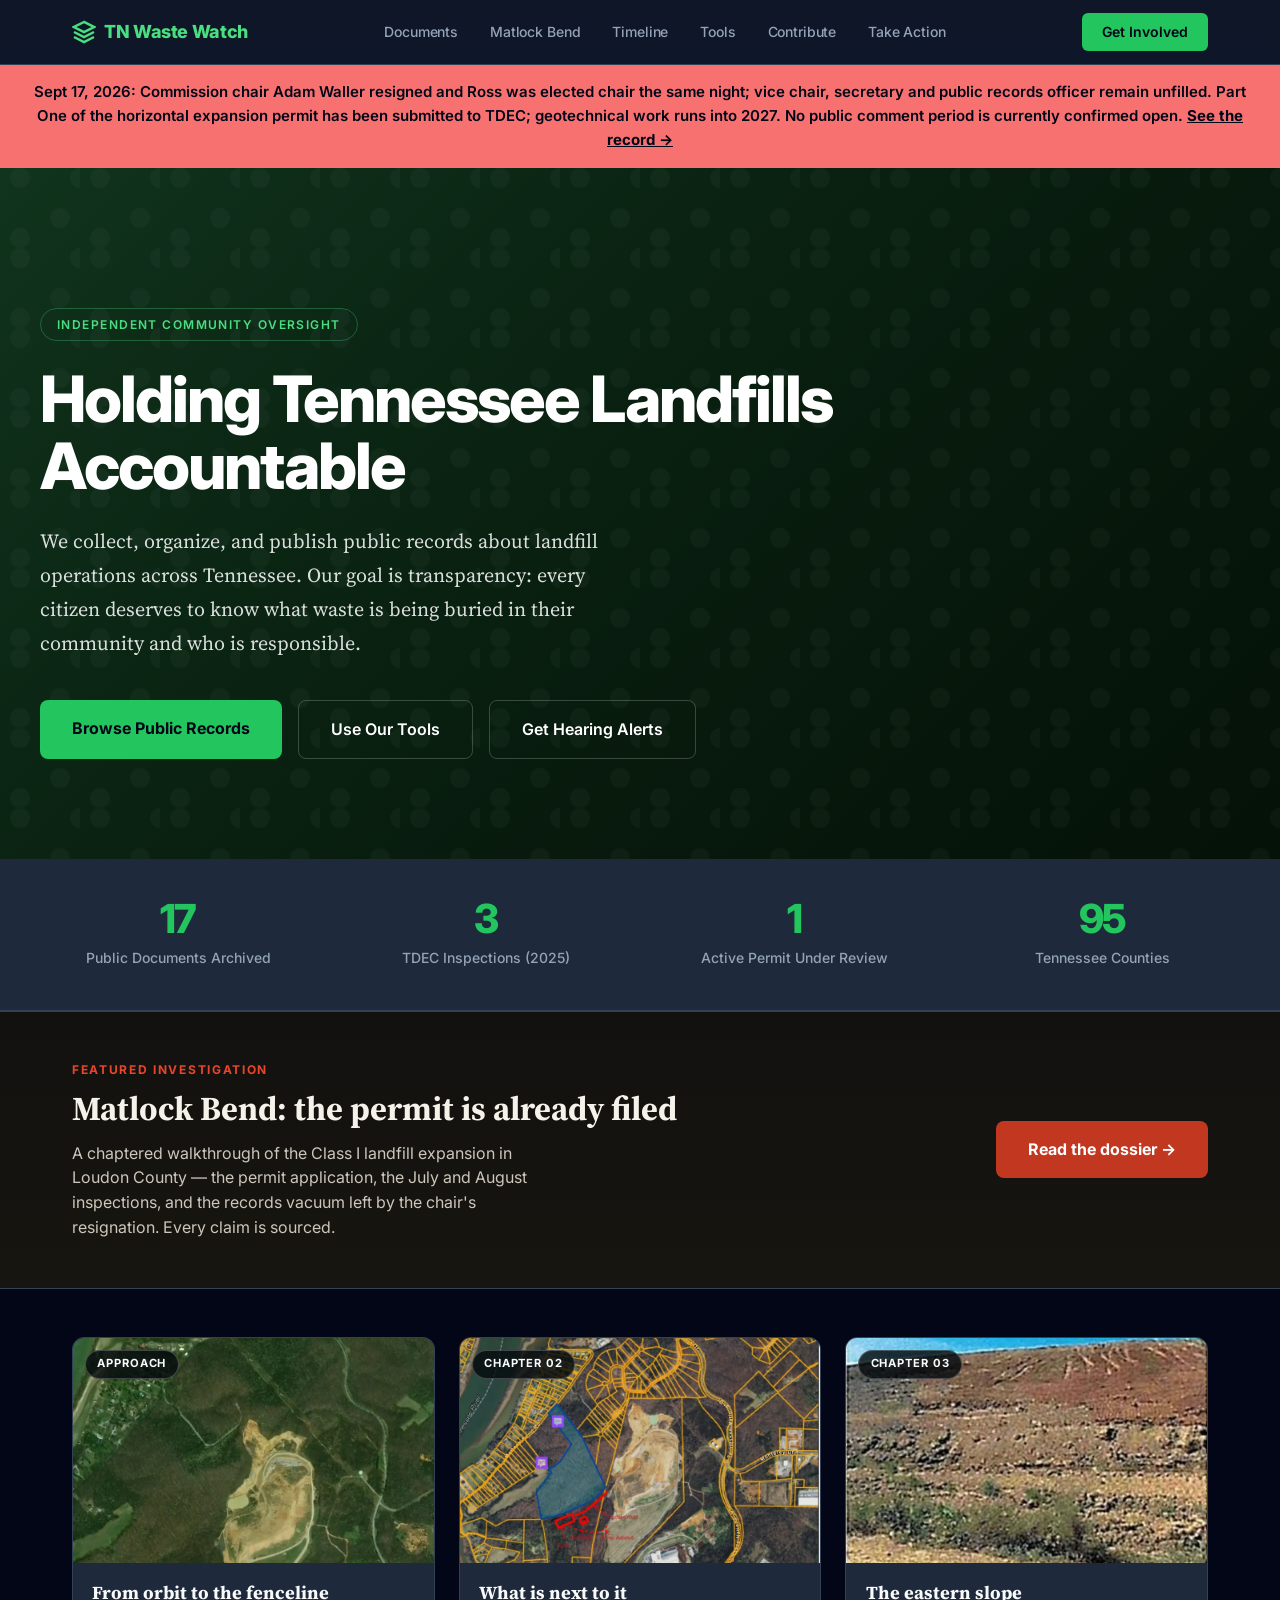
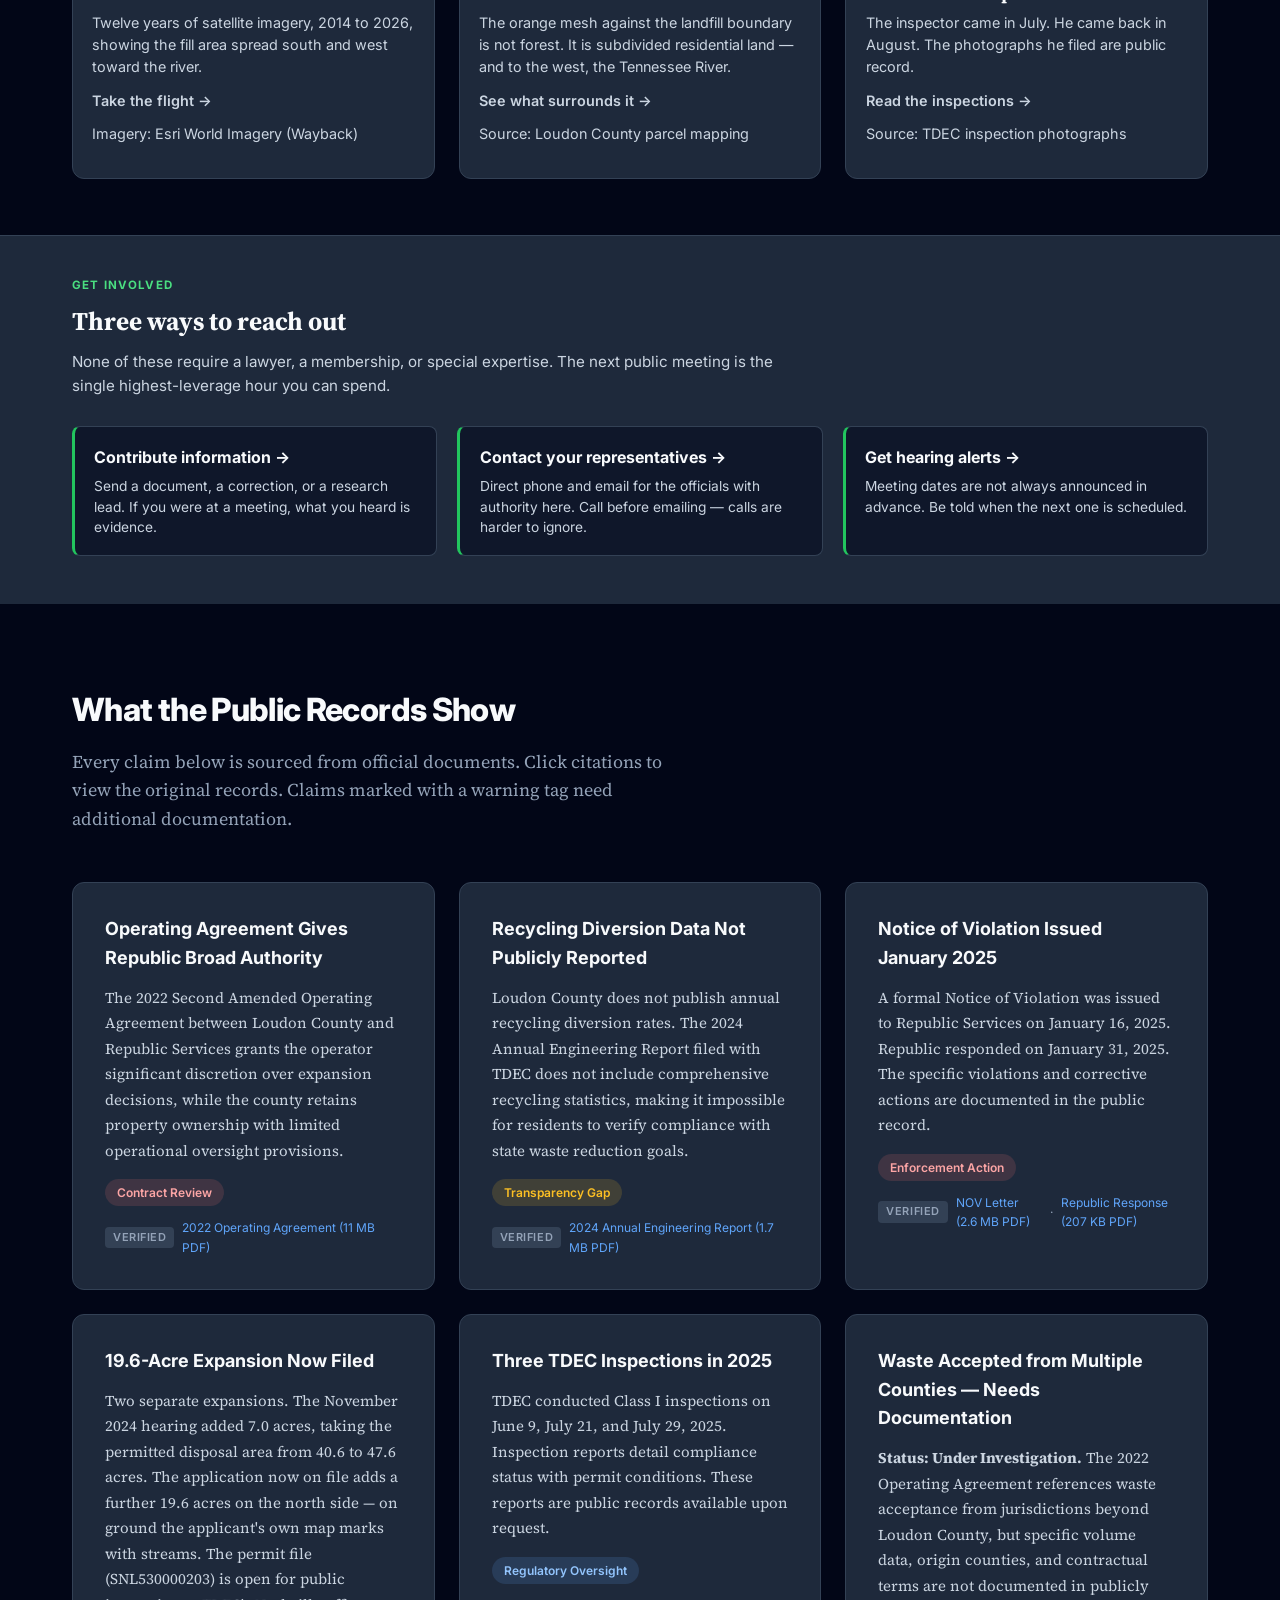
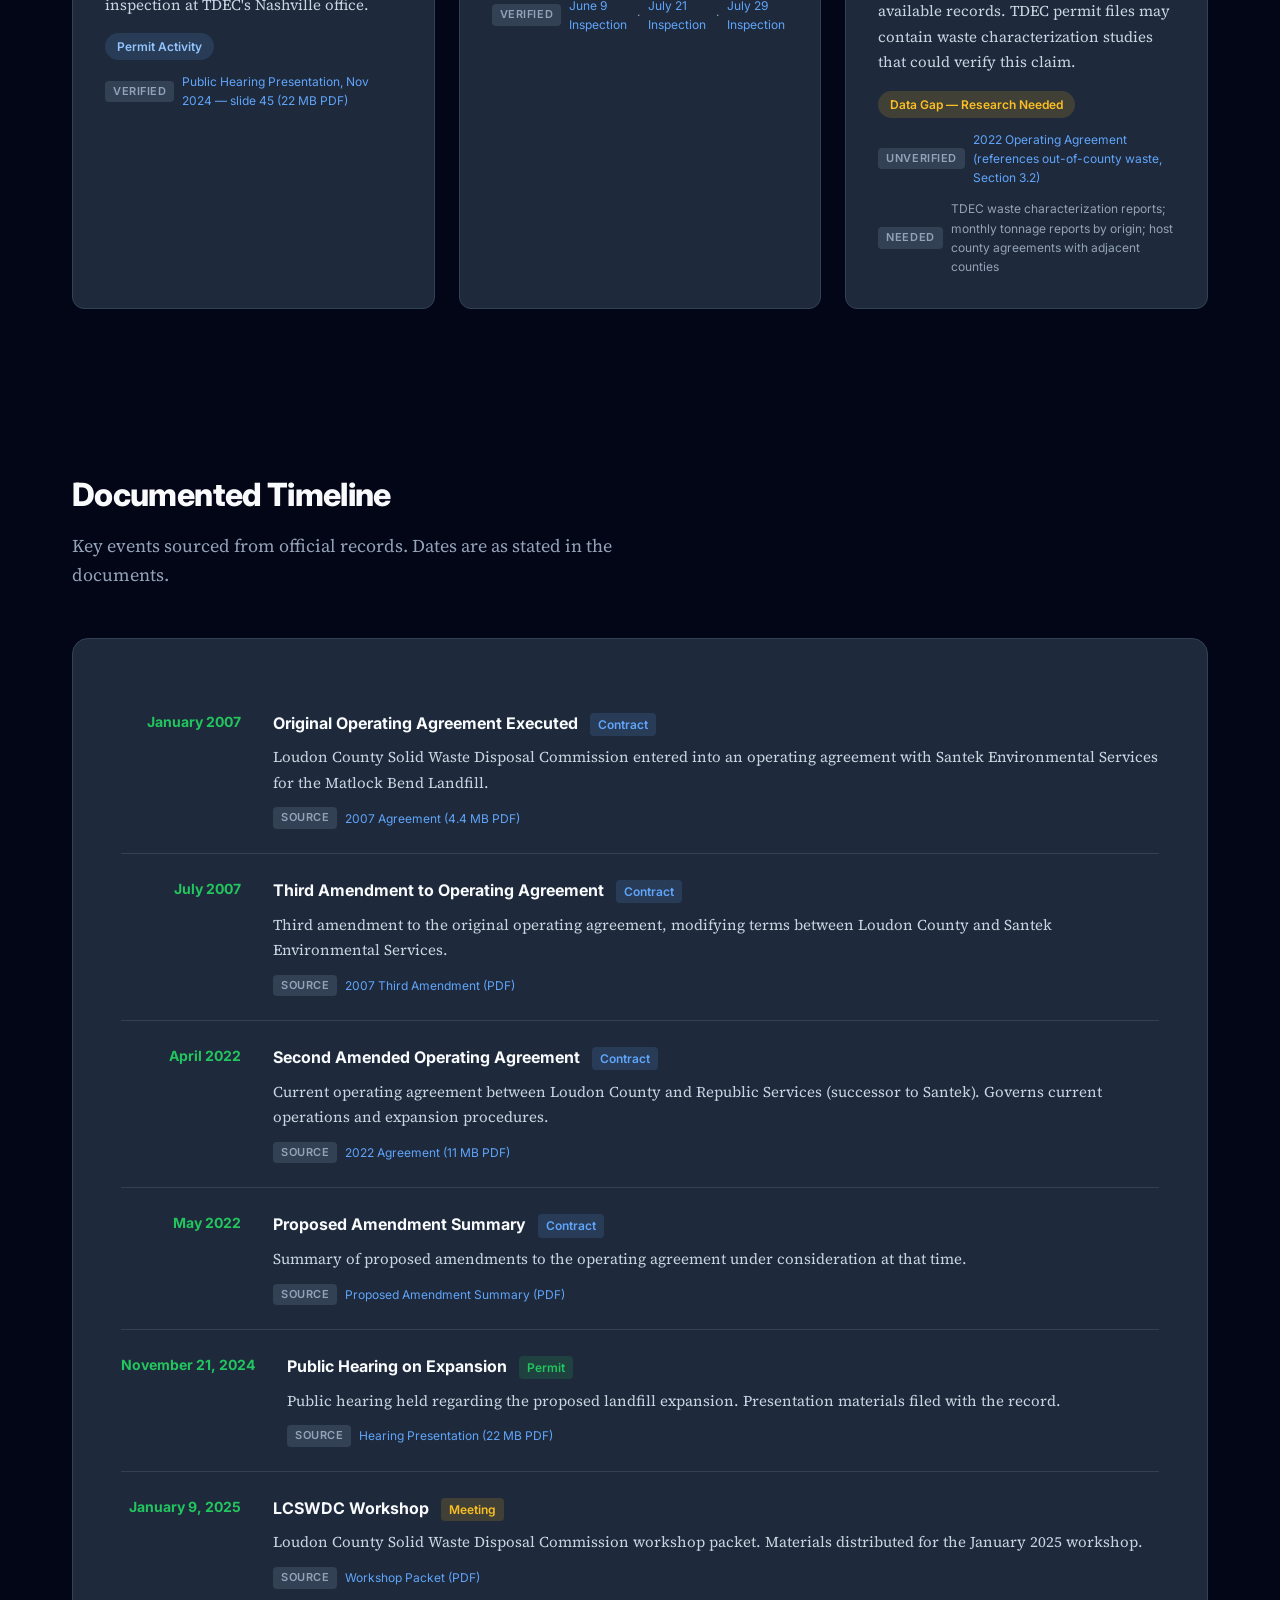
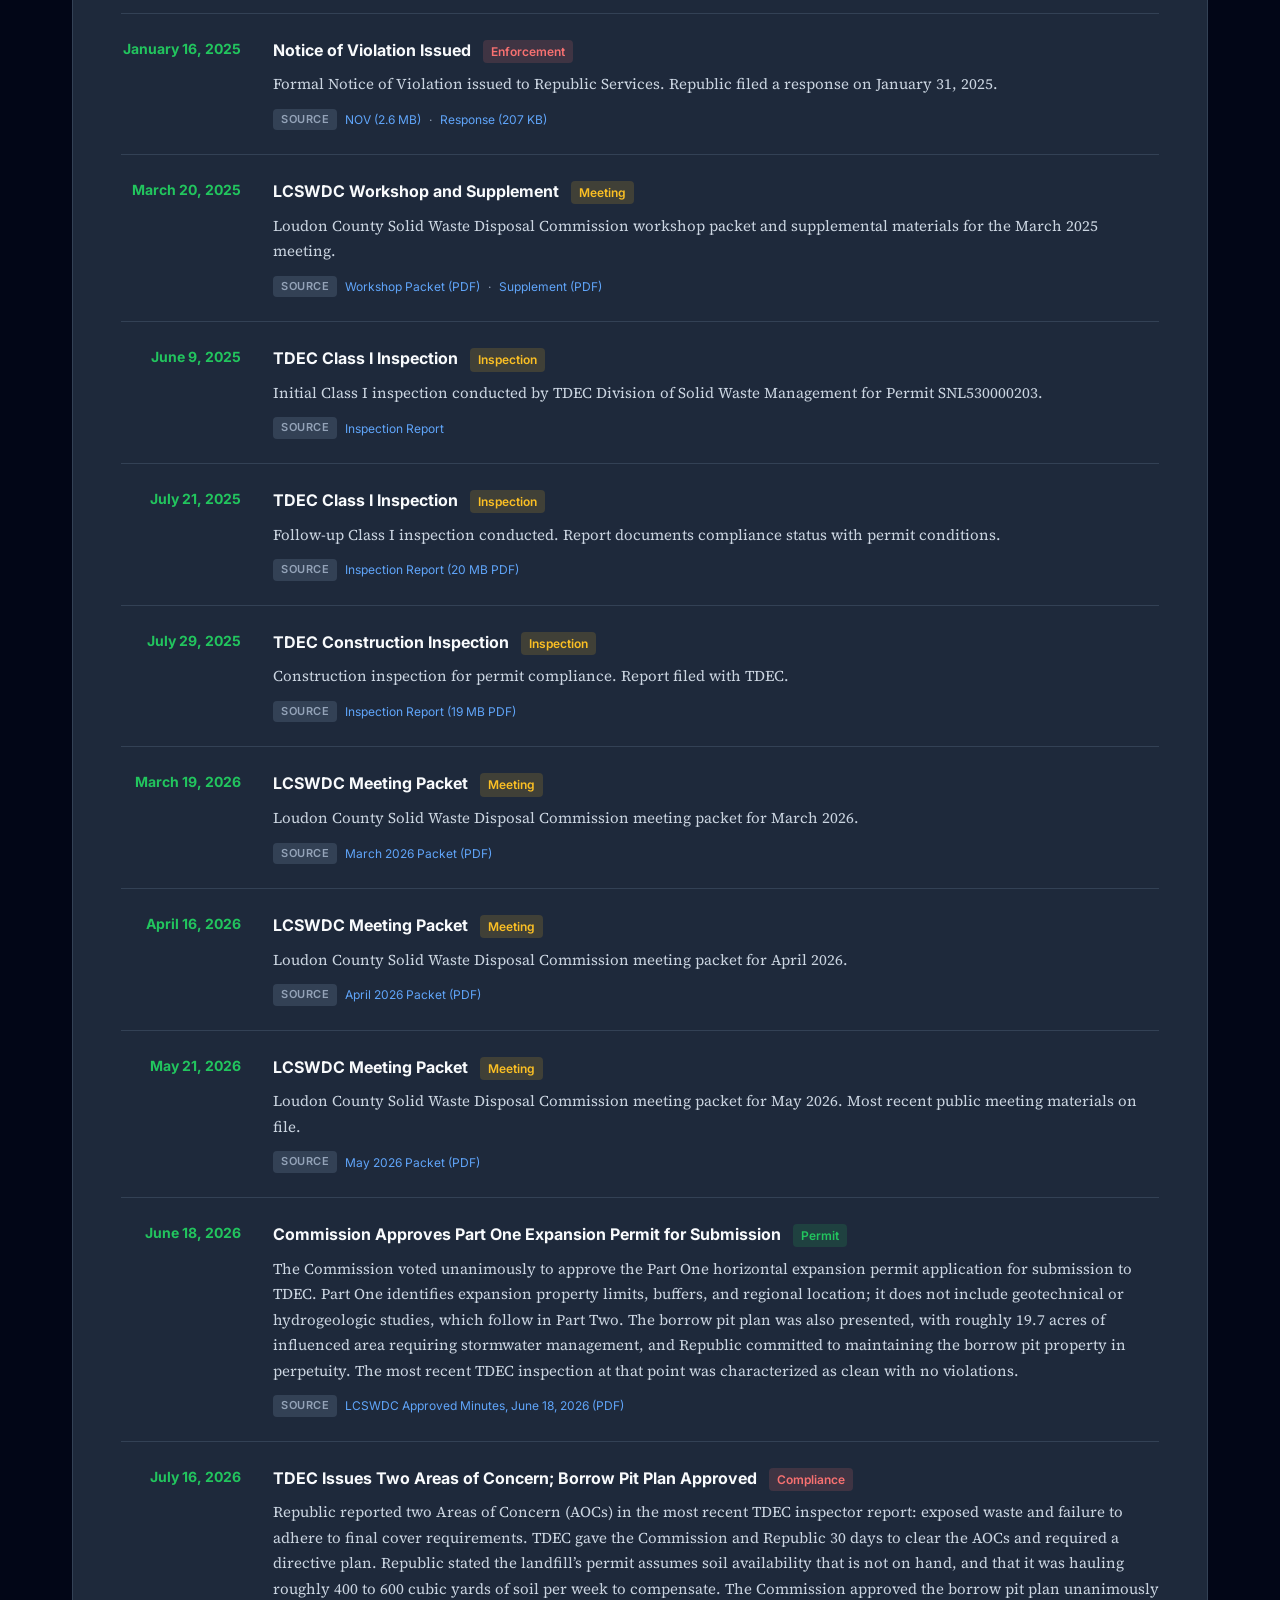
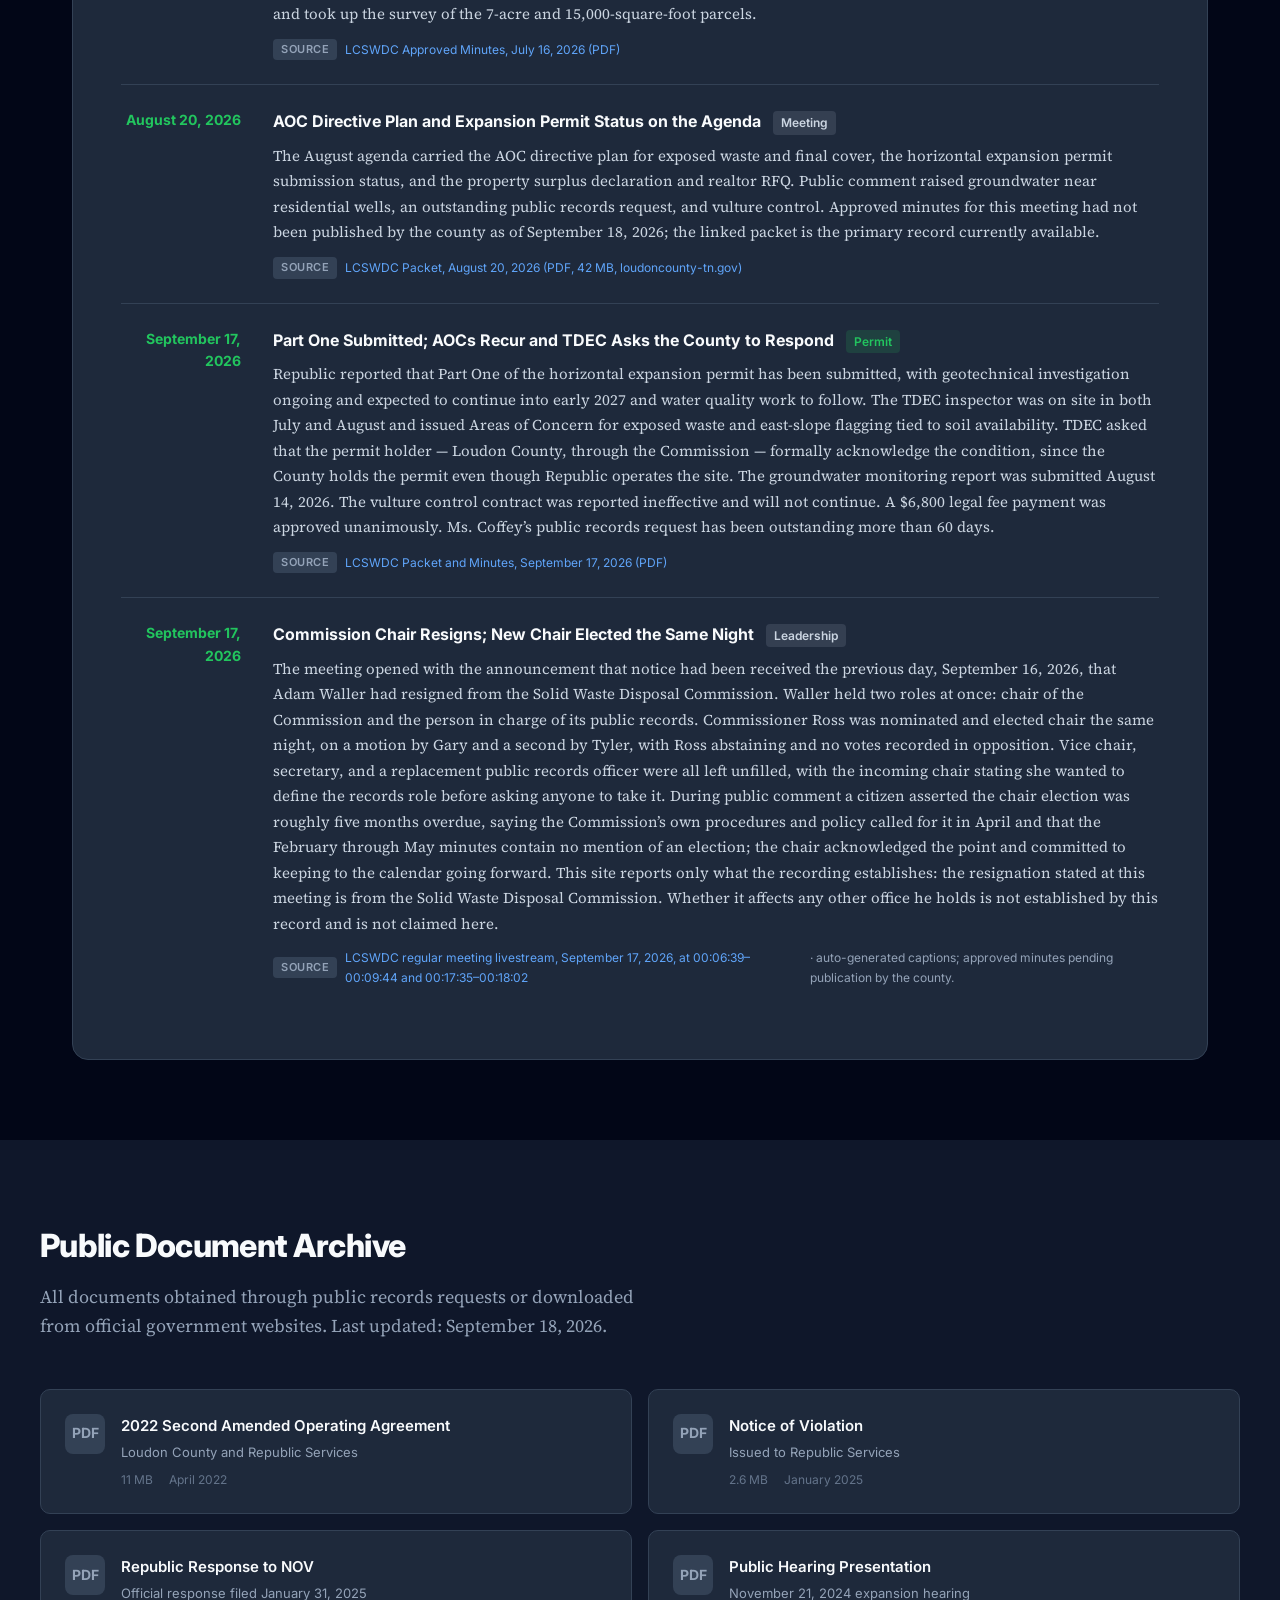
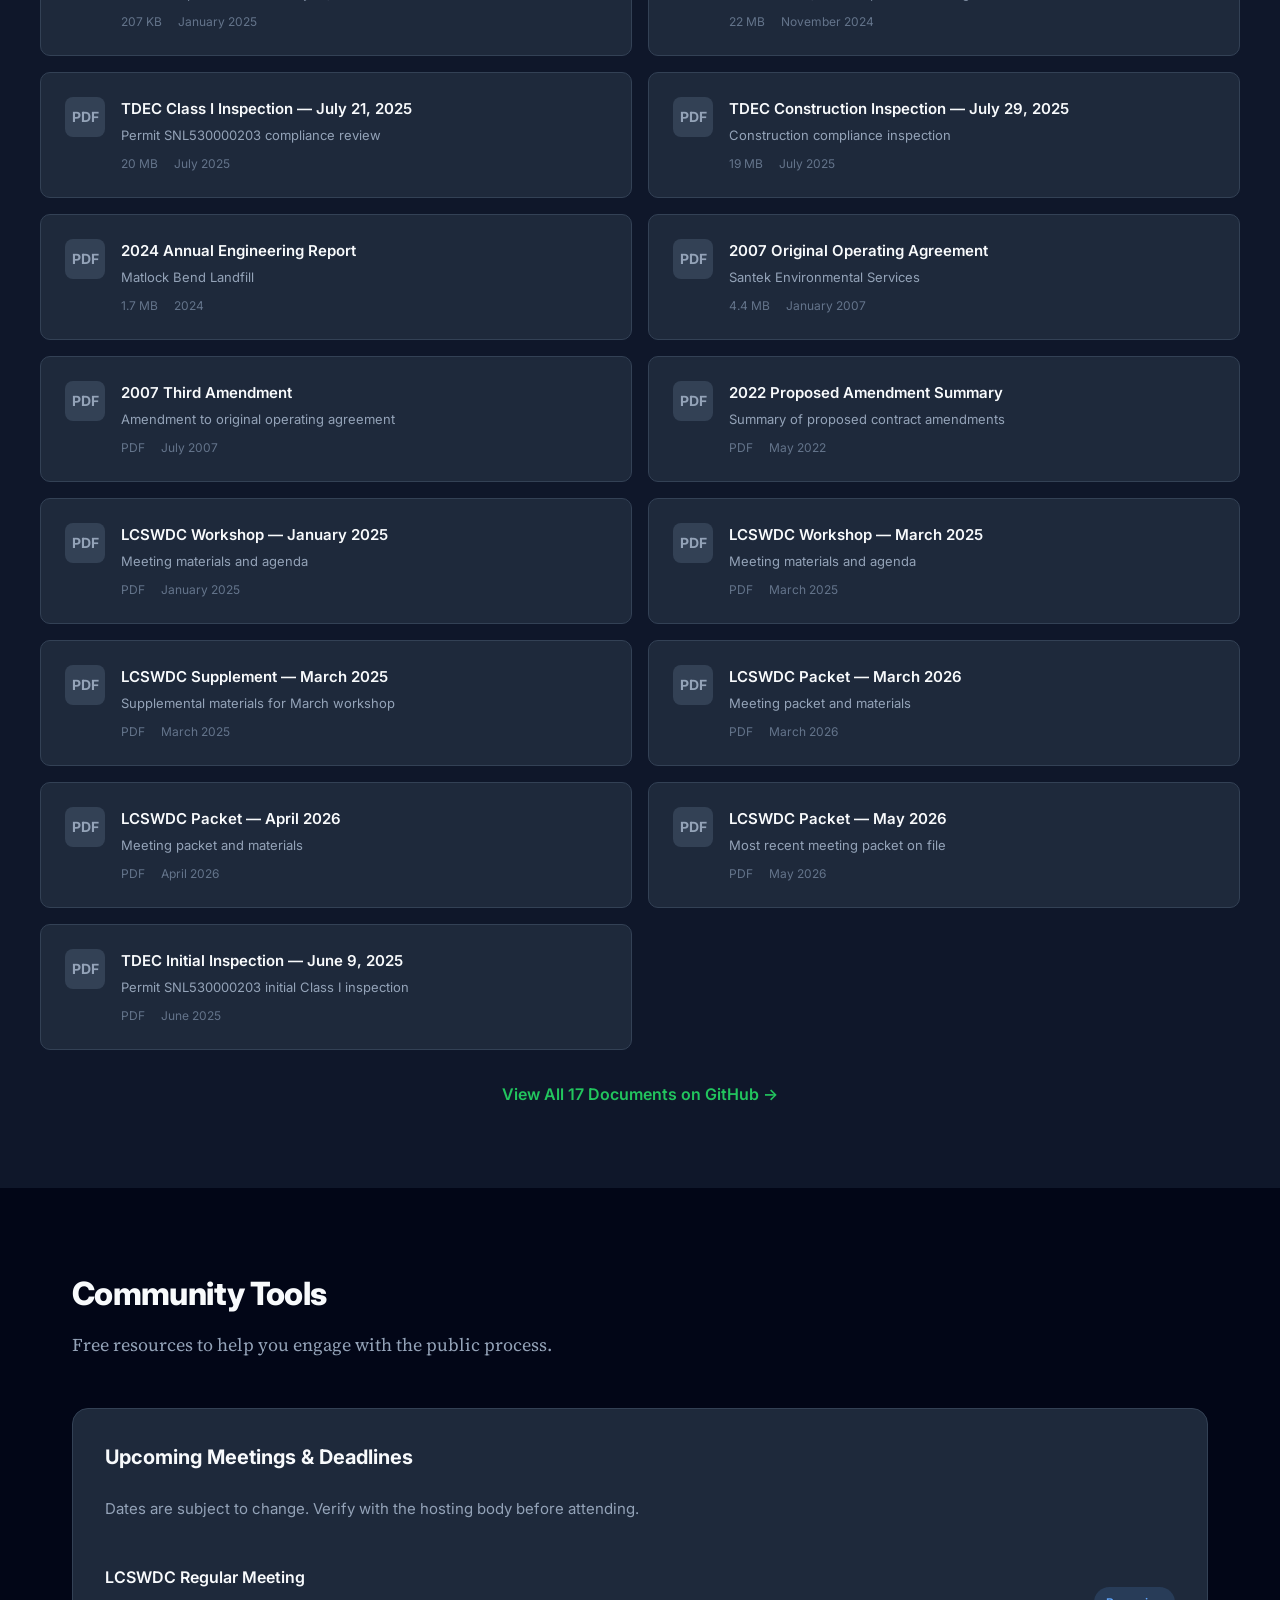
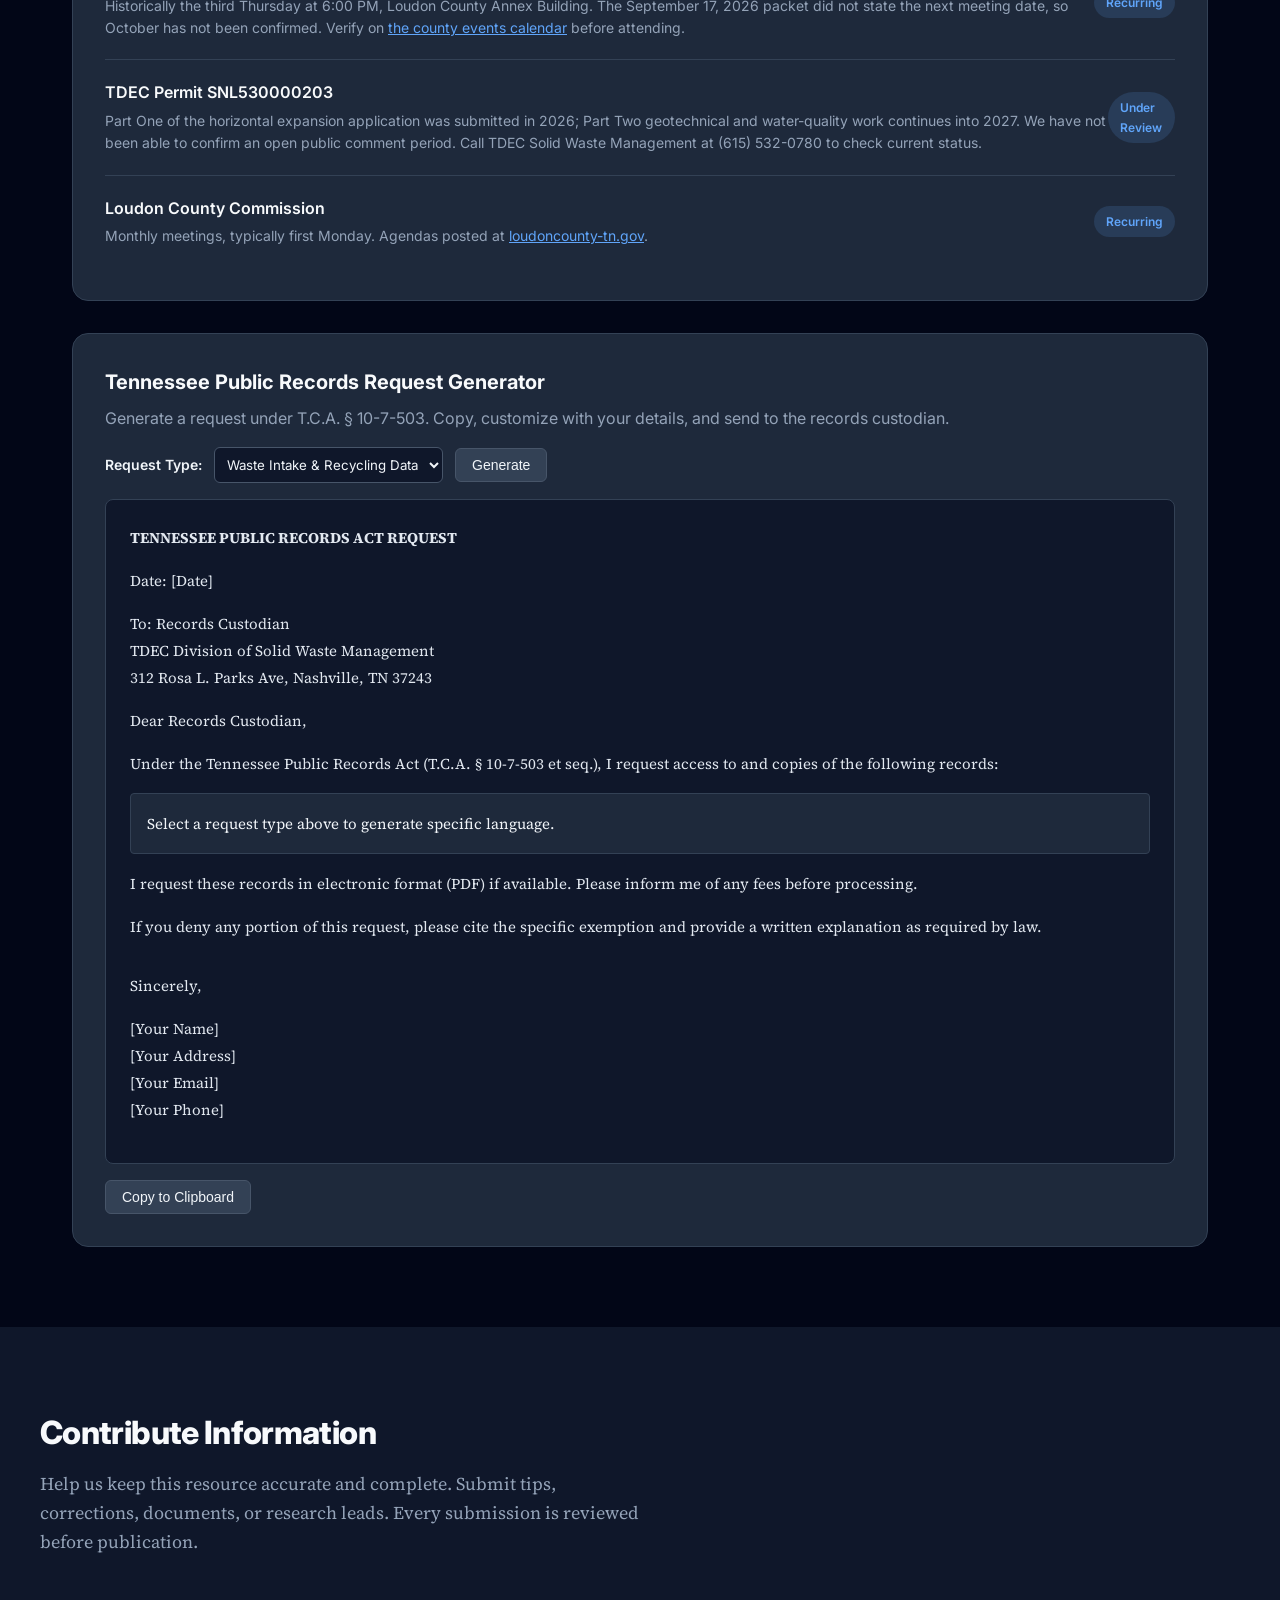
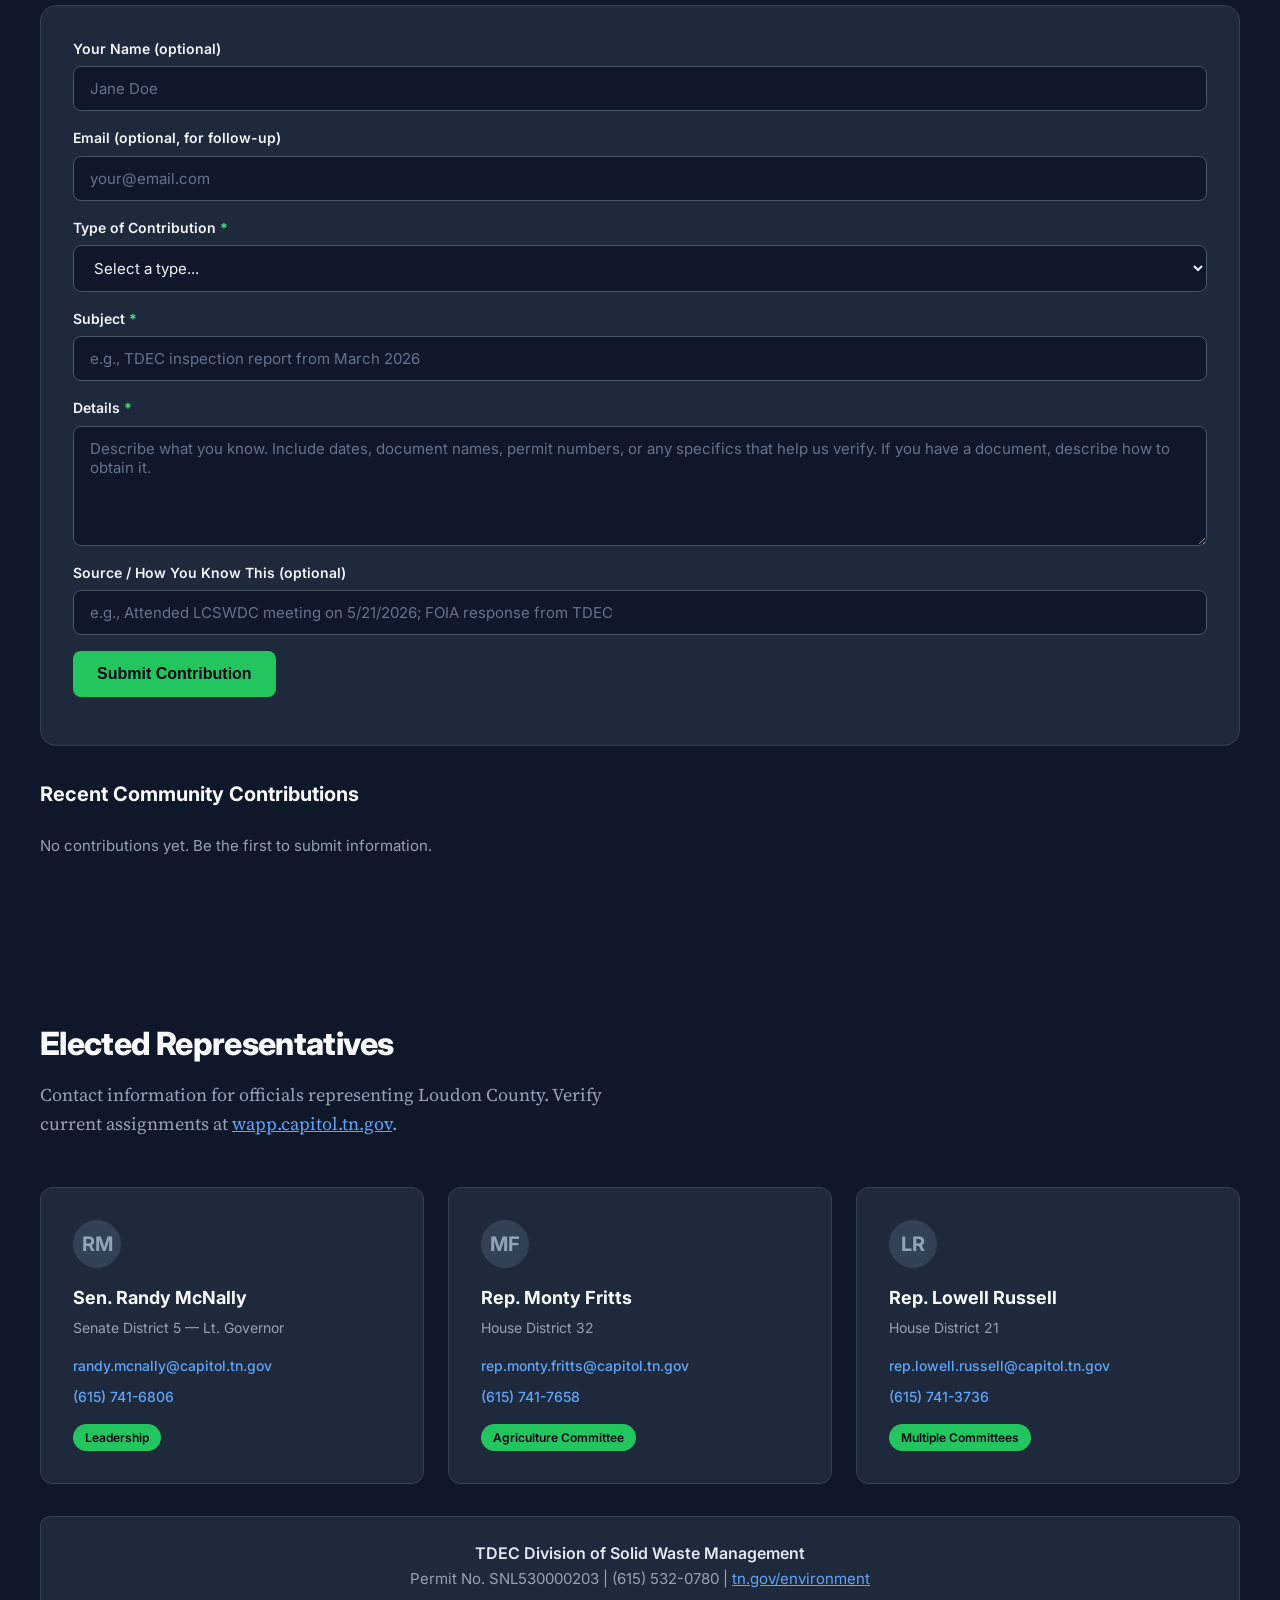
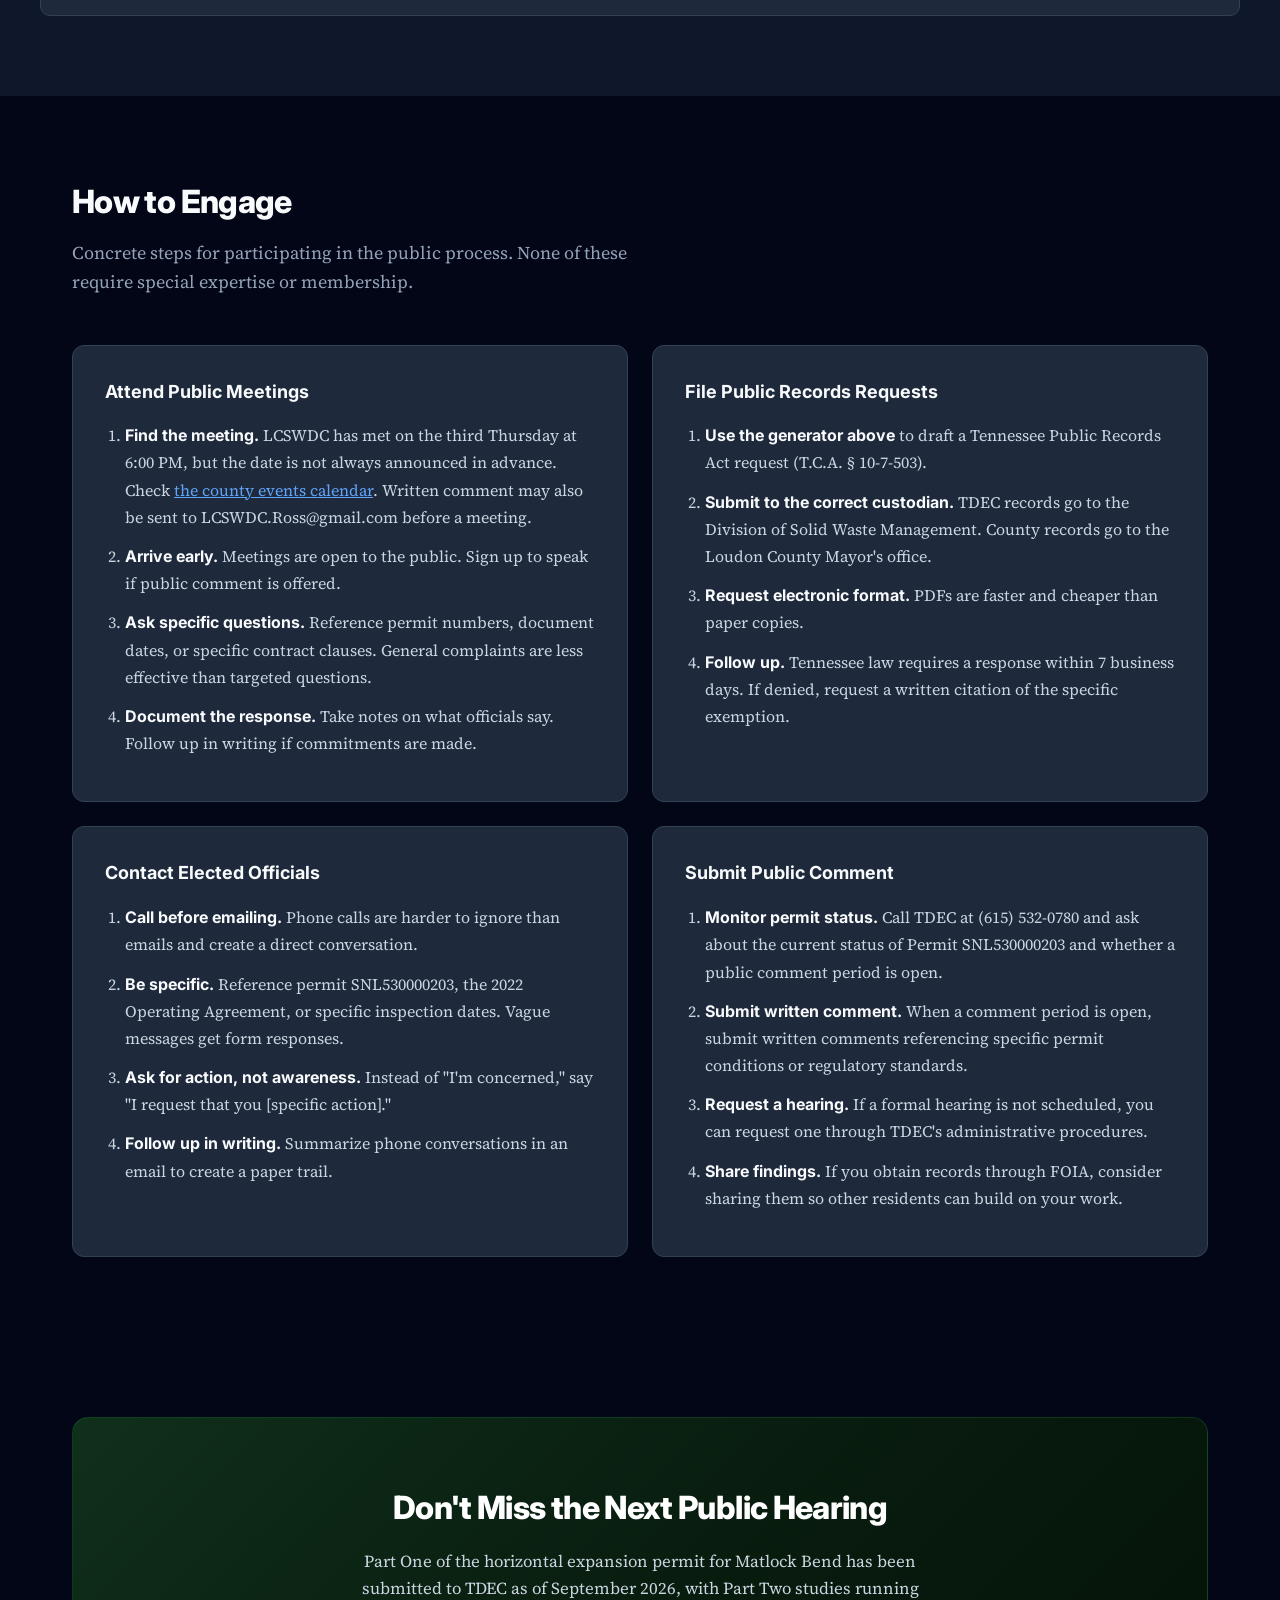
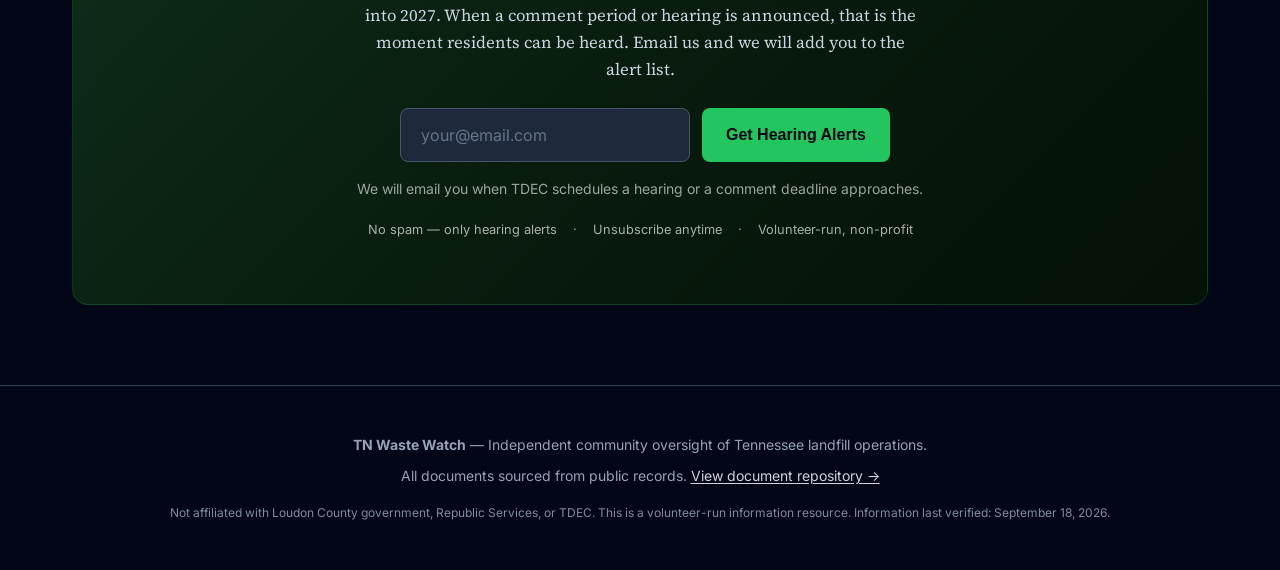
<file: index.html>
<!DOCTYPE html>
<html lang="en">
<head>
    <meta charset="UTF-8">
    <meta name="viewport" content="width=device-width, initial-scale=1.0">
    <title>TN Waste Watch — Tennessee Landfill Accountability</title>
    <!-- Without this the browser auto-requests /favicon.ico, which does not
         exist on this host and logs a 404 on every page load. -->
    <link rel="icon" href="data:image/svg+xml,<svg xmlns='http://www.w3.org/2000/svg' viewBox='0 0 32 32'><rect width='32' height='32' fill='%230f172a'/><rect x='5' y='20' width='22' height='3' fill='%2322c55e'/></svg>">
    <meta name="description" content="Independent community oversight of Tennessee landfill operations. Public records, meeting schedules, and tools for civic engagement.">
    <meta name="keywords" content="Tennessee landfill, waste management, public records, TDEC, Loudon County, Republic Services, Matlock Bend">
    <meta name="author" content="TN Waste Watch">
    <meta property="og:title" content="TN Waste Watch — Tennessee Landfill Accountability">
    <meta property="og:description" content="Independent community oversight of Tennessee landfill operations.">
    <meta property="og:type" content="website">
    <meta property="og:url" content="https://tnwaste.org">
    <meta property="og:image" content="https://tnwaste.org/og-image.png">
    <meta property="og:image:width" content="1200">
    <meta property="og:image:height" content="630">
    <meta property="og:image:alt" content="TN Waste Watch — Tennessee Landfill Accountability">
    <meta name="twitter:image" content="https://tnwaste.org/og-image.png">
    <meta name="twitter:card" content="summary_large_image">
    <link rel="canonical" href="https://tnwaste.org">
    <link rel="preconnect" href="https://fonts.googleapis.com">
    <link href="https://fonts.googleapis.com/css2?family=Inter:wght@400;500;600;700;800&family=Source+Serif+4:ital,wght@0,400;0,600;1,400&display=swap" rel="stylesheet">
    <script type="application/ld+json">
    {
        "@context": "https://schema.org",
        "@type": "Organization",
        "name": "TN Waste Watch",
        "url": "https://tnwaste.org",
        "description": "Independent community oversight of Tennessee landfill operations"
    }
    </script>
    <style>
        :root {
            --forest: #22c55e;
            --forest-dark: #16a34a;
            --forest-light: #4ade80;
            --sky: #60a5fa;
            --sky-dark: #3b82f6;
            --amber: #fbbf24;
            --rose: #f87171;
            --slate-50: #0f172a;
            --slate-100: #1e293b;
            --slate-200: #334155;
            --slate-300: #475569;
            --slate-400: #64748b;
            --slate-500: #94a3b8;
            --slate-600: #cbd5e1;
            --slate-700: #e2e8f0;
            --slate-800: #f1f5f9;
            --slate-900: #f8fafc;
            --max-width: 1200px;
            --font-sans: 'Inter', -apple-system, BlinkMacSystemFont, sans-serif;
            --font-serif: 'Source Serif 4', Georgia, serif;
        }

        * { margin: 0; padding: 0; box-sizing: border-box; }

        body {
            font-family: var(--font-sans);
            color: var(--slate-700);
            line-height: 1.6;
            background: #020617;
            -webkit-font-smoothing: antialiased;
        }

        /* Navigation */
        /* The nav is fixed at 64px, so an anchored section would otherwise land
           underneath it. Offset every in-page target by the nav height. */
        [id] { scroll-margin-top: 76px; }

        .nav {
            position: fixed;
            top: 0; left: 0; right: 0;
            background: rgba(15, 23, 42, 0.96);
            backdrop-filter: blur(12px);
            border-bottom: 1px solid var(--slate-200);
            z-index: 1000;
        }
        .nav-inner {
            max-width: var(--max-width);
            margin: 0 auto;
            padding: 0 2rem;
            display: flex;
            align-items: center;
            justify-content: space-between;
            height: 64px;
        }
        .nav-logo {
            font-weight: 800;
            font-size: 1.125rem;
            color: var(--forest-light);
            text-decoration: none;
            display: flex;
            align-items: center;
            gap: 0.5rem;
            letter-spacing: -0.02em;
        }
        .nav-logo svg { width: 24px; height: 24px; }
        .nav-links {
            display: flex;
            gap: 2rem;
            list-style: none;
        }
        .nav-links a {
            color: var(--slate-500);
            text-decoration: none;
            font-weight: 500;
            font-size: 0.875rem;
            transition: color 0.2s;
            letter-spacing: -0.01em;
        }
        .nav-links a:hover { color: var(--forest-light); }
        .nav-cta {
            background: var(--forest);
            color: #020617;
            padding: 0.5rem 1.25rem;
            border-radius: 6px;
            font-weight: 600;
            font-size: 0.875rem;
            text-decoration: none;
            transition: background 0.2s;
        }
        .nav-cta:hover { background: var(--forest-light); }

        /* Mobile menu toggle. Hidden on desktop; the only way to reach the nav
           links below 900px, where .nav-links is display:none. */
        .nav-toggle {
            display: none;
            background: none;
            border: 1px solid var(--slate-200);
            border-radius: 6px;
            padding: 0.4rem 0.55rem;
            cursor: pointer;
            color: var(--slate-500);
            line-height: 0;
        }
        .nav-toggle svg { width: 20px; height: 20px; }
        .nav-toggle:hover { color: var(--forest-light); }
        .nav-toggle .icon-close { display: none; }
        .nav-toggle[aria-expanded="true"] .icon-open { display: none; }
        .nav-toggle[aria-expanded="true"] .icon-close { display: block; }

        /* Hero */
        .hero {
            padding: 140px 2rem 100px;
            background: linear-gradient(135deg, #0f2818 0%, #051208 100%);
            color: white;
            position: relative;
            overflow: hidden;
        }
        .hero::before {
            content: '';
            position: absolute;
            top: 0; left: 0; right: 0; bottom: 0;
            background: linear-gradient(135deg, rgba(34,197,94,0.08) 0%, rgba(5,18,8,0.95) 100%);
        }
        .hero-pattern {
            position: absolute;
            top: 0; left: 0; right: 0; bottom: 0;
            opacity: 0.03;
            background-image: url("data:image/svg+xml,%3Csvg width='80' height='80' viewBox='0 0 80 80' xmlns='http://www.w3.org/2000/svg'%3E%3Cg fill='none' fill-rule='evenodd'%3E%3Cg fill='%23ffffff'%3E%3Cpath d='M50 50c0-5.523 4.477-10 10-10s10 4.477 10 10-4.477 10-10 10-10-4.477-10-10zM10 10c0-5.523 4.477-10 10-10s10 4.477 10 10-4.477 10-10 10S10 15.523 10 10zM10 70c0-5.523 4.477-10 10-10s10 4.477 10 10-4.477 10-10 10S10 75.523 10 70zM70 10c0-5.523 4.477-10 10-10s10 4.477 10 10-4.477 10-10 10S70 15.523 70 10z'/%3E%3C/g%3E%3C/g%3E%3C/svg%3E");
        }
        .hero-inner {
            max-width: var(--max-width);
            margin: 0 auto;
            position: relative;
            z-index: 1;
        }
        .hero-label {
            display: inline-block;
            border: 1px solid rgba(74,222,128,0.3);
            padding: 0.375rem 1rem;
            border-radius: 100px;
            font-size: 0.75rem;
            font-weight: 600;
            text-transform: uppercase;
            letter-spacing: 0.12em;
            margin-bottom: 1.5rem;
            color: var(--forest-light);
        }
        .hero h1 {
            font-size: clamp(2.5rem, 5vw, 4rem);
            font-weight: 800;
            line-height: 1.05;
            margin-bottom: 1.5rem;
            max-width: 800px;
            letter-spacing: -0.03em;
        }
        .hero p {
            font-family: var(--font-serif);
            font-size: 1.25rem;
            opacity: 0.85;
            max-width: 600px;
            margin-bottom: 2.5rem;
            line-height: 1.7;
        }
        .hero-ctas {
            display: flex;
            gap: 1rem;
            flex-wrap: wrap;
        }
        .hero-cta-primary {
            background: var(--forest);
            color: #020617;
            padding: 1rem 2rem;
            border-radius: 8px;
            font-weight: 700;
            font-size: 1rem;
            text-decoration: none;
            transition: transform 0.2s, box-shadow 0.2s;
        }
        .hero-cta-primary:hover {
            transform: translateY(-2px);
            box-shadow: 0 12px 40px rgba(34,197,94,0.25);
        }
        .hero-cta-secondary {
            background: transparent;
            color: white;
            padding: 1rem 2rem;
            border-radius: 8px;
            font-weight: 600;
            font-size: 1rem;
            text-decoration: none;
            border: 1px solid rgba(255,255,255,0.2);
            transition: background 0.2s, border-color 0.2s;
        }
        .hero-cta-secondary:hover { background: rgba(255,255,255,0.05); border-color: rgba(255,255,255,0.4); }

        /* Entry point to the /dossier/ scrollytelling piece. It lives at its
           own URL with its own engine, so this band is the only way in from
           the main site -- without it the dossier is unreachable. */
        /* ---- Chapter highlight cards: visual doorways into /dossier/ ---- */
        .ch-cards {
            max-width: var(--max-width);
            margin: 0 auto;
            padding: 3rem 2rem 3.5rem;
            display: grid;
            grid-template-columns: repeat(auto-fit, minmax(17rem, 1fr));
            gap: 1.5rem;
        }
        .ch-card {
            display: flex;
            flex-direction: column;
            text-decoration: none;
            border: 1px solid var(--slate-200);
            border-radius: 0.75rem;
            overflow: hidden;
            background: var(--slate-100);
            transition: transform 160ms ease, border-color 160ms ease;
        }
        .ch-card:hover {
            transform: translateY(-3px);
            border-color: var(--forest);
        }
        .ch-card:focus-visible {
            outline: 2px solid var(--forest-light);
            outline-offset: 2px;
        }
        .ch-card-media {
            position: relative;
            aspect-ratio: 16 / 10;
            overflow: hidden;
            background: #0b0d10;
        }
        .ch-card-media img {
            width: 100%;
            height: 100%;
            object-fit: cover;
            display: block;
        }
        .ch-card-badge {
            position: absolute;
            left: 0.75rem;
            top: 0.75rem;
            font-family: var(--font-sans);
            font-size: 0.7rem;
            font-weight: 700;
            letter-spacing: 0.08em;
            text-transform: uppercase;
            color: #f8fafc;
            background: rgba(6, 10, 14, 0.82);
            border: 1px solid rgba(248, 250, 252, 0.22);
            border-radius: 999px;
            padding: 0.3rem 0.7rem;
        }
        .ch-card-body { padding: 1.1rem 1.2rem 1.3rem; }
        .ch-card-body h3 {
            font-family: var(--font-serif);
            font-size: 1.15rem;
            line-height: 1.3;
            color: var(--slate-900);
            margin: 0 0 0.45rem;
        }
        .ch-card-body p {
            font-size: 0.9rem;
            line-height: 1.55;
            color: var(--slate-600);
            margin: 0 0 0.7rem;
        }
        .ch-card-more {
            font-size: 0.82rem;
            font-weight: 600;
            color: var(--forest-light);
        }
        .ch-card-credit {
            font-size: 0.68rem;
            color: var(--slate-400);
            margin: 0;
        }
        @media (prefers-reduced-motion: reduce) {
            .ch-card { transition: none; }
            .ch-card:hover { transform: none; }
        }

        /* ---- Outreach band: the three ways to reach out, above the fold ---- */
        .reach-band {
            border-top: 1px solid var(--slate-200);
            background: var(--slate-100);
        }
        .reach-inner {
            max-width: var(--max-width);
            margin: 0 auto;
            padding: 2.5rem 2rem 3rem;
        }
        .reach-head {
            font-family: var(--font-sans);
            font-size: 0.72rem;
            font-weight: 700;
            letter-spacing: 0.1em;
            text-transform: uppercase;
            color: var(--forest-light);
            margin: 0 0 0.4rem;
        }
        .reach-inner > h2 {
            font-family: var(--font-serif);
            font-size: 1.6rem;
            color: var(--slate-900);
            margin: 0 0 0.5rem;
        }
        .reach-inner > p.reach-sub {
            font-size: 0.95rem;
            color: var(--slate-600);
            margin: 0 0 1.75rem;
            max-width: 46rem;
        }
        .reach-grid {
            display: grid;
            grid-template-columns: repeat(auto-fit, minmax(16rem, 1fr));
            gap: 1.25rem;
        }
        .reach-item {
            display: block;
            text-decoration: none;
            border: 1px solid var(--slate-200);
            border-left: 3px solid var(--forest);
            border-radius: 0.5rem;
            padding: 1.1rem 1.2rem;
            background: var(--slate-50);
            transition: border-color 160ms ease, transform 160ms ease;
        }
        .reach-item:hover {
            border-color: var(--forest);
            transform: translateY(-2px);
        }
        .reach-item:focus-visible {
            outline: 2px solid var(--forest-light);
            outline-offset: 2px;
        }
        .reach-item h3 {
            font-size: 1rem;
            color: var(--slate-900);
            margin: 0 0 0.35rem;
        }
        .reach-item p {
            font-size: 0.86rem;
            line-height: 1.5;
            color: var(--slate-600);
            margin: 0;
        }
        @media (prefers-reduced-motion: reduce) {
            .reach-item { transition: none; }
            .reach-item:hover { transform: none; }
        }

        .dossier-band {
            border-top: 1px solid var(--slate-200);
            border-bottom: 1px solid var(--slate-200);
            background: linear-gradient(180deg, #121110 0%, #17150f 100%);
        }
        .dossier-band-inner {
            max-width: var(--max-width);
            margin: 0 auto;
            padding: 3rem 2rem;
            display: flex;
            align-items: center;
            gap: 2.5rem;
            flex-wrap: wrap;
        }
        .dossier-band-copy { flex: 1 1 24rem; }
        .dossier-band-label {
            font-size: 0.75rem;
            letter-spacing: 0.14em;
            text-transform: uppercase;
            color: #e8462a;
            font-weight: 700;
            margin-bottom: 0.6rem;
        }
        .dossier-band h2 {
            font-family: var(--font-serif);
            font-size: clamp(1.5rem, 3.5vw, 2.1rem);
            line-height: 1.22;
            color: #f5f2ea;
            margin: 0 0 0.7rem;
        }
        .dossier-band p {
            color: #cdc6ba;
            font-size: 1rem;
            line-height: 1.55;
            margin: 0;
            max-width: 46ch;
        }
        .dossier-band-cta {
            flex: 0 0 auto;
            display: inline-flex;
            align-items: center;
            gap: 0.6rem;
            min-height: 44px;
            padding: 1rem 2rem;
            border-radius: 8px;
            /* White on #e8462a measured 3.93:1, under the AA floor. This is the
               primary call to action, so it has to be legible: #c2371f keeps
               the same red identity at 5.44:1. */
            background: #c2371f;
            color: #fff;
            font-weight: 700;
            font-size: 1rem;
            text-decoration: none;
            transition: transform 0.2s, box-shadow 0.2s;
        }
        .dossier-band-cta:hover {
            transform: translateY(-2px);
            box-shadow: 0 12px 40px rgba(232,70,42,0.3);
        }
        @media (prefers-reduced-motion: reduce) {
            .dossier-band-cta { transition: none; }
            .dossier-band-cta:hover { transform: none; }
        }
        @media (max-width: 700px) {
            .dossier-band-inner { padding: 2.2rem 1.25rem; gap: 1.5rem; }
            .dossier-band-cta { width: 100%; justify-content: center; }
        }

        /* Alert Banner */
        .alert-banner {
            background: var(--rose);
            color: #020617;
            padding: 1rem 2rem;
            text-align: center;
            font-weight: 600;
            font-size: 0.9375rem;
        }
        .alert-banner a {
            color: #020617;
            text-decoration: underline;
            font-weight: 700;
        }

        /* Stats Bar */
        .stats-bar {
            background: var(--slate-100);
            border-bottom: 1px solid var(--slate-200);
            padding: 2.5rem 2rem;
        }
        .stats-inner {
            max-width: var(--max-width);
            margin: 0 auto;
            display: grid;
            grid-template-columns: repeat(4, 1fr);
            gap: 2rem;
        }
        .stat {
            text-align: center;
        }
        .stat-number {
            font-size: 2.5rem;
            font-weight: 800;
            color: var(--forest);
            line-height: 1;
            letter-spacing: -0.03em;
        }
        .stat-label {
            font-size: 0.875rem;
            color: var(--slate-500);
            margin-top: 0.5rem;
            font-weight: 500;
        }

        /* Sections */
        .section {
            padding: 5rem 2rem;
            max-width: var(--max-width);
            margin: 0 auto;
        }
        .section-header {
            margin-bottom: 3rem;
        }
        .section-header h2 {
            font-size: 2rem;
            font-weight: 800;
            color: var(--slate-900);
            margin-bottom: 0.75rem;
            letter-spacing: -0.02em;
        }
        .section-header p {
            font-size: 1.125rem;
            color: var(--slate-500);
            max-width: 600px;
            font-family: var(--font-serif);
            line-height: 1.6;
        }

        /* Citation */
        .citation {
            font-size: 0.75rem;
            /* Measured 3.07:1 on the card and 3.75:1 in the timeline -- both
               under the 4.5:1 AA floor for text this size. These lines are the
               source attributions, the part of an accountability page a
               sceptical reader most needs to read. --slate-500 measures 5.71:1
               and 6.96:1 and still reads as secondary. */
            color: var(--slate-500);
            margin-top: 0.75rem;
            display: flex;
            align-items: center;
            gap: 0.5rem;
        }
        .citation a {
            color: var(--sky);
            text-decoration: none;
        }
        .citation a:hover { text-decoration: underline; }
        .citation-tag {
            background: var(--slate-200);
            padding: 0.125rem 0.5rem;
            border-radius: 4px;
            font-size: 0.6875rem;
            font-weight: 600;
            color: var(--slate-500);
            text-transform: uppercase;
            letter-spacing: 0.05em;
        }

        /* Problem Cards */
        .problems-grid {
            display: grid;
            grid-template-columns: repeat(3, 1fr);
            gap: 1.5rem;
        }
        .problem-card {
            background: var(--slate-100);
            border-radius: 12px;
            padding: 2rem;
            border: 1px solid var(--slate-200);
            transition: box-shadow 0.2s, border-color 0.2s;
        }
        .problem-card:hover {
            box-shadow: 0 4px 24px rgba(0,0,0,0.3);
            border-color: var(--slate-300);
        }
        .problem-card h3 {
            font-size: 1.125rem;
            font-weight: 700;
            margin-bottom: 0.75rem;
            color: var(--slate-900);
        }
        .problem-card p {
            font-size: 0.9375rem;
            color: var(--slate-600);
            line-height: 1.7;
            font-family: var(--font-serif);
        }
        .problem-tag {
            display: inline-block;
            padding: 0.25rem 0.75rem;
            border-radius: 100px;
            font-size: 0.75rem;
            font-weight: 600;
            margin-top: 1rem;
        }
        /* Tag text sits on a 15%-alpha chip over the dark card, so the chip
           barely lifts the background: --rose measured 4.26:1 and --sky 4.40:1,
           both just under the 4.5:1 floor for 12px text. Darkening the chip
           makes it worse, not better (it pulls the backdrop toward the text),
           so lighten the text one step instead: 6.20:1 each, same hue. */
        .tag-danger { background: rgba(248,113,113,0.15); color: #fca5a5; }
        .tag-warning { background: rgba(251,191,36,0.15); color: var(--amber); }
        .tag-info { background: rgba(96,165,250,0.15); color: #93c5fd; }

        /* The skip link had no styles at all: it rendered as an unstyled link
           on the page background at 2.15:1, and it is the first thing a
           keyboard user reaches. Keep it out of the visual flow until focused,
           then show it as a solid, high-contrast chip. */
        .skip-link {
            position: absolute;
            left: 0.75rem;
            top: -3rem;
            z-index: 200;
            padding: 0.7rem 1.1rem;
            border-radius: 0 0 8px 8px;
            background: var(--slate-900, #f8fafc);
            color: #0f172a;
            font-weight: 600;
            text-decoration: none;
            transition: top 0.15s ease-in;
        }
        .skip-link:focus {
            top: 0;
            outline: 3px solid var(--forest-light);
            outline-offset: 2px;
        }

        /* Timeline */
        .timeline {
            background: var(--slate-100);
            border-radius: 16px;
            padding: 3rem;
            border: 1px solid var(--slate-200);
        }
        .timeline-item {
            display: flex;
            gap: 2rem;
            padding: 1.5rem 0;
            border-bottom: 1px solid var(--slate-200);
        }
        .timeline-item:last-child { border-bottom: none; }
        .timeline-date {
            min-width: 120px;
            font-weight: 700;
            color: var(--forest);
            font-size: 0.875rem;
            text-align: right;
        }
        .timeline-content h4 {
            font-weight: 700;
            margin-bottom: 0.5rem;
            color: var(--slate-900);
            font-size: 1rem;
        }
        .timeline-content p {
            color: var(--slate-600);
            font-size: 0.9375rem;
            font-family: var(--font-serif);
            line-height: 1.7;
        }
        .timeline-badge {
            display: inline-block;
            padding: 0.125rem 0.5rem;
            border-radius: 4px;
            font-size: 0.75rem;
            font-weight: 600;
            margin-left: 0.5rem;
        }
        .badge-contract { background: rgba(96,165,250,0.15); color: var(--sky); }
        .badge-violation { background: rgba(248,113,113,0.15); color: var(--rose); }
        .badge-permit { background: rgba(251,191,36,0.15); color: var(--amber); }
        .badge-expansion { background: rgba(34,197,94,0.15); color: var(--forest); }
        .badge-meeting { background: rgba(148,163,184,0.18); color: var(--slate-600, #94a3b8); }

        /* Documents */
        .docs-grid {
            display: grid;
            grid-template-columns: repeat(2, 1fr);
            gap: 1rem;
        }
        .doc-card {
            background: var(--slate-100);
            border-radius: 10px;
            padding: 1.5rem;
            border: 1px solid var(--slate-200);
            display: flex;
            align-items: flex-start;
            gap: 1rem;
            transition: box-shadow 0.2s, border-color 0.2s;
            text-decoration: none;
            color: inherit;
        }
        .doc-card:hover {
            box-shadow: 0 4px 20px rgba(0,0,0,0.3);
            border-color: var(--slate-300);
        }
        .doc-icon {
            width: 40px;
            height: 40px;
            background: var(--slate-200);
            border-radius: 8px;
            display: flex;
            align-items: center;
            justify-content: center;
            flex-shrink: 0;
            font-size: 0.875rem;
            font-weight: 700;
            color: var(--slate-500);
        }
        .doc-info h4 {
            font-weight: 600;
            font-size: 0.9375rem;
            margin-bottom: 0.25rem;
            color: var(--slate-900);
        }
        .doc-info p {
            font-size: 0.8125rem;
            color: var(--slate-500);
        }
        .doc-meta {
            display: flex;
            gap: 1rem;
            margin-top: 0.5rem;
            font-size: 0.75rem;
            color: var(--slate-400);
        }

        /* Representatives */
        .reps-grid {
            display: grid;
            grid-template-columns: repeat(3, 1fr);
            gap: 1.5rem;
        }
        .rep-card {
            background: var(--slate-100);
            border-radius: 12px;
            padding: 2rem;
            border: 1px solid var(--slate-200);
        }
        .rep-avatar {
            width: 48px;
            height: 48px;
            border-radius: 50%;
            background: var(--slate-200);
            display: flex;
            align-items: center;
            justify-content: center;
            margin-bottom: 1rem;
            font-size: 1.25rem;
            font-weight: 700;
            color: var(--slate-500);
        }
        .rep-card h3 {
            font-weight: 700;
            font-size: 1.125rem;
            margin-bottom: 0.25rem;
            color: var(--slate-900);
        }
        .rep-role {
            color: var(--slate-500);
            font-size: 0.875rem;
            margin-bottom: 1rem;
        }
        .rep-contact {
            display: flex;
            flex-direction: column;
            gap: 0.5rem;
        }
        .rep-contact a {
            color: var(--sky);
            text-decoration: none;
            font-size: 0.875rem;
            font-weight: 500;
        }
        .rep-contact a:hover { text-decoration: underline; }
        .rep-key {
            display: inline-block;
            background: var(--forest);
            color: #020617;
            padding: 0.25rem 0.75rem;
            border-radius: 100px;
            font-size: 0.75rem;
            font-weight: 600;
            margin-top: 1rem;
        }

        /* Action Cards */
        .actions-grid {
            display: grid;
            grid-template-columns: repeat(2, 1fr);
            gap: 1.5rem;
        }
        .action-card {
            background: var(--slate-100);
            border-radius: 12px;
            padding: 2rem;
            border: 1px solid var(--slate-200);
        }
        .action-card h3 {
            font-size: 1.125rem;
            font-weight: 700;
            margin-bottom: 1rem;
            color: var(--slate-900);
        }
        .action-card ol {
            padding-left: 1.25rem;
            color: var(--slate-600);
        }
        .action-card li {
            margin-bottom: 0.75rem;
            line-height: 1.7;
            font-family: var(--font-serif);
        }
        .action-card li strong {
            color: var(--slate-900);
            font-family: var(--font-sans);
        }

        /* Meeting Tracker */
        .meeting-tracker {
            background: var(--slate-100);
            border-radius: 16px;
            padding: 2rem;
            border: 1px solid var(--slate-200);
        }
        .meeting-item {
            display: flex;
            justify-content: space-between;
            align-items: center;
            padding: 1.25rem 0;
            border-bottom: 1px solid var(--slate-200);
        }
        .meeting-item:last-child { border-bottom: none; }
        .meeting-info h4 {
            font-weight: 600;
            margin-bottom: 0.25rem;
            font-size: 1rem;
            color: var(--slate-900);
        }
        .meeting-info p {
            font-size: 0.875rem;
            color: var(--slate-500);
        }
        .meeting-status {
            padding: 0.375rem 0.75rem;
            border-radius: 100px;
            font-size: 0.75rem;
            font-weight: 600;
        }
        .status-upcoming { background: rgba(96,165,250,0.15); color: var(--sky); }
        .status-past { background: var(--slate-200); color: var(--slate-500); }
        .status-urgent { background: rgba(248,113,113,0.15); color: var(--rose); }

        /* FOIA Tool */
        .foia-tool {
            background: var(--slate-100);
            border-radius: 16px;
            padding: 2rem;
            border: 1px solid var(--slate-200);
        }
        .foia-template {
            background: var(--slate-50);
            border-radius: 8px;
            padding: 1.5rem;
            margin-top: 1rem;
            font-family: var(--font-serif);
            font-size: 0.9375rem;
            line-height: 1.8;
            border: 1px solid var(--slate-200);
        }
        .foia-template p { margin-bottom: 1rem; color: var(--slate-700); }
        .foia-template .signature { margin-top: 2rem; }
        .copy-btn {
            padding: 0.5rem 1rem;
            background: var(--slate-200);
            border: 1px solid var(--slate-300);
            border-radius: 6px;
            font-size: 0.875rem;
            cursor: pointer;
            transition: background 0.2s;
            font-weight: 500;
            color: var(--slate-800);
        }
        .copy-btn:hover { background: var(--slate-300); }

        /* Newsletter */
        .newsletter {
            background: linear-gradient(135deg, #0f2818 0%, #051208 100%);
            border-radius: 16px;
            padding: 4rem 2rem;
            text-align: center;
            color: white;
            position: relative;
            overflow: hidden;
            border: 1px solid rgba(34,197,94,0.2);
        }
        .newsletter::before {
            content: '';
            position: absolute;
            top: 0; left: 0; right: 0; bottom: 0;
            background: linear-gradient(135deg, rgba(34,197,94,0.05) 0%, rgba(5,18,8,0.9) 100%);
        }
        .newsletter > * { position: relative; z-index: 1; }
        .newsletter h2 {
            font-size: 2rem;
            font-weight: 800;
            margin-bottom: 1rem;
            letter-spacing: -0.02em;
        }
        .newsletter .newsletter-lead {
            /* opacity 0.9 dimmed already-dark text further; the panel is a dark
               green gradient, so --slate-300 (#475569) measured 2.07:1 against
               its lightest stop and 2.53:1 against its darkest -- well under the
               4.5:1 AA floor for body text. This paragraph carries the permit
               status and the TDEC phone number, so it is exactly the text that
               must stay readable. --slate-600 measures 10.58:1 here and keeps
               the muted, secondary weight the design wants. */
            max-width: 560px;
            margin: 0 auto 1.5rem;
            font-family: var(--font-serif);
            font-size: 1.05rem;
            line-height: 1.6;
            color: var(--slate-600);
        }
        .newsletter .newsletter-lead strong {
            color: var(--forest-light);
            font-weight: 600;
        }
        .subscriber-count {
            display: inline-flex;
            align-items: center;
            gap: 0.5rem;
            background: rgba(255,255,255,0.1);
            padding: 0.4rem 1rem;
            border-radius: 100px;
            font-size: 0.85rem;
            margin-bottom: 1.25rem;
            font-weight: 500;
        }
        .pulse-dot {
            width: 8px;
            height: 8px;
            background: var(--forest);
            border-radius: 50%;
            animation: pulse 2s infinite;
            display: inline-block;
        }
        @keyframes pulse {
            0%, 100% { opacity: 1; transform: scale(1); }
            50% { opacity: 0.5; transform: scale(1.2); }
        }
        .trust-badges {
            display: flex;
            flex-wrap: wrap;
            justify-content: center;
            gap: 0.5rem 1rem;
            margin-top: 1.25rem;
            font-size: 0.8rem;
            opacity: 0.65;
        }
        .newsletter-form {
            display: flex;
            gap: 0.75rem;
            max-width: 480px;
            margin: 0 auto;
        }
        .newsletter-form input {
            flex: 1;
            padding: 1rem 1.25rem;
            border-radius: 8px;
            border: 1px solid var(--slate-300);
            font-size: 1rem;
            font-family: inherit;
            background: var(--slate-100);
            color: var(--slate-800);
        }
        .newsletter-form input::placeholder { color: var(--slate-400); }
        .newsletter-form button {
            padding: 1rem 1.5rem;
            background: var(--forest);
            color: #020617;
            border: none;
            border-radius: 8px;
            font-weight: 700;
            font-size: 1rem;
            cursor: pointer;
            transition: background 0.2s;
            white-space: nowrap;
        }
        .newsletter-form button:hover { background: var(--forest-light); }
        .newsletter-form button:disabled {
            opacity: 0.6;
            cursor: not-allowed;
        }
        .newsletter-success {
            background: rgba(34,197,94,0.15);
            border: 1px solid rgba(34,197,94,0.3);
            border-radius: 12px;
            padding: 1.5rem;
            max-width: 480px;
            margin: 0 auto;
        }
        .newsletter-success h3 {
            color: var(--forest-light);
            margin-bottom: 0.5rem;
            font-size: 1.25rem;
        }
        .newsletter-success p {
            margin: 0;
            font-family: var(--font-sans);
            font-size: 0.95rem;
            color: var(--slate-300);
        }

        /* Footer */
        .footer {
            background: #020617;
            color: var(--slate-500);
            padding: 3rem 2rem;
            text-align: center;
            border-top: 1px solid var(--slate-200);
        }
        .footer-inner {
            max-width: var(--max-width);
            margin: 0 auto;
        }
        .footer p {
            font-size: 0.875rem;
        }
        .footer a {
            /* Measured 4.24:1 against the footer -- just under the 4.5:1 AA
               floor. The hover state was worse, not better: --slate-300 is
               darker than --slate-400, so pointing at the link dimmed it.
               --slate-600 measures comfortably clear, and the underline means
               the link is not signalled by colour alone. */
            color: var(--slate-600);
            text-decoration: underline;
            text-underline-offset: 0.15em;
        }
        .footer a:hover { color: var(--slate-700); }

        /* Feedback Section */
        .feedback-section {
            background: var(--slate-100);
            border-radius: 16px;
            padding: 2rem;
            border: 1px solid var(--slate-200);
            margin-top: 2rem;
        }
        .feedback-form {
            display: flex;
            flex-direction: column;
            gap: 1rem;
        }
        /* Each control is wrapped in a bare div; without this the label and
           input sit side by side at intrinsic width. */
        .feedback-form > div {
            display: flex;
            flex-direction: column;
            gap: 0.375rem;
        }
        .feedback-form label {
            font-weight: 600;
            font-size: 0.875rem;
            color: var(--slate-800);
        }
        .feedback-form input,
        .feedback-form textarea,
        .feedback-form select {
            width: 100%;
            box-sizing: border-box;
            padding: 0.75rem 1rem;
            border-radius: 8px;
            border: 1px solid var(--slate-300);
            font-family: inherit;
            font-size: 0.9375rem;
            background: var(--slate-50);
            color: var(--slate-800);
        }
        .feedback-form input::placeholder,
        .feedback-form textarea::placeholder {
            color: var(--slate-400);
        }
        .feedback-form textarea {
            min-height: 120px;
            resize: vertical;
        }
        /* Make the required marker legible rather than a bare asterisk. */
        .feedback-form label .req {
            color: var(--forest-light);
            font-weight: 700;
        }
        .feedback-form button {
            padding: 0.875rem 1.5rem;
            background: var(--forest);
            color: #020617;
            border: none;
            border-radius: 8px;
            font-weight: 700;
            font-size: 1rem;
            cursor: pointer;
            transition: background 0.2s;
            align-self: flex-start;
        }
        .feedback-form button:hover { background: var(--forest-light); }
        .feedback-form button:disabled {
            opacity: 0.6;
            cursor: not-allowed;
        }
        .feedback-success {
            background: rgba(34,197,94,0.15);
            border: 1px solid rgba(34,197,94,0.3);
            border-radius: 12px;
            padding: 1.5rem;
            margin-top: 1rem;
        }
        .feedback-success h3 {
            color: var(--forest-light);
            margin-bottom: 0.5rem;
        }
        .feedback-success p {
            color: var(--slate-300);
            margin: 0;
        }
        .feedback-list {
            margin-top: 2rem;
        }
        .feedback-item {
            background: var(--slate-50);
            border-radius: 10px;
            padding: 1.25rem;
            border: 1px solid var(--slate-200);
            margin-bottom: 1rem;
        }
        .feedback-item-header {
            display: flex;
            justify-content: space-between;
            align-items: center;
            margin-bottom: 0.5rem;
        }
        .feedback-item-name {
            font-weight: 600;
            color: var(--slate-900);
        }
        .feedback-item-date {
            font-size: 0.75rem;
            color: var(--slate-400);
        }
        .feedback-item-type {
            display: inline-block;
            padding: 0.125rem 0.5rem;
            border-radius: 4px;
            font-size: 0.6875rem;
            font-weight: 600;
            margin-left: 0.5rem;
            text-transform: uppercase;
        }
        .feedback-type-info { background: rgba(96,165,250,0.15); color: var(--sky); }
        .feedback-type-correction { background: rgba(248,113,113,0.15); color: var(--rose); }
        .feedback-type-document { background: rgba(251,191,36,0.15); color: var(--amber); }
        .feedback-type-general { background: rgba(34,197,94,0.15); color: var(--forest); }
        .feedback-item p {
            color: var(--slate-600);
            font-size: 0.9375rem;
            line-height: 1.6;
        }
        .feedback-item-status {
            margin-top: 0.75rem;
            font-size: 0.75rem;
            font-weight: 600;
        }
        .status-pending { color: var(--amber); }
        .status-verified { color: var(--forest); }
        .status-investigating { color: var(--sky); }

        /* Responsive */
        @media (max-width: 900px) {
            /* The nav links become a drop-down panel driven by .nav-toggle.
               Previously they were simply display:none with no replacement, so
               Documents / Timeline / Tools / Contribute / Take Action were all
               unreachable on a phone. */
            .nav-toggle { display: block; }
            .nav-inner { padding: 0 1rem; gap: 0.5rem; }
            .nav-links {
                display: none;
                position: absolute;
                top: 64px; left: 0; right: 0;
                flex-direction: column;
                gap: 0;
                padding: 0.5rem 0 0.75rem;
                background: rgba(15, 23, 42, 0.98);
                backdrop-filter: blur(12px);
                border-bottom: 1px solid var(--slate-200);
            }
            .nav-links.is-open { display: flex; }
            /* Opaque: the alert banner sits directly beneath the nav and was
               showing through the panel, making the links unreadable. */
            .nav-links { background: #0f172a; z-index: 1001; box-shadow: 0 12px 24px rgba(2, 6, 23, 0.45); }
            .nav-links li { width: 100%; }
            .nav-links a {
                display: block;
                padding: 0.85rem 1.25rem;
                font-size: 1rem;
                color: var(--slate-100, #e2e8f0);
            }
            .nav-links a:active { background: rgba(148, 163, 184, 0.12); }
            .nav-cta { padding: 0.5rem 0.9rem; font-size: 0.8125rem; }
            .stats-inner { grid-template-columns: repeat(2, 1fr); }
            .problems-grid { grid-template-columns: 1fr; }
            .reps-grid { grid-template-columns: 1fr; }
            .docs-grid { grid-template-columns: 1fr; }
            .actions-grid { grid-template-columns: 1fr; }
            .newsletter-form { flex-direction: column; }
            .newsletter h2 { font-size: 1.5rem; }
            .trust-badges { flex-direction: column; gap: 0.25rem; }
            .trust-badges span:nth-child(even) { display: none; }
        }

        @media (max-width: 600px) {
            .stats-inner { grid-template-columns: 1fr; }
            .hero h1 { font-size: 2rem; }
            .hero p { font-size: 1rem; }
            .section { padding: 3rem 1rem; }
            .timeline { padding: 1.5rem; }
            .timeline-item { flex-direction: column; gap: 0.5rem; }
            .timeline-date { text-align: left; }
        }
    </style>
</head>
<body>

    <a href="#main" class="skip-link">Skip to main content</a>

    <!-- Navigation -->
    <nav class="nav">
        <div class="nav-inner">
            <a href="#" class="nav-logo">
                <svg viewBox="0 0 24 24" fill="none" stroke="currentColor" stroke-width="2.5">
                    <path d="M12 2L2 7l10 5 10-5-10-5z"/>
                    <path d="M2 17l10 5 10-5"/>
                    <path d="M2 12l10 5 10-5"/>
                </svg>
                TN Waste Watch
            </a>
            <ul class="nav-links" id="navLinks">
                <li><a href="#documents">Documents</a></li>
                <li><a href="/dossier/">Matlock Bend</a></li>
                <li><a href="#timeline">Timeline</a></li>
                <li><a href="#tools">Tools</a></li>
                <li><a href="#feedback">Contribute</a></li>
                <li><a href="#action">Take Action</a></li>
            </ul>
            <a href="#action" class="nav-cta">Get Involved</a>
            <button class="nav-toggle" id="navToggle" type="button"
                    aria-expanded="false" aria-controls="navLinks" aria-label="Menu">
                <svg class="icon-open" viewBox="0 0 24 24" fill="none" stroke="currentColor" stroke-width="2" aria-hidden="true">
                    <line x1="3" y1="6" x2="21" y2="6"/>
                    <line x1="3" y1="12" x2="21" y2="12"/>
                    <line x1="3" y1="18" x2="21" y2="18"/>
                </svg>
                <svg class="icon-close" viewBox="0 0 24 24" fill="none" stroke="currentColor" stroke-width="2" aria-hidden="true">
                    <line x1="18" y1="6" x2="6" y2="18"/>
                    <line x1="6" y1="6" x2="18" y2="18"/>
                </svg>
            </button>
        </div>
    </nav>

    <!-- Alert Banner -->
    <div class="alert-banner" style="margin-top:64px;">
        Sept 17, 2026: Commission chair Adam Waller resigned and Ross was elected chair the same night; vice chair, secretary and public records officer remain unfilled. Part One of the horizontal expansion permit has been submitted to TDEC; geotechnical work runs into 2027. No public comment period is currently confirmed open. <a href="#timeline">See the record &rarr;</a>
    </div>

    <!-- Hero -->
    <section class="hero">
        <div class="hero-pattern"></div>
        <div class="hero-inner">
            <div class="hero-label">Independent Community Oversight</div>
            <h1>Holding Tennessee Landfills Accountable</h1>
            <p>We collect, organize, and publish public records about landfill operations across Tennessee. Our goal is transparency: every citizen deserves to know what waste is being buried in their community and who is responsible.</p>
            <div class="hero-ctas">
                <a href="#documents" class="hero-cta-primary">Browse Public Records</a>
                <a href="#tools" class="hero-cta-secondary">Use Our Tools</a>
                <a href="#alerts" class="hero-cta-secondary">Get Hearing Alerts</a>
            </div>
        </div>
    </section>

    <!-- Stats Bar -->
    <div class="stats-bar">
        <div class="stats-inner">
            <div class="stat">
                <div class="stat-number">17</div>
                <div class="stat-label">Public Documents Archived</div>
            </div>
            <div class="stat">
                <div class="stat-number">3</div>
                <div class="stat-label">TDEC Inspections (2025)</div>
            </div>
            <div class="stat">
                <div class="stat-number">1</div>
                <div class="stat-label">Active Permit Under Review</div>
            </div>
            <div class="stat">
                <div class="stat-number">95</div>
                <div class="stat-label">Tennessee Counties</div>
            </div>
        </div>
    </div>

    <!-- Entry point to the chaptered dossier at /dossier/ -->
    <section class="dossier-band" aria-labelledby="dossier-band-h">
        <div class="dossier-band-inner">
            <div class="dossier-band-copy">
                <div class="dossier-band-label">Featured Investigation</div>
                <h2 id="dossier-band-h">Matlock Bend: the permit is already filed</h2>
                <p>A chaptered walkthrough of the Class I landfill expansion in Loudon County &mdash; the permit application, the July and August inspections, and the records vacuum left by the chair's resignation. Every claim is sourced.</p>
            </div>
            <a class="dossier-band-cta" href="/dossier/">Read the dossier &rarr;</a>
        </div>
    </section>

    <!-- Visual doorways into the chaptered dossier. Images are the same
         assets used in /dossier/, recompressed for landing-page weight. -->
    <nav class="ch-cards" aria-label="Featured dossier chapters">
        <a class="ch-card" href="/dossier/#h-approach">
            <div class="ch-card-media">
                <img src="/assets/cards/flight-2026.webp" width="900" height="900" loading="lazy" decoding="async"
                     alt="Satellite view of the Matlock Bend landfill in 2026, showing the pale terraced fill area beside the Tennessee River.">
                <span class="ch-card-badge">Approach</span>
            </div>
            <div class="ch-card-body">
                <h3>From orbit to the fenceline</h3>
                <p>Twelve years of satellite imagery, 2014 to 2026, showing the fill area spread south and west toward the river.</p>
                <p class="ch-card-more">Take the flight &rarr;</p>
                <p class="ch-card-credit">Imagery: Esri World Imagery (Wayback)</p>
            </div>
        </a>
        <a class="ch-card" href="/dossier/#h-peak">
            <div class="ch-card-media">
                <img src="/assets/cards/ch2-map.webp" width="900" height="927" loading="lazy" decoding="async"
                     alt="Map of the landfill site showing subdivided residential parcels pressing against it to the north and east, and the Tennessee River to the west.">
                <span class="ch-card-badge">Chapter 02</span>
            </div>
            <div class="ch-card-body">
                <h3>What is next to it</h3>
                <p>The orange mesh against the landfill boundary is not forest. It is subdivided residential land &mdash; and to the west, the Tennessee River.</p>
                <p class="ch-card-more">See what surrounds it &rarr;</p>
                <p class="ch-card-credit">Source: Loudon County parcel mapping</p>
            </div>
        </a>
        <a class="ch-card" href="/dossier/#h-evidence">
            <div class="ch-card-media">
                <img src="/assets/cards/ch3-slope.webp" width="900" height="802" loading="lazy" decoding="async"
                     alt="Photograph of the eastern slope of the landfill documented during a TDEC inspection.">
                <span class="ch-card-badge">Chapter 03</span>
            </div>
            <div class="ch-card-body">
                <h3>The eastern slope</h3>
                <p>The inspector came in July. He came back in August. The photographs he filed are public record.</p>
                <p class="ch-card-more">Read the inspections &rarr;</p>
                <p class="ch-card-credit">Source: TDEC inspection photographs</p>
            </div>
        </a>
    </nav>


    <!-- Outreach: surfaced high, linking to the real tools further down. -->
    <section class="reach-band" aria-labelledby="reach-h">
        <div class="reach-inner">
            <p class="reach-head">Get involved</p>
            <h2 id="reach-h">Three ways to reach out</h2>
            <p class="reach-sub">None of these require a lawyer, a membership, or special expertise. The next public meeting is the single highest-leverage hour you can spend.</p>
            <div class="reach-grid">
                <a class="reach-item" href="#feedback">
                    <h3>Contribute information &rarr;</h3>
                    <p>Send a document, a correction, or a research lead. If you were at a meeting, what you heard is evidence.</p>
                </a>
                <a class="reach-item" href="#representatives">
                    <h3>Contact your representatives &rarr;</h3>
                    <p>Direct phone and email for the officials with authority here. Call before emailing &mdash; calls are harder to ignore.</p>
                </a>
                <a class="reach-item" href="#alerts">
                    <h3>Get hearing alerts &rarr;</h3>
                    <p>Meeting dates are not always announced in advance. Be told when the next one is scheduled.</p>
                </a>
            </div>
        </div>
    </section>

    <!-- The Problem -->
    <section class="section" id="problems">
        <div class="section-header">
            <h2>What the Public Records Show</h2>
            <p>Every claim below is sourced from official documents. Click citations to view the original records. Claims marked with a warning tag need additional documentation.</p>
        </div>
        <div class="problems-grid">
            <div class="problem-card">
                <h3>Operating Agreement Gives Republic Broad Authority</h3>
                <p>The 2022 Second Amended Operating Agreement between Loudon County and Republic Services grants the operator significant discretion over expansion decisions, while the county retains property ownership with limited operational oversight provisions.</p>
                <span class="problem-tag tag-danger">Contract Review</span>
                <div class="citation">
                    <span class="citation-tag">Verified</span>
                    <a href="https://raw.githubusercontent.com/mfethe1/loudoun-landfill-research/main/pdfs/20220412_Second_Amended_Operating_Agreement.pdf" target="_blank">2022 Operating Agreement (11 MB PDF)</a>
                </div>
            </div>
            <div class="problem-card">
                <h3>Recycling Diversion Data Not Publicly Reported</h3>
                <p>Loudon County does not publish annual recycling diversion rates. The 2024 Annual Engineering Report filed with TDEC does not include comprehensive recycling statistics, making it impossible for residents to verify compliance with state waste reduction goals.</p>
                <span class="problem-tag tag-warning">Transparency Gap</span>
                <div class="citation">
                    <span class="citation-tag">Verified</span>
                    <a href="https://raw.githubusercontent.com/mfethe1/loudoun-landfill-research/main/pdfs/2024_MatlockBendLandfill_AnnualEngineeringReport.pdf" target="_blank">2024 Annual Engineering Report (1.7 MB PDF)</a>
                </div>
            </div>
            <div class="problem-card">
                <h3>Notice of Violation Issued January 2025</h3>
                <p>A formal Notice of Violation was issued to Republic Services on January 16, 2025. Republic responded on January 31, 2025. The specific violations and corrective actions are documented in the public record.</p>
                <span class="problem-tag tag-danger">Enforcement Action</span>
                <div class="citation">
                    <span class="citation-tag">Verified</span>
                    <a href="https://raw.githubusercontent.com/mfethe1/loudoun-landfill-research/main/pdfs/20250116_Notice_Of_Violation_Letter_To_Republic.pdf" target="_blank">NOV Letter (2.6 MB PDF)</a> &middot; 
                    <a href="https://raw.githubusercontent.com/mfethe1/loudoun-landfill-research/main/pdfs/20250131_Republic_Response_To_Notice_Of_Violation.pdf" target="_blank">Republic Response (207 KB PDF)</a>
                </div>
            </div>
            <div class="problem-card">
                <h3>19.6-Acre Expansion Now Filed</h3>
                <p>Two separate expansions. The November 2024 hearing added 7.0 acres, taking the permitted disposal area from 40.6 to 47.6 acres. The application now on file adds a further 19.6 acres on the north side &mdash; on ground the applicant's own map marks with streams. The permit file (SNL530000203) is open for public inspection at TDEC's Nashville office.</p>
                <span class="problem-tag tag-info">Permit Activity</span>
                <div class="citation">
                    <span class="citation-tag">Verified</span>
                    <a href="https://raw.githubusercontent.com/mfethe1/loudoun-landfill-research/main/pdfs/20241121_Public_Hearing_Powerpoint.pdf" target="_blank">Public Hearing Presentation, Nov 2024 &mdash; slide 45 (22 MB PDF)</a>
                </div>
            </div>
            <div class="problem-card">
                <h3>Three TDEC Inspections in 2025</h3>
                <p>TDEC conducted Class I inspections on June 9, July 21, and July 29, 2025. Inspection reports detail compliance status with permit conditions. These reports are public records available upon request.</p>
                <span class="problem-tag tag-info">Regulatory Oversight</span>
                <div class="citation">
                    <span class="citation-tag">Verified</span>
                    <a href="https://raw.githubusercontent.com/mfethe1/loudoun-landfill-research/main/pdfs/TDEC_Loudon_ClassI_Initial_Inspection_20250609.pdf" target="_blank">June 9 Inspection</a> &middot;
                    <a href="https://raw.githubusercontent.com/mfethe1/loudoun-landfill-research/main/pdfs/TDEC_Loudon_ClassI_Inspection_20250721.pdf" target="_blank">July 21 Inspection</a> &middot;
                    <a href="https://raw.githubusercontent.com/mfethe1/loudoun-landfill-research/main/pdfs/TDEC_Loudon_ClassI_Construction_Inspection_20250729.pdf" target="_blank">July 29 Inspection</a>
                </div>
            </div>
            <div class="problem-card">
                <h3>Waste Accepted from Multiple Counties &mdash; Needs Documentation</h3>
                <p><strong>Status: Under Investigation.</strong> The 2022 Operating Agreement references waste acceptance from jurisdictions beyond Loudon County, but specific volume data, origin counties, and contractual terms are not documented in publicly available records. TDEC permit files may contain waste characterization studies that could verify this claim.</p>
                <span class="problem-tag tag-warning">Data Gap &mdash; Research Needed</span>
                <div class="citation">
                    <span class="citation-tag">Unverified</span>
                    <a href="https://raw.githubusercontent.com/mfethe1/loudoun-landfill-research/main/pdfs/20220412_Second_Amended_Operating_Agreement.pdf" target="_blank">2022 Operating Agreement (references out-of-county waste, Section 3.2)</a>
                </div>
                <div class="citation">
                    <span class="citation-tag">Needed</span>
                    TDEC waste characterization reports; monthly tonnage reports by origin; host county agreements with adjacent counties
                </div>
            </div>
        </div>
    </section>

    <!-- Timeline -->
    <section class="section" id="timeline">
        <div class="section-header">
            <h2>Documented Timeline</h2>
            <p>Key events sourced from official records. Dates are as stated in the documents.</p>
        </div>
        <div class="timeline">
            <div class="timeline-item">
                <div class="timeline-date">January 2007</div>
                <div class="timeline-content">
                    <h4>Original Operating Agreement Executed <span class="timeline-badge badge-contract">Contract</span></h4>
                    <p>Loudon County Solid Waste Disposal Commission entered into an operating agreement with Santek Environmental Services for the Matlock Bend Landfill.</p>
                    <div class="citation">
                        <span class="citation-tag">Source</span>
                        <a href="https://raw.githubusercontent.com/mfethe1/loudoun-landfill-research/main/pdfs/20070107_Santek_Operation_Agreement.pdf" target="_blank">2007 Agreement (4.4 MB PDF)</a>
                    </div>
                </div>
            </div>
            <div class="timeline-item">
                <div class="timeline-date">July 2007</div>
                <div class="timeline-content">
                    <h4>Third Amendment to Operating Agreement <span class="timeline-badge badge-contract">Contract</span></h4>
                    <p>Third amendment to the original operating agreement, modifying terms between Loudon County and Santek Environmental Services.</p>
                    <div class="citation">
                        <span class="citation-tag">Source</span>
                        <a href="https://raw.githubusercontent.com/mfethe1/loudoun-landfill-research/main/pdfs/20070619_Third_Amendment_Operation_Agreement.pdf" target="_blank">2007 Third Amendment (PDF)</a>
                    </div>
                </div>
            </div>
            <div class="timeline-item">
                <div class="timeline-date">April 2022</div>
                <div class="timeline-content">
                    <h4>Second Amended Operating Agreement <span class="timeline-badge badge-contract">Contract</span></h4>
                    <p>Current operating agreement between Loudon County and Republic Services (successor to Santek). Governs current operations and expansion procedures.</p>
                    <div class="citation">
                        <span class="citation-tag">Source</span>
                        <a href="https://raw.githubusercontent.com/mfethe1/loudoun-landfill-research/main/pdfs/20220412_Second_Amended_Operating_Agreement.pdf" target="_blank">2022 Agreement (11 MB PDF)</a>
                    </div>
                </div>
            </div>
            <div class="timeline-item">
                <div class="timeline-date">May 2022</div>
                <div class="timeline-content">
                    <h4>Proposed Amendment Summary <span class="timeline-badge badge-contract">Contract</span></h4>
                    <p>Summary of proposed amendments to the operating agreement under consideration at that time.</p>
                    <div class="citation">
                        <span class="citation-tag">Source</span>
                        <a href="https://raw.githubusercontent.com/mfethe1/loudoun-landfill-research/main/pdfs/20220511_Proposed_Amendment_Summary.pdf" target="_blank">Proposed Amendment Summary (PDF)</a>
                    </div>
                </div>
            </div>
            <div class="timeline-item">
                <div class="timeline-date">November 21, 2024</div>
                <div class="timeline-content">
                    <h4>Public Hearing on Expansion <span class="timeline-badge badge-expansion">Permit</span></h4>
                    <p>Public hearing held regarding the proposed landfill expansion. Presentation materials filed with the record.</p>
                    <div class="citation">
                        <span class="citation-tag">Source</span>
                        <a href="https://raw.githubusercontent.com/mfethe1/loudoun-landfill-research/main/pdfs/20241121_Public_Hearing_Powerpoint.pdf" target="_blank">Hearing Presentation (22 MB PDF)</a>
                    </div>
                </div>
            </div>
            <div class="timeline-item">
                <div class="timeline-date">January 9, 2025</div>
                <div class="timeline-content">
                    <h4>LCSWDC Workshop <span class="timeline-badge badge-permit">Meeting</span></h4>
                    <p>Loudon County Solid Waste Disposal Commission workshop packet. Materials distributed for the January 2025 workshop.</p>
                    <div class="citation">
                        <span class="citation-tag">Source</span>
                        <a href="https://raw.githubusercontent.com/mfethe1/loudoun-landfill-research/main/pdfs/20250109_LCSWDC_WorkshopPacket.pdf" target="_blank">Workshop Packet (PDF)</a>
                    </div>
                </div>
            </div>
            <div class="timeline-item">
                <div class="timeline-date">January 16, 2025</div>
                <div class="timeline-content">
                    <h4>Notice of Violation Issued <span class="timeline-badge badge-violation">Enforcement</span></h4>
                    <p>Formal Notice of Violation issued to Republic Services. Republic filed a response on January 31, 2025.</p>
                    <div class="citation">
                        <span class="citation-tag">Source</span>
                        <a href="https://raw.githubusercontent.com/mfethe1/loudoun-landfill-research/main/pdfs/20250116_Notice_Of_Violation_Letter_To_Republic.pdf" target="_blank">NOV (2.6 MB)</a> &middot;
                        <a href="https://raw.githubusercontent.com/mfethe1/loudoun-landfill-research/main/pdfs/20250131_Republic_Response_To_Notice_Of_Violation.pdf" target="_blank">Response (207 KB)</a>
                    </div>
                </div>
            </div>
            <div class="timeline-item">
                <div class="timeline-date">March 20, 2025</div>
                <div class="timeline-content">
                    <h4>LCSWDC Workshop and Supplement <span class="timeline-badge badge-permit">Meeting</span></h4>
                    <p>Loudon County Solid Waste Disposal Commission workshop packet and supplemental materials for the March 2025 meeting.</p>
                    <div class="citation">
                        <span class="citation-tag">Source</span>
                        <a href="https://raw.githubusercontent.com/mfethe1/loudoun-landfill-research/main/pdfs/20250320_LCSWDC_WorkshopPacket.pdf" target="_blank">Workshop Packet (PDF)</a> &middot;
                        <a href="https://raw.githubusercontent.com/mfethe1/loudoun-landfill-research/main/pdfs/20250320_LCSWDC_Supplement.pdf" target="_blank">Supplement (PDF)</a>
                    </div>
                </div>
            </div>
            <div class="timeline-item">
                <div class="timeline-date">June 9, 2025</div>
                <div class="timeline-content">
                    <h4>TDEC Class I Inspection <span class="timeline-badge badge-permit">Inspection</span></h4>
                    <p>Initial Class I inspection conducted by TDEC Division of Solid Waste Management for Permit SNL530000203.</p>
                    <div class="citation">
                        <span class="citation-tag">Source</span>
                        <a href="https://raw.githubusercontent.com/mfethe1/loudoun-landfill-research/main/pdfs/TDEC_Loudon_ClassI_Initial_Inspection_20250609.pdf" target="_blank">Inspection Report</a>
                    </div>
                </div>
            </div>
            <div class="timeline-item">
                <div class="timeline-date">July 21, 2025</div>
                <div class="timeline-content">
                    <h4>TDEC Class I Inspection <span class="timeline-badge badge-permit">Inspection</span></h4>
                    <p>Follow-up Class I inspection conducted. Report documents compliance status with permit conditions.</p>
                    <div class="citation">
                        <span class="citation-tag">Source</span>
                        <a href="https://raw.githubusercontent.com/mfethe1/loudoun-landfill-research/main/pdfs/TDEC_Loudon_ClassI_Inspection_20250721.pdf" target="_blank">Inspection Report (20 MB PDF)</a>
                    </div>
                </div>
            </div>
            <div class="timeline-item">
                <div class="timeline-date">July 29, 2025</div>
                <div class="timeline-content">
                    <h4>TDEC Construction Inspection <span class="timeline-badge badge-permit">Inspection</span></h4>
                    <p>Construction inspection for permit compliance. Report filed with TDEC.</p>
                    <div class="citation">
                        <span class="citation-tag">Source</span>
                        <a href="https://raw.githubusercontent.com/mfethe1/loudoun-landfill-research/main/pdfs/TDEC_Loudon_ClassI_Construction_Inspection_20250729.pdf" target="_blank">Inspection Report (19 MB PDF)</a>
                    </div>
                </div>
            </div>
            <div class="timeline-item">
                <div class="timeline-date">March 19, 2026</div>
                <div class="timeline-content">
                    <h4>LCSWDC Meeting Packet <span class="timeline-badge badge-permit">Meeting</span></h4>
                    <p>Loudon County Solid Waste Disposal Commission meeting packet for March 2026.</p>
                    <div class="citation">
                        <span class="citation-tag">Source</span>
                        <a href="https://raw.githubusercontent.com/mfethe1/loudoun-landfill-research/main/pdfs/20260319_LCSWDC_Packet.pdf" target="_blank">March 2026 Packet (PDF)</a>
                    </div>
                </div>
            </div>
            <div class="timeline-item">
                <div class="timeline-date">April 16, 2026</div>
                <div class="timeline-content">
                    <h4>LCSWDC Meeting Packet <span class="timeline-badge badge-permit">Meeting</span></h4>
                    <p>Loudon County Solid Waste Disposal Commission meeting packet for April 2026.</p>
                    <div class="citation">
                        <span class="citation-tag">Source</span>
                        <a href="https://raw.githubusercontent.com/mfethe1/loudoun-landfill-research/main/pdfs/20260416_LCSWDC_Packet.pdf" target="_blank">April 2026 Packet (PDF)</a>
                    </div>
                </div>
            </div>
            <div class="timeline-item">
                <div class="timeline-date">May 21, 2026</div>
                <div class="timeline-content">
                    <h4>LCSWDC Meeting Packet <span class="timeline-badge badge-permit">Meeting</span></h4>
                    <p>Loudon County Solid Waste Disposal Commission meeting packet for May 2026. Most recent public meeting materials on file.</p>
                    <div class="citation">
                        <span class="citation-tag">Source</span>
                        <a href="https://raw.githubusercontent.com/mfethe1/loudoun-landfill-research/main/pdfs/20260521_LCSWDC_Packet.pdf" target="_blank">May 2026 Packet (PDF)</a>
                    </div>
                </div>
            </div>
            <div class="timeline-item">
                <div class="timeline-date">June 18, 2026</div>
                <div class="timeline-content">
                    <h4>Commission Approves Part One Expansion Permit for Submission <span class="timeline-badge badge-expansion">Permit</span></h4>
                    <p>The Commission voted unanimously to approve the Part One horizontal expansion permit application for submission to TDEC. Part One identifies expansion property limits, buffers, and regional location; it does not include geotechnical or hydrogeologic studies, which follow in Part Two. The borrow pit plan was also presented, with roughly 19.7 acres of influenced area requiring stormwater management, and Republic committed to maintaining the borrow pit property in perpetuity. The most recent TDEC inspection at that point was characterized as clean with no violations.</p>
                    <div class="citation">
                        <span class="citation-tag">Source</span>
                        <a href="https://raw.githubusercontent.com/mfethe1/loudoun-landfill-research/main/pdfs/20260618_LCSWDC_ApprovedMinutes.pdf" target="_blank">LCSWDC Approved Minutes, June 18, 2026 (PDF)</a>
                    </div>
                </div>
            </div>
            <div class="timeline-item">
                <div class="timeline-date">July 16, 2026</div>
                <div class="timeline-content">
                    <h4>TDEC Issues Two Areas of Concern; Borrow Pit Plan Approved <span class="timeline-badge badge-violation">Compliance</span></h4>
                    <p>Republic reported two Areas of Concern (AOCs) in the most recent TDEC inspector report: exposed waste and failure to adhere to final cover requirements. TDEC gave the Commission and Republic 30 days to clear the AOCs and required a directive plan. Republic stated the landfill&rsquo;s permit assumes soil availability that is not on hand, and that it was hauling roughly 400 to 600 cubic yards of soil per week to compensate. The Commission approved the borrow pit plan unanimously and took up the survey of the 7-acre and 15,000-square-foot parcels.</p>
                    <div class="citation">
                        <span class="citation-tag">Source</span>
                        <a href="https://raw.githubusercontent.com/mfethe1/loudoun-landfill-research/main/pdfs/20260716_LCSWDC_ApprovedMinutes.pdf" target="_blank">LCSWDC Approved Minutes, July 16, 2026 (PDF)</a>
                    </div>
                </div>
            </div>
            <div class="timeline-item">
                <div class="timeline-date">August 20, 2026</div>
                <div class="timeline-content">
                    <h4>AOC Directive Plan and Expansion Permit Status on the Agenda <span class="timeline-badge badge-meeting">Meeting</span></h4>
                    <p>The August agenda carried the AOC directive plan for exposed waste and final cover, the horizontal expansion permit submission status, and the property surplus declaration and realtor RFQ. Public comment raised groundwater near residential wells, an outstanding public records request, and vulture control. Approved minutes for this meeting had not been published by the county as of September 18, 2026; the linked packet is the primary record currently available.</p>
                    <div class="citation">
                        <span class="citation-tag">Source</span>
                        <a href="https://loudoncounty-tn.gov/wp-content/uploads/2026/08/20260820_LCSWDC_Packet.pdf" target="_blank">LCSWDC Packet, August 20, 2026 (PDF, 42 MB, loudoncounty-tn.gov)</a>
                    </div>
                </div>
            </div>
            <div class="timeline-item">
                <div class="timeline-date">September 17, 2026</div>
                <div class="timeline-content">
                    <h4>Part One Submitted; AOCs Recur and TDEC Asks the County to Respond <span class="timeline-badge badge-expansion">Permit</span></h4>
                    <p>Republic reported that Part One of the horizontal expansion permit has been submitted, with geotechnical investigation ongoing and expected to continue into early 2027 and water quality work to follow. The TDEC inspector was on site in both July and August and issued Areas of Concern for exposed waste and east-slope flagging tied to soil availability. TDEC asked that the permit holder &mdash; Loudon County, through the Commission &mdash; formally acknowledge the condition, since the County holds the permit even though Republic operates the site. The groundwater monitoring report was submitted August 14, 2026. The vulture control contract was reported ineffective and will not continue. A $6,800 legal fee payment was approved unanimously. Ms. Coffey&rsquo;s public records request has been outstanding more than 60 days.</p>
                    <div class="citation">
                        <span class="citation-tag">Source</span>
                        <a href="https://raw.githubusercontent.com/mfethe1/loudoun-landfill-research/main/pdfs/20260917_LCSWDC_Packet.pdf" target="_blank">LCSWDC Packet and Minutes, September 17, 2026 (PDF)</a>
                    </div>
                </div>
            </div>
            <div class="timeline-item">
                <div class="timeline-date">September 17, 2026</div>
                <div class="timeline-content">
                    <h4>Commission Chair Resigns; New Chair Elected the Same Night <span class="timeline-badge badge-meeting">Leadership</span></h4>
                    <p>The meeting opened with the announcement that notice had been received the previous day, September 16, 2026, that Adam Waller had resigned from the Solid Waste Disposal Commission. Waller held two roles at once: chair of the Commission and the person in charge of its public records. Commissioner Ross was nominated and elected chair the same night, on a motion by Gary and a second by Tyler, with Ross abstaining and no votes recorded in opposition. Vice chair, secretary, and a replacement public records officer were all left unfilled, with the incoming chair stating she wanted to define the records role before asking anyone to take it. During public comment a citizen asserted the chair election was roughly five months overdue, saying the Commission&rsquo;s own procedures and policy called for it in April and that the February through May minutes contain no mention of an election; the chair acknowledged the point and committed to keeping to the calendar going forward. This site reports only what the recording establishes: the resignation stated at this meeting is from the Solid Waste Disposal Commission. Whether it affects any other office he holds is not established by this record and is not claimed here.</p>
                    <div class="citation">
                        <span class="citation-tag">Source</span>
                        <a href="https://www.youtube.com/watch?v=Ny6e0-il2Gk" target="_blank">LCSWDC regular meeting livestream, September 17, 2026, at 00:06:39&ndash;00:09:44 and 00:17:35&ndash;00:18:02</a>
                        &middot; auto-generated captions; approved minutes pending publication by the county.
                    </div>
                </div>
            </div>
        </div>
    </section>

    <!-- Documents -->
    <section class="section" id="documents" style="background:var(--slate-50); margin:0 -2rem; padding:5rem 2rem; max-width:none;">
        <div style="max-width:var(--max-width); margin:0 auto;">
            <div class="section-header">
                <h2>Public Document Archive</h2>
                <p>All documents obtained through public records requests or downloaded from official government websites. Last updated: September 18, 2026.</p>
            </div>
            <div class="docs-grid">
                <a href="https://raw.githubusercontent.com/mfethe1/loudoun-landfill-research/main/pdfs/20220412_Second_Amended_Operating_Agreement.pdf" class="doc-card" target="_blank">
                    <div class="doc-icon">PDF</div>
                    <div class="doc-info">
                        <h4>2022 Second Amended Operating Agreement</h4>
                        <p>Loudon County and Republic Services</p>
                        <div class="doc-meta">
                            <span>11 MB</span>
                            <span>April 2022</span>
                        </div>
                    </div>
                </a>
                <a href="https://raw.githubusercontent.com/mfethe1/loudoun-landfill-research/main/pdfs/20250116_Notice_Of_Violation_Letter_To_Republic.pdf" class="doc-card" target="_blank">
                    <div class="doc-icon">PDF</div>
                    <div class="doc-info">
                        <h4>Notice of Violation</h4>
                        <p>Issued to Republic Services</p>
                        <div class="doc-meta">
                            <span>2.6 MB</span>
                            <span>January 2025</span>
                        </div>
                    </div>
                </a>
                <a href="https://raw.githubusercontent.com/mfethe1/loudoun-landfill-research/main/pdfs/20250131_Republic_Response_To_Notice_Of_Violation.pdf" class="doc-card" target="_blank">
                    <div class="doc-icon">PDF</div>
                    <div class="doc-info">
                        <h4>Republic Response to NOV</h4>
                        <p>Official response filed January 31, 2025</p>
                        <div class="doc-meta">
                            <span>207 KB</span>
                            <span>January 2025</span>
                        </div>
                    </div>
                </a>
                <a href="https://raw.githubusercontent.com/mfethe1/loudoun-landfill-research/main/pdfs/20241121_Public_Hearing_Powerpoint.pdf" class="doc-card" target="_blank">
                    <div class="doc-icon">PDF</div>
                    <div class="doc-info">
                        <h4>Public Hearing Presentation</h4>
                        <p>November 21, 2024 expansion hearing</p>
                        <div class="doc-meta">
                            <span>22 MB</span>
                            <span>November 2024</span>
                        </div>
                    </div>
                </a>
                <a href="https://raw.githubusercontent.com/mfethe1/loudoun-landfill-research/main/pdfs/TDEC_Loudon_ClassI_Inspection_20250721.pdf" class="doc-card" target="_blank">
                    <div class="doc-icon">PDF</div>
                    <div class="doc-info">
                        <h4>TDEC Class I Inspection &mdash; July 21, 2025</h4>
                        <p>Permit SNL530000203 compliance review</p>
                        <div class="doc-meta">
                            <span>20 MB</span>
                            <span>July 2025</span>
                        </div>
                    </div>
                </a>
                <a href="https://raw.githubusercontent.com/mfethe1/loudoun-landfill-research/main/pdfs/TDEC_Loudon_ClassI_Construction_Inspection_20250729.pdf" class="doc-card" target="_blank">
                    <div class="doc-icon">PDF</div>
                    <div class="doc-info">
                        <h4>TDEC Construction Inspection &mdash; July 29, 2025</h4>
                        <p>Construction compliance inspection</p>
                        <div class="doc-meta">
                            <span>19 MB</span>
                            <span>July 2025</span>
                        </div>
                    </div>
                </a>
                <a href="https://raw.githubusercontent.com/mfethe1/loudoun-landfill-research/main/pdfs/2024_MatlockBendLandfill_AnnualEngineeringReport.pdf" class="doc-card" target="_blank">
                    <div class="doc-icon">PDF</div>
                    <div class="doc-info">
                        <h4>2024 Annual Engineering Report</h4>
                        <p>Matlock Bend Landfill</p>
                        <div class="doc-meta">
                            <span>1.7 MB</span>
                            <span>2024</span>
                        </div>
                    </div>
                </a>
                <a href="https://raw.githubusercontent.com/mfethe1/loudoun-landfill-research/main/pdfs/20070107_Santek_Operation_Agreement.pdf" class="doc-card" target="_blank">
                    <div class="doc-icon">PDF</div>
                    <div class="doc-info">
                        <h4>2007 Original Operating Agreement</h4>
                        <p>Santek Environmental Services</p>
                        <div class="doc-meta">
                            <span>4.4 MB</span>
                            <span>January 2007</span>
                        </div>
                    </div>
                </a>
                <a href="https://raw.githubusercontent.com/mfethe1/loudoun-landfill-research/main/pdfs/20070619_Third_Amendment_Operation_Agreement.pdf" class="doc-card" target="_blank">
                    <div class="doc-icon">PDF</div>
                    <div class="doc-info">
                        <h4>2007 Third Amendment</h4>
                        <p>Amendment to original operating agreement</p>
                        <div class="doc-meta">
                            <span>PDF</span>
                            <span>July 2007</span>
                        </div>
                    </div>
                </a>
                <a href="https://raw.githubusercontent.com/mfethe1/loudoun-landfill-research/main/pdfs/20220511_Proposed_Amendment_Summary.pdf" class="doc-card" target="_blank">
                    <div class="doc-icon">PDF</div>
                    <div class="doc-info">
                        <h4>2022 Proposed Amendment Summary</h4>
                        <p>Summary of proposed contract amendments</p>
                        <div class="doc-meta">
                            <span>PDF</span>
                            <span>May 2022</span>
                        </div>
                    </div>
                </a>
                <a href="https://raw.githubusercontent.com/mfethe1/loudoun-landfill-research/main/pdfs/20250109_LCSWDC_WorkshopPacket.pdf" class="doc-card" target="_blank">
                    <div class="doc-icon">PDF</div>
                    <div class="doc-info">
                        <h4>LCSWDC Workshop &mdash; January 2025</h4>
                        <p>Meeting materials and agenda</p>
                        <div class="doc-meta">
                            <span>PDF</span>
                            <span>January 2025</span>
                        </div>
                    </div>
                </a>
                <a href="https://raw.githubusercontent.com/mfethe1/loudoun-landfill-research/main/pdfs/20250320_LCSWDC_WorkshopPacket.pdf" class="doc-card" target="_blank">
                    <div class="doc-icon">PDF</div>
                    <div class="doc-info">
                        <h4>LCSWDC Workshop &mdash; March 2025</h4>
                        <p>Meeting materials and agenda</p>
                        <div class="doc-meta">
                            <span>PDF</span>
                            <span>March 2025</span>
                        </div>
                    </div>
                </a>
                <a href="https://raw.githubusercontent.com/mfethe1/loudoun-landfill-research/main/pdfs/20250320_LCSWDC_Supplement.pdf" class="doc-card" target="_blank">
                    <div class="doc-icon">PDF</div>
                    <div class="doc-info">
                        <h4>LCSWDC Supplement &mdash; March 2025</h4>
                        <p>Supplemental materials for March workshop</p>
                        <div class="doc-meta">
                            <span>PDF</span>
                            <span>March 2025</span>
                        </div>
                    </div>
                </a>
                <a href="https://raw.githubusercontent.com/mfethe1/loudoun-landfill-research/main/pdfs/20260319_LCSWDC_Packet.pdf" class="doc-card" target="_blank">
                    <div class="doc-icon">PDF</div>
                    <div class="doc-info">
                        <h4>LCSWDC Packet &mdash; March 2026</h4>
                        <p>Meeting packet and materials</p>
                        <div class="doc-meta">
                            <span>PDF</span>
                            <span>March 2026</span>
                        </div>
                    </div>
                </a>
                <a href="https://raw.githubusercontent.com/mfethe1/loudoun-landfill-research/main/pdfs/20260416_LCSWDC_Packet.pdf" class="doc-card" target="_blank">
                    <div class="doc-icon">PDF</div>
                    <div class="doc-info">
                        <h4>LCSWDC Packet &mdash; April 2026</h4>
                        <p>Meeting packet and materials</p>
                        <div class="doc-meta">
                            <span>PDF</span>
                            <span>April 2026</span>
                        </div>
                    </div>
                </a>
                <a href="https://raw.githubusercontent.com/mfethe1/loudoun-landfill-research/main/pdfs/20260521_LCSWDC_Packet.pdf" class="doc-card" target="_blank">
                    <div class="doc-icon">PDF</div>
                    <div class="doc-info">
                        <h4>LCSWDC Packet &mdash; May 2026</h4>
                        <p>Most recent meeting packet on file</p>
                        <div class="doc-meta">
                            <span>PDF</span>
                            <span>May 2026</span>
                        </div>
                    </div>
                </a>
                <a href="https://raw.githubusercontent.com/mfethe1/loudoun-landfill-research/main/pdfs/TDEC_Loudon_ClassI_Initial_Inspection_20250609.pdf" class="doc-card" target="_blank">
                    <div class="doc-icon">PDF</div>
                    <div class="doc-info">
                        <h4>TDEC Initial Inspection &mdash; June 9, 2025</h4>
                        <p>Permit SNL530000203 initial Class I inspection</p>
                        <div class="doc-meta">
                            <span>PDF</span>
                            <span>June 2025</span>
                        </div>
                    </div>
                </a>
            </div>
            <div style="text-align:center; margin-top:2rem;">
                <a href="https://github.com/mfethe1/loudoun-landfill-research/tree/main/pdfs" target="_blank" style="color:var(--forest); font-weight:600; text-decoration:none;">View All 17 Documents on GitHub &rarr;</a>
            </div>
        </div>
    </section>

    <!-- Tools Section -->
    <section class="section" id="tools">
        <div class="section-header">
            <h2>Community Tools</h2>
            <p>Free resources to help you engage with the public process.</p>
        </div>

        <!-- Meeting Tracker -->
        <div class="meeting-tracker" style="margin-bottom:2rem;">
            <h3 style="font-size:1.25rem; font-weight:700; margin-bottom:1.5rem; color:var(--slate-900);">Upcoming Meetings & Deadlines</h3>
            <p style="color:var(--slate-500); margin-bottom:1.5rem; font-size:0.9375rem;">Dates are subject to change. Verify with the hosting body before attending.</p>
            <div class="meeting-item">
                <div class="meeting-info">
                    <h4>LCSWDC Regular Meeting</h4>
                    <p>Historically the third Thursday at 6:00 PM, Loudon County Annex Building. The September 17, 2026 packet did not state the next meeting date, so October has not been confirmed. Verify on <a href="https://loudoncounty-tn.gov/events/category/loudon-county-solid-waste-disposal-commission/" target="_blank" style="color:var(--sky);">the county events calendar</a> before attending.</p>
                </div>
                <span class="meeting-status status-upcoming">Recurring</span>
            </div>
            <div class="meeting-item">
                <div class="meeting-info">
                    <h4>TDEC Permit SNL530000203</h4>
                    <p>Part One of the horizontal expansion application was submitted in 2026; Part Two geotechnical and water-quality work continues into 2027. We have not been able to confirm an open public comment period. Call TDEC Solid Waste Management at (615) 532-0780 to check current status.</p>
                </div>
                <span class="meeting-status status-upcoming">Under Review</span>
            </div>
            <div class="meeting-item">
                <div class="meeting-info">
                    <h4>Loudon County Commission</h4>
                    <p>Monthly meetings, typically first Monday. Agendas posted at <a href="https://loudoncounty-tn.gov" target="_blank" style="color:var(--sky);">loudoncounty-tn.gov</a>.</p>
                </div>
                <span class="meeting-status status-upcoming">Recurring</span>
            </div>
        </div>

        <!-- FOIA Tool -->
        <div class="foia-tool">
            <h3 style="font-size:1.25rem; font-weight:700; margin-bottom:0.5rem; color:var(--slate-900);">Tennessee Public Records Request Generator</h3>
            <p style="color:var(--slate-500); margin-bottom:1rem;">Generate a request under T.C.A. § 10-7-503. Copy, customize with your details, and send to the records custodian.</p>
            
            <div style="margin-bottom:1rem;">
                <label style="font-weight:600; font-size:0.875rem; color:var(--slate-800);">Request Type:</label>
                <select id="foiaType" style="margin-left:0.5rem; padding:0.5rem; border-radius:6px; border:1px solid var(--slate-300); font-family:inherit; background:var(--slate-50); color:var(--slate-800);">
                    <option value="waste-data">Waste Intake & Recycling Data</option>
                    <option value="inspections">TDEC Inspection Reports</option>
                    <option value="contracts">Operating Agreements</option>
                    <option value="violations">Violation Notices</option>
                    <option value="financial">Tipping Fee Records</option>
                </select>
                <button class="copy-btn" onclick="generateFOIA()" style="margin-left:0.5rem;">Generate</button>
            </div>

            <div class="foia-template" id="foiaTemplate">
                <p><strong>TENNESSEE PUBLIC RECORDS ACT REQUEST</strong></p>
                <p>Date: <span id="foiaDate">[Date]</span></p>
                <p>To: Records Custodian<br>
                TDEC Division of Solid Waste Management<br>
                312 Rosa L. Parks Ave, Nashville, TN 37243</p>
                <p>Dear Records Custodian,</p>
                <p>Under the Tennessee Public Records Act (T.C.A. § 10-7-503 et seq.), I request access to and copies of the following records:</p>
                <p id="foiaBody" style="background:var(--slate-100); padding:1rem; border-radius:4px; border:1px solid var(--slate-200); color:var(--slate-800);">Select a request type above to generate specific language.</p>
                <p>I request these records in electronic format (PDF) if available. Please inform me of any fees before processing.</p>
                <p>If you deny any portion of this request, please cite the specific exemption and provide a written explanation as required by law.</p>
                <div class="signature">
                    <p>Sincerely,</p>
                    <p>[Your Name]<br>
                    [Your Address]<br>
                    [Your Email]<br>
                    [Your Phone]</p>
                </div>
            </div>
            <button class="copy-btn" onclick="copyFOIA()" style="margin-top:1rem;">Copy to Clipboard</button>
        </div>
    </section>

    <!-- User Feedback / Contribute Section -->
    <section class="section" id="feedback" style="background:var(--slate-50); margin:0 -2rem; padding:5rem 2rem; max-width:none;">
        <div style="max-width:var(--max-width); margin:0 auto;">
            <div class="section-header">
                <h2>Contribute Information</h2>
                <p id="contributeIntro">Help us keep this resource accurate and complete. Submit tips, corrections, documents, or research leads. Every submission is reviewed before publication.</p>
            </div>

            <div class="feedback-section">
                <form class="feedback-form" id="feedbackForm">
                    <div>
                        <label for="feedbackName">Your Name (optional)</label>
                        <input type="text" id="feedbackName" placeholder="Jane Doe">
                    </div>
                    <div>
                        <label for="feedbackEmail">Email (optional, for follow-up)</label>
                        <input type="email" id="feedbackEmail" placeholder="your@email.com">
                    </div>
                    <div>
                        <label for="feedbackType">Type of Contribution <span class="req" title="Required">*</span></label>
                        <select id="feedbackType" required>
                            <option value="">Select a type...</option>
                            <option value="document">Public Document to Archive</option>
                            <option value="correction">Correction or Update</option>
                            <option value="info">Information or Research Lead</option>
                            <option value="general">General Feedback</option>
                        </select>
                    </div>
                    <div>
                        <label for="feedbackSubject">Subject <span class="req" title="Required">*</span></label>
                        <input type="text" id="feedbackSubject" placeholder="e.g., TDEC inspection report from March 2026" required>
                    </div>
                    <div>
                        <label for="feedbackMessage">Details <span class="req" title="Required">*</span></label>
                        <textarea id="feedbackMessage" placeholder="Describe what you know. Include dates, document names, permit numbers, or any specifics that help us verify. If you have a document, describe how to obtain it." required></textarea>
                    </div>
                    <div>
                        <label for="feedbackSource">Source / How You Know This (optional)</label>
                        <input type="text" id="feedbackSource" placeholder="e.g., Attended LCSWDC meeting on 5/21/2026; FOIA response from TDEC">
                    </div>
                    <button type="submit" id="feedbackBtn">Submit Contribution</button>
                </form>
                <p id="feedbackStatus" style="font-size:0.875rem; color:var(--slate-500); margin-top:1rem;"></p>
            </div>

            <!-- Display submitted feedback -->
            <div class="feedback-list" id="feedbackList">
                <h3 style="font-size:1.25rem; font-weight:700; margin-bottom:1.5rem; color:var(--slate-900);">Recent Community Contributions</h3>
                <div id="feedbackItems">
                    <!-- Feedback items will be loaded from localStorage -->
                    <p style="color:var(--slate-500); font-size:0.9375rem;">No contributions yet. Be the first to submit information.</p>
                </div>
            </div>
        </div>
    </section>

    <!-- Representatives -->
    <section class="section" id="representatives" style="background:var(--slate-50); margin:0 -2rem; padding:5rem 2rem; max-width:none;">
        <div style="max-width:var(--max-width); margin:0 auto;">
            <div class="section-header">
                <h2>Elected Representatives</h2>
                <p>Contact information for officials representing Loudon County. Verify current assignments at <a href="https://wapp.capitol.tn.gov" target="_blank" style="color:var(--sky);">wapp.capitol.tn.gov</a>.</p>
            </div>
            <div class="reps-grid">
                <div class="rep-card">
                    <div class="rep-avatar">RM</div>
                    <h3>Sen. Randy McNally</h3>
                    <div class="rep-role">Senate District 5 &mdash; Lt. Governor</div>
                    <div class="rep-contact">
                        <a href="mailto:randy.mcnally@capitol.tn.gov">randy.mcnally@capitol.tn.gov</a>
                        <a href="tel:6157416806">(615) 741-6806</a>
                    </div>
                    <span class="rep-key">Leadership</span>
                </div>
                <div class="rep-card">
                    <div class="rep-avatar">MF</div>
                    <h3>Rep. Monty Fritts</h3>
                    <div class="rep-role">House District 32</div>
                    <div class="rep-contact">
                        <a href="mailto:rep.monty.fritts@capitol.tn.gov">rep.monty.fritts@capitol.tn.gov</a>
                        <a href="tel:6157417658">(615) 741-7658</a>
                    </div>
                    <span class="rep-key">Agriculture Committee</span>
                </div>
                <div class="rep-card">
                    <div class="rep-avatar">LR</div>
                    <h3>Rep. Lowell Russell</h3>
                    <div class="rep-role">House District 21</div>
                    <div class="rep-contact">
                        <a href="mailto:rep.lowell.russell@capitol.tn.gov">rep.lowell.russell@capitol.tn.gov</a>
                        <a href="tel:6157413736">(615) 741-3736</a>
                    </div>
                    <span class="rep-key">Multiple Committees</span>
                </div>
            </div>
            <div style="text-align:center; margin-top:2rem; padding:1.5rem; background:var(--slate-100); border-radius:10px; border:1px solid var(--slate-200);">
                <p style="font-weight:600; color:var(--slate-700);">TDEC Division of Solid Waste Management</p>
                <p style="color:var(--slate-500); font-size:0.9375rem;">Permit No. SNL530000203 | (615) 532-0780 | <a href="https://www.tn.gov/environment/program-areas/solid-waste-management.html" target="_blank" style="color:var(--sky);">tn.gov/environment</a></p>
            </div>
        </div>
    </section>

    <!-- Take Action -->
    <section class="section" id="action">
        <div class="section-header">
            <h2>How to Engage</h2>
            <p>Concrete steps for participating in the public process. None of these require special expertise or membership.</p>
        </div>
        <div class="actions-grid">
            <div class="action-card">
                <h3>Attend Public Meetings</h3>
                <ol>
                    <li><strong>Find the meeting.</strong> LCSWDC has met on the third Thursday at 6:00 PM, but the date is not always announced in advance. Check <a href="https://loudoncounty-tn.gov/events/category/loudon-county-solid-waste-disposal-commission/" target="_blank" style="color:var(--sky);">the county events calendar</a>. Written comment may also be sent to LCSWDC.Ross@gmail.com before a meeting.</li>
                    <li><strong>Arrive early.</strong> Meetings are open to the public. Sign up to speak if public comment is offered.</li>
                    <li><strong>Ask specific questions.</strong> Reference permit numbers, document dates, or specific contract clauses. General complaints are less effective than targeted questions.</li>
                    <li><strong>Document the response.</strong> Take notes on what officials say. Follow up in writing if commitments are made.</li>
                </ol>
            </div>
            <div class="action-card">
                <h3>File Public Records Requests</h3>
                <ol>
                    <li><strong>Use the generator above</strong> to draft a Tennessee Public Records Act request (T.C.A. § 10-7-503).</li>
                    <li><strong>Submit to the correct custodian.</strong> TDEC records go to the Division of Solid Waste Management. County records go to the Loudon County Mayor's office.</li>
                    <li><strong>Request electronic format.</strong> PDFs are faster and cheaper than paper copies.</li>
                    <li><strong>Follow up.</strong> Tennessee law requires a response within 7 business days. If denied, request a written citation of the specific exemption.</li>
                </ol>
            </div>
            <div class="action-card">
                <h3>Contact Elected Officials</h3>
                <ol>
                    <li><strong>Call before emailing.</strong> Phone calls are harder to ignore than emails and create a direct conversation.</li>
                    <li><strong>Be specific.</strong> Reference permit SNL530000203, the 2022 Operating Agreement, or specific inspection dates. Vague messages get form responses.</li>
                    <li><strong>Ask for action, not awareness.</strong> Instead of "I'm concerned," say "I request that you [specific action]."</li>
                    <li><strong>Follow up in writing.</strong> Summarize phone conversations in an email to create a paper trail.</li>
                </ol>
            </div>
            <div class="action-card">
                <h3>Submit Public Comment</h3>
                <ol>
                    <li><strong>Monitor permit status.</strong> Call TDEC at (615) 532-0780 and ask about the current status of Permit SNL530000203 and whether a public comment period is open.</li>
                    <li><strong>Submit written comment.</strong> When a comment period is open, submit written comments referencing specific permit conditions or regulatory standards.</li>
                    <li><strong>Request a hearing.</strong> If a formal hearing is not scheduled, you can request one through TDEC's administrative procedures.</li>
                    <li><strong>Share findings.</strong> If you obtain records through FOIA, consider sharing them so other residents can build on your work.</li>
                </ol>
            </div>
        </div>
    </section>

    <!-- Newsletter / Action Alerts -->
    <section class="section" id="alerts">
        <div class="newsletter">
            <div class="subscriber-count" id="subscriberCount" style="display:none;">
                <span class="pulse-dot"></span>
                <span id="subscriberText"> neighbors getting alerts</span>
            </div>
            <h2>Don't Miss the Next Public Hearing</h2>
            <p class="newsletter-lead">Part One of the horizontal expansion permit for Matlock Bend has been submitted to TDEC as of September 2026, with Part Two studies running into 2027. When a comment period or hearing is announced, that is the moment residents can be heard. Email us and we will add you to the alert list.</p>

            <!-- Direct email capture -->
            <form class="newsletter-form" id="newsletterForm">
                <input type="email" id="newsletterEmail" placeholder="your@email.com" required>
                <button type="submit" id="newsletterBtn">Get Hearing Alerts</button>
            </form>
            <p id="newsletterStatus" style="font-size:0.875rem; opacity:0.6; margin-top:1rem;"></p>

            <div class="trust-badges">
                <span id="trustSpam">No spam &mdash; only hearing alerts</span>
                <span>·</span>
                <span id="trustUnsub">Unsubscribe anytime</span>
                <span>·</span>
                <span>Volunteer-run, non-profit</span>
            </div>
        </div>
    </section>

    <!-- Footer -->
    <footer class="footer">
        <div class="footer-inner">
            <p><strong>TN Waste Watch</strong> &mdash; Independent community oversight of Tennessee landfill operations.</p>
            <p style="margin-top:0.5rem;">All documents sourced from public records. <a href="https://github.com/mfethe1/loudoun-landfill-research" target="_blank">View document repository &rarr;</a></p>
            <p style="margin-top:1rem; font-size:0.75rem; opacity:0.85;">Not affiliated with Loudon County government, Republic Services, or TDEC. This is a volunteer-run information resource. Information last verified: September 18, 2026.</p>
        </div>
    </footer>

    <script>
        // ============================================
        // EMAIL SIGNUP CONFIGURATION
        // ============================================
        // Paste the Formspree form endpoint here to switch delivery on:
        //   https://formspree.io/f/YOUR_FORM_ID
        // Empty means nothing can be delivered, and the forms say so plainly
        // rather than claiming a submission was received.
        const FORMSPREE_ENDPOINT = 'https://formspree.io/f/mppwqwel';
        // Optional: shown as a mailto fallback while delivery is unconfigured.
        const CONTACT_EMAIL = '';

        // Single delivery path for every form on the page. Resolves true only
        // when the submission actually left the browser.
        async function deliver(payload) {
            if (!FORMSPREE_ENDPOINT) return false;
            try {
                const r = await fetch(FORMSPREE_ENDPOINT, {
                    method: 'POST',
                    headers: { 'Accept': 'application/json', 'Content-Type': 'application/json' },
                    body: JSON.stringify(payload)
                });
                return r.ok;
            } catch (err) {
                return false;
            }
        }

        // Honest wording for the unconfigured / failed case, with a usable
        // next step instead of a false confirmation.
        // Surrounding copy also makes promises the forms cannot keep while
        // delivery is off ("reviewed before publication", "unsubscribe
        // anytime"). Soften it in the same place the endpoint is configured,
        // so the page cannot drift back out of sync with reality.
        document.addEventListener('DOMContentLoaded', function () {
            if (FORMSPREE_ENDPOINT) return;
            const intro = document.getElementById('contributeIntro');
            if (intro) intro.textContent = 'Help us keep this resource accurate and complete. Submissions are not connected yet, so the form below cannot deliver anything at the moment.';
            ['trustSpam', 'trustUnsub'].forEach(function (id) {
                const el = document.getElementById(id);
                if (el && el.parentNode) el.parentNode.removeChild(el);
            });
        });

        function fallbackNote(what) {
            return CONTACT_EMAIL
                ? 'Email delivery is not set up on this site yet, so nothing was sent. Please email ' + what + ' to <a href="mailto:' + CONTACT_EMAIL + '">' + CONTACT_EMAIL + '</a> and it will reach us directly.'
                : 'Email delivery is not set up on this site yet, so nothing was sent and no address was stored. Please check back shortly.';
        }

        // ============================================
        // SIGNUP HANDLER
        // ============================================
        (function() {
            const form = document.getElementById('newsletterForm');
            const emailInput = document.getElementById('newsletterEmail');
            const btn = document.getElementById('newsletterBtn');
            const status = document.getElementById('newsletterStatus');
            const subscriberCount = document.getElementById('subscriberCount');
            const subscriberText = document.getElementById('subscriberText');

            // The old counter read this browser's own localStorage, so every
            // visitor was shown "1 neighbor getting alerts" -- their own entry,
            // presented as a community total. There is no real count to show.
            subscriberCount.style.display = 'none';

            status.textContent = FORMSPREE_ENDPOINT
                ? 'We will email you when TDEC schedules a hearing or a comment deadline approaches.'
                : 'Alert signup is not connected yet -- submitting will not subscribe you.';

            form.addEventListener('submit', async function(e) {
                e.preventDefault();
                const email = emailInput.value.trim().toLowerCase();
                if (!email) return;

                btn.disabled = true;
                btn.textContent = 'Sending...';

                const sent = await deliver({ form: 'hearing-alerts', email: email });

                if (sent) {
                    showSuccess(
                        "You're on the list.",
                        "We'll email you when TDEC schedules a hearing or a comment deadline approaches. Typically 1-2 emails per month."
                    );
                    return;
                }

                // Nothing left the browser. Say so instead of confirming, and do
                // not retain the address locally -- storing it here only creates
                // the illusion of a list nobody can read.
                showSuccess('Not subscribed.', fallbackNote('your address'));
            });

            function showSuccess(title, message) {
                form.style.display = 'none';
                status.style.display = 'none';
                const successDiv = document.createElement('div');
                successDiv.className = 'newsletter-success';
                successDiv.innerHTML = '<h3>' + title + '</h3><p>' + message + '</p>';
                form.parentNode.insertBefore(successDiv, status);
            }
        })();

        // ============================================
        // FEEDBACK / CONTRIBUTION SYSTEM
        // ============================================
        (function() {
            const feedbackForm = document.getElementById('feedbackForm');
            const feedbackBtn = document.getElementById('feedbackBtn');
            const feedbackStatus = document.getElementById('feedbackStatus');
            const feedbackItems = document.getElementById('feedbackItems');

            function loadFeedback() {
                // This list is per-browser localStorage, not a shared archive:
                // it only ever showed a visitor their own submissions, styled
                // as published community contributions. Until submissions go
                // somewhere real, show nothing rather than a private echo.
                const feedback = [];
                if (feedback.length === 0) {
                    feedbackItems.innerHTML = '<p style="color:var(--slate-500); font-size:0.9375rem;">No contributions yet. Be the first to submit information.</p>';
                    return;
                }

                feedback.sort((a, b) => new Date(b.date) - new Date(a.date));

                const typeLabels = {
                    'document': 'Document',
                    'correction': 'Correction',
                    'info': 'Information',
                    'general': 'General'
                };

                const typeClasses = {
                    'document': 'feedback-type-document',
                    'correction': 'feedback-type-correction',
                    'info': 'feedback-type-info',
                    'general': 'feedback-type-general'
                };

                const statusLabels = {
                    'pending': 'Pending Review',
                    'investigating': 'Under Investigation',
                    'verified': 'Verified & Published'
                };

                const statusClasses = {
                    'pending': 'status-pending',
                    'investigating': 'status-investigating',
                    'verified': 'status-verified'
                };

                feedbackItems.innerHTML = feedback.map(item => `
                    <div class="feedback-item">
                        <div class="feedback-item-header">
                            <div>
                                <span class="feedback-item-name">${item.name || 'Anonymous'}</span>
                                <span class="feedback-item-type ${typeClasses[item.type] || 'feedback-type-general'}">${typeLabels[item.type] || item.type}</span>
                            </div>
                            <span class="feedback-item-date">${new Date(item.date).toLocaleDateString()}</span>
                        </div>
                        <p><strong>${item.subject}</strong></p>
                        <p>${item.message}</p>
                        ${item.source ? `<p style="font-size:0.8125rem; color:var(--slate-400); margin-top:0.5rem;">Source: ${item.source}</p>` : ''}
                        <div class="feedback-item-status ${statusClasses[item.status] || 'status-pending'}">${statusLabels[item.status] || item.status}</div>
                    </div>
                `).join('');
            }

            feedbackForm.addEventListener('submit', async function(e) {
                e.preventDefault();

                const name = document.getElementById('feedbackName').value.trim();
                const email = document.getElementById('feedbackEmail').value.trim();
                const type = document.getElementById('feedbackType').value;
                const subject = document.getElementById('feedbackSubject').value.trim();
                const message = document.getElementById('feedbackMessage').value.trim();
                const source = document.getElementById('feedbackSource').value.trim();

                if (!type || !subject || !message) {
                    feedbackStatus.textContent = 'Please fill in all required fields.';
                    feedbackStatus.style.color = 'var(--rose)';
                    return;
                }

                feedbackBtn.disabled = true;
                feedbackBtn.textContent = 'Submitting...';

                const sent = await deliver({
                    form: 'contribution',
                    name: name || null, email: email || null, type: type,
                    subject: subject, message: message, source: source || null
                });

                feedbackForm.style.display = 'none';
                feedbackStatus.style.display = 'none';

                const successDiv = document.createElement('div');
                successDiv.className = 'feedback-success';
                // Only claim receipt when the POST actually succeeded. The old
                // path wrote to localStorage and said "recorded and pending
                // review" -- nobody but the sender could ever see it.
                successDiv.innerHTML = sent
                    ? '<h3>Thank you for your contribution.</h3><p>Your submission has been received and is pending review. If you provided an email, we may contact you for clarification. Validated information will be published on this page.</p>'
                    : '<h3>Not submitted.</h3><p>' + fallbackNote('your contribution') + '</p>';
                feedbackForm.parentNode.appendChild(successDiv);

                console.log('TN Waste Watch feedback submitted:', { type, subject });
                console.log('Total contributions:', feedback.length);
            });

            loadFeedback();
        })();

        // ============================================
        // FOIA GENERATOR
        // ============================================
        const foiaTemplates = {
            'waste-data': 'All records relating to waste intake volumes at the Matlock Bend Landfill (Permit SNL530000203) for calendar years 2022-2025, including: (a) monthly tonnage reports, (b) waste composition analyses, (c) records of waste imported from other counties, and (d) recycling diversion rates.',
            'inspections': 'All TDEC inspection reports, violation notices, and compliance correspondence for the Matlock Bend Landfill (Permit SNL530000203) from January 1, 2022 to present, including Class I and Class II inspection reports.',
            'contracts': 'All operating agreements, amendments, and contract modifications between Loudon County and Republic Services (or predecessor Santek) relating to the Matlock Bend Landfill, including any drafts or proposed amendments currently under consideration.',
            'violations': 'All notices of violation, consent orders, and corrective action plans issued to Republic Services for the Matlock Bend Landfill from January 1, 2020 to present, including the facility\'s responses.',
            'financial': 'All records of tipping fees, host fees, and other payments made by Republic Services to Loudon County under the operating agreement for calendar years 2022-2025.'
        };

        function generateFOIA() {
            const type = document.getElementById('foiaType').value;
            document.getElementById('foiaDate').textContent = new Date().toLocaleDateString();
            document.getElementById('foiaBody').innerHTML = '<strong>' + foiaTemplates[type] + '</strong>';
        }

        function copyFOIA() {
            const text = document.getElementById('foiaTemplate').innerText;
            navigator.clipboard.writeText(text).then(() => {
                alert('Copied to clipboard.');
            });
        }

        // ============================================
        // MOBILE MENU
        // ============================================
        (function () {
            const toggle = document.getElementById('navToggle');
            const links = document.getElementById('navLinks');
            if (!toggle || !links) return;

            function setOpen(open) {
                links.classList.toggle('is-open', open);
                toggle.setAttribute('aria-expanded', String(open));
            }

            toggle.addEventListener('click', function (e) {
                e.stopPropagation();
                setOpen(toggle.getAttribute('aria-expanded') !== 'true');
            });

            // Tapping a link navigates, so close behind it.
            links.addEventListener('click', function (e) {
                if (e.target.closest('a')) setOpen(false);
            });

            // Tap outside, or Escape, dismisses.
            document.addEventListener('click', function (e) {
                if (!links.contains(e.target) && e.target !== toggle) setOpen(false);
            });
            document.addEventListener('keydown', function (e) {
                if (e.key === 'Escape') setOpen(false);
            });

            // Returning to desktop must not leave the panel stuck open.
            window.addEventListener('resize', function () {
                if (window.innerWidth > 900) setOpen(false);
            });
        })();

        // ============================================
        // SMOOTH SCROLL
        // ============================================
        document.querySelectorAll('a[href^="#"]').forEach(anchor => {
            anchor.addEventListener('click', function(e) {
                e.preventDefault();
                const target = document.querySelector(this.getAttribute('href'));
                if (target) {
                    target.scrollIntoView({behavior: 'smooth', block: 'start'});
                }
            });
        });
    </script>

</body>
</html>
</file>
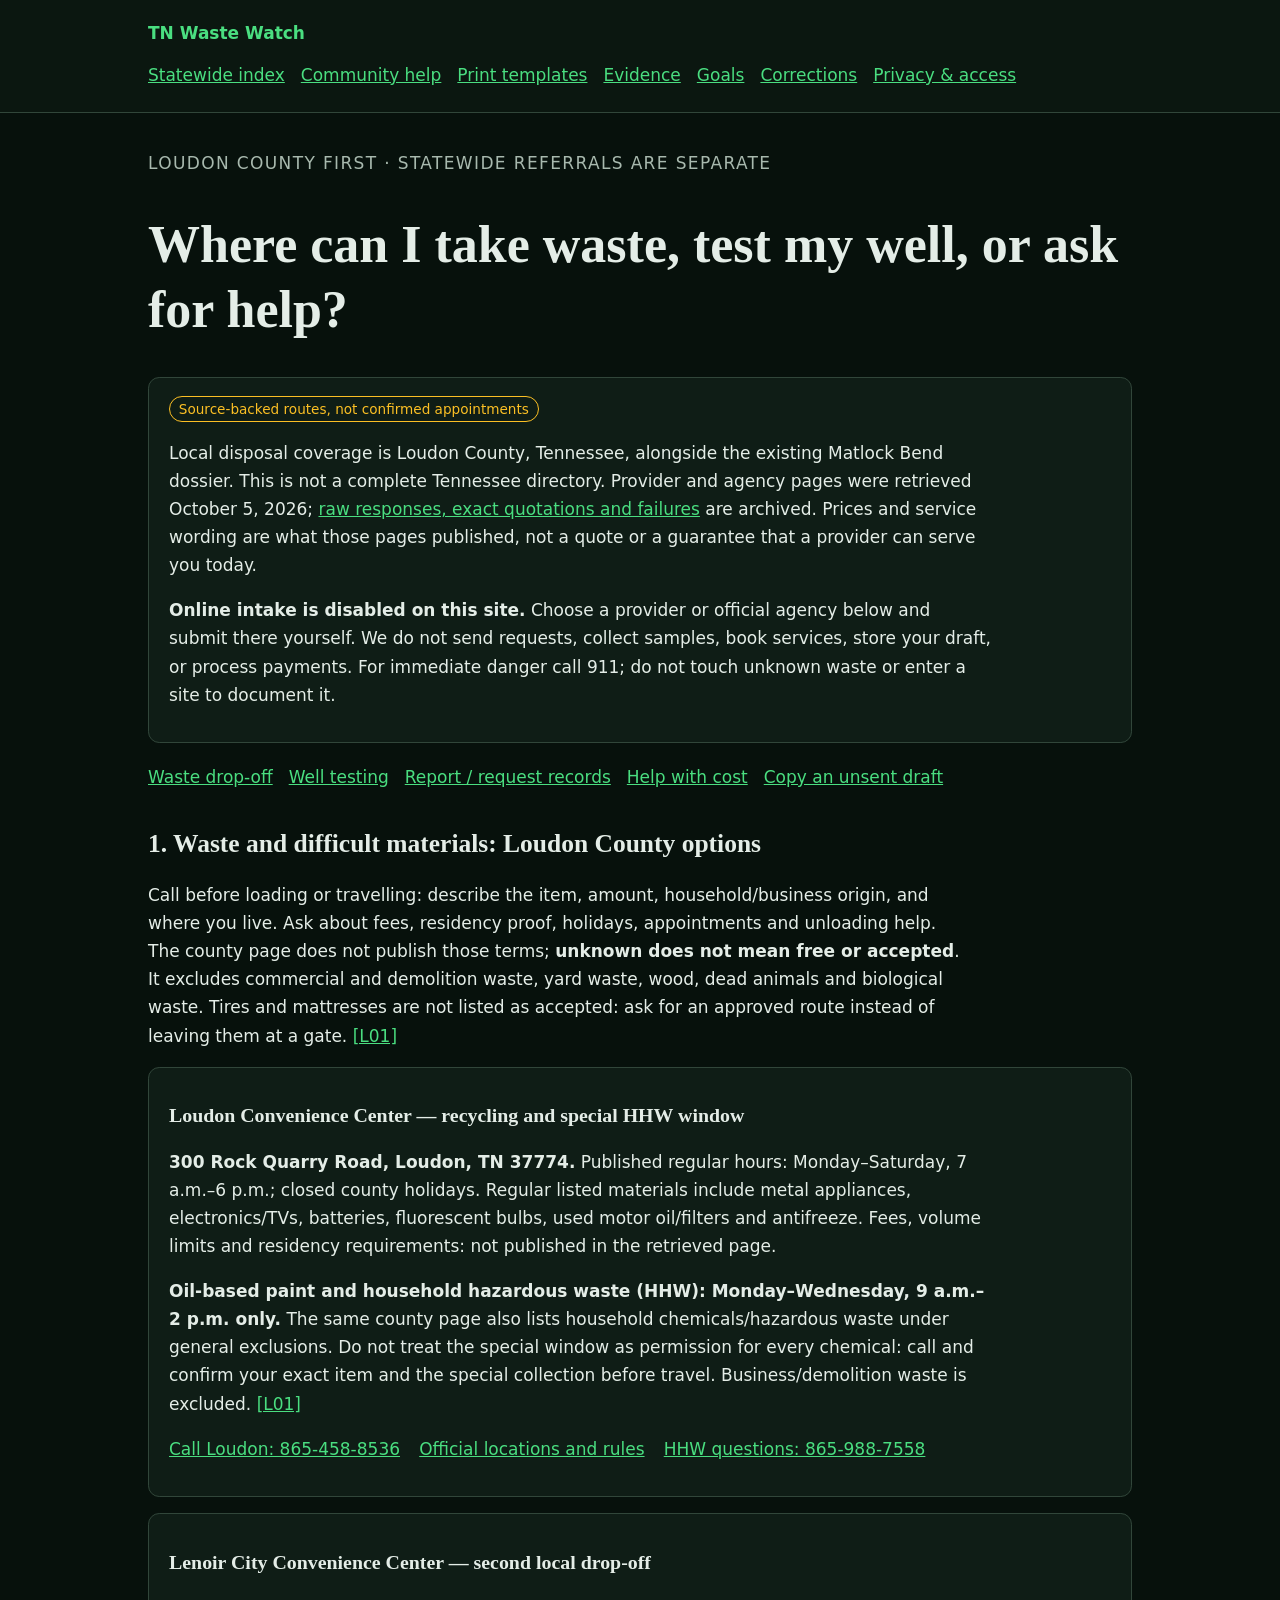
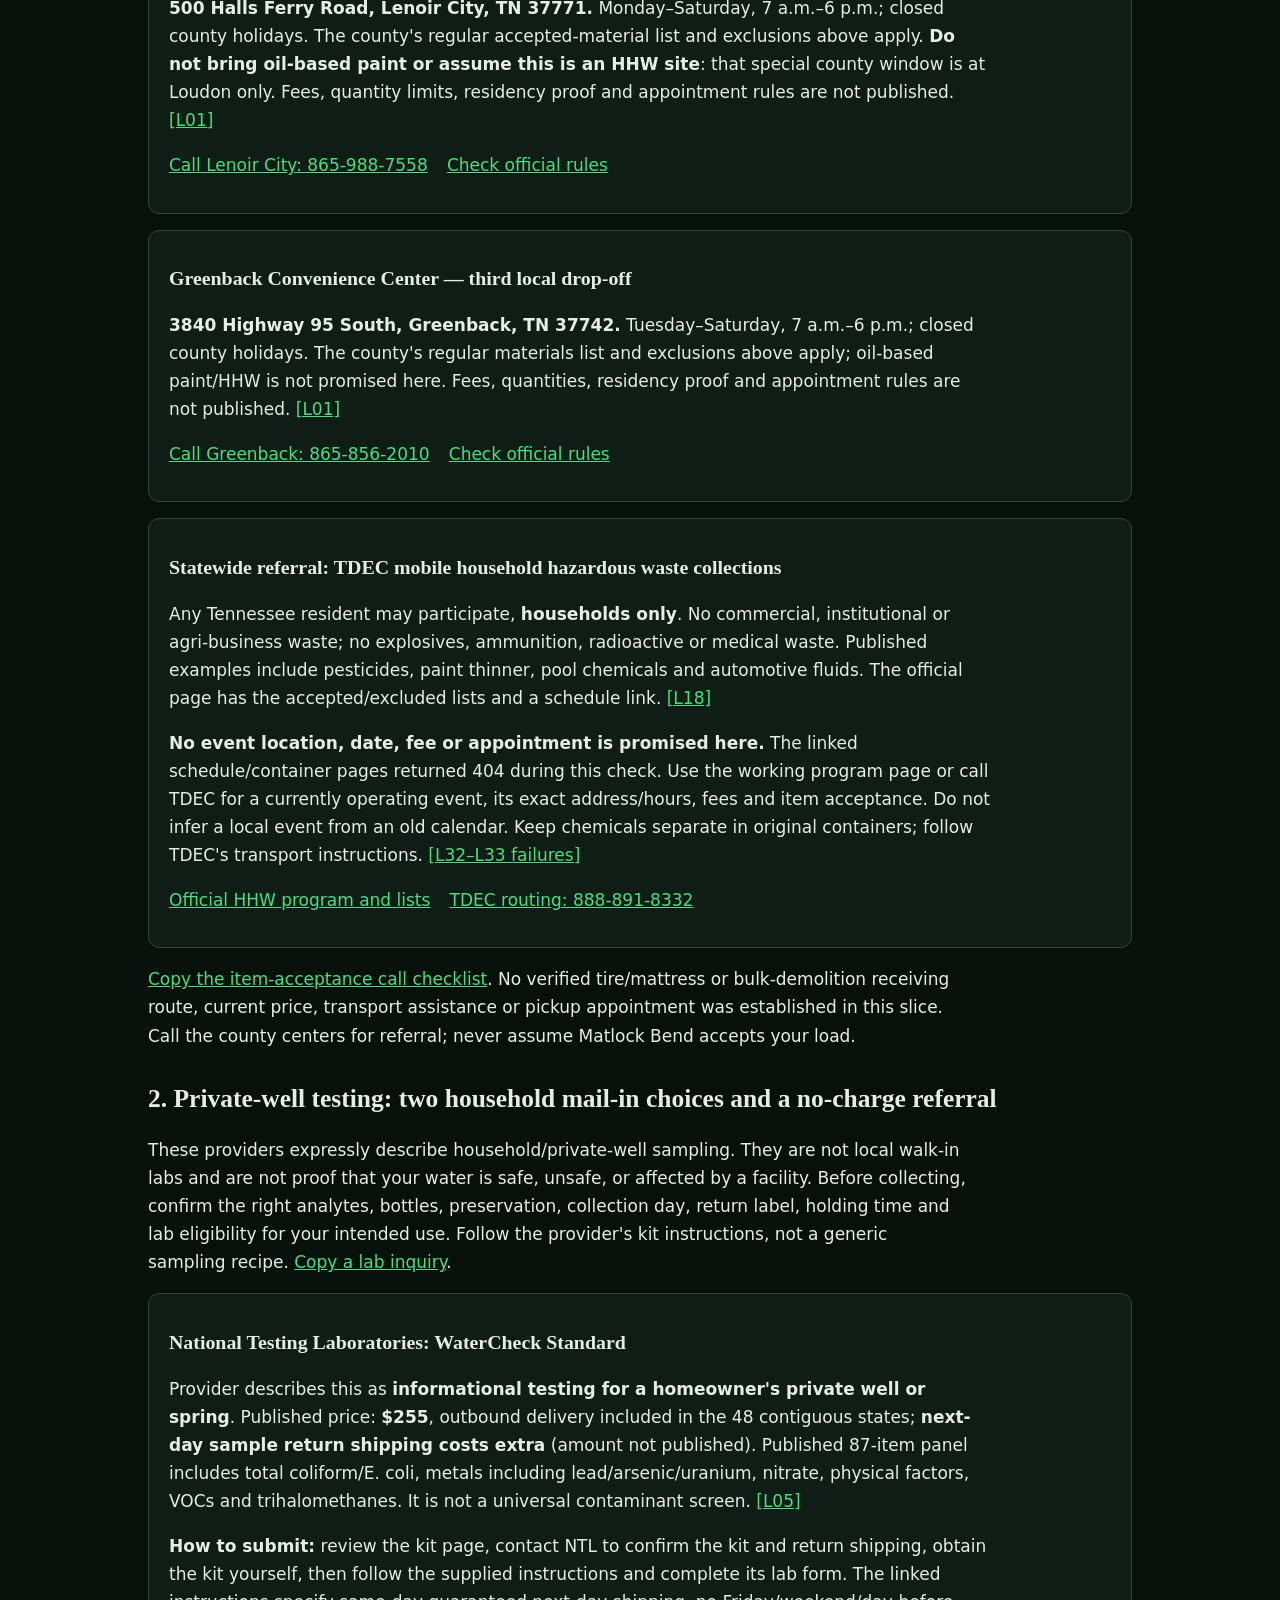
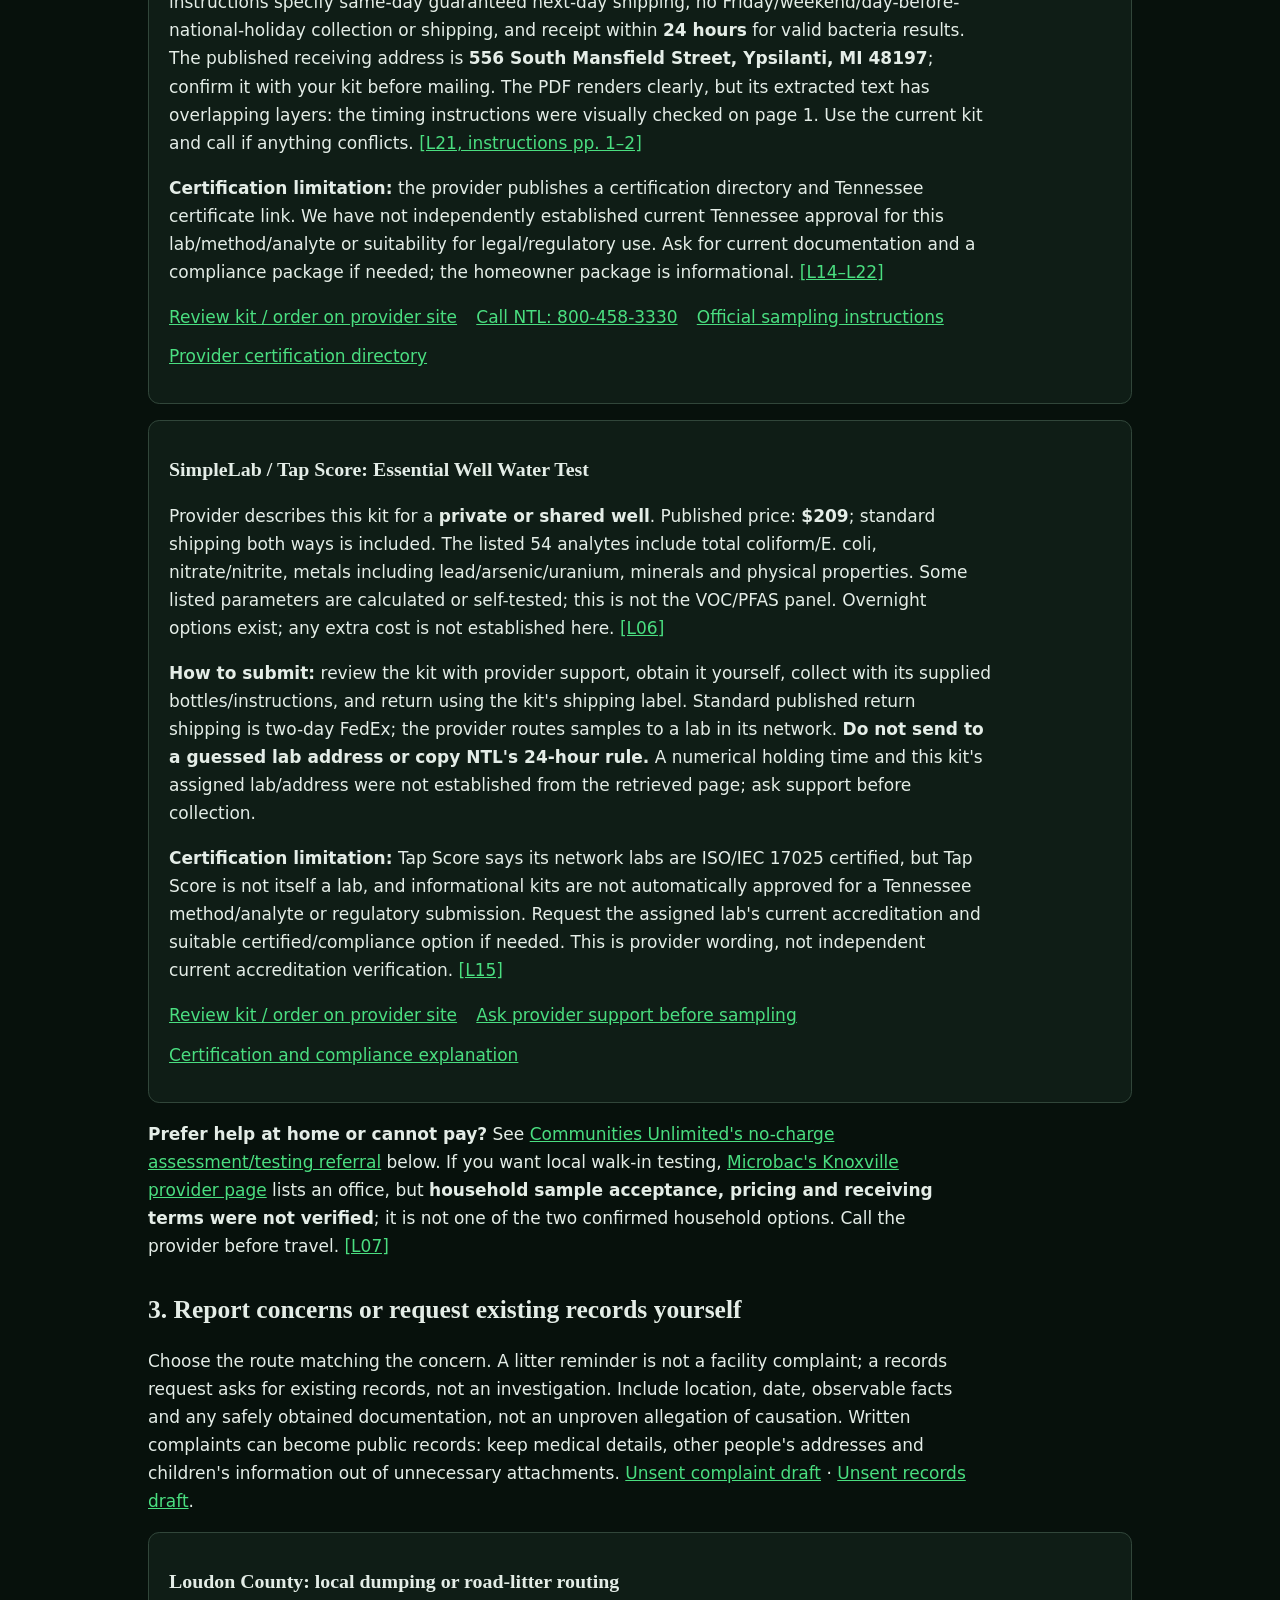
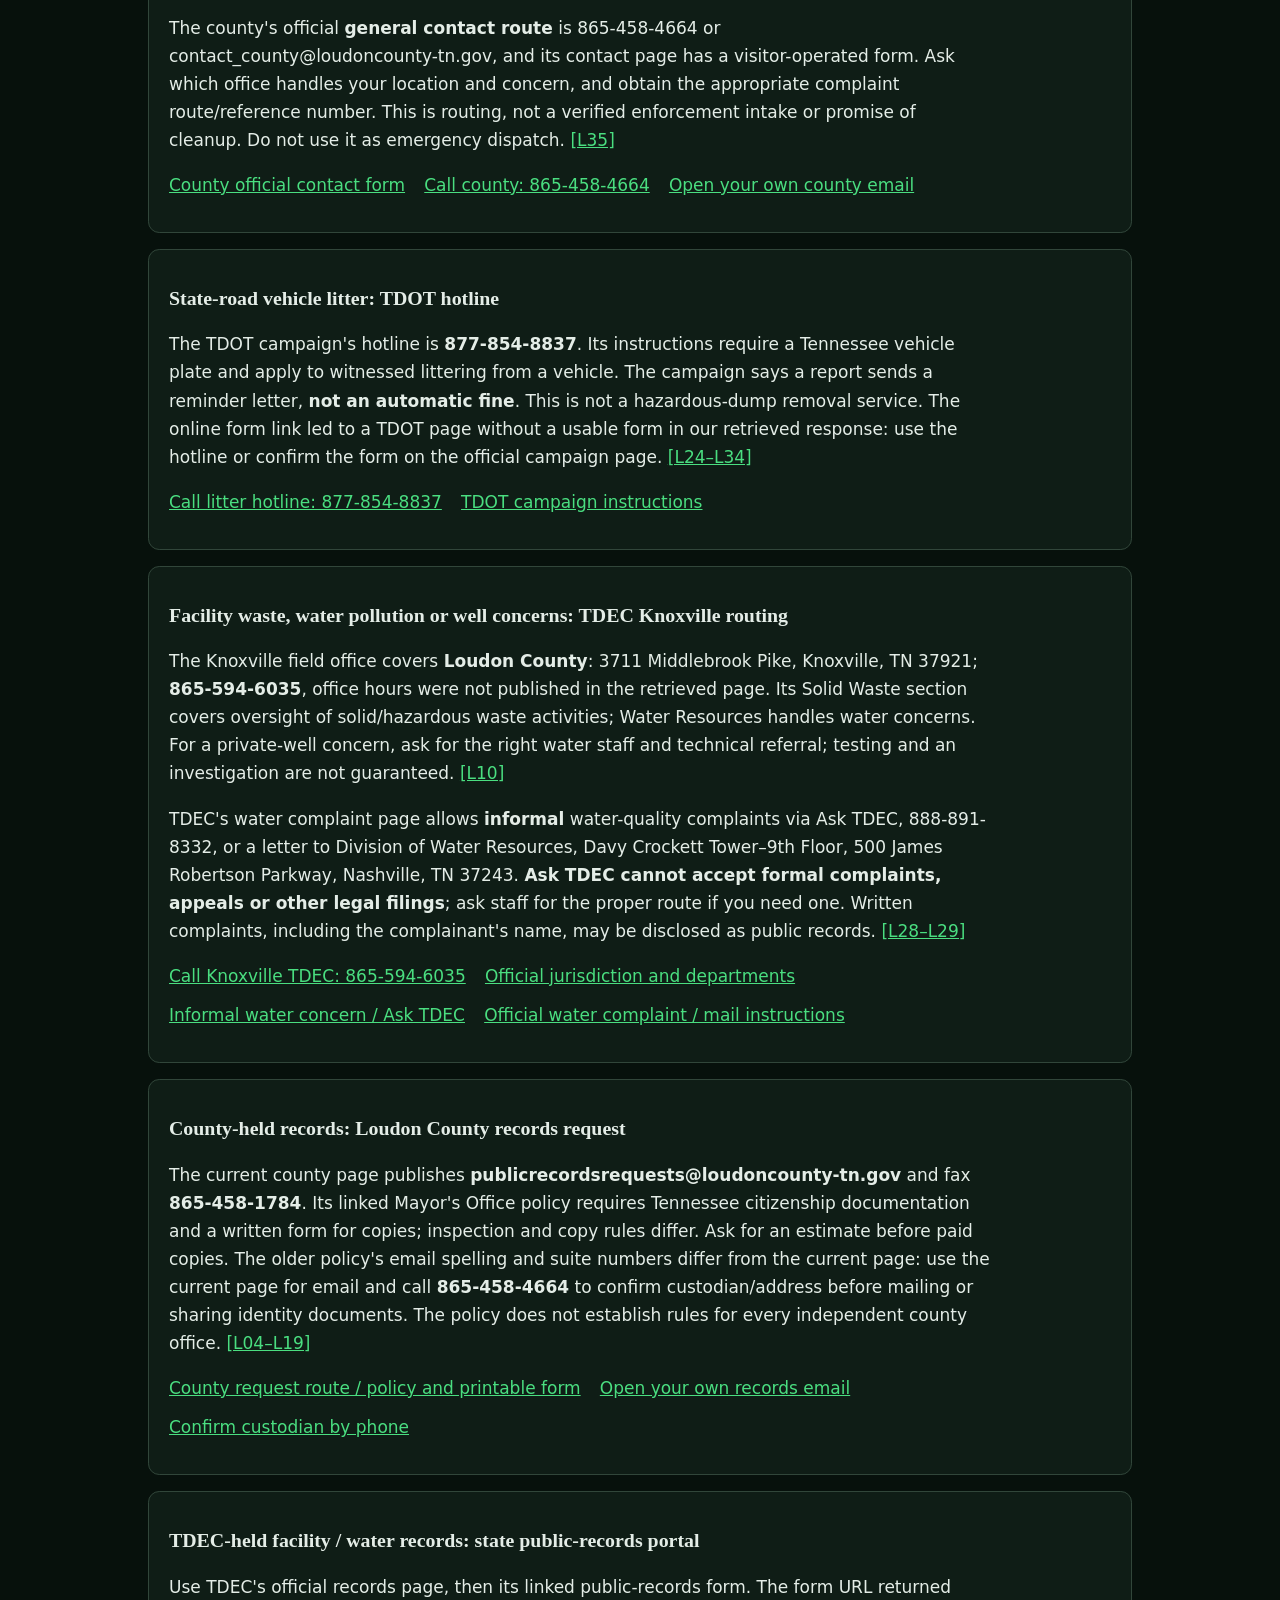
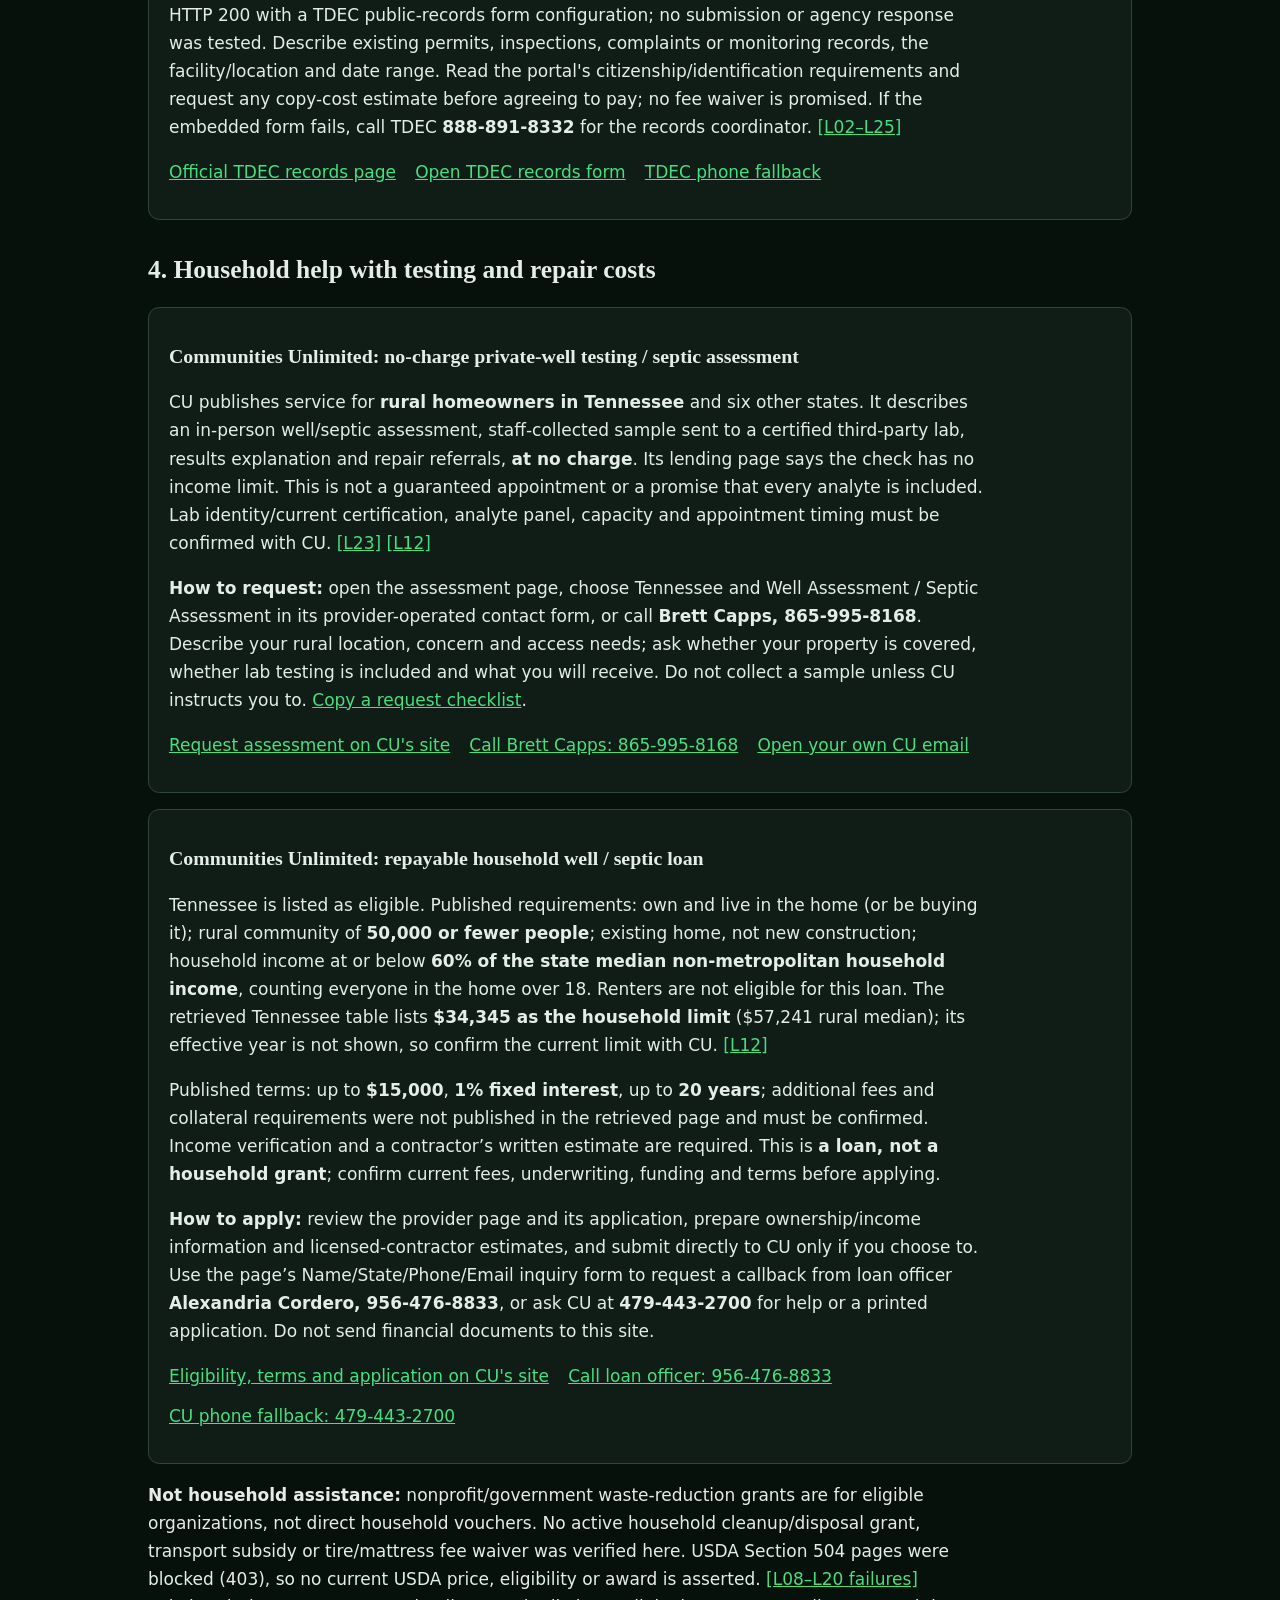
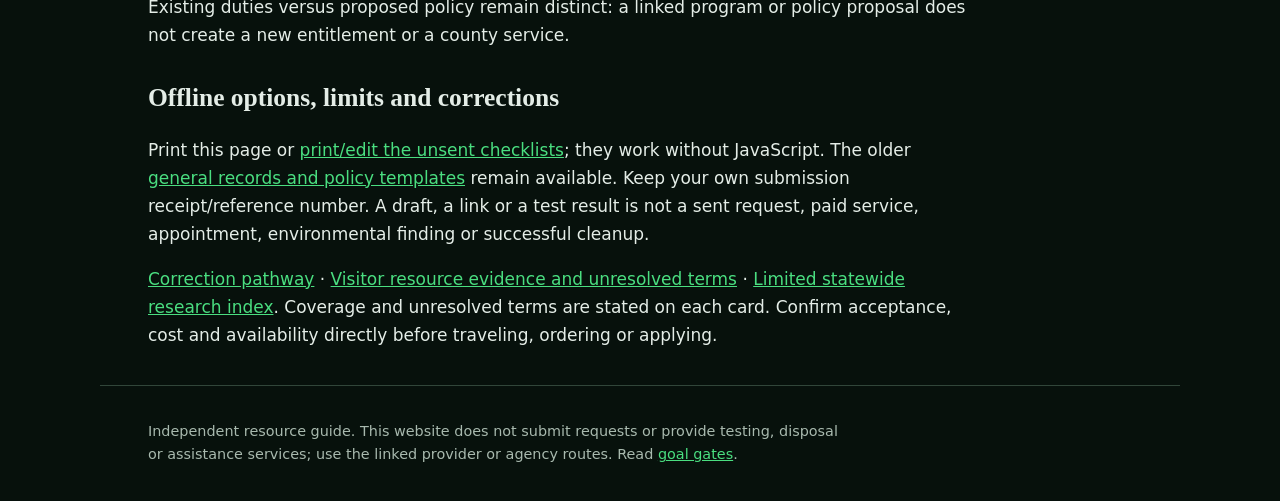
<file: community-resources/index.html>
<!doctype html><html lang="en"><head><meta charset="utf-8"><meta name="viewport" content="width=device-width,initial-scale=1"><meta name="description" content="Independent, source-limited TN Waste Watch research."><title>Practical community resources · TN Waste Watch</title><style>:root{--bg:#07110c;--panel:#0f1d16;--ink:#e4ede7;--muted:#a8b9ae;--green:#4ade80;--amber:#fbbf24;--line:#31463a}*{box-sizing:border-box}body{overflow-wrap:anywhere;margin:0;background:var(--bg);color:var(--ink);font:17px/1.65 Inter,system-ui,-apple-system,sans-serif}.wrap{max-width:1080px;margin:auto;padding:1.2rem clamp(1rem,4vw,3rem)}header{border-bottom:1px solid var(--line);background:#0b1710}.brand,a{color:var(--green)}.brand{font-weight:800;text-decoration:none}nav{display:flex;flex-wrap:wrap;gap:.35rem 1rem;margin-top:.6rem}nav a{padding:.25rem 0}.skip{position:absolute;left:-999px}.skip:focus{left:1rem;top:1rem;background:#000;padding:.5rem}a:focus-visible,button:focus-visible{outline:3px solid var(--amber);outline-offset:3px}h1,h2,h3{font-family:Georgia,'Source Serif 4',serif;line-height:1.25}h1{font-size:clamp(2rem,5vw,3.25rem)}h2{margin-top:2.1rem}p,li{max-width:76ch}main{padding:1.2rem 0 4rem}.panel{background:var(--panel);border:1px solid var(--line);border-radius:.7rem;padding:1rem 1.25rem;margin:1rem 0}.badge{max-width:100%;overflow-wrap:anywhere;display:inline-block;border:1px solid var(--amber);color:var(--amber);border-radius:1rem;padding:.05rem .55rem;font-size:.85rem}.unknown{color:var(--amber)}table{border-collapse:collapse;width:100%}th,td{text-align:left;vertical-align:top;padding:.7rem;border-bottom:1px solid var(--line)}code,pre{white-space:pre-wrap;overflow-wrap:anywhere}.wide{overflow-wrap:anywhere}.eyebrow{color:var(--muted);text-transform:uppercase;letter-spacing:.08em}.buttons{display:flex;flex-wrap:wrap;gap:1rem}footer{border-top:1px solid var(--line);color:var(--muted);font-size:.9rem}@media(max-width:650px){body{font-size:16px}table,tbody,tr,td,th{display:block}td{padding:.35rem 0}thead{display:none}}@media print{body{background:white!important;color:#111!important;font-size:11pt}.panel,header{background:white!important;color:#111!important;border-color:#777}.wrap{max-width:100%;padding:.2in}a{color:#111!important;text-decoration:underline;overflow-wrap:anywhere}nav,.skip{display:none!important}h1,h2{break-after:avoid}.panel{break-inside:avoid}.unknown,.eyebrow,footer{color:#333!important}table,td,th{display:table-cell;border-color:#888}thead{display:table-header-group}main{padding:0}.wide{overflow-wrap:anywhere}}</style><style>
.resource {scroll-margin-top:1rem}
.resource .actions {display:flex;flex-wrap:wrap;gap:.7rem 1.2rem}
small,.muted {color:var(--muted)}
textarea {width:100%;min-height:15rem;padding:.8rem;background:var(--panel);color:var(--ink);border:1px solid var(--line);font:inherit;line-height:1.5}
textarea:focus-visible {outline:3px solid var(--amber);outline-offset:3px}
button {padding:.6rem 1rem;margin:.5rem 0;background:var(--green);color:#07110c;border:0;border-radius:.3rem;font:inherit;cursor:pointer}
@media print {textarea {color:#000;background:#fff;height:auto;min-height:20rem}button {display:none}}
</style>
</head>
<body><a class="skip" href="#main">Skip to main content</a><header><div class="wrap"><a class="brand" href="/">TN Waste Watch</a><nav aria-label="Main navigation"><a href="/statewide/">Statewide index</a><a href="/community-resources/">Community help</a><a href="/community-resources/templates.html">Print templates</a><a href="/evidence/">Evidence</a><a href="/goals/">Goals</a><a href="/corrections/">Corrections</a><a href="/about/accessibility-privacy.html">Privacy & access</a></nav></div></header>
<main id="main" class="wrap">
<p class="eyebrow">Loudon County first · statewide referrals are separate</p>
<h1>Where can I take waste, test my well, or ask for help?</h1>
<div class="panel">
  <span class="badge">Source-backed routes, not confirmed appointments</span>
  <p>Local disposal coverage is Loudon County, Tennessee, alongside the existing Matlock Bend dossier. This is not a complete Tennessee directory. Provider and agency pages were retrieved October 5, 2026; <a href="visitor-evidence.html">raw responses, exact quotations and failures</a> are archived. Prices and service wording are what those pages published, not a quote or a guarantee that a provider can serve you today.</p>
  <p><strong>Online intake is disabled on this site.</strong> Choose a provider or official agency below and submit there yourself. We do not send requests, collect samples, book services, store your draft, or process payments. For immediate danger call 911; do not touch unknown waste or enter a site to document it.</p>
</div>
<nav aria-label="Find an answer">
  <a href="#disposal">Waste drop-off</a>
  <a href="#well-testing">Well testing</a>
  <a href="#reporting">Report / request records</a>
  <a href="#assistance">Help with cost</a>
  <a href="visitor-drafts.html">Copy an unsent draft</a>
</nav>

<section id="disposal" class="resource">
<h2>1. Waste and difficult materials: Loudon County options</h2>
<p>Call before loading or travelling: describe the item, amount, household/business origin, and where you live. Ask about fees, residency proof, holidays, appointments and unloading help. The county page does not publish those terms; <strong>unknown does not mean free or accepted</strong>. It excludes commercial and demolition waste, yard waste, wood, dead animals and biological waste. Tires and mattresses are not listed as accepted: ask for an approved route instead of leaving them at a gate. <a href="visitor-evidence.html#L01">[L01]</a></p>
<article class="panel" id="loudon-center">
  <h3>Loudon Convenience Center — recycling and special HHW window</h3>
  <p><strong>300 Rock Quarry Road, Loudon, TN 37774.</strong> Published regular hours: Monday–Saturday, 7 a.m.–6 p.m.; closed county holidays. Regular listed materials include metal appliances, electronics/TVs, batteries, fluorescent bulbs, used motor oil/filters and antifreeze. Fees, volume limits and residency requirements: not published in the retrieved page.</p>
  <p><strong>Oil-based paint and household hazardous waste (HHW): Monday–Wednesday, 9 a.m.–2 p.m. only.</strong> The same county page also lists household chemicals/hazardous waste under general exclusions. Do not treat the special window as permission for every chemical: call and confirm your exact item and the special collection before travel. Business/demolition waste is excluded. <a href="visitor-evidence.html#L01">[L01]</a></p>
  <p class="actions"><a href="tel:+18654588536">Call Loudon: 865-458-8536</a> <a href="https://loudoncounty-tn.gov/convenience-centers/">Official locations and rules</a> <a href="tel:+18659887558">HHW questions: 865-988-7558</a></p>
</article>
<article class="panel" id="lenoir-center">
  <h3>Lenoir City Convenience Center — second local drop-off</h3>
  <p><strong>500 Halls Ferry Road, Lenoir City, TN 37771.</strong> Monday–Saturday, 7 a.m.–6 p.m.; closed county holidays. The county's regular accepted-material list and exclusions above apply. <strong>Do not bring oil-based paint or assume this is an HHW site</strong>: that special county window is at Loudon only. Fees, quantity limits, residency proof and appointment rules are not published. <a href="visitor-evidence.html#L01">[L01]</a></p>
  <p class="actions"><a href="tel:+18659887558">Call Lenoir City: 865-988-7558</a> <a href="https://loudoncounty-tn.gov/convenience-centers/">Check official rules</a></p>
</article>
<article class="panel" id="greenback-center">
  <h3>Greenback Convenience Center — third local drop-off</h3>
  <p><strong>3840 Highway 95 South, Greenback, TN 37742.</strong> Tuesday–Saturday, 7 a.m.–6 p.m.; closed county holidays. The county's regular materials list and exclusions above apply; oil-based paint/HHW is not promised here. Fees, quantities, residency proof and appointment rules are not published. <a href="visitor-evidence.html#L01">[L01]</a></p>
  <p class="actions"><a href="tel:+18658562010">Call Greenback: 865-856-2010</a> <a href="https://loudoncounty-tn.gov/convenience-centers/">Check official rules</a></p>
</article>
<article class="panel" id="state-hhw">
  <h3>Statewide referral: TDEC mobile household hazardous waste collections</h3>
  <p>Any Tennessee resident may participate, <strong>households only</strong>. No commercial, institutional or agri-business waste; no explosives, ammunition, radioactive or medical waste. Published examples include pesticides, paint thinner, pool chemicals and automotive fluids. The official page has the accepted/excluded lists and a schedule link. <a href="visitor-evidence.html#L18">[L18]</a></p>
  <p><strong>No event location, date, fee or appointment is promised here.</strong> The linked schedule/container pages returned 404 during this check. Use the working program page or call TDEC for a currently operating event, its exact address/hours, fees and item acceptance. Do not infer a local event from an old calendar. Keep chemicals separate in original containers; follow TDEC's transport instructions. <a href="visitor-evidence.html#L32">[L32–L33 failures]</a></p>
  <p class="actions"><a href="https://www.tn.gov/environment/program-areas/solid-waste/materials-management/hhw-program.html">Official HHW program and lists</a> <a href="tel:+18888918332">TDEC routing: 888-891-8332</a></p>
</article>
<p><a href="visitor-drafts.html#disposal-draft">Copy the item-acceptance call checklist</a>. No verified tire/mattress or bulk-demolition receiving route, current price, transport assistance or pickup appointment was established in this slice. Call the county centers for referral; never assume Matlock Bend accepts your load.</p>
</section>

<section id="well-testing" class="resource">
<h2>2. Private-well testing: two household mail-in choices and a no-charge referral</h2>
<p>These providers expressly describe household/private-well sampling. They are not local walk-in labs and are not proof that your water is safe, unsafe, or affected by a facility. Before collecting, confirm the right analytes, bottles, preservation, collection day, return label, holding time and lab eligibility for your intended use. Follow the provider's kit instructions, not a generic sampling recipe. <a href="visitor-drafts.html#lab-draft">Copy a lab inquiry</a>.</p>
<article class="panel" id="watercheck">
  <h3>National Testing Laboratories: WaterCheck Standard</h3>
  <p>Provider describes this as <strong>informational testing for a homeowner's private well or spring</strong>. Published price: <strong>$255</strong>, outbound delivery included in the 48 contiguous states; <strong>next-day sample return shipping costs extra</strong> (amount not published). Published 87-item panel includes total coliform/E. coli, metals including lead/arsenic/uranium, nitrate, physical factors, VOCs and trihalomethanes. It is not a universal contaminant screen. <a href="visitor-evidence.html#L05">[L05]</a></p>
  <p><strong>How to submit:</strong> review the kit page, contact NTL to confirm the kit and return shipping, obtain the kit yourself, then follow the supplied instructions and complete its lab form. The linked instructions specify same-day guaranteed next-day shipping, no Friday/weekend/day-before-national-holiday collection or shipping, and receipt within <strong>24 hours</strong> for valid bacteria results. The published receiving address is <strong>556 South Mansfield Street, Ypsilanti, MI 48197</strong>; confirm it with your kit before mailing. The PDF renders clearly, but its extracted text has overlapping layers: the timing instructions were visually checked on page 1. Use the current kit and call if anything conflicts. <a href="visitor-evidence.html#L21">[L21, instructions pp. 1–2]</a></p>
  <p><strong>Certification limitation:</strong> the provider publishes a certification directory and Tennessee certificate link. We have not independently established current Tennessee approval for this lab/method/analyte or suitability for legal/regulatory use. Ask for current documentation and a compliance package if needed; the homeowner package is informational. <a href="visitor-evidence.html#L14">[L14–L22]</a></p>
  <p class="actions"><a href="https://watercheck.com/products/standard-well-water-test">Review kit / order on provider site</a> <a href="tel:+18004583330">Call NTL: 800-458-3330</a> <a href="https://watercheck.com/pages/sampling-instructions">Official sampling instructions</a> <a href="https://watercheck.com/pages/certifications">Provider certification directory</a></p>
</article>
<article class="panel" id="tapscore">
  <h3>SimpleLab / Tap Score: Essential Well Water Test</h3>
  <p>Provider describes this kit for a <strong>private or shared well</strong>. Published price: <strong>$209</strong>; standard shipping both ways is included. The listed 54 analytes include total coliform/E. coli, nitrate/nitrite, metals including lead/arsenic/uranium, minerals and physical properties. Some listed parameters are calculated or self-tested; this is not the VOC/PFAS panel. Overnight options exist; any extra cost is not established here. <a href="visitor-evidence.html#L06">[L06]</a></p>
  <p><strong>How to submit:</strong> review the kit with provider support, obtain it yourself, collect with its supplied bottles/instructions, and return using the kit's shipping label. Standard published return shipping is two-day FedEx; the provider routes samples to a lab in its network. <strong>Do not send to a guessed lab address or copy NTL's 24-hour rule.</strong> A numerical holding time and this kit's assigned lab/address were not established from the retrieved page; ask support before collection.</p>
  <p><strong>Certification limitation:</strong> Tap Score says its network labs are ISO/IEC 17025 certified, but Tap Score is not itself a lab, and informational kits are not automatically approved for a Tennessee method/analyte or regulatory submission. Request the assigned lab's current accreditation and suitable certified/compliance option if needed. This is provider wording, not independent current accreditation verification. <a href="visitor-evidence.html#L15">[L15]</a></p>
  <p class="actions"><a href="https://mytapscore.com/products/essential-well-water-test">Review kit / order on provider site</a> <a href="https://mytapscore.com/pages/support">Ask provider support before sampling</a> <a href="https://mytapscore.com/pages/certified-and-regulatory-compliance-testing">Certification and compliance explanation</a></p>
</article>
<p><strong>Prefer help at home or cannot pay?</strong> See <a href="#cu-assessment">Communities Unlimited's no-charge assessment/testing referral</a> below. If you want local walk-in testing, <a href="https://www.microbac.com/locations/knoxville-tn/">Microbac's Knoxville provider page</a> lists an office, but <strong>household sample acceptance, pricing and receiving terms were not verified</strong>; it is not one of the two confirmed household options. Call the provider before travel. <a href="visitor-evidence.html#L07">[L07]</a></p>
</section>

<section id="reporting" class="resource">
<h2>3. Report concerns or request existing records yourself</h2>
<p>Choose the route matching the concern. A litter reminder is not a facility complaint; a records request asks for existing records, not an investigation. Include location, date, observable facts and any safely obtained documentation, not an unproven allegation of causation. Written complaints can become public records: keep medical details, other people's addresses and children's information out of unnecessary attachments. <a href="visitor-drafts.html#complaint-draft">Unsent complaint draft</a> · <a href="visitor-drafts.html#records-draft">Unsent records draft</a>.</p>
<article class="panel" id="county-report">
  <h3>Loudon County: local dumping or road-litter routing</h3>
  <p>The county's official <strong>general contact route</strong> is 865-458-4664 or contact_county@loudoncounty-tn.gov, and its contact page has a visitor-operated form. Ask which office handles your location and concern, and obtain the appropriate complaint route/reference number. This is routing, not a verified enforcement intake or promise of cleanup. Do not use it as emergency dispatch. <a href="visitor-evidence.html#L35">[L35]</a></p>
  <p class="actions"><a href="https://loudoncounty-tn.gov/contact/">County official contact form</a> <a href="tel:+18654584664">Call county: 865-458-4664</a> <a href="mailto:contact_county@loudoncounty-tn.gov">Open your own county email</a></p>
</article>
<article class="panel" id="litter-report">
  <h3>State-road vehicle litter: TDOT hotline</h3>
  <p>The TDOT campaign's hotline is <strong>877-854-8837</strong>. Its instructions require a Tennessee vehicle plate and apply to witnessed littering from a vehicle. The campaign says a report sends a reminder letter, <strong>not an automatic fine</strong>. This is not a hazardous-dump removal service. The online form link led to a TDOT page without a usable form in our retrieved response: use the hotline or confirm the form on the official campaign page. <a href="visitor-evidence.html#L24">[L24–L34]</a></p>
  <p class="actions"><a href="tel:+18778548837">Call litter hotline: 877-854-8837</a> <a href="https://nobodytrashestennessee.com/litter-hotline/">TDOT campaign instructions</a></p>
</article>
<article class="panel" id="tdec-report">
  <h3>Facility waste, water pollution or well concerns: TDEC Knoxville routing</h3>
  <p>The Knoxville field office covers <strong>Loudon County</strong>: 3711 Middlebrook Pike, Knoxville, TN 37921; <strong>865-594-6035</strong>, office hours were not published in the retrieved page. Its Solid Waste section covers oversight of solid/hazardous waste activities; Water Resources handles water concerns. For a private-well concern, ask for the right water staff and technical referral; testing and an investigation are not guaranteed. <a href="visitor-evidence.html#L10">[L10]</a></p>
  <p>TDEC's water complaint page allows <strong>informal</strong> water-quality complaints via Ask TDEC, 888-891-8332, or a letter to Division of Water Resources, Davy Crockett Tower–9th Floor, 500 James Robertson Parkway, Nashville, TN 37243. <strong>Ask TDEC cannot accept formal complaints, appeals or other legal filings</strong>; ask staff for the proper route if you need one. Written complaints, including the complainant's name, may be disclosed as public records. <a href="visitor-evidence.html#L28">[L28–L29]</a></p>
  <p class="actions"><a href="tel:+18655946035">Call Knoxville TDEC: 865-594-6035</a> <a href="https://www.tn.gov/environment/contacts/field-offices/knoxville.html">Official jurisdiction and departments</a> <a href="https://www.tn.gov/environment/contacts/ask-tdec-questions.html">Informal water concern / Ask TDEC</a> <a href="https://www.tn.gov/environment/program-areas/wr-water-resources/water-quality/citizen-water-quality-complaints.html">Official water complaint / mail instructions</a></p>
</article>
<article class="panel" id="county-records">
  <h3>County-held records: Loudon County records request</h3>
  <p>The current county page publishes <strong>publicrecordsrequests@loudoncounty-tn.gov</strong> and fax <strong>865-458-1784</strong>. Its linked Mayor's Office policy requires Tennessee citizenship documentation and a written form for copies; inspection and copy rules differ. Ask for an estimate before paid copies. The older policy's email spelling and suite numbers differ from the current page: use the current page for email and call <strong>865-458-4664</strong> to confirm custodian/address before mailing or sharing identity documents. The policy does not establish rules for every independent county office. <a href="visitor-evidence.html#L04">[L04–L19]</a></p>
  <p class="actions"><a href="https://loudoncounty-tn.gov/public-records-requests/">County request route / policy and printable form</a> <a href="mailto:publicrecordsrequests@loudoncounty-tn.gov">Open your own records email</a> <a href="tel:+18654584664">Confirm custodian by phone</a></p>
</article>
<article class="panel" id="state-records">
  <h3>TDEC-held facility / water records: state public-records portal</h3>
  <p>Use TDEC's official records page, then its linked public-records form. The form URL returned HTTP 200 with a TDEC public-records form configuration; no submission or agency response was tested. Describe existing permits, inspections, complaints or monitoring records, the facility/location and date range. Read the portal's citizenship/identification requirements and request any copy-cost estimate before agreeing to pay; no fee waiver is promised. If the embedded form fails, call TDEC <strong>888-891-8332</strong> for the records coordinator. <a href="visitor-evidence.html#L02">[L02–L25]</a></p>
  <p class="actions"><a href="https://www.tn.gov/environment/contacts/public-records-request.html">Official TDEC records page</a> <a href="https://stateoftennessee.formstack.com/forms/public_records_request">Open TDEC records form</a> <a href="tel:+18888918332">TDEC phone fallback</a></p>
</article>
</section>

<section id="assistance" class="resource">
<h2>4. Household help with testing and repair costs</h2>
<article class="panel" id="cu-assessment">
  <h3>Communities Unlimited: no-charge private-well testing / septic assessment</h3>
  <p>CU publishes service for <strong>rural homeowners in Tennessee</strong> and six other states. It describes an in-person well/septic assessment, staff-collected sample sent to a certified third-party lab, results explanation and repair referrals, <strong>at no charge</strong>. Its lending page says the check has no income limit. This is not a guaranteed appointment or a promise that every analyte is included. Lab identity/current certification, analyte panel, capacity and appointment timing must be confirmed with CU. <a href="visitor-evidence.html#L23">[L23]</a> <a href="visitor-evidence.html#L12">[L12]</a></p>
  <p><strong>How to request:</strong> open the assessment page, choose Tennessee and Well Assessment / Septic Assessment in its provider-operated contact form, or call <strong>Brett Capps, 865-995-8168</strong>. Describe your rural location, concern and access needs; ask whether your property is covered, whether lab testing is included and what you will receive. Do not collect a sample unless CU instructs you to. <a href="visitor-drafts.html#assistance-draft">Copy a request checklist</a>.</p>
  <p class="actions"><a href="https://communitiesu.org/rural-water-and-wastewater/private-well-and-septic/">Request assessment on CU's site</a> <a href="tel:+18659958168">Call Brett Capps: 865-995-8168</a> <a href="mailto:brett.capps@communitiesu.org">Open your own CU email</a></p>
</article>
<article class="panel" id="cu-loan">
  <h3>Communities Unlimited: repayable household well / septic loan</h3>
  <p>Tennessee is listed as eligible. Published requirements: own and live in the home (or be buying it); rural community of <strong>50,000 or fewer people</strong>; existing home, not new construction; household income at or below <strong>60% of the state median non-metropolitan household income</strong>, counting everyone in the home over 18. Renters are not eligible for this loan. The retrieved Tennessee table lists <strong>$34,345 as the household limit</strong> ($57,241 rural median); its effective year is not shown, so confirm the current limit with CU. <a href="visitor-evidence.html#L12">[L12]</a></p>
  <p>Published terms: up to <strong>$15,000</strong>, <strong>1% fixed interest</strong>, up to <strong>20 years</strong>; additional fees and collateral requirements were not published in the retrieved page and must be confirmed. Income verification and a contractor’s written estimate are required. This is <strong>a loan, not a household grant</strong>; confirm current fees, underwriting, funding and terms before applying.</p>
  <p><strong>How to apply:</strong> review the provider page and its application, prepare ownership/income information and licensed-contractor estimates, and submit directly to CU only if you choose to. Use the page’s Name/State/Phone/Email inquiry form to request a callback from loan officer <strong>Alexandria Cordero, 956-476-8833</strong>, or ask CU at <strong>479-443-2700</strong> for help or a printed application. Do not send financial documents to this site.</p>
  <p class="actions"><a href="https://communitiesu.org/lending/well-septic-loans/">Eligibility, terms and application on CU's site</a> <a href="tel:+19564768833">Call loan officer: 956-476-8833</a> <a href="tel:+14794432700">CU phone fallback: 479-443-2700</a></p>
</article>
<p><strong>Not household assistance:</strong> nonprofit/government waste-reduction grants are for eligible organizations, not direct household vouchers. No active household cleanup/disposal grant, transport subsidy or tire/mattress fee waiver was verified here. USDA Section 504 pages were blocked (403), so no current USDA price, eligibility or award is asserted. <a href="visitor-evidence.html#L08">[L08–L20 failures]</a> Existing duties versus proposed policy remain distinct: a linked program or policy proposal does not create a new entitlement or a county service.</p>
</section>
<section>
<h2>Offline options, limits and corrections</h2>
<p>Print this page or <a href="visitor-drafts.html">print/edit the unsent checklists</a>; they work without JavaScript. The older <a href="templates.html">general records and policy templates</a> remain available. Keep your own submission receipt/reference number. A draft, a link or a test result is not a sent request, paid service, appointment, environmental finding or successful cleanup.</p>
<p><a href="/corrections/">Correction pathway</a> · <a href="visitor-evidence.html">Visitor resource evidence and unresolved terms</a> · <a href="/statewide/">Limited statewide research index</a>. Coverage and unresolved terms are stated on each card. Confirm acceptance, cost and availability directly before traveling, ordering or applying.</p>
</section>
</main>
<footer class="wrap"><p>Independent resource guide. This website does not submit requests or provide testing, disposal or assistance services; use the linked provider or agency routes. Read <a href="/goals/">goal gates</a>.</p></footer>

</body>
</html>
</file>
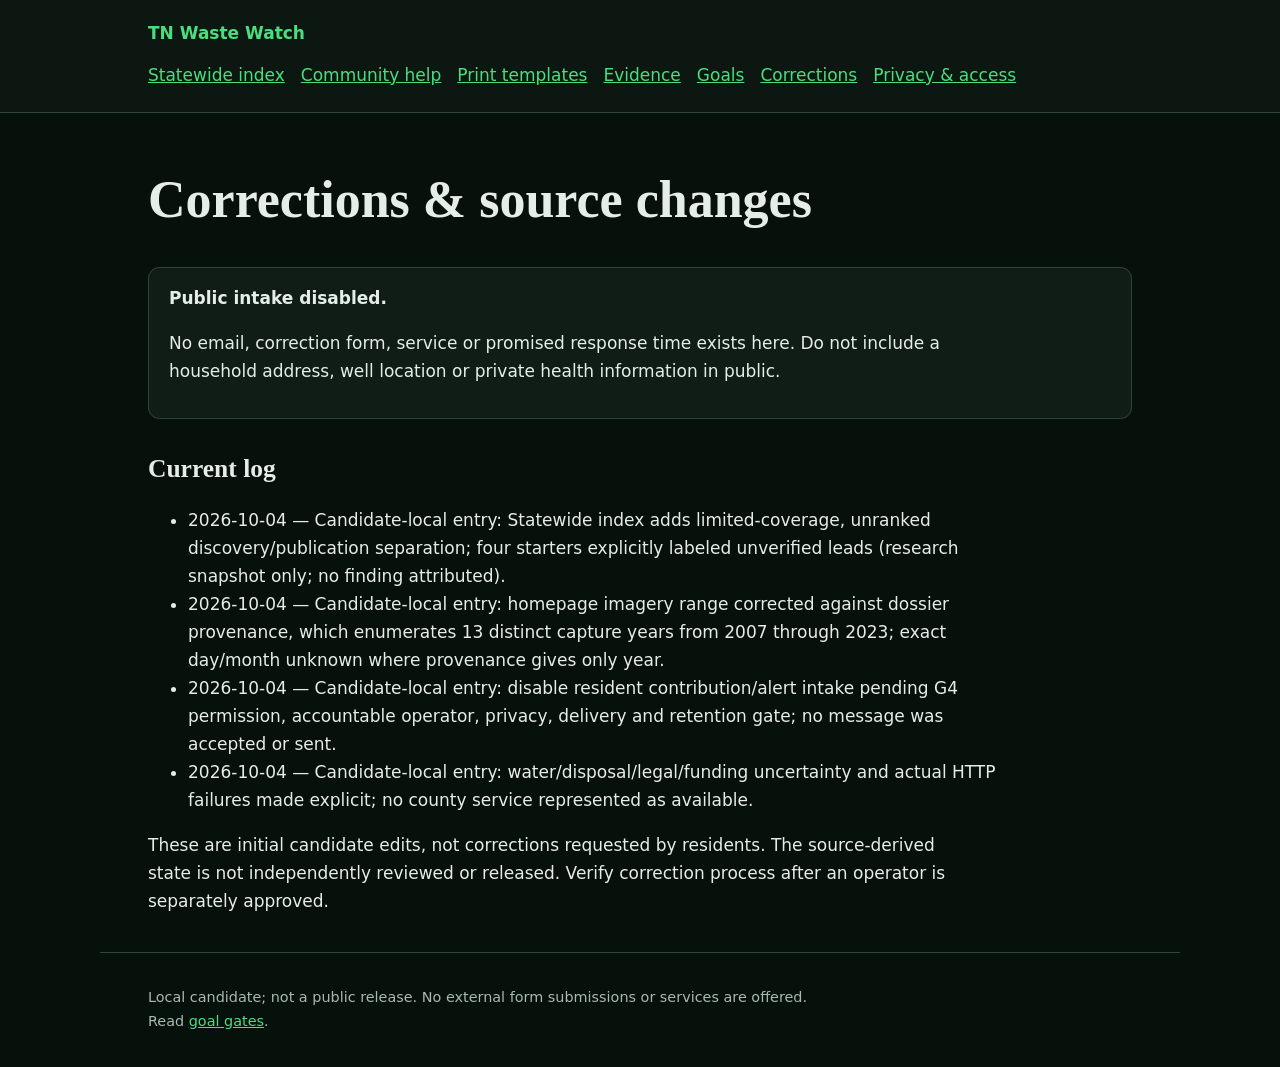
<file: corrections/index.html>
<!doctype html><html lang="en"><head><meta charset="utf-8"><meta name="viewport" content="width=device-width,initial-scale=1"><meta name="description" content="Independent, source-limited TN Waste Watch research."><title>Corrections · TN Waste Watch</title><style>:root{--bg:#07110c;--panel:#0f1d16;--ink:#e4ede7;--muted:#a8b9ae;--green:#4ade80;--amber:#fbbf24;--line:#31463a}*{box-sizing:border-box}body{overflow-wrap:anywhere;margin:0;background:var(--bg);color:var(--ink);font:17px/1.65 Inter,system-ui,-apple-system,sans-serif}.wrap{max-width:1080px;margin:auto;padding:1.2rem clamp(1rem,4vw,3rem)}header{border-bottom:1px solid var(--line);background:#0b1710}.brand,a{color:var(--green)}.brand{font-weight:800;text-decoration:none}nav{display:flex;flex-wrap:wrap;gap:.35rem 1rem;margin-top:.6rem}nav a{padding:.25rem 0}.skip{position:absolute;left:-999px}.skip:focus{left:1rem;top:1rem;background:#000;padding:.5rem}a:focus-visible,button:focus-visible{outline:3px solid var(--amber);outline-offset:3px}h1,h2,h3{font-family:Georgia,'Source Serif 4',serif;line-height:1.25}h1{font-size:clamp(2rem,5vw,3.25rem)}h2{margin-top:2.1rem}p,li{max-width:76ch}main{padding:1.2rem 0 4rem}.panel{background:var(--panel);border:1px solid var(--line);border-radius:.7rem;padding:1rem 1.25rem;margin:1rem 0}.badge{max-width:100%;overflow-wrap:anywhere;display:inline-block;border:1px solid var(--amber);color:var(--amber);border-radius:1rem;padding:.05rem .55rem;font-size:.85rem}.unknown{color:var(--amber)}table{border-collapse:collapse;width:100%}th,td{text-align:left;vertical-align:top;padding:.7rem;border-bottom:1px solid var(--line)}code,pre{white-space:pre-wrap;overflow-wrap:anywhere}.wide{overflow-wrap:anywhere}.eyebrow{color:var(--muted);text-transform:uppercase;letter-spacing:.08em}.buttons{display:flex;flex-wrap:wrap;gap:1rem}footer{border-top:1px solid var(--line);color:var(--muted);font-size:.9rem}@media(max-width:650px){body{font-size:16px}table,tbody,tr,td,th{display:block}td{padding:.35rem 0}thead{display:none}}@media print{body{background:white!important;color:#111!important;font-size:11pt}.panel,header{background:white!important;color:#111!important;border-color:#777}.wrap{max-width:100%;padding:.2in}a{color:#111!important;text-decoration:underline;overflow-wrap:anywhere}nav,.skip{display:none!important}h1,h2{break-after:avoid}.panel{break-inside:avoid}.unknown,.eyebrow,footer{color:#333!important}table,td,th{display:table-cell;border-color:#888}thead{display:table-header-group}main{padding:0}.wide{overflow-wrap:anywhere}}</style></head><body><a class="skip" href="#main">Skip to main content</a><header><div class="wrap"><a class="brand" href="/">TN Waste Watch</a><nav aria-label="Main navigation"><a href="/statewide/">Statewide index</a><a href="/community-resources/">Community help</a><a href="/community-resources/templates.html">Print templates</a><a href="/evidence/">Evidence</a><a href="/goals/">Goals</a><a href="/corrections/">Corrections</a><a href="/about/accessibility-privacy.html">Privacy & access</a></nav></div></header><main id="main" class="wrap"><h1>Corrections & source changes</h1><div class="panel"><strong>Public intake disabled.</strong><p>No email, correction form, service or promised response time exists here. Do not include a household address, well location or private health information in public.</p></div><h2>Current log</h2><ul><li>2026-10-04 — Candidate-local entry: Statewide index adds limited-coverage, unranked discovery/publication separation; four starters explicitly labeled unverified leads (research snapshot only; no finding attributed).</li><li>2026-10-04 — Candidate-local entry: homepage imagery range corrected against dossier provenance, which enumerates 13 distinct capture years from 2007 through 2023; exact day/month unknown where provenance gives only year.</li><li>2026-10-04 — Candidate-local entry: disable resident contribution/alert intake pending G4 permission, accountable operator, privacy, delivery and retention gate; no message was accepted or sent.</li><li>2026-10-04 — Candidate-local entry: water/disposal/legal/funding uncertainty and actual HTTP failures made explicit; no county service represented as available.</li></ul><p>These are initial candidate edits, not corrections requested by residents. The source-derived state is not independently reviewed or released. Verify correction process after an operator is separately approved.</p></main><footer class="wrap"><p>Local candidate; not a public release. No external form submissions or services are offered. Read <a href="/goals/">goal gates</a>.</p></footer></body></html>
</file>
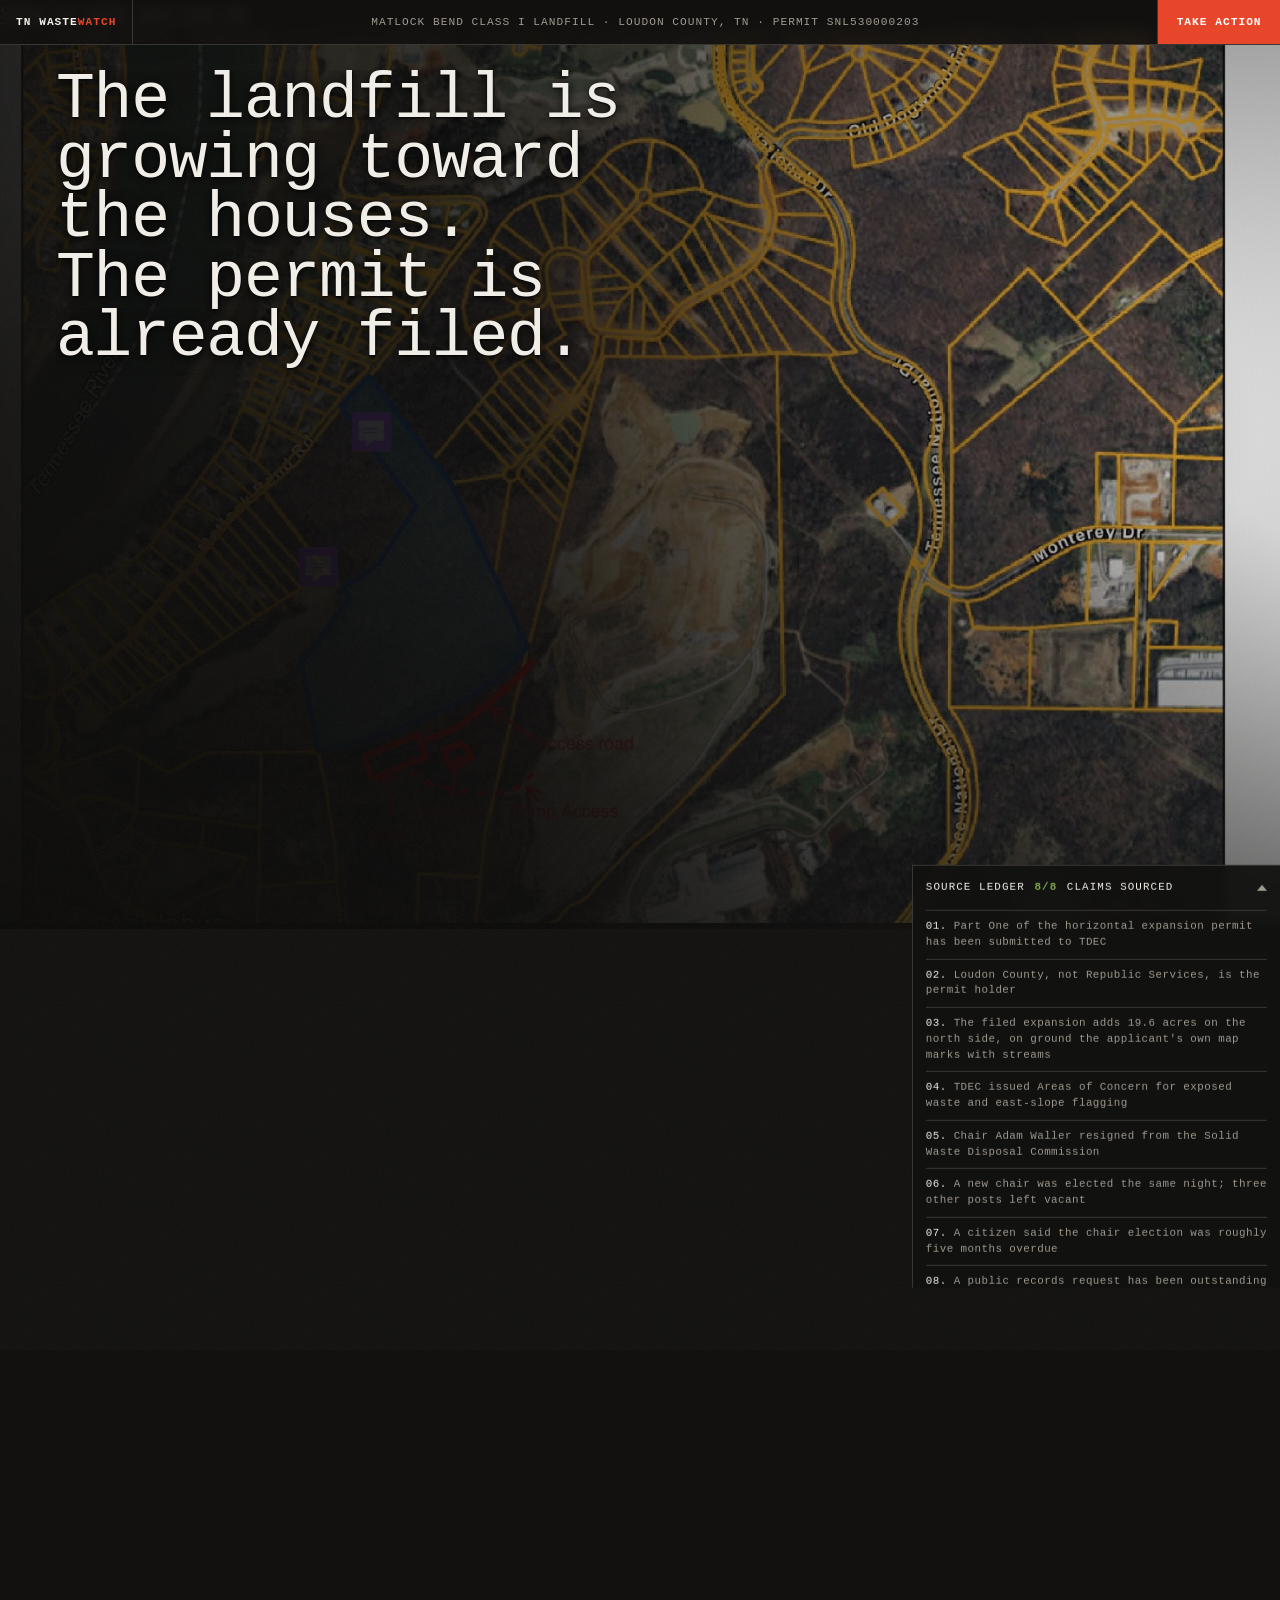
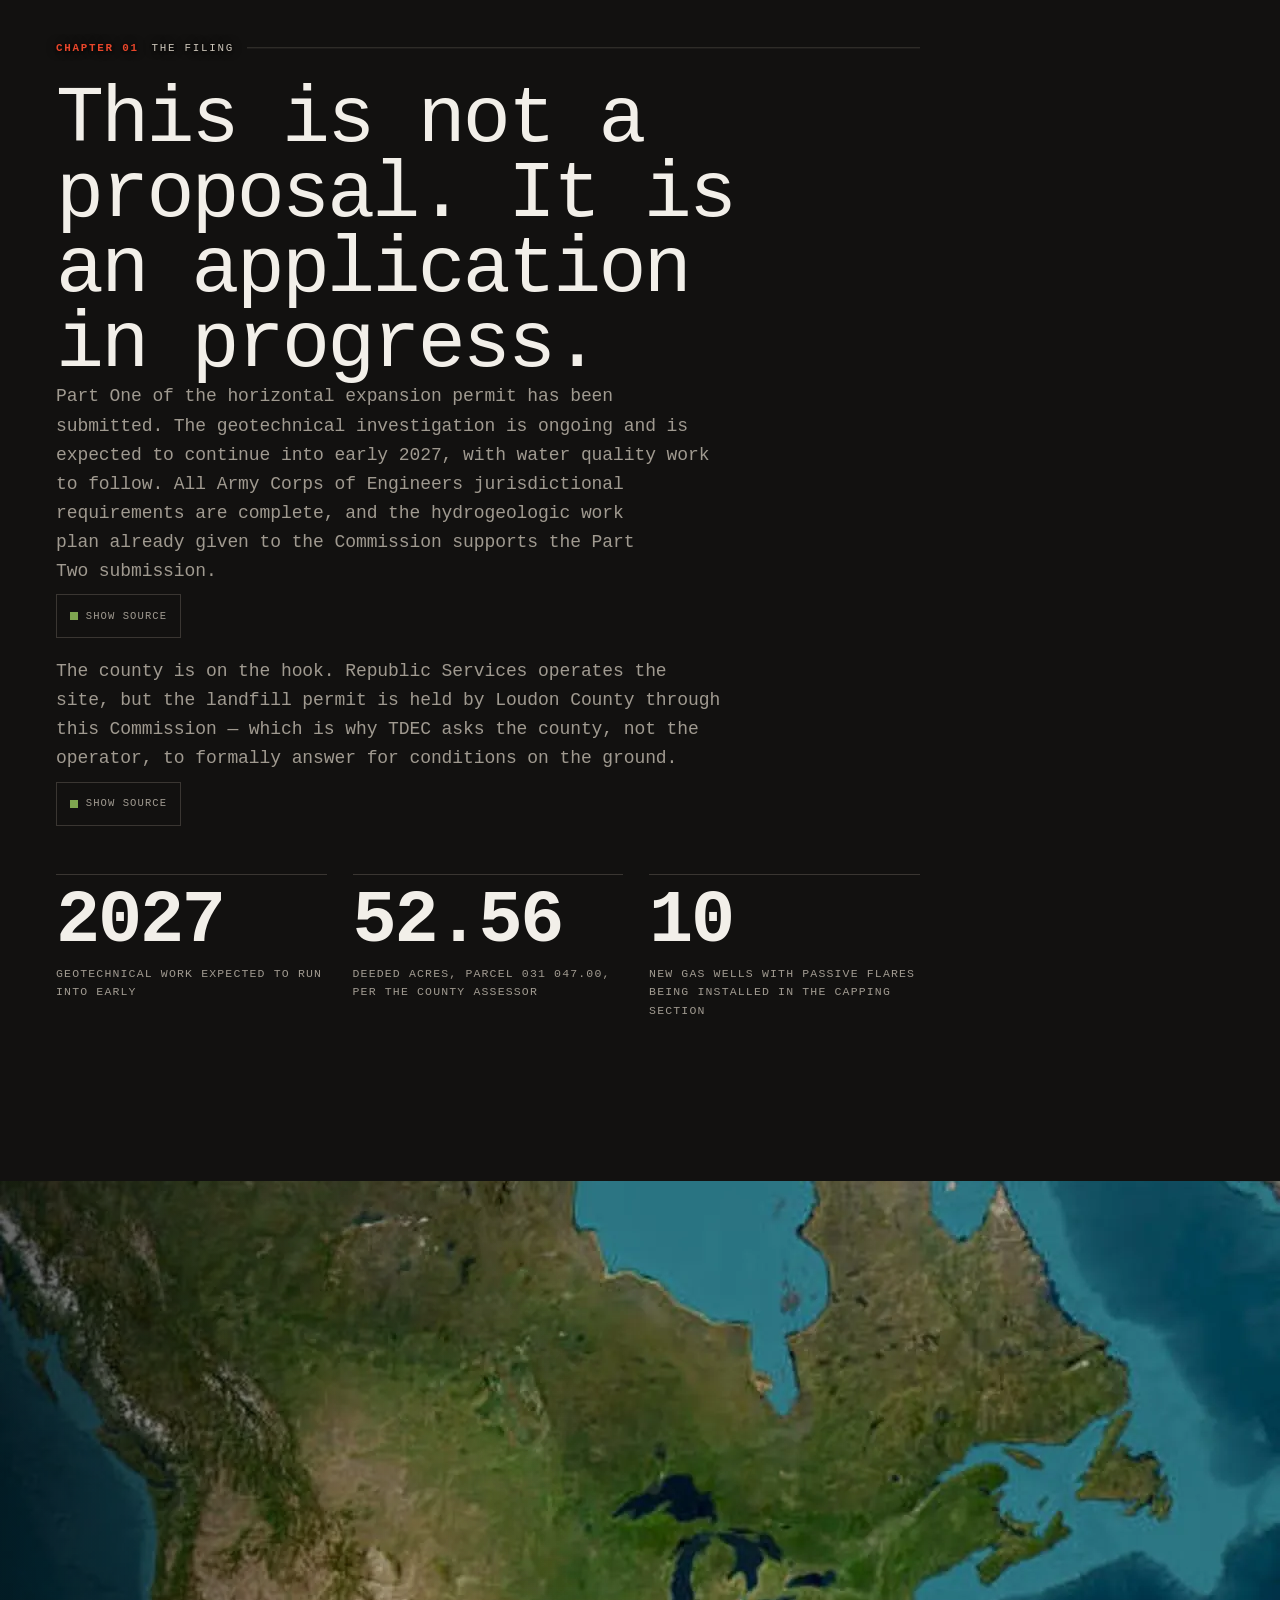
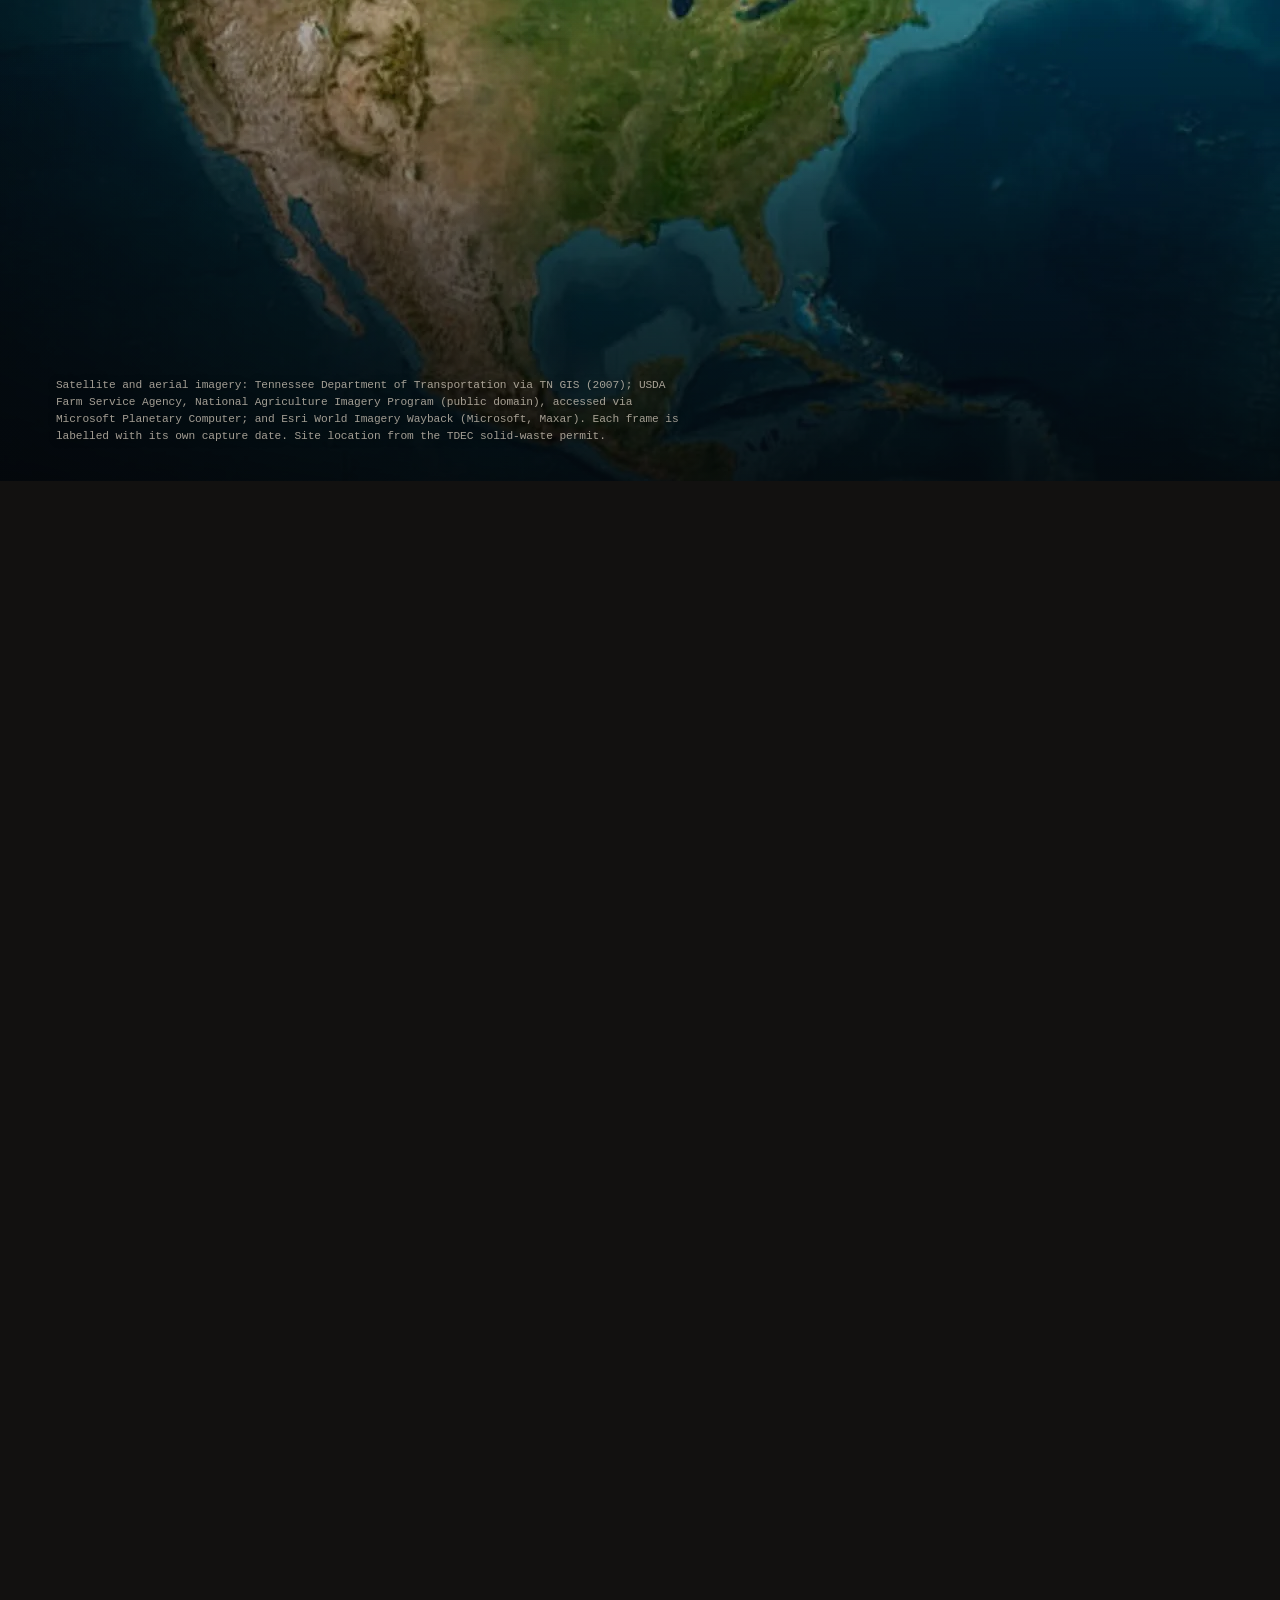
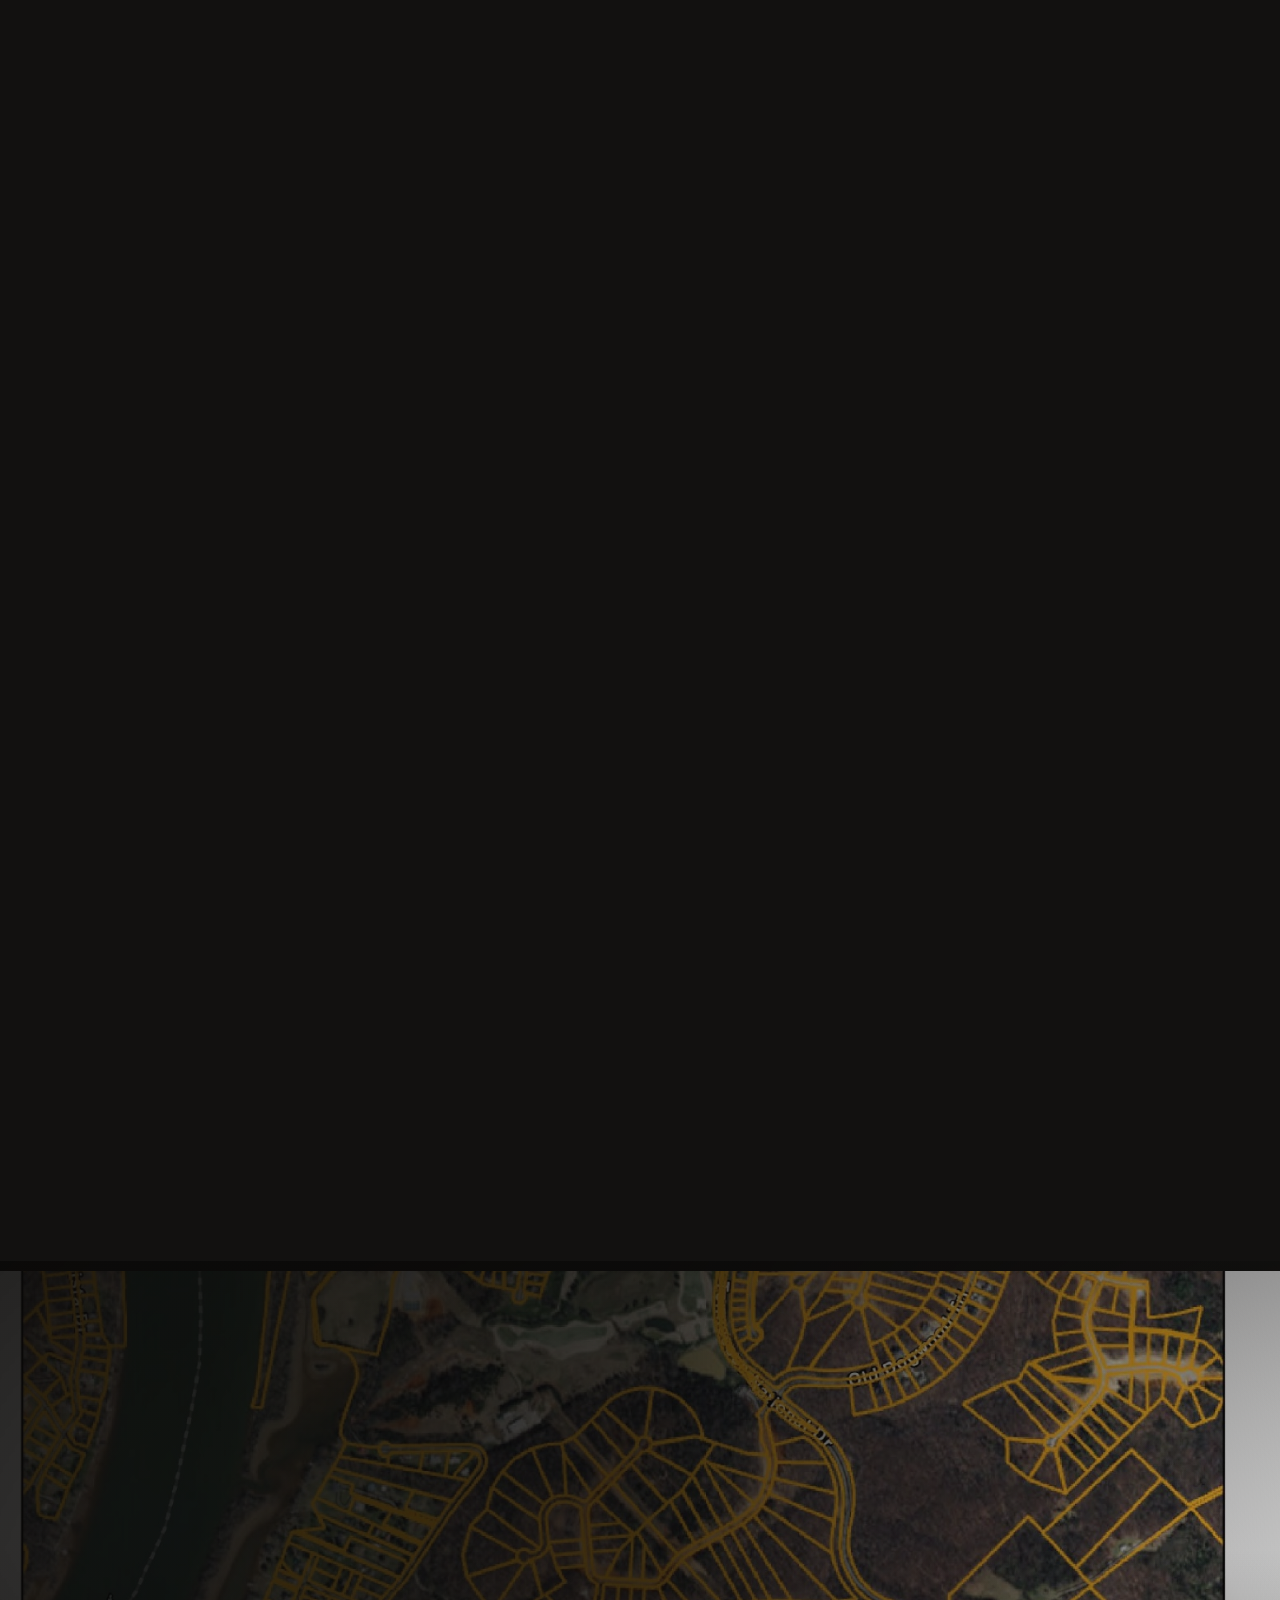
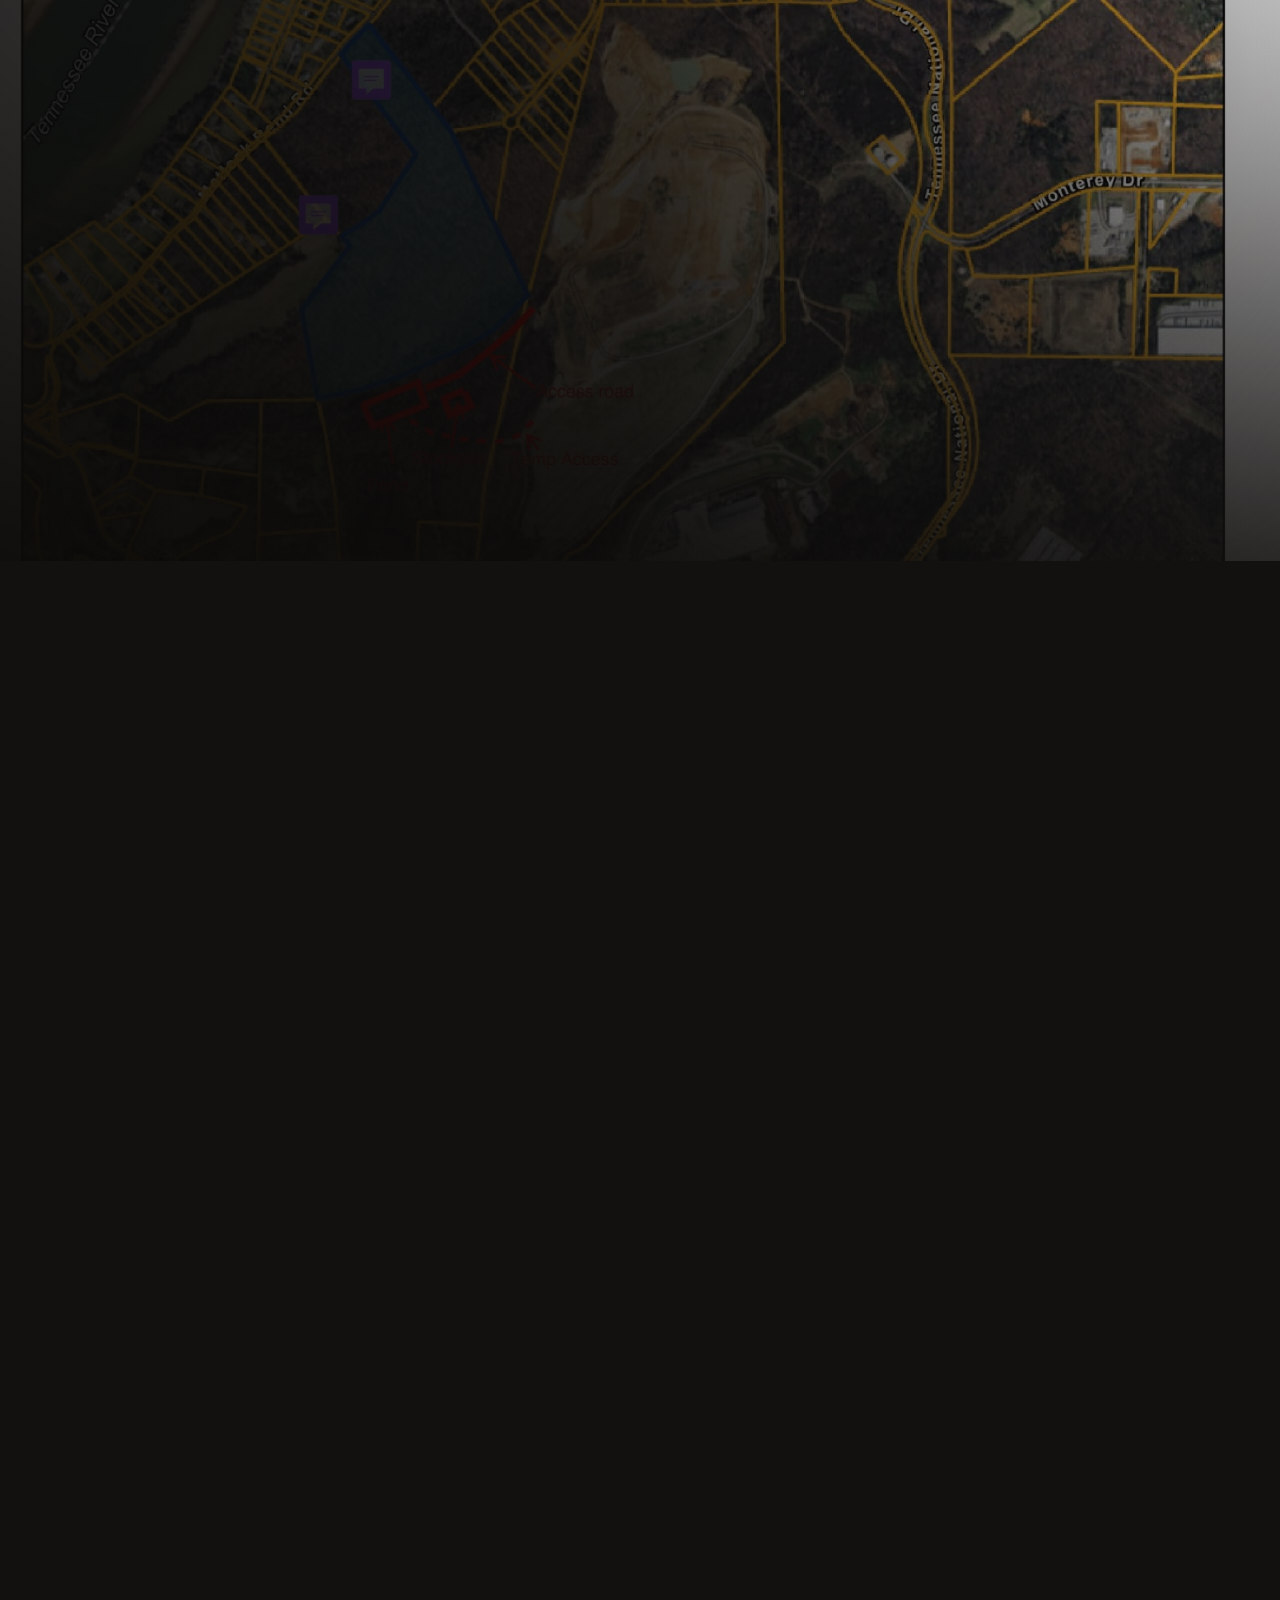
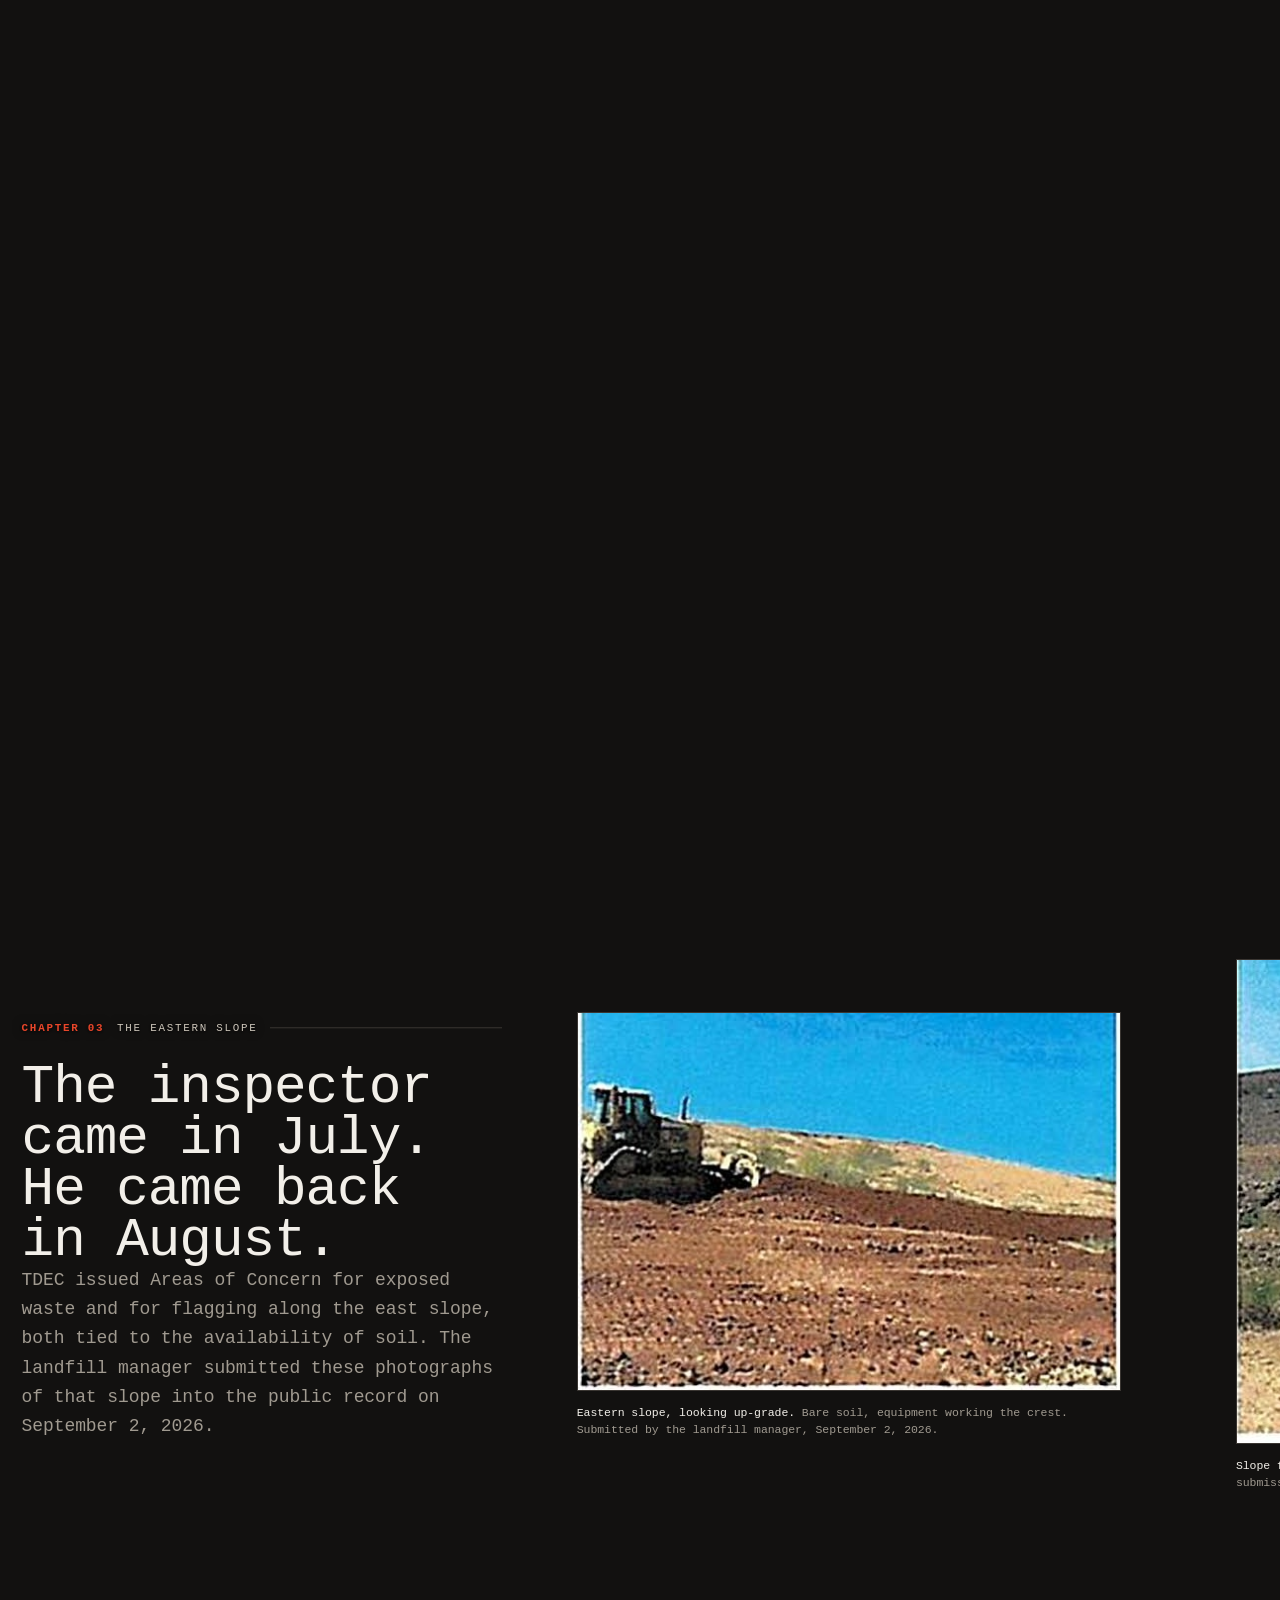
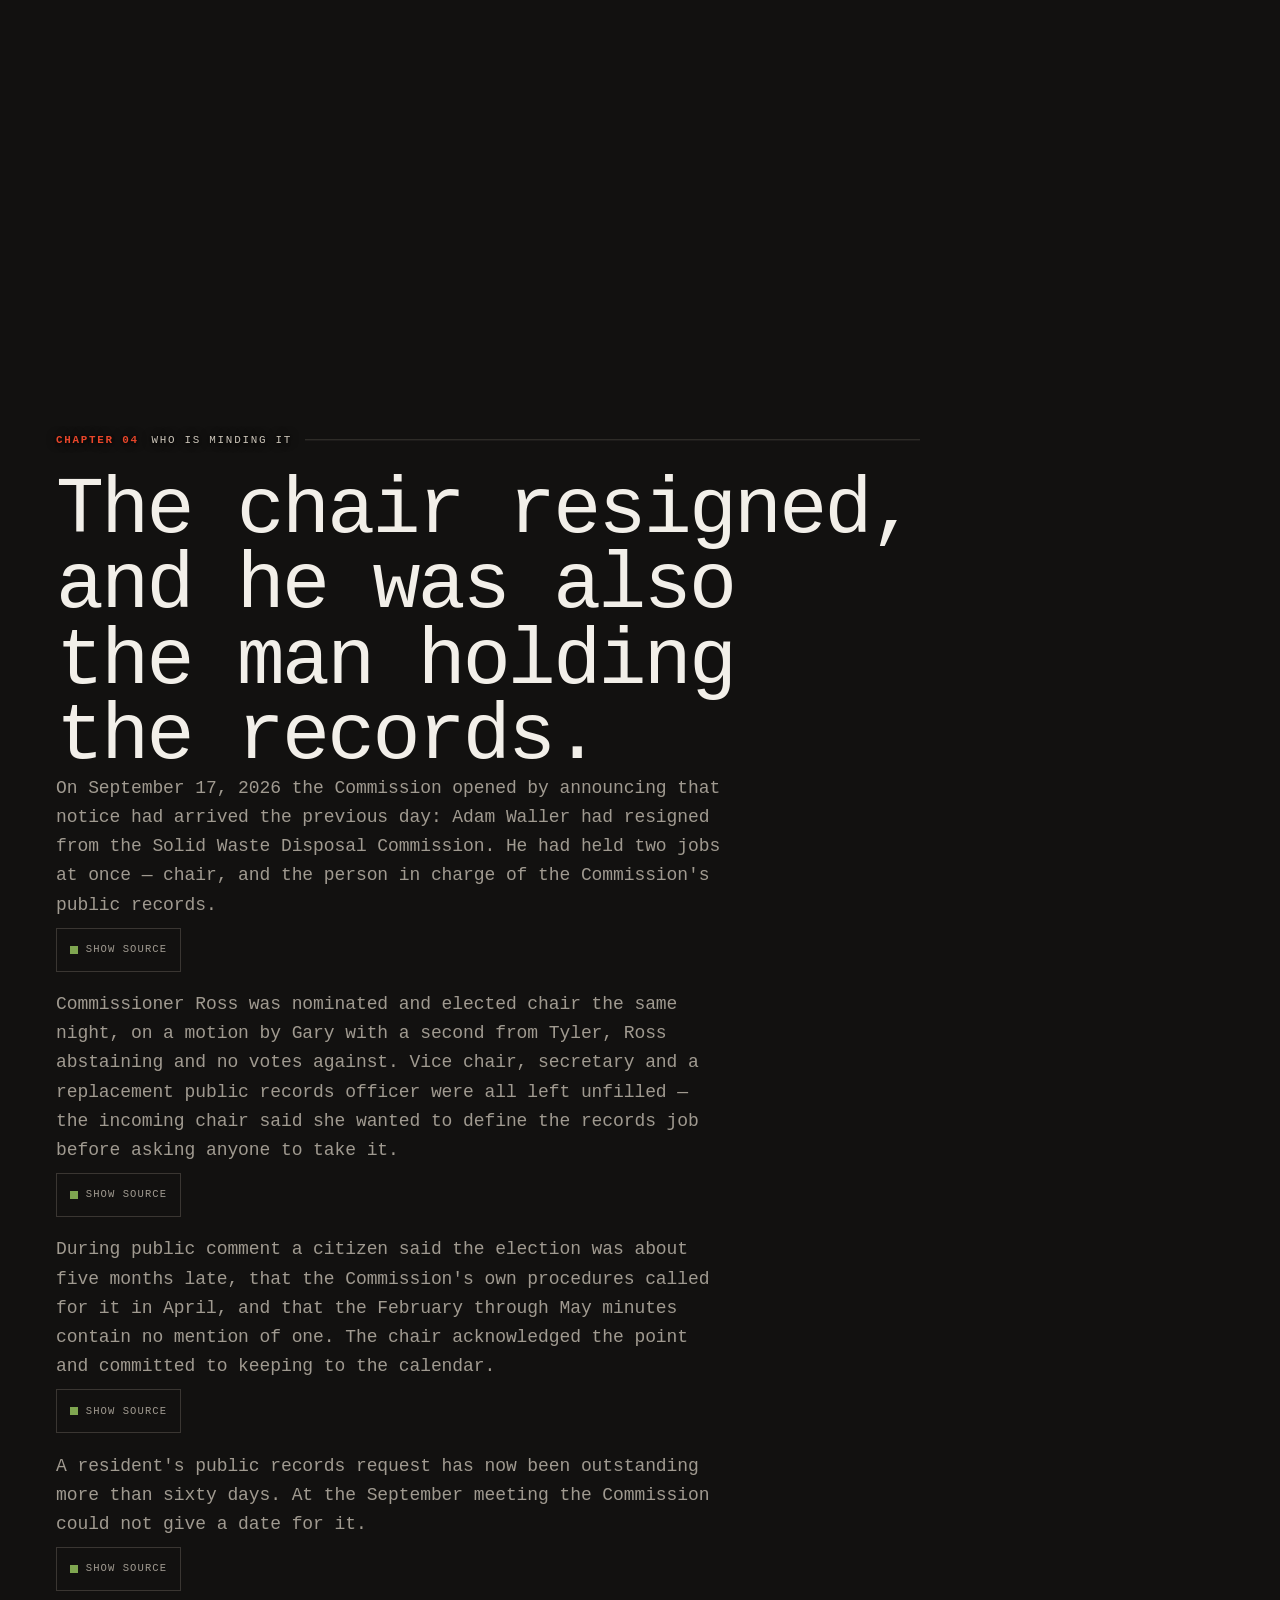
<file: dossier/index.html>
<!doctype html>
<html lang="en">
<head>
<meta charset="utf-8">
<meta name="viewport" content="width=device-width, initial-scale=1, viewport-fit=cover">
<title>Matlock Bend — the permit is already filed</title>
<meta name="description" content="Republic Services has filed Part One of a horizontal expansion permit for the Matlock Bend landfill in Loudon County, Tennessee. Every claim on this page is sourced to a county document or meeting recording.">
<link rel="icon" href="data:image/svg+xml,<svg xmlns='http://www.w3.org/2000/svg' viewBox='0 0 32 32'><rect width='32' height='32' fill='%23121110'/><rect x='5' y='20' width='22' height='3' fill='%23e8462a'/></svg>">
<link rel="stylesheet" href="scrollcraft.css">
<style>
  :root {
    --sc-canvas:     #121110;
    --sc-surface:    #1b1917;
    --sc-ink:        #f2efe9;
    --sc-ink-soft:   #a09a90;
    --sc-accent:     #e8462a;
    --sc-accent-ink: #ffffff;
    --sc-font-display: ui-monospace, "SFMono-Regular", Menlo, monospace;
    --sc-font-text:    ui-monospace, "SFMono-Regular", Menlo, monospace;

    --paper: #ddd8cd;
    --rule:  #3a3632;
    --ok:    #7fa650;
  }

  body { -webkit-font-smoothing: antialiased; }

  /* ---- brutalist chrome ---------------------------------------------- */
  .bar {
    position: fixed; inset: 0 0 auto 0; z-index: 60;
    display: flex; align-items: stretch; justify-content: space-between;
    border-bottom: 1px solid var(--rule);
    background: rgba(18,17,16,.92);
    backdrop-filter: blur(6px);
    font-size: .7rem; letter-spacing: .09em; text-transform: uppercase;
  }
  /* This is the way back to the main site, so it is an <a>. Anchor defaults
     (underline + link colour) would fight the wordmark, hence the resets. */
  .bar__mark { padding: .75rem 1rem; border-right: 1px solid var(--rule); font-weight: 700;
    color: inherit; text-decoration: none; display: flex; align-items: center; min-height: 44px; }
  .bar__mark:hover b { text-decoration: underline; }
  .bar__mark b { color: var(--sc-accent); }
  .bar__meta { padding: .75rem 1rem; color: var(--sc-ink-soft); display: none; }
  .bar__cta {
    padding: .75rem 1.15rem; border-left: 1px solid var(--rule);
    background: var(--sc-accent); color: var(--sc-accent-ink);
    text-decoration: none; font-weight: 700; display: flex; align-items: center;
    /* Primary action in the fixed bar. Measured 102x35 at 390px; the bar keeps
       it short, so enforce the 44px touch target explicitly. */
    min-height: 44px;
  }
  .bar__cta:hover { background: #ff573a; }
  @media (min-width: 820px) { .bar__meta { display: flex; align-items: center; } }

  /* ---- chapter slugs -------------------------------------------------- */
  .slug {
    display: flex; gap: .8rem; align-items: baseline;
    font-size: .68rem; letter-spacing: .16em; text-transform: uppercase;
    /* --sc-ink-soft (#a09a90) measured 2.83:1 against the parcel map across
       the whole of chapter 02 -- under the 3:1 floor for this size. The slug
       sits over photography, not over flat page ground, so it gets a brighter
       ink and a shadow rather than the muted secondary token. */
    color: #cdc6ba; margin-bottom: 1.5rem;
    text-shadow: 0 1px 3px rgba(8,7,6,.92), 0 0 10px rgba(8,7,6,.75);
  }
  .slug b { color: var(--sc-accent); font-weight: 700; }
  .slug span { border-bottom: 1px solid var(--rule); flex: 1; transform: translateY(-.25em); }

  h1, h2, h3 { text-wrap: balance; }
  .sc-display--xl { letter-spacing: -.02em; line-height: .98; }

  /* ---- the source ledger (signature move) ----------------------------- */
  .ledger {
    position: fixed; right: 0; bottom: 0; z-index: 55;
    width: min(23rem, 92vw);
    border-top: 1px solid var(--rule); border-left: 1px solid var(--rule);
    background: rgba(18,17,16,.94);
    backdrop-filter: blur(6px);
    font-size: .68rem; letter-spacing: .04em;
    transform: translateY(calc(100% - 2.2rem));
    transition: transform .34s cubic-bezier(.2,.7,.3,1);
  }
  .ledger[data-open="1"] { transform: translateY(0); }
  /* Retired: slid fully out of the way once the closing section is reached, so
     the closing note is readable at the document's last scroll position.
     Hidden from assistive tech too, since it is off-screen by then. */
  .ledger[data-retired="1"] { transform: translateY(100%); visibility: hidden; }
  @media (prefers-reduced-motion: reduce) { .ledger { transition: none; } }
  .ledger__head {
    display: flex; width: 100%; align-items: center; gap: .6rem;
    /* height was 2.2rem (35px measured). The ledger header is the control that
       opens the whole source list, so give it a 44px touch target. */
    padding: .62rem .8rem; min-height: 44px;
    background: none; border: 0; color: var(--sc-ink);
    font: inherit; text-transform: uppercase; letter-spacing: .1em; cursor: pointer;
  }
  .ledger__head b { color: var(--ok); font-variant-numeric: tabular-nums; }
  .ledger__head i { margin-left: auto; font-style: normal; color: var(--sc-ink-soft); }
  /* CSS caret instead of a glyph: keeps the source free of non-ASCII symbols. */
  .ledger__mark { width: 0; height: 0; border-left: 5px solid transparent; border-right: 5px solid transparent;
    border-bottom: 6px solid currentColor; display: inline-block; transition: transform .25s ease; }
  .ledger[data-open="1"] .ledger__mark { transform: rotate(180deg); }
  .ledger__list { max-height: 42vh; overflow-y: auto; margin: 0; padding: 0 .8rem .9rem; list-style: none; }
  .ledger__list li {
    padding: .5rem 0; border-top: 1px solid var(--rule);
    color: var(--sc-ink-soft); line-height: 1.45;
  }
  .ledger__list li b { color: var(--sc-ink); font-weight: 400; }

  /* a sourced claim */
  .claim { display: block; margin: 0 0 1.15rem; }
  .claim__text { margin: 0; }
  .claim__btn {
    margin-top: .5rem; display: inline-flex; align-items: center; gap: .5rem;
    background: none; border: 1px solid var(--rule); color: var(--sc-ink-soft);
    font: inherit; font-size: .66rem; letter-spacing: .1em; text-transform: uppercase;
    /* Measured 119x30 at 390px. Pad to a 44px touch target (WCAG 2.5.5)
       without changing the drawn box any more than necessary. */
    padding: .62rem .8rem; min-height: 44px; cursor: pointer;
  }
  .claim__btn:hover, .claim__btn:focus-visible { border-color: var(--sc-accent); color: var(--sc-ink); }
  .claim__btn::before {
    content: ""; width: .5rem; height: .5rem; background: var(--rule); flex: none;
  }
  .claim.is-passed .claim__btn::before { background: var(--ok); }
  .claim__src {
    display: none; margin: .55rem 0 0; padding: .7rem .85rem;
    border-left: 2px solid var(--sc-accent); background: rgba(0,0,0,.28);
    font-size: .74rem; line-height: 1.55; color: var(--sc-ink-soft);
  }
  .claim__src cite { display: block; margin-top: .45rem; font-style: normal; color: var(--sc-ink); }
  .claim[data-open="1"] .claim__src { display: block; }

  /* ---- layout blocks --------------------------------------------------- */
  .pad { padding: 8rem 1.35rem; }
  @media (min-width: 900px) { .pad { padding: 10rem 3.5rem; } }
  .col { max-width: 38rem; }
  .col--wide { max-width: 54rem; }

  .hero__grid { position: absolute; inset: 0; }
  /* The credit now lives at the end of this block (in flow, so it can never
     collide with the claim button). That makes the block tall enough to run off
     a short viewport while the stage is display:block and the copy is static.
     Anchor the copy to the bottom of the stage so the whole stack — credit
     included — stays on screen at any height. */
  .hero__copy {
    position: relative; z-index: 3; padding: 0 1.35rem; max-width: 46rem;
  }
  #h-approach .sc-stage {
    display: flex; flex-direction: column; justify-content: flex-end;
    padding-bottom: clamp(1.6rem, 4vh, 2.6rem);
  }
  @media (min-width: 900px) { .hero__copy { padding: 0 3.5rem; } }
  /* Sits over the bright parcel map: the accent alone measured 3.97:1,
     so the kicker carries its own brighter ink plus a shadow. */
  .hero__kicker {
    font-size: .7rem; letter-spacing: .2em; text-transform: uppercase;
    color: #f0ece5; text-shadow: 0 1px 3px rgba(0,0,0,.85); margin: 0 0 1.4rem;
  }
  .hero__sub { color: var(--sc-ink-soft); max-width: 34rem; }

  .stat { border-top: 1px solid var(--rule); padding-top: .9rem; }
  .stat__n {
    font-size: clamp(2.6rem, 7vw, 4.6rem); line-height: .9; font-weight: 700;
    font-variant-numeric: tabular-nums; letter-spacing: -.03em;
  }
  /* Hero h1 inherits the engine's --xl size (120px), which overflows short
     viewports. Bind it to viewport HEIGHT as well as width so the peak line
     always lands inside one screen. */
  #h-hero {
    font-size: clamp(2.1rem, min(6.2vw, 7.2vh), 4.3rem);
    line-height: .92;
  }
  .stat__l { font-size: .72rem; letter-spacing: .1em; text-transform: uppercase; color: var(--sc-ink-soft); margin-top: .6rem; }
  .stats { display: grid; gap: 2.4rem; grid-template-columns: 1fr; margin-top: 3rem; }
  @media (min-width: 760px) { .stats { grid-template-columns: repeat(3, 1fr); gap: 1.6rem; } }

  /* map stage */
  .mapstage { position: absolute; inset: 0; overflow: hidden; }
  .mapstage img { width: 100%; height: 100%; object-fit: cover; object-position: 36% 37%; filter: saturate(.86) brightness(1.02) contrast(1.04); }
  /* readplate: the map is bright line-art, so type needs its own ground.
     Sits above the map, below the copy (z-index 3). */
  /* The plate darkens the map only as much as the type needs. Peaks were
     .94/.96 over the text column, which flattened the left half of the frame
     to near-black; text shadows carry the legibility instead. Mobile tunes
     this further in its own query. */
  .readplate { position: absolute; inset: 0; z-index: 2; pointer-events: none;
    background: linear-gradient(90deg, rgba(10,9,8,.82) 0%, rgba(10,9,8,.72) 42%, rgba(10,9,8,.34) 72%, rgba(10,9,8,.14) 100%); }
  .readplate--strong {
    background: linear-gradient(90deg, rgba(10,9,8,.85) 0%, rgba(10,9,8,.78) 50%, rgba(10,9,8,.48) 78%, rgba(10,9,8,.22) 100%); }

  /* Type over a half-lit map: the shadow replaces the darkness the plate used
     to supply, so the words stay readable without burying the map. */
  .hero__copy .sc-lede, .hero__copy .slug,
  .hero__copy .hero__kicker, .hero__copy .hero__sub, .hero__copy .sc-display {
    text-shadow: 0 1px 2px rgba(0,0,0,.95), 0 2px 10px rgba(0,0,0,.85),
                 0 0 26px rgba(0,0,0,.7);
  }
  /* Small uppercase type is the first thing a half-lit map defeats: measured
     2.41:1 under its own glyphs, which a brighter ink alone cannot carry.
     The chapter slug gets a narrow plate so it stays a label, not a wash. */
  .hero__copy .slug {
    display: inline-flex; align-self: flex-start;
    padding: .3rem .6rem; border-radius: 3px;
    background: rgba(10,9,8,.78);
    backdrop-filter: blur(2px);
  }
  .hero__copy .slug span { display: none; }
  /* On a phone the plate used to be a flat 90% wash over the whole frame, which
     buried the map it was supposed to sit on. Keep the type ground where the
     type actually is (top) and let the map read underneath it. */
  @media (max-width: 899px) {
    .readplate, .readplate--strong {
      background: linear-gradient(180deg, rgba(10,9,8,.94) 0%, rgba(10,9,8,.88) 46%, rgba(10,9,8,.55) 72%, rgba(10,9,8,.28) 100%);
    }
  }

  /* ---- map legend ---------------------------------------------------------
     P0: the landfill, the subdivision mesh, Tennessee National Dr and the
     Tennessee River must each be called out explicitly. Every row carries a
     distinct SHAPE as well as a colour, so the legend still reads for a
     colour-blind visitor and in forced-colours mode. */
  /* The legend lives inside .hero__copy for reading order, but that column is
     max-width 46rem -- anchoring "right" to it drops the panel on top of the
     prose (measured ~48,000px2 of overlap at 1280). Anchor to the stage
     instead so the panel clears the text column entirely. */
  .legend {
    position: fixed; z-index: 4; right: 1.35rem;
    /* The source-ledger bar is a fixed 2.2rem strip pinned to the bottom, so
       clear its height plus a gutter; 1.35rem alone overlapped it by 24px. */
    bottom: calc(2.2rem + 1.1rem);
    max-width: min(20rem, 42vw);
    background: rgba(10,9,8,.9); border: 1px solid rgba(232,70,42,.35);
    padding: .85rem .95rem; backdrop-filter: blur(3px);
  }
  .legend__t { font-size: .6rem; letter-spacing: .16em; text-transform: uppercase;
    color: var(--sc-ink-soft); margin: 0 0 .6rem; }
  .legend__row { display: flex; align-items: flex-start; gap: .6rem; margin-top: .48rem; }
  .legend__row:first-of-type { margin-top: 0; }
  .legend__mark { flex: 0 0 22px; width: 22px; height: 14px; margin-top: .1rem; }
  .legend__label { font-size: .72rem; line-height: 1.32; color: var(--sc-ink); }
  .legend__label b { display: block; font-size: .73rem; letter-spacing: .01em; }
  .legend__label span { color: var(--sc-ink-soft); font-size: .67rem; }
  @media (max-width: 899px) {
    /* Phone: the legend becomes part of the reading column instead of floating
       over the map, so it can never cover the geography it describes. */
    .legend { position: static; max-width: none; margin-top: 1.1rem;
      right: auto; bottom: auto; backdrop-filter: none;
      /* The source ledger is fixed to the bottom of the viewport. Measured at
         390x844 the plate ended at 819px against a ledger starting at 809px,
         so the last row sat tight under the bar. Reserve real clearance. */
      margin-bottom: 3rem;
      /* Compact on a phone: at full desktop padding the copy column measured
         877px against an 844px viewport, which pushed the chapter slug off the
         top edge (contrast probe read 2.12:1 on a clipped glyph row). */
      padding: .6rem .7rem; }
    .legend__t { margin-bottom: .4rem; }
    .legend__row { margin-top: .34rem; gap: .5rem; }
    .legend__mark { flex: 0 0 18px; width: 18px; height: 12px; }
    .legend__label { font-size: .68rem; line-height: 1.26; }
    .legend__label b { font-size: .7rem; }
    .legend__label span { font-size: .63rem; }
  }

  /* Short phones (measured 360x740: copy column 820px, legend bottom 741px
     against a 740px viewport, overlapping the ledger by 36px; 320x568 worse).
     The chapter must keep all four legend rows, so recover the height from
     leading and padding rather than by dropping content. */
  @media (max-width: 760px) and (max-height: 800px) {
    [data-sc-act="pin"] [data-sc-stage] { padding-block: 3.6rem 4.4rem; }
    .slug { margin-bottom: .9rem; }
    .hero__sub { margin-top: .8rem; }
    .sc-lede { line-height: 1.32; }
    [data-sc-act="pin"] .sc-lede + .sc-lede { margin-top: .55rem; }
    .legend { margin-top: .8rem; margin-bottom: 2.4rem; padding: .5rem .6rem; }
    .legend__row { margin-top: .28rem; }
    /* Trimming leading alone still left the column taller than the stage (772
       vs 740), and a nested scroller here swallowed the page scroll outright.
       Pair the keys into two columns and drop the secondary descriptions: the
       requirement is that each feature is NAMED, and the bold name plus its
       shape swatch carries that. The prose above still describes each one. */
    .legend { display: grid; grid-template-columns: 1fr 1fr; gap: .1rem .7rem; }
    .legend__t { grid-column: 1 / -1; }
    .legend__row, .legend__row:first-of-type { margin-top: .3rem; }
    .legend__label span { display: none; }
  }

  /* evidence rail */
  .rail { display: flex; gap: 2.2rem; align-items: center; padding: 0 1.35rem; }
  .rail__lead { flex: none; width: min(30rem, 82vw); }
  .plate { flex: none; width: min(34rem, 86vw); }
  .plate img { width: 100%; height: auto; display: block; border: 1px solid var(--rule); }
  .plate figcaption { margin-top: .8rem; font-size: .72rem; line-height: 1.5; color: var(--sc-ink-soft); }
  .plate figcaption b { color: var(--sc-ink); font-weight: 400; }

  /* document plates */
  .docs { display: grid; gap: 1.4rem; grid-template-columns: repeat(auto-fit, minmax(13rem, 1fr)); margin-top: 3rem; }
  .doc { display: block; text-decoration: none; color: inherit; border: 1px solid var(--rule); padding: .7rem; }
  .doc:hover, .doc:focus-visible { border-color: var(--sc-accent); }
  .doc img { width: 100%; height: 11rem; object-fit: cover; object-position: top; display: block; filter: grayscale(1) contrast(1.05); }
  .doc:hover img { filter: none; }
  .doc span { display: block; margin-top: .6rem; font-size: .7rem; letter-spacing: .06em; color: var(--sc-ink-soft); }

  /* close */
  /* Do NOT set height here. .sc-stage (scrollcraft.css) sizes the sticky
     stage to 100svh, but this stylesheet loads after it and ".close" carries
     the same specificity, so a height declared here WINS and re-sized the
     sticky stage to 1125px against a 900px viewport. A sticky box taller than
     the viewport hangs its own top edge above the screen, and the opening
     lines of the closing heading went with it -- "Three things, and none of
     them require a lawyer." rendered as "them require a lawyer."
     Let the stage keep its own height; only lay the content out.
     safe center keeps the copy centred while it fits and falls back to
     start-alignment rather than clipping the top when it does not. */
  .close { display: flex; flex-direction: column; justify-content: safe center; padding: 4.5rem 1.35rem 0; }
  @media (min-width: 900px) { .close { padding: 4.5rem 3.5rem 0; } }
  .acts { display: grid; gap: 1px; background: var(--rule); border: 1px solid var(--rule); margin-top: 2.6rem; }
  @media (min-width: 820px) { .acts { grid-template-columns: repeat(3, 1fr); } }
  .act { background: var(--sc-canvas); padding: 1.6rem 1.3rem; text-decoration: none; color: inherit; display: block; }
  .act:hover, .act:focus-visible { background: var(--sc-surface); }
  .act b { display: block; font-size: .7rem; letter-spacing: .14em; text-transform: uppercase; color: var(--sc-accent); }
  .act h3 { margin: .7rem 0 .5rem; font-size: 1.05rem; }
  .act p { margin: 0; font-size: .82rem; line-height: 1.55; color: var(--sc-ink-soft); }
  .foot {
    margin-top: auto; border-top: 1px solid var(--rule); padding: 1.4rem 0 1.6rem;
    font-size: .7rem; line-height: 1.7; color: var(--sc-ink-soft);
  }
  .foot a { color: var(--sc-ink); }

  /* ====================================================================
     MOBILE (<=760px). Fixes measured at 390x844:
       1. pinned copy sat at the top with ~60% dead space beneath it
       2. the fixed bar guillotined display headings mid-scroll
       3. rail plates bled off both edges with captions cut in half
       4. the flat 90% readplate turned the parcel map into black mush
       5. chapter 02 ran long enough to produce text-free frames
     ==================================================================== */
  @media (max-width: 760px) {
    /* 1 — centre pinned copy in the stage instead of pinning it to the top */
    [data-sc-act="pin"] [data-sc-stage] {
      display: flex; flex-direction: column; justify-content: center;
      padding-block: 4.6rem 5.2rem;   /* clear the bar and the ledger rail */
    }
    .hero__copy { max-width: none; }
    .hero__sub { max-width: none; margin-top: 1.1rem; }

    /* 2 — slimmer bar, and it retracts while reading down (see JS below) */
    .bar { font-size: .62rem; transition: transform .28s cubic-bezier(.2,.7,.3,1); }
    .bar__mark, .bar__cta { padding: .6rem .8rem; }
    .bar.is-tucked { transform: translateY(-100%); }
    @media (prefers-reduced-motion: reduce) {
      .bar { transition: none; }
      .bar.is-tucked { transform: none; }
    }

    /* 3 — one plate at a time. The pan is continuous, so framing depends on the
       STRIDE: plate width + gap. Set it to exactly 100vw and every plate comes
       to rest in the same place it started, centred, instead of drifting so the
       viewport always straddles two half-photos with both captions cut. */
    /* The rail is shorter than the stage on a phone (one plate, not a wide
       spread), and the stage does not centre it vertically -- it sat at the top
       with roughly half the screen empty beneath. Centre the rail in the stage
       so each photo sits in the middle of the frame. */
    [data-sc-stage] { display: flex; align-items: center; }
    .rail { gap: 12vw; padding: 0 6vw; align-items: center; width: 100%; }
    .rail__lead { width: 88vw; }
    .plate { width: 88vw; }
    /* fill the frame: 46vh left roughly half the screen empty under each photo */
    .plate img { max-height: 58vh; min-height: 38vh; object-fit: cover; }
    .plate figcaption { margin-top: .6rem; font-size: .7rem; }

    /* 4 — let the map read.
       Measured: the old flat .88-.90 wash left only ~10% of the map visible,
       so chapter 2 asked the reader to "look at the map" while hiding it.
       The copy roams 7%-71% of the stage, so there is no clear band to carve;
       instead the plate is lifted overall and the type earns its own contrast
       from a shadow. The legend carries its own opaque panel, so the plate
       does not need to darken the bottom third for it. */
    .mapstage img { filter: saturate(.92) brightness(1.1) contrast(1.06); }
    .readplate, .readplate--strong {
      background: linear-gradient(180deg,
        rgba(10,9,8,.80) 0%, rgba(10,9,8,.60) 16%,
        rgba(10,9,8,.46) 38%, rgba(10,9,8,.44) 62%,
        rgba(10,9,8,.54) 86%, rgba(10,9,8,.70) 100%);
    }

    /* tighten vertical rhythm so chapters do not feel stretched */
    .pad { padding: 5.5rem 1.35rem; }
    .stats { gap: 1.8rem; margin-top: 2.2rem; }
    .docs { grid-template-columns: repeat(2, 1fr); gap: 1rem; }
    .doc img { height: 7.5rem; }
    .close { padding-top: 3.2rem; }
    .acts { margin-top: 1.8rem; }
    .act { padding: 1.15rem 1rem; }

    /* the ledger must never cover the reading column */
    .ledger { width: 100%; font-size: .64rem; }
    .ledger__list { max-height: 38vh; }
    /* ...but nothing actually reserved the space, and padding cannot fix it:
       the closing stage is a pinned act with a fixed height, so pushing the
       text down just trapped a second element instead of the first. The bar is
       also pointless at the very end -- its whole job is sourcing the claims
       above it, and the closing note says so in prose. Let the act that owns
       the ledger release it, handled in JS below. */
  }

  /* headings must not start life underneath the fixed bar when linked to */
  h2[id], h1[id] { scroll-margin-top: 4.5rem; }

  /* ====================================================================
     A pinned stage taller than the viewport must never be vertically
     centred. Centring splits the overflow across BOTH edges, pushing the
     opening lines above the top of the sticky stage where they can never
     be scrolled into view. This truncated the closing heading
     "Three things, and none of them require a lawyer." down to
     "them require a lawyer.", which reads as nonsense.
     Measured overflow: +248px at 390x844 and +225px at 1440x900, so this
     is not a phone-only fault. "safe center" centres when the content
     fits and falls back to start-alignment when it would overflow.
     ==================================================================== */
  [data-sc-act="pin"] [data-sc-stage],
  [data-sc-act="pan"] [data-sc-stage] { justify-content: safe center; }
</style>
</head>
<body>

<span data-sc-progress></span>
<div class="sc-grain" aria-hidden="true"></div>

<a href="#ch6" class="sc-skip">Skip to what you can do</a>

<header class="bar">
  <a class="bar__mark" href="/">TN Waste <b>Watch</b></a>
  <div class="bar__meta">Matlock Bend Class I Landfill · Loudon County, TN · permit SNL530000203</div>
  <a class="bar__cta" href="#ch6">Take action</a>
</header>

<main id="top">

  <!-- ========== 1 · RECOGNITION — pin over the real parcel map ========== -->
  <!-- span MUST exceed 1.0. A pinned act's cue clock is (y - top) / (height - vh);
       at span 1.0 height === vh, travel clamps to 1px and every cue in the act
       snaps 0->1 in a single pixel. That is what kept .hero__sub (the paragraph
       that explains the map) at opacity 0 for the entire scroll. 1.6 gives the
       sub a real plateau before the chapter hands off. -->
  <section data-sc-act="pin" data-sc-span="1.6" data-sc-drift="#121110" aria-labelledby="h-hero">
    <div data-sc-stage>
      <div class="mapstage" data-sc-parallax="0.12">
        <img src="assets/map-body.jpg" alt="Loudon County assessor parcel map of the Matlock Bend landfill. The bare, terraced landfill working face sits at centre, bounded on the west by the Tennessee River and ringed on the north and east by dense residential lot lines.">
      </div>
      <div class="sc-scrim sc-scrim--vignette" aria-hidden="true"></div>
      <div class="sc-scrim sc-scrim--lead" aria-hidden="true"></div>
      <div class="readplate" aria-hidden="true"></div>

      <div class="hero__copy">
        <p class="hero__kicker" data-sc-cue="0 0.9 0">Loudon County, Tennessee</p>
        <h1 id="h-hero" class="sc-display sc-display--xl" data-sc-cue="0 0.9 0" data-sc-kinetic="lines">The landfill is growing toward the houses. The permit is already filed.</h1>
        <p class="sc-body hero__sub" data-sc-cue="0.16 0.9">Every orange line on this map is somebody's property boundary. The bare ground at the center is the working face of the Matlock Bend Class I landfill. Republic Services has submitted Part One of a permit to expand it horizontally.</p>
      </div>
    </div>
  </section>

  <!-- ========== 2 · THE FILING — flow ========== -->
  <section class="sc-section pad" data-sc-act="flow" data-sc-drift="#1b1917" aria-labelledby="h-filing">
    <div class="col col--wide">
      <p class="slug"><b>Chapter 01</b> The filing <span></span></p>

      <div data-sc-in data-sc-stagger="70">
        <h2 id="h-filing" class="sc-display sc-display--lg">This is not a proposal. It is an application in progress.</h2>

        <div class="claim" data-claim="Part One of the horizontal expansion permit has been submitted to TDEC">
          <p class="claim__text sc-body">Part One of the horizontal expansion permit has been submitted. The geotechnical investigation is ongoing and is expected to continue into early 2027, with water quality work to follow. All Army Corps of Engineers jurisdictional requirements are complete, and the hydrogeologic work plan already given to the Commission supports the Part Two submission.</p>
          <button class="claim__btn" type="button" aria-expanded="false">Show source</button>
          <div class="claim__src">
            "On the horizontal expansion permit, Part One has been submitted; the geotechnical investigation is ongoing and expected to continue into early 2027, with water quality work to follow. All Army Corps of Engineers jurisdictional requirements have been completed, with no land-development obstacles identified."
            <cite>Engineering report, Republic Services, in the minutes of the August 20, 2026 regular meeting, as circulated in the September 17, 2026 Commission packet, p. 8.</cite>
          </div>
        </div>

        <div class="claim" data-claim="Loudon County, not Republic Services, is the permit holder">
          <p class="claim__text sc-body">The county is on the hook. Republic Services operates the site, but the landfill permit is held by Loudon County through this Commission — which is why TDEC asks the county, not the operator, to formally answer for conditions on the ground.</p>
          <button class="claim__btn" type="button" aria-expanded="false">Show source</button>
          <div class="claim__src">
            "TDEC has asked that the permit holder — Loudon County, via the Commission — formally acknowledge the condition, since the landfill permit is held by the County even though Republic operates the site."
            <cite>Engineering report, in the minutes of the August 20, 2026 regular meeting, September 17, 2026 packet, p. 8.</cite>
          </div>
        </div>
      </div>

      <div class="stats">
        <div class="stat" data-sc-in>
          <div class="stat__n"><span data-sc-count="2027" data-sc-count-ms="900">2027</span></div>
          <div class="stat__l">Geotechnical work expected to run into early</div>
        </div>
        <div class="stat" data-sc-in>
          <div class="stat__n"><span data-sc-count="52.56" data-sc-count-ms="900">52.56</span></div>
          <div class="stat__l">Deeded acres, parcel 031 047.00, per the county assessor</div>
        </div>
        <div class="stat" data-sc-in>
          <div class="stat__n"><span data-sc-count="10" data-sc-count-ms="900">10</span></div>
          <div class="stat__l">New gas wells with passive flares being installed in the capping section</div>
        </div>
      </div>
    </div>
  </section>

  <!-- ========== 2b · THE APPROACH — globe to site, then 12 years ==========
       Imagery is the evidence here, so every frame carries its own capture
       date and the source credit stays on screen for the whole act. The
       zoom cascade and the timeline are one pinned act: cutting them apart
       would unstick the stage between the arrival and the record. ========== -->
  <section id="h-approach" data-sc-act="pin" data-sc-span="7.2" data-sc-drift="#05070a" aria-label="Approach: from orbit to the fenceline">
    <div data-sc-stage>
      <div class="earth">
        <img class="earth__base" src="assets/earth/zoom-globe.webp" alt="" aria-hidden="true">
        <img class="earth__l" data-sc-cue="0 0.13 0.04 0.40" src="assets/earth/zoom-globe.webp" alt="North America from orbit.">
        <img class="earth__l" data-sc-cue="0.08 0.24 0.10 0.40" src="assets/earth/zoom-continent.webp" alt="The eastern United States.">
        <img class="earth__l" data-sc-cue="0.18 0.33 0.10 0.40" src="assets/earth/zoom-region.webp" alt="East Tennessee, the Valley and Ridge.">
        <img class="earth__l" data-sc-cue="0.27 0.42 0.10 0.40" src="assets/earth/zoom-county.webp" alt="Loudon County and the Tennessee River corridor.">
        <img class="earth__l" data-sc-cue="0.36 0.50 0.10 0.40" src="assets/earth/zoom-site.webp" alt="The Matlock Bend landfill site beside the river.">
        <img class="earth__l" data-sc-cue="0.400 0.446 0.016 0.012" src="assets/earth/tl-2007.webp" alt="The site photographed in 2007, early in the landfill's life.">
        <img class="earth__l" data-sc-cue="0.446 0.492 0.016 0.012" src="assets/earth/tl-2011.webp" alt="The site photographed on March 12, 2011.">
        <img class="earth__l" data-sc-cue="0.492 0.538 0.016 0.012" src="assets/earth/tl-2012.webp" alt="The site photographed on May 27, 2012.">
        <img class="earth__l" data-sc-cue="0.538 0.585 0.016 0.012" src="assets/earth/tl-2014.webp" alt="The site photographed on May 3, 2014.">
        <img class="earth__l" data-sc-cue="0.585 0.631 0.016 0.012" src="assets/earth/tl-2016-04.webp" alt="The site photographed on April 9, 2016.">
        <img class="earth__l" data-sc-cue="0.631 0.677 0.016 0.012" src="assets/earth/tl-2016.webp" alt="The site photographed on May 15, 2016.">
        <img class="earth__l" data-sc-cue="0.677 0.723 0.016 0.012" src="assets/earth/tl-2018-07.webp" alt="The site photographed on July 18, 2018.">
        <img class="earth__l" data-sc-cue="0.723 0.769 0.016 0.012" src="assets/earth/tl-2018.webp" alt="The site photographed on October 21, 2018.">
        <img class="earth__l" data-sc-cue="0.769 0.815 0.016 0.012" src="assets/earth/tl-2019.webp" alt="The site photographed on September 4, 2019.">
        <img class="earth__l" data-sc-cue="0.815 0.862 0.016 0.012" src="assets/earth/tl-2020.webp" alt="The site photographed on May 25, 2020.">
        <img class="earth__l" data-sc-cue="0.862 0.908 0.016 0.012" src="assets/earth/tl-2021.webp" alt="The site photographed on April 4, 2021.">
        <img class="earth__l" data-sc-cue="0.908 0.954 0.016 0.012" src="assets/earth/tl-2023-03.webp" alt="The site photographed on March 11, 2023.">
        <img class="earth__l" data-sc-cue="0.954 1.000 0.016 0.012" src="assets/earth/tl-2023.webp" alt="The site photographed on April 17, 2023.">
      </div>
      <div class="earth__shade" aria-hidden="true"></div>

      <!-- Year readout: one per frame, same cue windows as the imagery. -->
      <div class="earth__clock" aria-hidden="true">
        <span class="earth__yr" data-sc-cue="0.400 0.446 0.016 0.012">2007<i>TDOT · 1 ft</i></span>
        <span class="earth__yr" data-sc-cue="0.446 0.492 0.016 0.012">Mar 2011<i>Esri / Microsoft · 0.3 m</i></span>
        <span class="earth__yr" data-sc-cue="0.492 0.538 0.016 0.012">May 2012<i>USDA NAIP · 1 m</i></span>
        <span class="earth__yr" data-sc-cue="0.538 0.585 0.016 0.012">May 2014<i>USDA NAIP · 1 m</i></span>
        <span class="earth__yr" data-sc-cue="0.585 0.631 0.016 0.012">Apr 2016<i>Esri / Maxar · 0.5 m</i></span>
        <span class="earth__yr" data-sc-cue="0.631 0.677 0.016 0.012">May 2016<i>USDA NAIP · 1 m</i></span>
        <span class="earth__yr" data-sc-cue="0.677 0.723 0.016 0.012">Jul 2018<i>Esri / Maxar · 0.5 m</i></span>
        <span class="earth__yr" data-sc-cue="0.723 0.769 0.016 0.012">Oct 2018<i>USDA NAIP · 0.6 m</i></span>
        <span class="earth__yr" data-sc-cue="0.769 0.815 0.016 0.012">Sep 2019<i>Esri / Maxar · 0.5 m</i></span>
        <span class="earth__yr" data-sc-cue="0.815 0.862 0.016 0.012">May 2020<i>Esri / Maxar · 0.5 m</i></span>
        <span class="earth__yr" data-sc-cue="0.862 0.908 0.016 0.012">Apr 2021<i>USDA NAIP · 0.6 m</i></span>
        <span class="earth__yr" data-sc-cue="0.908 0.954 0.016 0.012">Mar 2023<i>Esri / Maxar · 0.5 m</i></span>
        <span class="earth__yr" data-sc-cue="0.954 1.000 0.016 0.012">Apr 2023<i>USDA NAIP · 0.6 m</i></span>
      </div>

      <div class="hero__copy">
        <p class="slug" data-sc-cue="0 0.97 0"><b>Approach</b> From orbit to the fenceline <span></span></p>
        <p class="sc-lede" data-sc-cue="0.02 0.16">It is easier to argue about a landfill than to look at one. So look at it.</p>
        <p class="sc-lede" data-sc-cue="0.14 0.30">East Tennessee. The Valley and Ridge, folded northeast to southwest, and the river running through it.</p>
        <p class="sc-lede" data-sc-cue="0.30 0.44">Loudon County. The Tennessee River bends west around a peninsula. The pale ground on that peninsula is the landfill.</p>
        <p class="sc-lede" data-sc-cue="0.44 0.58">This is the same ground photographed thirteen times between 2007 and 2023. Watch the pale area, and watch the trees between it and the water.</p>
        <p class="sc-lede" data-sc-cue="0.60 0.76">The lined cell and the pond visible in the earliest frames are gone — buried under a single continuous mass that spreads south and west.</p>
        <div class="claim" data-sc-cue="0.78 0.94" data-claim="The filed expansion adds 19.6 acres on the north side, on ground the applicant's own map marks with streams">
          <p class="sc-lede claim__text">The expansion now filed adds 19.6 acres on the north side — on ground the applicant's own map marks with streams.</p>
          <button class="claim__btn" type="button" aria-expanded="false">Show source</button>
          <div class="claim__src">
            Legend: “APPROXIMATE PROPOSED SOLID WASTE BOUNDARY (SUBJECT TO DESIGN AND APPROVALS)”. Labels: “PROPOSED EXPANSION (19.6 ACRES)”, “CURRENT PERMITTED LANDFILL (47.6 ACRES)”.
            <cite>Figure 1, Part I Application Exhibit, Civil &amp; Environmental Consultants for Republic Services, March 2026, in the Loudon County Solid Waste Disposal Commission packet of June 18, 2026, p.10.</cite>
          </div>
        </div>
        <p class="earth__credit">Satellite and aerial imagery: Tennessee Department of Transportation via TN GIS (2007); USDA Farm Service Agency, National Agriculture Imagery Program (public domain), accessed via Microsoft Planetary Computer; and Esri World Imagery Wayback (Microsoft, Maxar). Each frame is labelled with its own capture date. Site location from the TDEC solid-waste permit.</p>
      </div>

      <script>
        (function () {
          var earth = document.currentScript.closest('.earth');
          var base = earth.querySelector('.earth__base');
          var layers = [].slice.call(earth.querySelectorAll('.earth__l'));
          var last = '';
          function sync() {
            var best = null, top = 0;
            layers.forEach(function (l) {
              var o = +getComputedStyle(l).opacity;
              if (o > top) { top = o; best = l; }
            });
            if (best && best.currentSrc !== last && top > 0.55) {
              last = best.currentSrc; base.src = best.src;
            }
            requestAnimationFrame(sync);
          }
          requestAnimationFrame(sync);
        })();
      </script>

    </div>
  </section>

  <!-- ========== 3 · THE PEAK — pin on the map, longest span ========== -->
  <section id="h-peak" data-sc-act="pin" data-sc-span="3.2" data-sc-drift="#0d0c0b" aria-label="Chapter 2: what is next to it">
    <div data-sc-stage>
      <div class="mapstage" data-sc-parallax="0.2">
        <img src="assets/map-body.jpg" alt="The same parcel map, showing the landfill working face immediately adjacent to platted residential streets to the north and east.">
      </div>
      <div class="sc-scrim sc-scrim--bottom" aria-hidden="true"></div>
      <div class="sc-scrim sc-scrim--vignette" aria-hidden="true"></div>
      <div class="readplate readplate--strong" aria-hidden="true"></div>

      <div class="hero__copy">
        <p class="slug" data-sc-cue="0 0.96 0"><b>Chapter 02</b> What is next to it <span></span></p>
        <p class="sc-lede" data-sc-cue="0.04 0.30">Look at the map behind this text. The pale terraced ground is the landfill.</p>
        <p class="sc-lede" data-sc-cue="0.26 0.54">The orange mesh pressing against it on the north and east is not forest. It is subdivided residential lots, street by street, already platted.</p>
        <p class="sc-lede" data-sc-cue="0.50 0.78">On the west, the Tennessee River. This is the shape of the decision: a Class I landfill with a river on one side and neighborhoods on the other, applying to grow sideways.</p>
        <p class="sc-lede" data-sc-cue="0.74">The expansion permit does not need anyone's vote to be filed. It is filed.</p>

        <!-- The legend is position:fixed, so a cue with no exit leaves it
             painted over every chapter that follows: measured at full opacity
             past this act's end, covering the photo rail's captions. Give it a
             close so it leaves with the map it annotates. -->
        <div class="legend" data-sc-cue="0.02 0.97 0.02">
          <p class="legend__t">What you are looking at</p>

          <div class="legend__row">
            <svg class="legend__mark" viewBox="0 0 22 14" aria-hidden="true" focusable="false">
              <path d="M2 11 L6 4 L12 2 L19 6 L17 12 Z" fill="rgba(226,208,178,.5)" stroke="#e8d3a9" stroke-width="1.4"/>
            </svg>
            <span class="legend__label"><b>The landfill working face</b>
              <span>Pale terraced ground at the center</span></span>
          </div>

          <div class="legend__row">
            <svg class="legend__mark" viewBox="0 0 22 14" aria-hidden="true" focusable="false">
              <g stroke="#f3a03c" stroke-width="1.2" fill="none">
                <path d="M1 3 H21 M1 7 H21 M1 11 H21 M5 1 V13 M11 1 V13 M17 1 V13"/>
              </g>
            </svg>
            <span class="legend__label"><b>Platted residential lots</b>
              <span>Orange mesh, north and east</span></span>
          </div>

          <div class="legend__row">
            <svg class="legend__mark" viewBox="0 0 22 14" aria-hidden="true" focusable="false">
              <path d="M3 13 C7 9, 6 5, 10 1" stroke="#e8d3a9" stroke-width="2.6" fill="none" stroke-linecap="round"/>
              <path d="M3 13 C7 9, 6 5, 10 1" stroke="#7a6a4e" stroke-width=".8" fill="none" stroke-dasharray="2 2"/>
            </svg>
            <span class="legend__label"><b>Tennessee National Dr</b>
              <span>Road, running north&ndash;south on the east side</span></span>
          </div>

          <div class="legend__row">
            <svg class="legend__mark" viewBox="0 0 22 14" aria-hidden="true" focusable="false">
              <path d="M2 1 C6 5, 2 9, 6 13" stroke="#4d90b8" stroke-width="5" fill="none" stroke-linecap="round" opacity=".85"/>
            </svg>
            <span class="legend__label"><b>Tennessee River</b>
              <span>Wide water band along the west edge</span></span>
          </div>
        </div>
      </div>
    </div>
  </section>

  <!-- ========== 4 · THE EVIDENCE — pan rail of real site photos ========== -->
  <section data-sc-act="pan" data-sc-span="2.8" data-sc-drift="#1b1917" aria-labelledby="h-evidence">
    <div data-sc-stage>
      <div class="rail" data-sc-pan="0.06">
        <div class="rail__lead">
          <p class="slug"><b>Chapter 03</b> The eastern slope <span></span></p>
          <h2 id="h-evidence" class="sc-display sc-display--md">The inspector came in July. He came back in August.</h2>
          <p class="sc-body">TDEC issued Areas of Concern for exposed waste and for flagging along the east slope, both tied to the availability of soil. The landfill manager submitted these photographs of that slope into the public record on September 2, 2026.</p>
        </div>

        <figure class="plate">
          <img src="assets/slope-1.jpg" width="553" height="741" alt="A bulldozer sits on the crest of a bare earthen slope at the landfill under a clear sky, with loose reddish-brown soil and scattered stone covering the foreground.">
          <figcaption><b>Eastern slope, looking up-grade.</b> Bare soil, equipment working the crest. Submitted by the landfill manager, September 2, 2026.</figcaption>
        </figure>

        <figure class="plate">
          <img src="assets/slope-2.jpg" width="545" height="741" alt="A wide bare slope of reddish-brown soil with horizontal track marks across its face and a band of green weeds growing along the lower edge.">
          <figcaption><b>Slope face.</b> Track-marked bare ground with vegetation only at the toe. Same submission.</figcaption>
        </figure>

        <figure class="plate">
          <img src="assets/slope-3.jpg" width="561" height="734" alt="A further view of the bare landfill slope with equipment at the top edge against a blue sky.">
          <figcaption><b>Third view, same date.</b> These images accompany the Areas of Concern discussion in the packet.</figcaption>
        </figure>

        <div class="plate">
          <div class="claim" data-claim="TDEC issued Areas of Concern for exposed waste and east-slope flagging">
            <p class="claim__text sc-body">Cover soil is the whole dispute. The site hauls roughly 400 to 600 cubic yards of soil a week for daily cover, but that hauled material cannot legally be used for final cover, which requires a certified two-foot compacted layer, geosynthetics and a further foot of topsoil. The on-site borrow soil that does conform is not accessible pending a grading permit.</p>
            <button class="claim__btn" type="button" aria-expanded="false">Show source</button>
            <div class="claim__src">
              "the site is currently hauling approximately 400–600 cubic yards of soil per week for daily cover. He clarified that this hauled material cannot be used for intermediate or final cover on capped slopes, which require a certified two-foot compacted conformance layer, geosynthetics, and an additional foot of topsoil meeting TDEC specifications."
              <cite>Engineering report, minutes of the August 20, 2026 meeting, September 17, 2026 packet, p. 8.</cite>
            </div>
          </div>
        </div>
      </div>
    </div>
  </section>

  <!-- ========== 5 · THE VACUUM — flow ========== -->
  <section class="sc-section pad" data-sc-act="flow" data-sc-drift="#121110" aria-labelledby="h-vacuum">
    <div class="col col--wide">
      <p class="slug"><b>Chapter 04</b> Who is minding it <span></span></p>

      <div data-sc-in data-sc-stagger="70">
        <h2 id="h-vacuum" class="sc-display sc-display--lg">The chair resigned, and he was also the man holding the records.</h2>

        <div class="claim" data-claim="Chair Adam Waller resigned from the Solid Waste Disposal Commission">
          <p class="claim__text sc-body">On September 17, 2026 the Commission opened by announcing that notice had arrived the previous day: Adam Waller had resigned from the Solid Waste Disposal Commission. He had held two jobs at once — chair, and the person in charge of the Commission's public records.</p>
          <button class="claim__btn" type="button" aria-expanded="false">Show source</button>
          <div class="claim__src">
            "so we um got yesterday we got a notice from um from Adam Waller that he has resigned from the commission. So we need um we need to elect a a chair." [00:06:39] · "Mr. Waller was both he was the chair and in charge of the public records." [00:17:46]
            <cite>Loudon County Solid Waste Disposal Commission, regular meeting, September 17, 2026, official livestream recording. Auto-generated captions; approved minutes pending. This site reports only that the resignation stated at this meeting is from the Solid Waste Disposal Commission. Whether it affects any other office he holds is not established by this record and is not claimed here.</cite>
          </div>
        </div>

        <div class="claim" data-claim="A new chair was elected the same night; three other posts left vacant">
          <p class="claim__text sc-body">Commissioner Ross was nominated and elected chair the same night, on a motion by Gary with a second from Tyler, Ross abstaining and no votes against. Vice chair, secretary and a replacement public records officer were all left unfilled — the incoming chair said she wanted to define the records job before asking anyone to take it.</p>
          <button class="claim__btn" type="button" aria-expanded="false">Show source</button>
          <div class="claim__src">
            "I'd like to nominate you." / "I second that." [00:07:00] · "but we have a motion from Gary and second from from Tyler." [00:07:10] · "Um, actually, not tonight. Um, because I need to talk to some people" [00:09:34] · "before I would do anything like that is that I would need to know exactly what I'm asking someone to do" [00:18:02]
            <cite>Same meeting recording. Auto-generated captions; approved minutes pending.</cite>
          </div>
        </div>

        <div class="claim" data-claim="A citizen said the chair election was roughly five months overdue">
          <p class="claim__text sc-body">During public comment a citizen said the election was about five months late, that the Commission's own procedures called for it in April, and that the February through May minutes contain no mention of one. The chair acknowledged the point and committed to keeping to the calendar.</p>
          <button class="claim__btn" type="button" aria-expanded="false">Show source</button>
          <div class="claim__src">
            "Why are we doing the election in the month of September when according to the procedures and polic[y] that should have been done in April." [00:08:45] · "I went back and looked through all of the meeting minutes for February, March, April, and May. There's no mention of an election for chairman." [00:08:51] · "in the future we will try to keep on keep to the calendar." [00:09:23]
            <cite>Same meeting recording. Auto-generated captions; approved minutes pending.</cite>
          </div>
        </div>

        <div class="claim" data-claim="A public records request has been outstanding more than 60 days">
          <p class="claim__text sc-body">A resident's public records request has now been outstanding more than sixty days. At the September meeting the Commission could not give a date for it.</p>
          <button class="claim__btn" type="button" aria-expanded="false">Show source</button>
          <div class="claim__src">
            "The request has now been outstanding more than 60 days; Ms. Ross indicated she would need to confirm with Chairman Waller and Ms. Murphy regarding the timeline given the size and complexity of the request."
            <cite>Public records request follow-up, minutes of the August 20, 2026 meeting, September 17, 2026 packet, p. 9.</cite>
          </div>
        </div>
      </div>

      <h3 class="sc-label" style="margin-top:4rem">The documents this page is built from</h3>
      <div class="docs">
        <a class="doc" href="https://raw.githubusercontent.com/mfethe1/loudoun-landfill-research/main/pdfs/20260917_LCSWDC_Packet.pdf">
          <img src="assets/packet-p1-01.jpg" alt="First page of the September 17, 2026 Commission meeting packet.">
          <span>September 17, 2026 meeting packet — 39 pages (PDF)</span>
        </a>
        <a class="doc" href="https://raw.githubusercontent.com/mfethe1/loudoun-landfill-research/main/pdfs/20260917_LCSWDC_Packet.pdf">
          <img src="assets/ops-report-11.jpg" alt="Republic Services monthly operations report for Matlock Bend Landfill.">
          <span>Republic Services monthly operations report (PDF)</span>
        </a>
        <a class="doc" href="https://raw.githubusercontent.com/mfethe1/loudoun-landfill-research/main/pdfs/20260716_LCSWDC_ApprovedMinutes.pdf">
          <img src="assets/exhibit-b-38.jpg" alt="Exhibit page from the Commission packet.">
          <span>July 16, 2026 approved minutes (PDF)</span>
        </a>
        <a class="doc" href="https://www.youtube.com/live/Ny6e0-il2Gk">
          <img src="assets/aoc-photos-24.jpg" alt="Packet page containing the eastern slope photographs.">
          <span>September 17, 2026 meeting recording (video)</span>
        </a>
      </div>
    </div>
  </section>

  <!-- ========== 6 · COMMITMENT — pin, last element on the page ========== -->
  <section id="ch6" data-sc-act="pin" data-sc-span="1.25" data-sc-drift="#121110" aria-labelledby="h-close">
    <div data-sc-stage class="close">
      <p class="slug" data-sc-cue="0.04"><b>Chapter 05</b> What you can actually do <span></span></p>
      <h2 id="h-close" class="sc-display sc-display--lg" data-sc-cue="0.06" data-sc-kinetic="lines">Three things, and none of them require a lawyer.</h2>

      <div class="acts" data-sc-cue="0.1" data-sc-rise="0">
        <a class="act" href="https://loudoncounty-tn.gov/events/">
          <b>01 — Show up</b>
          <h3>Go to the next Commission meeting</h3>
          <p>Public comment happens at the start. The county publishes the schedule. The room is small, and attendance is visible in the record.</p>
        </a>
        <a class="act" href="https://comptroller.tn.gov/office-functions/open-records-counsel/office-of-open-records-counsel/policies---guidelines.html">
          <b>02 — Ask</b>
          <h3>File a public records request</h3>
          <p>Tennessee law gives you the right to inspect these records. The Commission's records officer post is currently vacant, so send requests to the chair and copy the county open records office.</p>
        </a>
        <a class="act" href="mailto:LCSWDC.Ross@gmail.com?subject=Written%20public%20comment%20%E2%80%94%20Matlock%20Bend">
          <b>03 — Write</b>
          <h3>Submit written public comment</h3>
          <p>Written comment goes into the packet and becomes part of the permanent record, whether or not you can attend in person.</p>
        </a>
      </div>

      <footer class="foot">
        <p><b>TN Waste Watch</b> — an independent citizen accountability project. Not affiliated with Loudon County, the Solid Waste Disposal Commission, Republic Services, or TDEC.</p>
        <p>Facility: Matlock Bend Class I Sanitary Landfill, Matlock Bend Road, Loudon County, Tennessee. TDEC permit SNL530000203. Parcel 031 047.00, owner of record: Loudon County Solid Waste Disposal Commission.</p>
        <p>Every factual claim above carries its source. Meeting-recording quotations are from auto-generated captions and are labelled as such; approved minutes supersede them when published. Where a figure spoken aloud could not be verified against a document, it is not printed here. <a href="https://www.youtube.com/live/Ny6e0-il2Gk">Watch the September 17, 2026 meeting</a>.</p>
        <p>Page last verified September 18, 2026.</p>
      </footer>
    </div>
  </section>

</main>

<!-- signature move: the source ledger -->
<aside class="ledger" id="ledger" aria-live="polite">
  <button class="ledger__head" type="button" aria-expanded="false" aria-controls="ledger-list">
    Source ledger <b><span id="lg-n">0</span>/<span id="lg-t">0</span></b> claims sourced <i class="ledger__mark" aria-hidden="true"></i>
  </button>
  <ul class="ledger__list" id="ledger-list"></ul>
</aside>

<script src="scrollcraft.js"></script>
<script>
/* ---- mobile pacing -------------------------------------------------------
   Span values are authored for a wide screen. On a phone the same span covers
   far more scroll per line of text, which produced frames with no type on them
   at all (chapter 02 was the worst). Shorten the pinned acts before mount so
   every frame carries a cue. Must run BEFORE ScrollCraft.mount reads the DOM.
------------------------------------------------------------------------- */
(function () {
  if (!window.matchMedia || !window.matchMedia('(max-width: 760px)').matches) return;
  /* h-hero was 0.85 here. Any pinned span <= 1.0 collapses the act's cue clock
     to a single pixel (travel = height - vh), so the hero paragraph never
     reached opacity 1 on a phone either. 1.45 is the shortest span that still
     gives it a plateau. */
  var spans = { 'h-hero': '1.45', 'h-peak': '1.9', 'h-evidence': '1.9', 'h-close': '1.1' };
  Array.prototype.forEach.call(document.querySelectorAll('[data-sc-span]'), function (s) {
    var key = s.getAttribute('aria-labelledby');
    if (key && spans[key]) s.setAttribute('data-sc-span', spans[key]);
  });

  /* The engine pans the rail LINEARLY across the chapter. On a wide screen that
     is fine -- several plates share the frame. On a phone only one plate fits,
     so a linear pan means the viewport spends most of its time straddling two
     half-photos with both captions cut (measured: 32 of 41 sampled frames had
     no fully-visible plate).

     Removing data-sc-pan detaches the rail from the engine's transform while
     leaving the section pinned (the engine pins on act="pan" regardless). The
     driver below then advances the rail in STEPS: it rests with one plate
     centred, moves briskly to the next, and rests again. */
  var rail = document.querySelector('[data-sc-pan]');
  if (rail) rail.removeAttribute('data-sc-pan');
})();

ScrollCraft.mount(document.body);

/* ---- mobile: stepped photo rail ------------------------------------------
   Drives the rail the engine no longer owns (data-sc-pan removed above).
   Progress through the chapter maps to a plate INDEX rather than a continuous
   offset: each plate holds centred for most of its slice, then the rail moves
   briskly to the next. One photo, one caption, one idea at a time.
------------------------------------------------------------------------- */
(function () {
  var section = document.querySelector('[data-sc-act="pan"]');
  var rail = section && section.querySelector('.rail');
  if (!rail || !window.matchMedia) return;
  var mq = window.matchMedia('(max-width: 760px)');
  var reduce = window.matchMedia('(prefers-reduced-motion: reduce)');
  var ticking = false;
  /* Tracks whether THIS handler is the one currently driving the rail, so the
     desktop branch can release its own transform exactly once instead of
     stamping on the engine's every frame. */
  var ownsTransform = false;

  /* fraction of each slice spent moving; the rest is a hold */
  var MOVE = 0.42;

  function ease(t) {                       /* smoothstep, zero velocity at rest */
    return t * t * (3 - 2 * t);
  }

  function update() {
    ticking = false;
    /* Above the phone breakpoint the rail belongs to the scrollcraft engine,
       which writes its own translate every frame. Clearing the transform here
       ran on every scroll event and wiped that write before it could paint, so
       the rail never moved and every plate after the first was unreachable --
       two photographs and a sourced quote that no desktop reader could ever
       see. Hand the rail back instead of zeroing it: only release the
       transform once, on the transition out of the phone layout, so this
       handler leaves no residue behind for the engine to fight. */
    if (!mq.matches) {
      if (ownsTransform) { rail.style.transform = ''; ownsTransform = false; }
      return;
    }
    ownsTransform = true;

    var kids = rail.children;
    var n = kids.length;
    if (n < 2) return;

    var r = section.getBoundingClientRect();
    var travel = Math.max(section.offsetHeight - window.innerHeight, 1);
    var p = Math.min(1, Math.max(0, -r.top / travel));

    /* map progress onto slices, one per transition between plates */
    var slices = n - 1;
    var x = p * slices;
    var i = Math.min(slices - 1, Math.floor(x));
    var f = x - i;
    var t = reduce.matches ? (f > 0 ? 1 : 0)
                           : (f <= MOVE ? ease(f / MOVE) : 1);

    /* offset that CENTRES plate k in the viewport */
    function restFor(k) {
      var el = kids[k];
      return el.offsetLeft - rail.offsetLeft
             - (window.innerWidth - el.offsetWidth) / 2;
    }
    var from = restFor(i), to = restFor(i + 1);
    var off = from + (to - from) * t;

    rail.style.transform = 'translate3d(' + (-off).toFixed(2) + 'px,0,0)';
  }

  window.addEventListener('scroll', function () {
    if (!ticking) { ticking = true; window.requestAnimationFrame(update); }
  }, { passive: true });
  window.addEventListener('resize', update);
  mq.addEventListener && mq.addEventListener('change', update);
  update();
})();

/* ---- mobile: retract the bar while reading down --------------------------
   The fixed bar is only 2.4rem tall but it still cut display headings in half
   as they scrolled past. Tuck it away on downward scroll, bring it straight
   back on any upward scroll so the call to action is never more than a flick
   away. Desktop keeps the bar permanently visible.
------------------------------------------------------------------------- */
(function () {
  var bar = document.querySelector('.bar');
  if (!bar || !window.matchMedia) return;
  var mq = window.matchMedia('(max-width: 760px)');
  var reduce = window.matchMedia('(prefers-reduced-motion: reduce)');
  var last = window.scrollY, ticking = false;

  function update() {
    ticking = false;
    if (!mq.matches || reduce.matches) { bar.classList.remove('is-tucked'); return; }
    var y = window.scrollY;
    if (y < 120) { bar.classList.remove('is-tucked'); last = y; return; }
    if (Math.abs(y - last) < 8) return;
    bar.classList.toggle('is-tucked', y > last);
    last = y;
  }
  window.addEventListener('scroll', function () {
    if (!ticking) { ticking = true; window.requestAnimationFrame(update); }
  }, { passive: true });
})();

/* ---- the source ledger ---------------------------------------------------
   Every factual claim on this page is a <div class="claim"> carrying its own
   citation. Scrolling past one stamps it into a running ledger in the corner,
   so by the footer the visitor has an itemised list of what they were told and
   what each statement rests on. Claims also open in place on click.
-------------------------------------------------------------------------- */
(function () {
  var claims = Array.prototype.slice.call(document.querySelectorAll('.claim'));
  var list   = document.getElementById('ledger-list');
  var nEl    = document.getElementById('lg-n');
  var tEl    = document.getElementById('lg-t');
  var panel  = document.getElementById('ledger');
  var head   = panel.querySelector('.ledger__head');
  var seen   = 0;

  tEl.textContent = claims.length;

  /* The bar is fixed to the bottom of the viewport for the whole document, but
     its job -- telling the reader how many claims above carry a source -- is
     finished once the closing section is reached, and there it simply covers
     the closing note. The stage is a pinned act with a fixed height, so no
     amount of padding frees that text. Retire the bar when the last section is
     substantially in view, and bring it back on the way up. */
  var closing = document.querySelector('.close') || document.querySelector('.foot');
  if (closing && 'IntersectionObserver' in window) {
    new IntersectionObserver(function (entries) {
      entries.forEach(function (e) {
        var done = e.isIntersecting && e.intersectionRatio > 0.5;
        panel.setAttribute('data-retired', done ? '1' : '0');
        if (done) {
          panel.setAttribute('data-open', '0');
          head.setAttribute('aria-expanded', 'false');
        }
      });
    }, { threshold: [0, 0.5, 0.75] }).observe(closing);
  }

  head.addEventListener('click', function () {
    var open = panel.getAttribute('data-open') === '1';
    panel.setAttribute('data-open', open ? '0' : '1');
    head.setAttribute('aria-expanded', String(!open));
    /* the caret is drawn in CSS and flipped by [data-open]; writing a glyph
       here would both reintroduce a non-ASCII symbol and defeat that rule. */
  });

  claims.forEach(function (c, i) {
    var btn = c.querySelector('.claim__btn');
    var src = c.querySelector('.claim__src');
    var id  = 'src-' + i;
    src.id = id;
    btn.setAttribute('aria-controls', id);

    btn.addEventListener('click', function () {
      var open = c.getAttribute('data-open') === '1';
      c.setAttribute('data-open', open ? '0' : '1');
      btn.setAttribute('aria-expanded', String(!open));
      btn.lastChild.textContent = open ? 'Show source' : 'Hide source';
    });
  });

  function stamp(c) {
    if (c.dataset.stamped) return;
    c.dataset.stamped = '1';
    c.classList.add('is-passed');
    seen += 1;
    nEl.textContent = seen;
    var li = document.createElement('li');
    li.innerHTML = '<b>' + String(seen).padStart(2, '0') + '.</b> ' + c.getAttribute('data-claim');
    list.appendChild(li);
  }

  if (!('IntersectionObserver' in window)) {
    claims.forEach(stamp);
    return;
  }
  var io = new IntersectionObserver(function (entries) {
    entries.forEach(function (e) { if (e.isIntersecting) { stamp(e.target); io.unobserve(e.target); } });
  }, { rootMargin: '0px 0px -35% 0px' });
  claims.forEach(function (c) { io.observe(c); });
})();
</script>
</body>
</html>
</file>
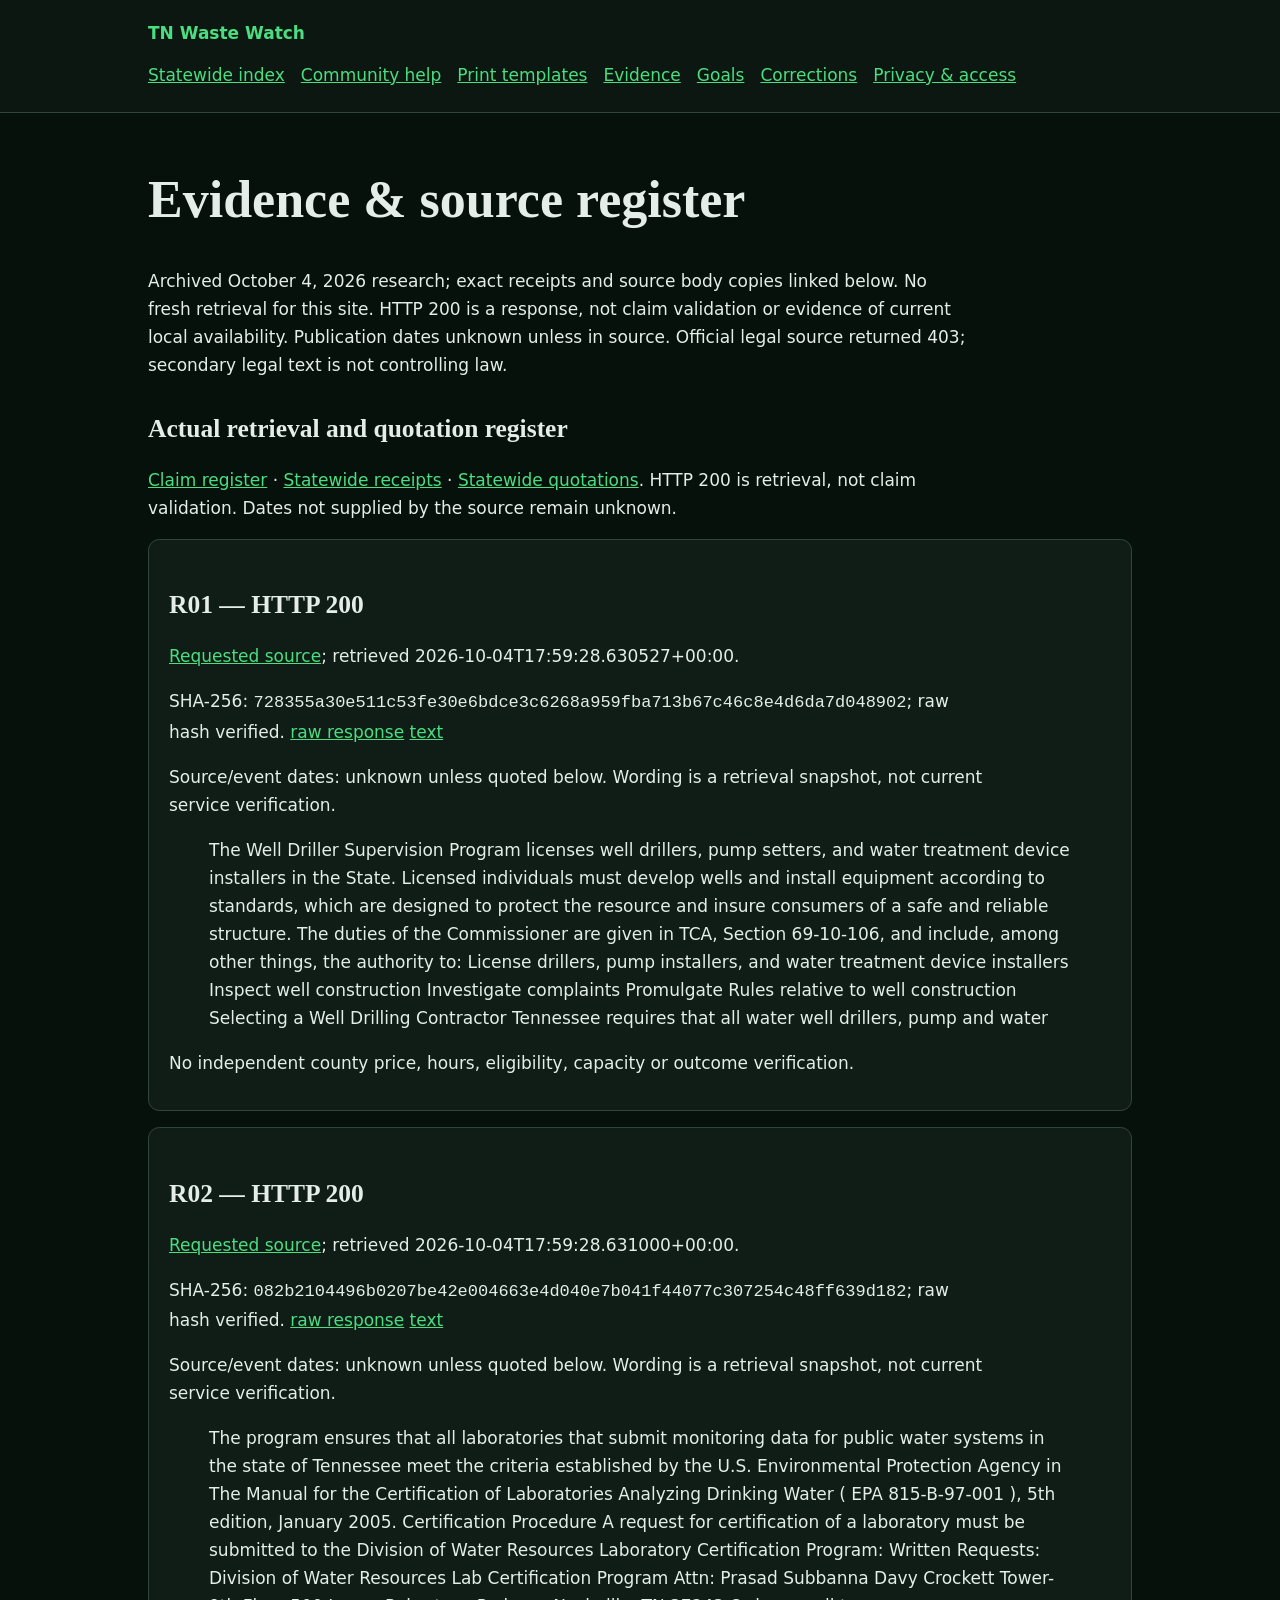
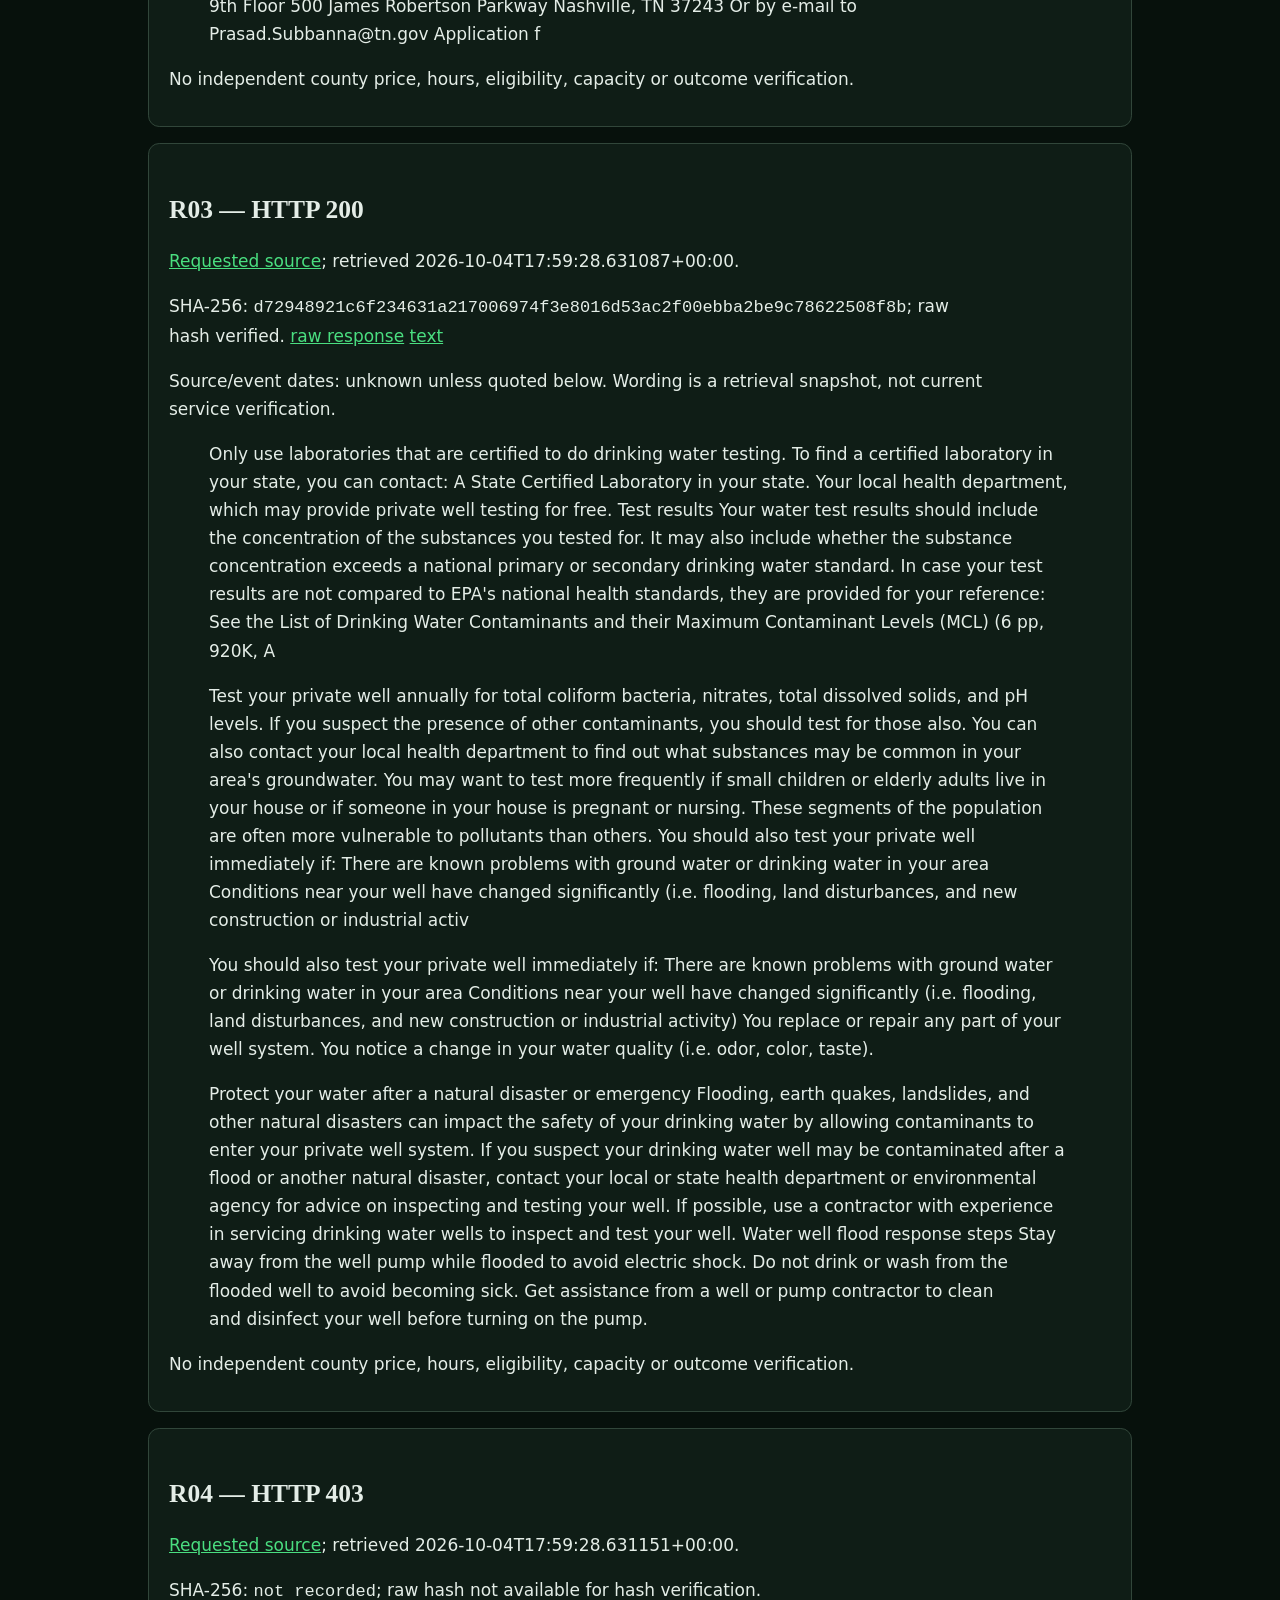
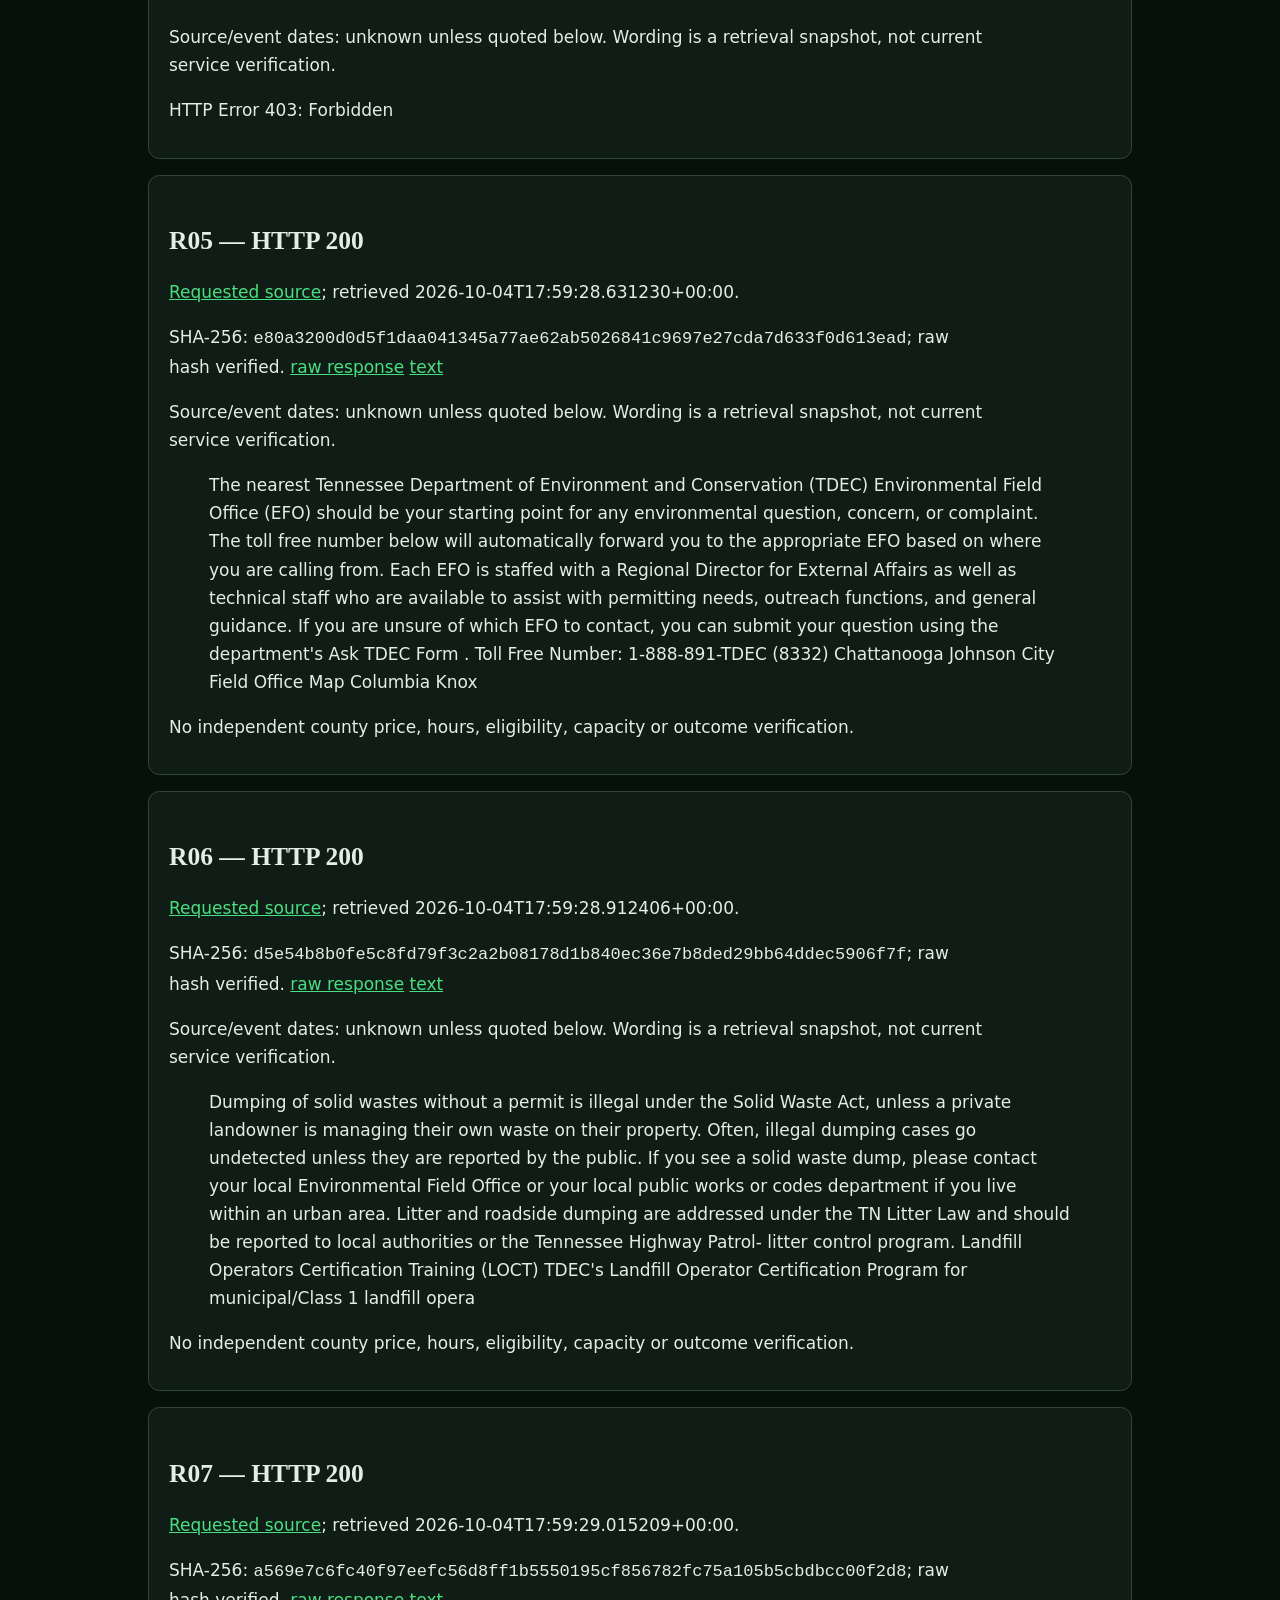
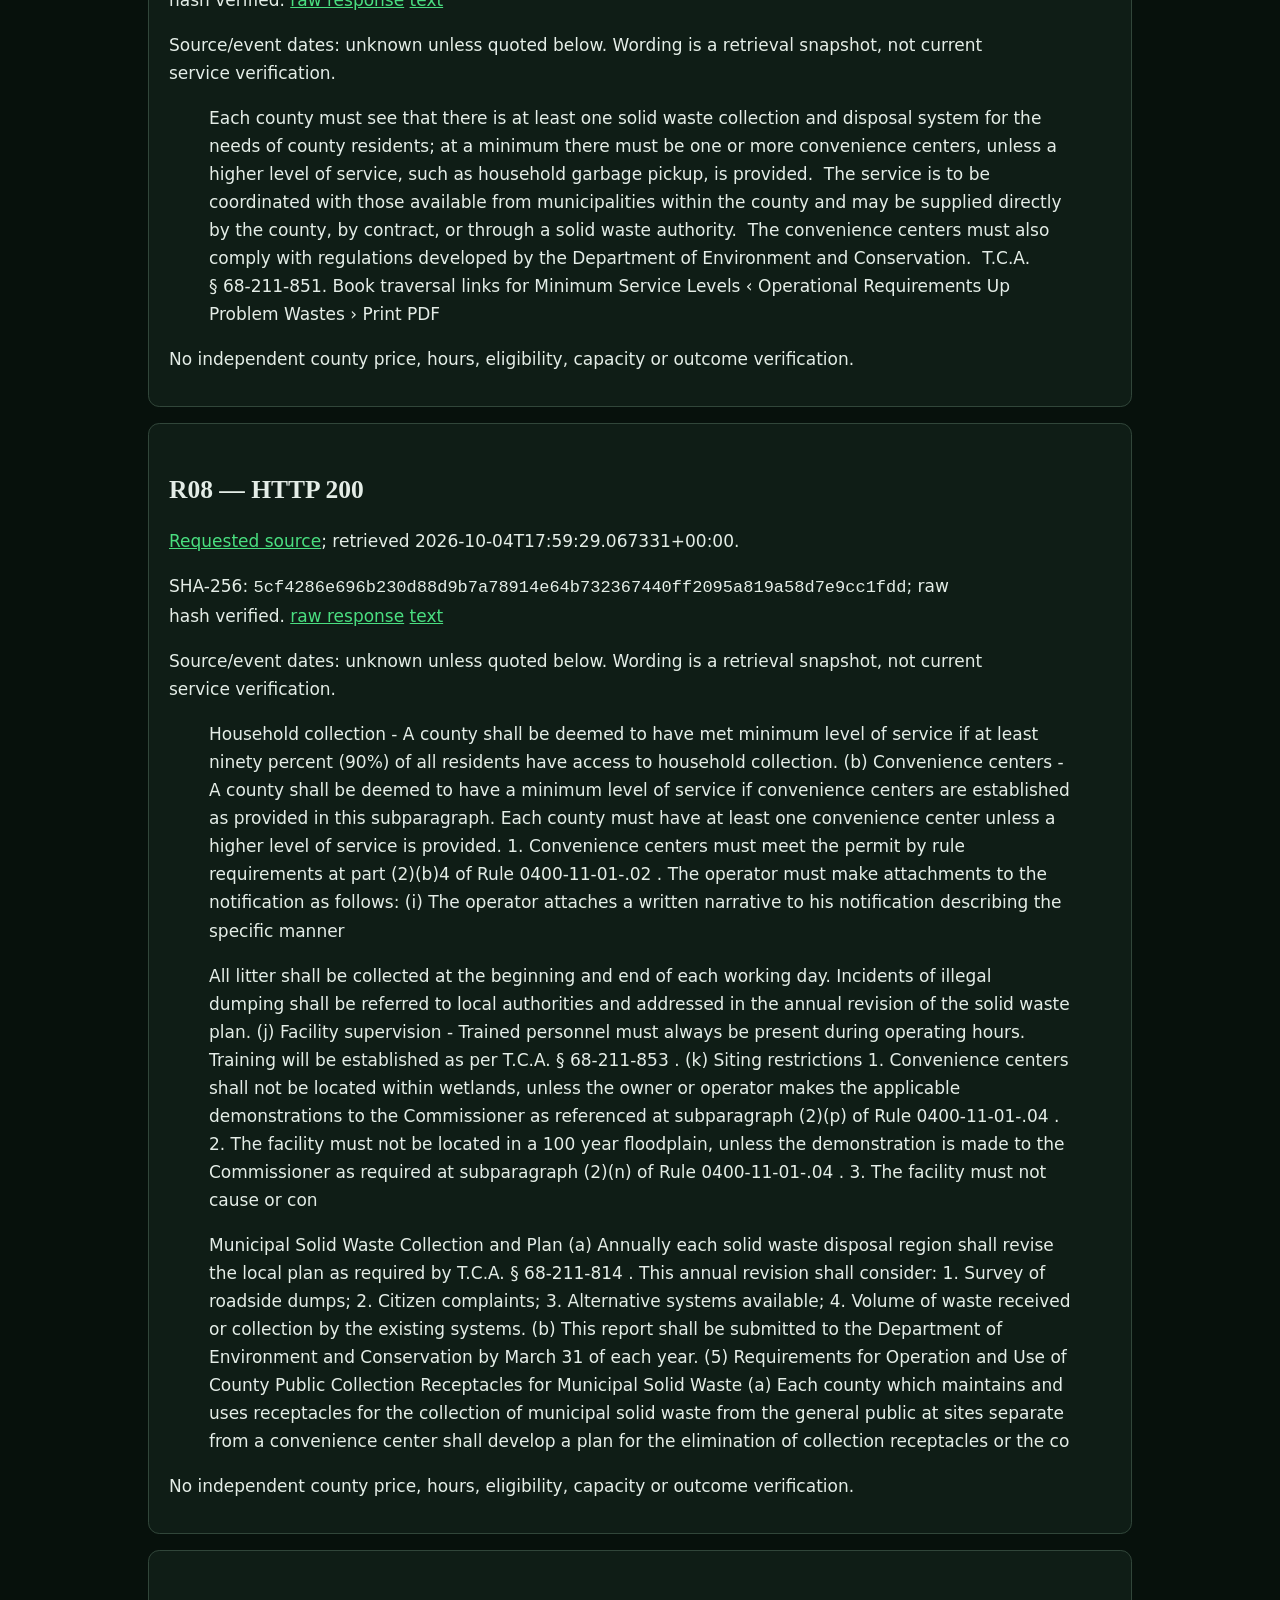
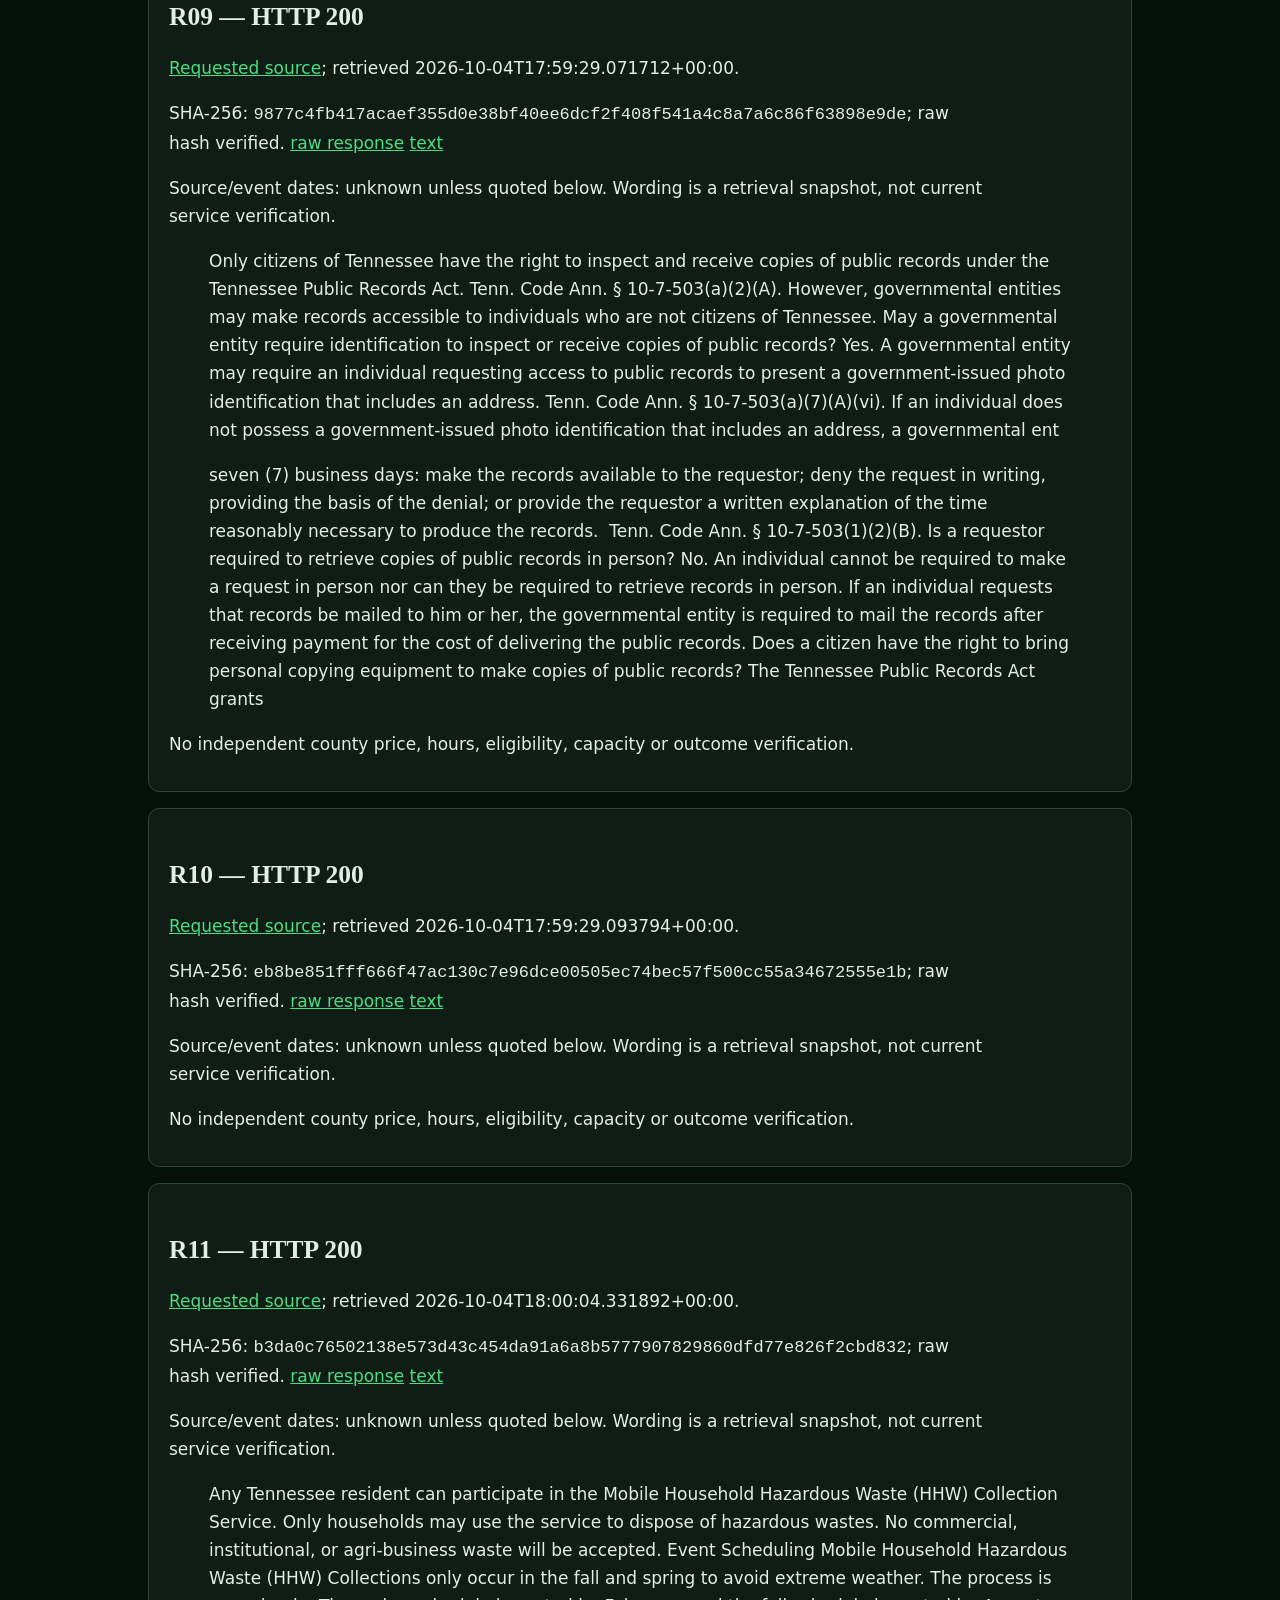
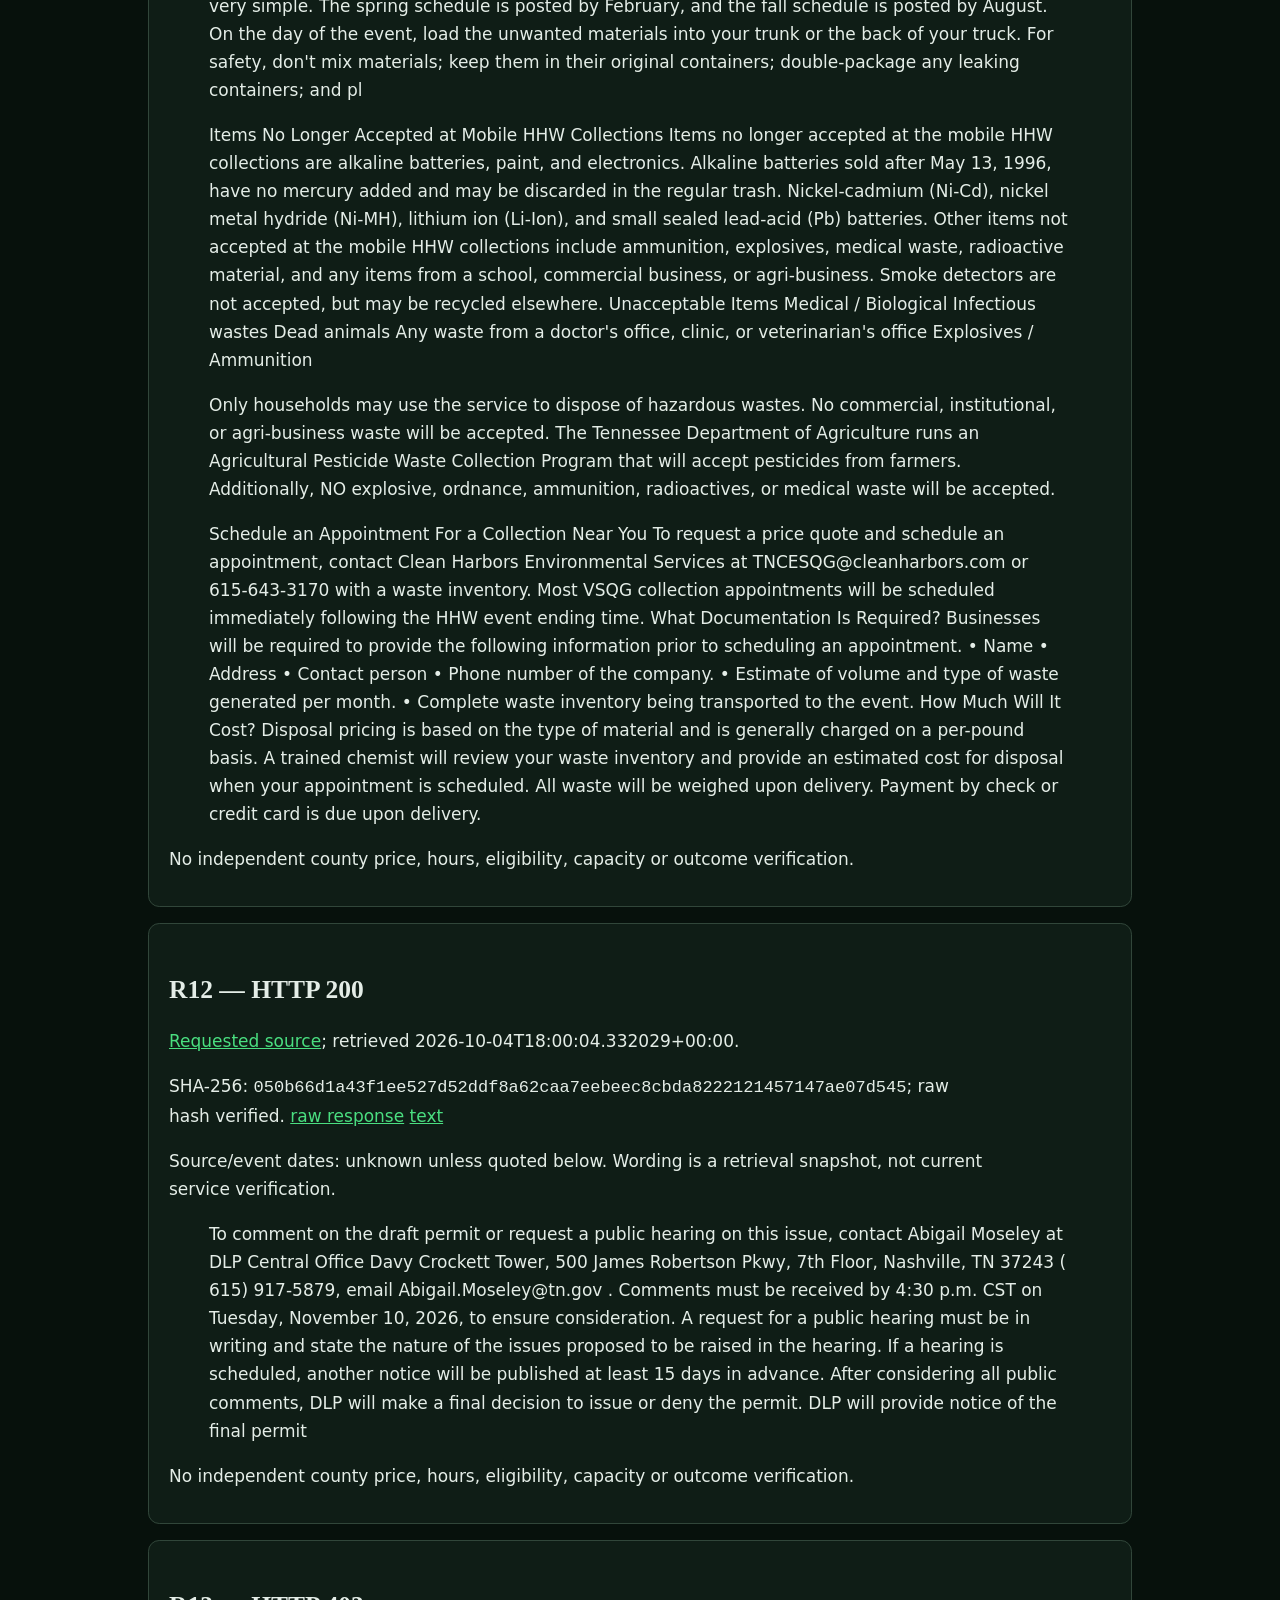
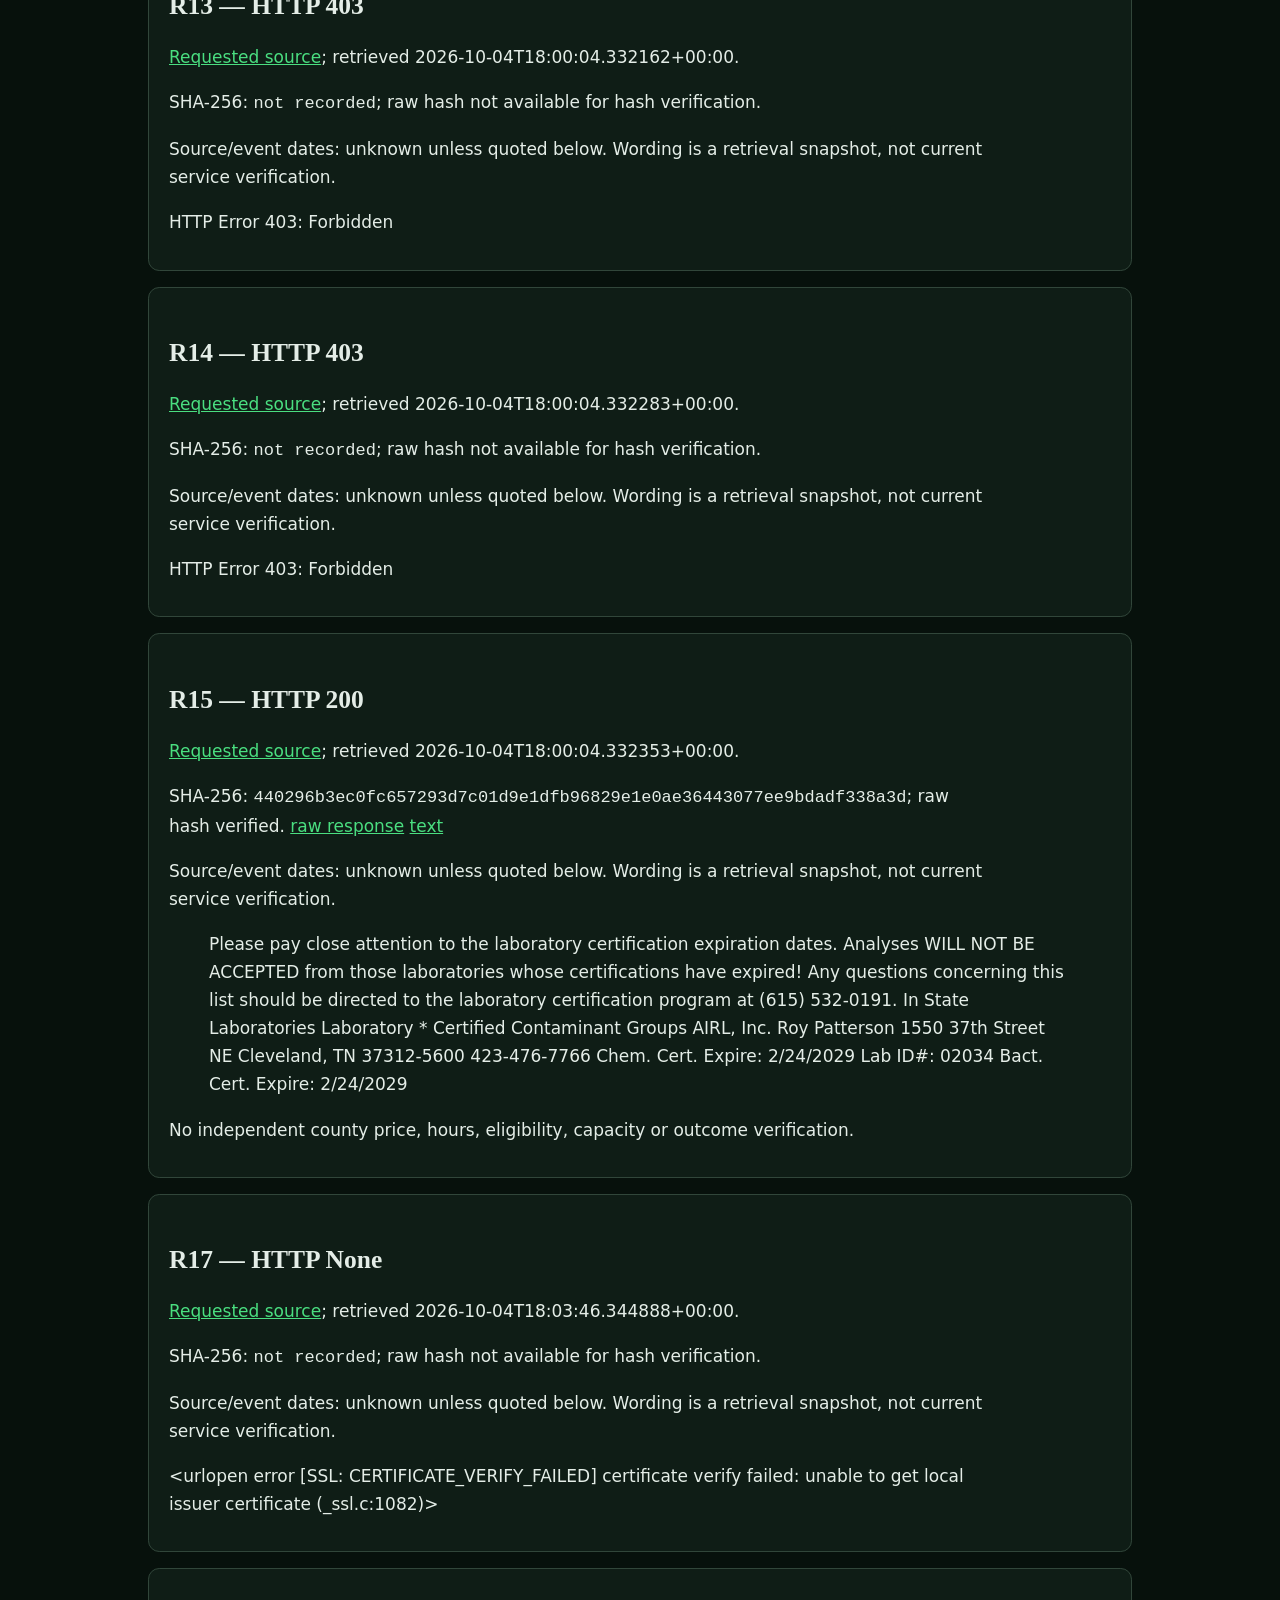
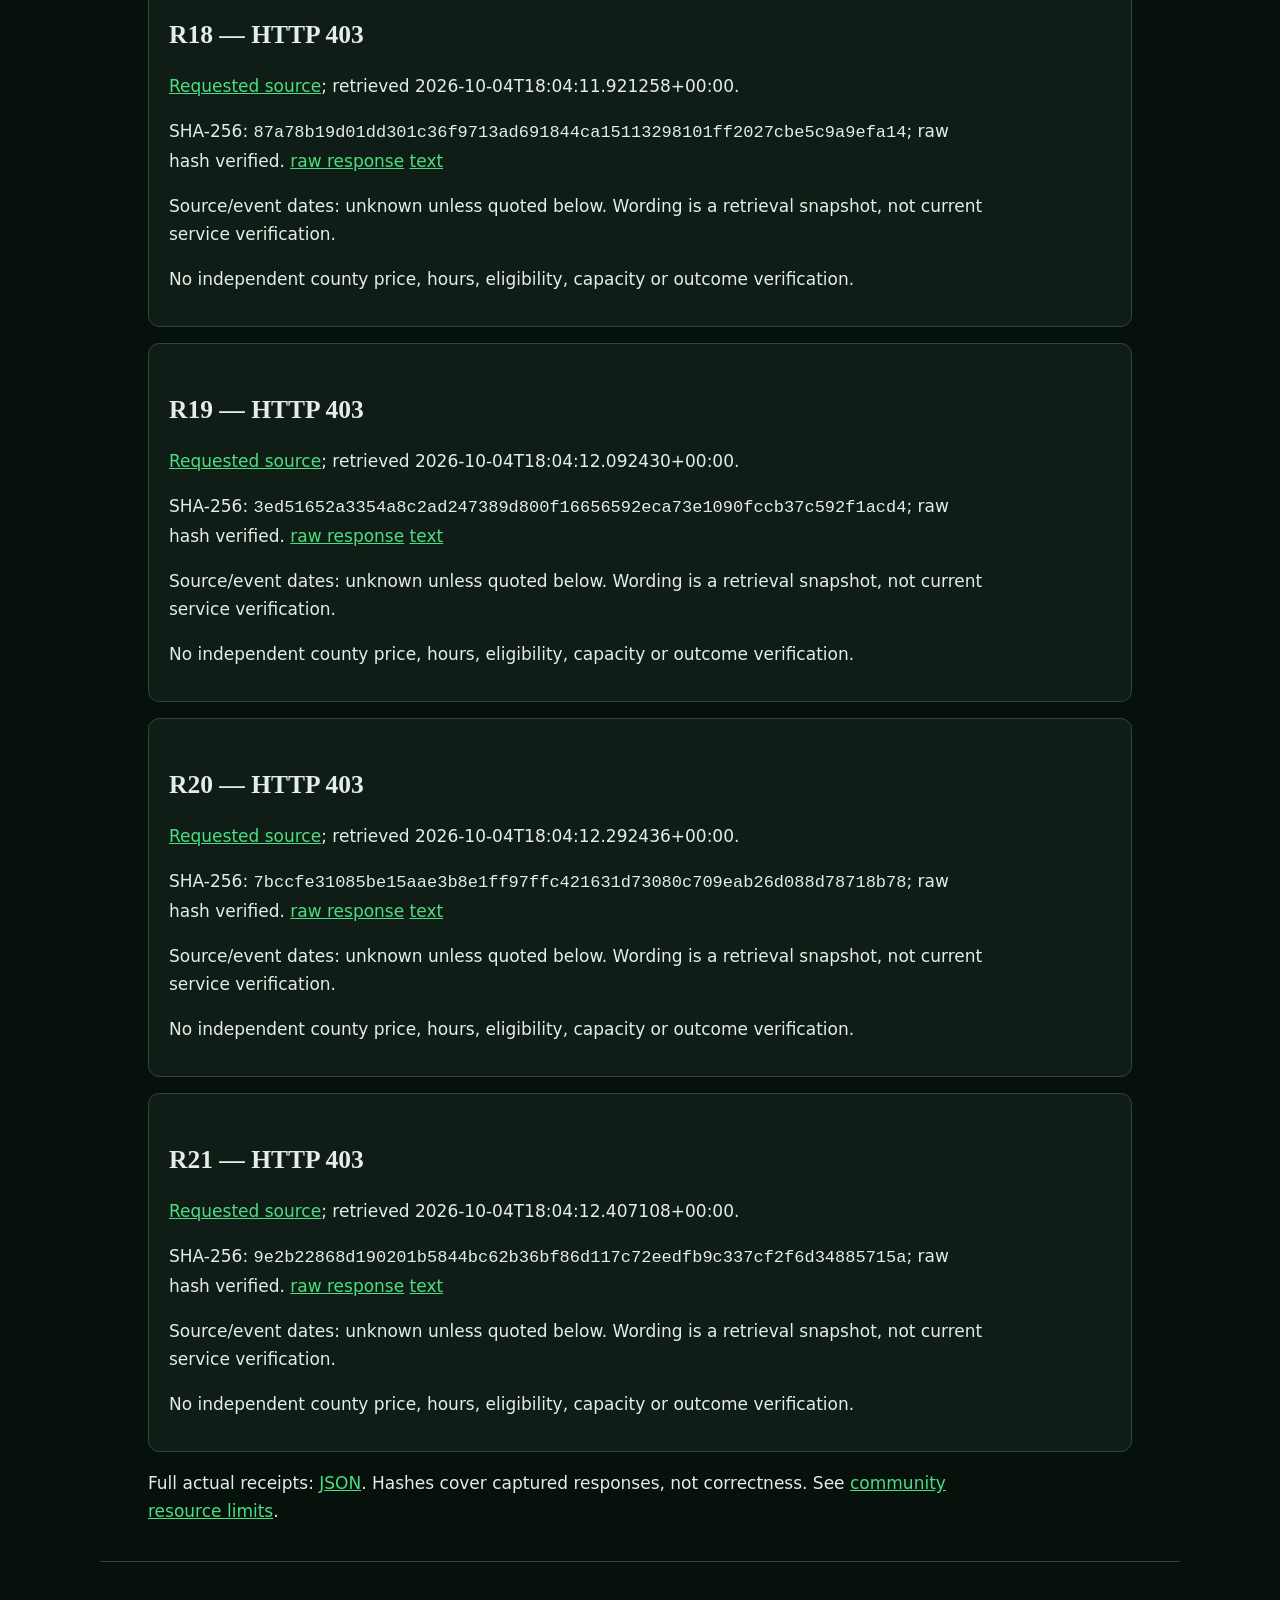
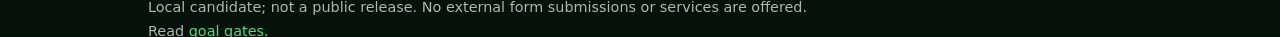
<file: evidence/index.html>
<!doctype html><html lang="en"><head><meta charset="utf-8"><meta name="viewport" content="width=device-width,initial-scale=1"><meta name="description" content="Independent, source-limited TN Waste Watch research."><title>Claim evidence register · TN Waste Watch</title><style>:root{--bg:#07110c;--panel:#0f1d16;--ink:#e4ede7;--muted:#a8b9ae;--green:#4ade80;--amber:#fbbf24;--line:#31463a}*{box-sizing:border-box}body{overflow-wrap:anywhere;margin:0;background:var(--bg);color:var(--ink);font:17px/1.65 Inter,system-ui,-apple-system,sans-serif}.wrap{max-width:1080px;margin:auto;padding:1.2rem clamp(1rem,4vw,3rem)}header{border-bottom:1px solid var(--line);background:#0b1710}.brand,a{color:var(--green)}.brand{font-weight:800;text-decoration:none}nav{display:flex;flex-wrap:wrap;gap:.35rem 1rem;margin-top:.6rem}nav a{padding:.25rem 0}.skip{position:absolute;left:-999px}.skip:focus{left:1rem;top:1rem;background:#000;padding:.5rem}a:focus-visible,button:focus-visible{outline:3px solid var(--amber);outline-offset:3px}h1,h2,h3{font-family:Georgia,'Source Serif 4',serif;line-height:1.25}h1{font-size:clamp(2rem,5vw,3.25rem)}h2{margin-top:2.1rem}p,li{max-width:76ch}main{padding:1.2rem 0 4rem}.panel{background:var(--panel);border:1px solid var(--line);border-radius:.7rem;padding:1rem 1.25rem;margin:1rem 0}.badge{max-width:100%;overflow-wrap:anywhere;display:inline-block;border:1px solid var(--amber);color:var(--amber);border-radius:1rem;padding:.05rem .55rem;font-size:.85rem}.unknown{color:var(--amber)}table{border-collapse:collapse;width:100%}th,td{text-align:left;vertical-align:top;padding:.7rem;border-bottom:1px solid var(--line)}code,pre{white-space:pre-wrap;overflow-wrap:anywhere}.wide{overflow-wrap:anywhere}.eyebrow{color:var(--muted);text-transform:uppercase;letter-spacing:.08em}.buttons{display:flex;flex-wrap:wrap;gap:1rem}footer{border-top:1px solid var(--line);color:var(--muted);font-size:.9rem}@media(max-width:650px){body{font-size:16px}table,tbody,tr,td,th{display:block}td{padding:.35rem 0}thead{display:none}}@media print{body{background:white!important;color:#111!important;font-size:11pt}.panel,header{background:white!important;color:#111!important;border-color:#777}.wrap{max-width:100%;padding:.2in}a{color:#111!important;text-decoration:underline;overflow-wrap:anywhere}nav,.skip{display:none!important}h1,h2{break-after:avoid}.panel{break-inside:avoid}.unknown,.eyebrow,footer{color:#333!important}table,td,th{display:table-cell;border-color:#888}thead{display:table-header-group}main{padding:0}.wide{overflow-wrap:anywhere}}</style></head><body><a class="skip" href="#main">Skip to main content</a><header><div class="wrap"><a class="brand" href="/">TN Waste Watch</a><nav aria-label="Main navigation"><a href="/statewide/">Statewide index</a><a href="/community-resources/">Community help</a><a href="/community-resources/templates.html">Print templates</a><a href="/evidence/">Evidence</a><a href="/goals/">Goals</a><a href="/corrections/">Corrections</a><a href="/about/accessibility-privacy.html">Privacy & access</a></nav></div></header><main id="main" class="wrap"><h1>Evidence & source register</h1><p>Archived October 4, 2026 research; exact receipts and source body copies linked below. No fresh retrieval for this site. HTTP 200 is a response, not claim validation or evidence of current local availability. Publication dates unknown unless in source. Official legal source returned 403; secondary legal text is not controlling law.</p><h2>Actual retrieval and quotation register</h2><p><a href="/community-resources/archive/claim-register.json">Claim register</a> · <a href="/community-resources/archive/statewide-http-receipts.json">Statewide receipts</a> · <a href="/community-resources/archive/statewide-citations.json">Statewide quotations</a>. HTTP 200 is retrieval, not claim validation. Dates not supplied by the source remain unknown.</p><section class="panel" id="R01"><h2>R01 — HTTP 200</h2><p><a href="https://www.tn.gov/environment/program-areas/wr-water-resources/water-quality/well-water.html">Requested source</a>; retrieved 2026-10-04T17:59:28.630527+00:00.</p><p>SHA-256: <code>728355a30e511c53fe30e6bdce3c6268a959fba713b67c46c8e4d6da7d048902</code>; raw hash verified. <a href="/community-resources/archive/R01.response">raw response</a> <a href="/community-resources/archive/R01.txt">text</a></p><p>Source/event dates: unknown unless quoted below. Wording is a retrieval snapshot, not current service verification.</p><blockquote>The Well Driller Supervision Program licenses well drillers, pump setters, and water treatment device installers in the State. Licensed individuals must develop wells and install equipment according to standards, which are designed to protect the resource and insure consumers of a safe and reliable structure. The duties of the Commissioner are given in TCA, Section 69-10-106, and include, among other things, the authority to:
License drillers, pump installers, and water treatment device installers
Inspect well construction
Investigate complaints
Promulgate Rules relative to well construction
Selecting a Well Drilling Contractor
Tennessee requires that all water well drillers, pump and water</blockquote><p>No independent county price, hours, eligibility, capacity or outcome verification.</p></section><section class="panel" id="R02"><h2>R02 — HTTP 200</h2><p><a href="https://www.tn.gov/environment/program-areas/wr-water-resources/water-quality/drinking-water-redirect/lab-certification-program.html">Requested source</a>; retrieved 2026-10-04T17:59:28.631000+00:00.</p><p>SHA-256: <code>082b2104496b0207be42e004663e4d040e7b041f44077c307254c48ff639d182</code>; raw hash verified. <a href="/community-resources/archive/R02.response">raw response</a> <a href="/community-resources/archive/R02.txt">text</a></p><p>Source/event dates: unknown unless quoted below. Wording is a retrieval snapshot, not current service verification.</p><blockquote>The program ensures that all laboratories that submit monitoring data for public water systems in the state of Tennessee meet the criteria established by the U.S. Environmental Protection Agency in
The Manual for the Certification of Laboratories Analyzing Drinking Water
(
EPA 815-B-97-001
), 5th edition, January 2005.
Certification Procedure
A request for certification of a laboratory must be submitted to the Division of Water Resources Laboratory Certification Program:
Written Requests:
Division of Water Resources
Lab Certification Program
Attn: Prasad Subbanna
Davy Crockett Tower-9th Floor
500 James Robertson Parkway
Nashville, TN 37243
Or by e-mail to
Prasad.Subbanna@tn.gov
Application f</blockquote><p>No independent county price, hours, eligibility, capacity or outcome verification.</p></section><section class="panel" id="R03"><h2>R03 — HTTP 200</h2><p><a href="https://www.epa.gov/privatewells/protect-your-homes-water">Requested source</a>; retrieved 2026-10-04T17:59:28.631087+00:00.</p><p>SHA-256: <code>d72948921c6f234631a217006974f3e8016d53ac2f00ebba2be9c78622508f8b</code>; raw hash verified. <a href="/community-resources/archive/R03.response">raw response</a> <a href="/community-resources/archive/R03.txt">text</a></p><p>Source/event dates: unknown unless quoted below. Wording is a retrieval snapshot, not current service verification.</p><blockquote>Only use laboratories that are certified to do drinking water testing. To find a certified laboratory in your state, you can contact:
A State Certified Laboratory in your state.
Your local health department, which may provide private well testing for free.
Test results
Your water test results should include the concentration of the substances you tested for. It may also include whether the substance concentration exceeds a national primary or secondary drinking water standard. In case your test results are not compared to EPA&#x27;s national health standards, they are provided for your reference:
See the
List of Drinking Water Contaminants and their Maximum Contaminant Levels (MCL)
(6 pp, 920K,
A</blockquote><blockquote>Test your private well annually for total coliform bacteria, nitrates, total dissolved solids, and pH levels. If you suspect the presence of other contaminants, you should test for those also. You can also contact your local health department to find out what substances may be common in your area&#x27;s groundwater.
You may want to test more frequently if small children or elderly adults live in your house or if someone in your house is pregnant or nursing. These segments of the population are often more vulnerable to pollutants than others.
You should also test your private well immediately if:
There are known problems with ground water or drinking water in your area
Conditions near your well have changed significantly (i.e. flooding, land disturbances, and new construction or industrial activ</blockquote><blockquote>You should also test your private well immediately if:
There are known problems with ground water or drinking water in your area
Conditions near your well have changed significantly (i.e. flooding, land disturbances, and new construction or industrial activity)
You replace or repair any part of your well system.
You notice a change in your water quality (i.e. odor, color, taste).</blockquote><blockquote>Protect your water after a natural disaster or emergency
Flooding, earth quakes, landslides, and other natural disasters can impact the safety of your drinking water by allowing contaminants to enter your private well system. If you suspect your drinking water well may be contaminated after a flood or another natural disaster, contact your local or state health department or environmental agency for advice on inspecting and testing your well. If possible, use a contractor with experience in servicing drinking water wells to inspect and test your well.
Water well flood response steps
Stay away from the well pump while flooded to avoid electric shock.
Do not drink or wash from the flooded well to avoid becoming sick.
Get assistance from a well or pump contractor to clean and disinfect your well before turning on the pump.</blockquote><p>No independent county price, hours, eligibility, capacity or outcome verification.</p></section><section class="panel" id="R04"><h2>R04 — HTTP 403</h2><p><a href="https://www.rcap.org/programs/private-wells">Requested source</a>; retrieved 2026-10-04T17:59:28.631151+00:00.</p><p>SHA-256: <code>not recorded</code>; raw hash not available for hash verification.</p><p>Source/event dates: unknown unless quoted below. Wording is a retrieval snapshot, not current service verification.</p><p>HTTP Error 403: Forbidden</p></section><section class="panel" id="R05"><h2>R05 — HTTP 200</h2><p><a href="https://www.tn.gov/environment/contacts/field-offices.html">Requested source</a>; retrieved 2026-10-04T17:59:28.631230+00:00.</p><p>SHA-256: <code>e80a3200d0d5f1daa041345a77ae62ab5026841c9697e27cda7d633f0d613ead</code>; raw hash verified. <a href="/community-resources/archive/R05.response">raw response</a> <a href="/community-resources/archive/R05.txt">text</a></p><p>Source/event dates: unknown unless quoted below. Wording is a retrieval snapshot, not current service verification.</p><blockquote>The nearest Tennessee Department of Environment and Conservation (TDEC) Environmental Field Office (EFO) should be your starting point for any environmental question, concern, or complaint. The toll free number below will automatically forward you to the appropriate EFO based on where you are calling from. Each EFO is staffed with a Regional Director for External Affairs as well as technical staff who are available to assist with permitting needs, outreach functions, and general guidance. If you are unsure of which EFO to contact, you can submit your question using the department&#x27;s
Ask TDEC Form
.
Toll Free Number: 1-888-891-TDEC (8332)
Chattanooga
Johnson City
Field Office Map
Columbia
Knox</blockquote><p>No independent county price, hours, eligibility, capacity or outcome verification.</p></section><section class="panel" id="R06"><h2>R06 — HTTP 200</h2><p><a href="https://www.tn.gov/environment/program-areas/solid-waste/sw.html">Requested source</a>; retrieved 2026-10-04T17:59:28.912406+00:00.</p><p>SHA-256: <code>d5e54b8b0fe5c8fd79f3c2a2b08178d1b840ec36e7b8ded29bb64ddec5906f7f</code>; raw hash verified. <a href="/community-resources/archive/R06.response">raw response</a> <a href="/community-resources/archive/R06.txt">text</a></p><p>Source/event dates: unknown unless quoted below. Wording is a retrieval snapshot, not current service verification.</p><blockquote>Dumping of solid wastes without a permit is illegal under the Solid Waste Act, unless a private landowner is managing their own waste on their property. Often, illegal dumping cases go undetected unless they are reported by the public. If you see a solid waste dump, please contact your
local Environmental Field Office
or your local public works or codes department if you live within an urban area.
Litter and roadside dumping are addressed under the TN Litter Law and should be reported to local authorities or the Tennessee Highway Patrol- litter control program.
Landfill Operators Certification Training (LOCT)
TDEC&#x27;s Landfill Operator Certification Program for municipal/Class 1 landfill opera</blockquote><p>No independent county price, hours, eligibility, capacity or outcome verification.</p></section><section class="panel" id="R07"><h2>R07 — HTTP 200</h2><p><a href="https://www.ctas.tennessee.edu/eli/minimum-service-levels">Requested source</a>; retrieved 2026-10-04T17:59:29.015209+00:00.</p><p>SHA-256: <code>a569e7c6fc40f97eefc56d8ff1b5550195cf856782fc75a105b5cbdbcc00f2d8</code>; raw hash verified. <a href="/community-resources/archive/R07.response">raw response</a> <a href="/community-resources/archive/R07.txt">text</a></p><p>Source/event dates: unknown unless quoted below. Wording is a retrieval snapshot, not current service verification.</p><blockquote>Each county must see that there is at least one solid waste collection and disposal system for the needs of county residents; at a minimum there must be one or more convenience centers, unless a higher level of service, such as household garbage pickup, is provided.  The service is to be coordinated with those available from municipalities within the county and may be supplied directly by the county, by contract, or through a solid waste authority.  The convenience centers must also comply with regulations developed by the Department of Environment and Conservation.  T.C.A. § 68-211-851.
Book traversal links for Minimum Service Levels
‹
Operational Requirements
Up
Problem Wastes
›
Print
PDF</blockquote><p>No independent county price, hours, eligibility, capacity or outcome verification.</p></section><section class="panel" id="R08"><h2>R08 — HTTP 200</h2><p><a href="https://www.law.cornell.edu/regulations/tennessee/Tenn-Comp-R-Regs-0400-11-01-.10">Requested source</a>; retrieved 2026-10-04T17:59:29.067331+00:00.</p><p>SHA-256: <code>5cf4286e696b230d88d9b7a78914e64b732367440ff2095a819a58d7e9cc1fdd</code>; raw hash verified. <a href="/community-resources/archive/R08.response">raw response</a> <a href="/community-resources/archive/R08.txt">text</a></p><p>Source/event dates: unknown unless quoted below. Wording is a retrieval snapshot, not current service verification.</p><blockquote>Household collection - A county shall be deemed to have met minimum level of service if at least ninety percent (90%) of all residents have access to household collection.
(b)
Convenience centers - A county shall be deemed to have a minimum level of service if convenience centers are established as provided in this subparagraph. Each county must have at least one convenience center unless a higher level of service is provided.
1.
Convenience centers must meet the permit by rule requirements at part (2)(b)4 of Rule
0400-11-01-.02
. The operator must make attachments to the notification as follows:
(i)
The operator attaches a written narrative to his notification describing the specific manner</blockquote><blockquote>All litter shall be collected at the beginning and end of each working day. Incidents of illegal dumping shall be referred to local authorities and addressed in the annual revision of the solid waste plan.
(j)
Facility supervision - Trained personnel must always be present during operating hours. Training will be established as per T.C.A. §
68-211-853
.
(k)
Siting restrictions
1.
Convenience centers shall not be located within wetlands, unless the owner or operator makes the applicable demonstrations to the Commissioner as referenced at subparagraph (2)(p) of Rule
0400-11-01-.04
.
2.
The facility must not be located in a 100 year floodplain, unless the demonstration is made to the Commissioner as required at subparagraph (2)(n) of Rule
0400-11-01-.04
.
3.
The facility must not cause or con</blockquote><blockquote>Municipal Solid Waste Collection and Plan
(a)
Annually each solid waste disposal region shall revise the local plan as required by T.C.A. §
68-211-814
. This annual revision shall consider:
1.
Survey of roadside dumps;
2.
Citizen complaints;
3.
Alternative systems available;
4.
Volume of waste received or collection by the existing systems.
(b)
This report shall be submitted to the Department of Environment and Conservation by March 31 of each year.
(5)
Requirements for Operation and Use of County Public Collection Receptacles for Municipal Solid Waste
(a)
Each county which maintains and uses receptacles for the collection of municipal solid waste from the general public at sites separate from a convenience center shall develop a plan for the elimination of collection receptacles or the co</blockquote><p>No independent county price, hours, eligibility, capacity or outcome verification.</p></section><section class="panel" id="R09"><h2>R09 — HTTP 200</h2><p><a href="https://comptroller.tn.gov/office-functions/open-records-counsel/open-meetings/frequently-asked-questions/tennessee-public-records-act-faqs.html">Requested source</a>; retrieved 2026-10-04T17:59:29.071712+00:00.</p><p>SHA-256: <code>9877c4fb417acaef355d0e38bf40ee6dcf2f408f541a4c8a7a6c86f63898e9de</code>; raw hash verified. <a href="/community-resources/archive/R09.response">raw response</a> <a href="/community-resources/archive/R09.txt">text</a></p><p>Source/event dates: unknown unless quoted below. Wording is a retrieval snapshot, not current service verification.</p><blockquote>Only citizens of Tennessee have the right to inspect and receive copies of public records under the Tennessee Public Records Act. Tenn. Code Ann. § 10-7-503(a)(2)(A). However, governmental entities may make records accessible to individuals who are not citizens of Tennessee.
May a governmental entity require identification to inspect or receive copies of public records?
Yes. A governmental entity may require an individual requesting access to public records to present a government-issued photo identification that includes an address. Tenn. Code Ann. § 10-7-503(a)(7)(A)(vi). If an individual does not possess a government-issued photo identification that includes an address, a governmental ent</blockquote><blockquote>seven (7) business days: make the records available to the requestor; deny the request in writing, providing the basis of the denial; or provide the requestor a written explanation of the time reasonably necessary to produce the records.  Tenn. Code Ann. § 10-7-503(1)(2)(B).
Is a requestor required to retrieve copies of public records in person?
No. An individual cannot be required to make a request in person nor can they be required to retrieve records in person. If an individual requests that records be mailed to him or her, the governmental entity is required to mail the records after receiving payment for the cost of delivering the public records.
Does a citizen have the right to bring personal copying equipment to make copies of public records?
The Tennessee Public Records Act grants</blockquote><p>No independent county price, hours, eligibility, capacity or outcome verification.</p></section><section class="panel" id="R10"><h2>R10 — HTTP 200</h2><p><a href="https://www.ctas.tennessee.edu/reference/environmental">Requested source</a>; retrieved 2026-10-04T17:59:29.093794+00:00.</p><p>SHA-256: <code>eb8be851fff666f47ac130c7e96dce00505ec74bec57f500cc55a34672555e1b</code>; raw hash verified. <a href="/community-resources/archive/R10.response">raw response</a> <a href="/community-resources/archive/R10.txt">text</a></p><p>Source/event dates: unknown unless quoted below. Wording is a retrieval snapshot, not current service verification.</p><p>No independent county price, hours, eligibility, capacity or outcome verification.</p></section><section class="panel" id="R11"><h2>R11 — HTTP 200</h2><p><a href="https://www.tn.gov/environment/program-areas/solid-waste/materials-management/hhw-program.html">Requested source</a>; retrieved 2026-10-04T18:00:04.331892+00:00.</p><p>SHA-256: <code>b3da0c76502138e573d43c454da91a6a8b5777907829860dfd77e826f2cbd832</code>; raw hash verified. <a href="/community-resources/archive/R11.response">raw response</a> <a href="/community-resources/archive/R11.txt">text</a></p><p>Source/event dates: unknown unless quoted below. Wording is a retrieval snapshot, not current service verification.</p><blockquote>Any Tennessee resident can participate in the Mobile Household Hazardous Waste (HHW) Collection Service.
Only households may use the service to dispose of hazardous wastes.
No commercial, institutional, or agri-business waste will be accepted.
Event Scheduling
Mobile Household Hazardous Waste (HHW) Collections only occur in the fall and spring to avoid extreme weather. The process is very simple. The spring schedule is posted by February, and the fall schedule is posted by August. On the day of the event, load the unwanted materials into your trunk or the back of your truck. For safety, don&#x27;t mix materials; keep them in their original containers; double-package any leaking containers; and pl</blockquote><blockquote>Items No Longer Accepted at Mobile HHW Collections
Items no longer accepted at the mobile HHW collections are alkaline batteries, paint, and electronics. Alkaline batteries sold after May 13, 1996, have no mercury added and may be discarded in the regular trash. Nickel-cadmium (Ni-Cd), nickel metal hydride (Ni-MH), lithium ion (Li-Ion), and small sealed lead-acid (Pb) batteries. Other items not accepted at the mobile HHW collections include ammunition, explosives, medical waste, radioactive material, and any items from a school, commercial business, or agri-business.
Smoke detectors are not accepted, but may be recycled elsewhere.
Unacceptable Items
Medical / Biological
Infectious wastes
Dead animals
Any waste from a doctor&#x27;s office, clinic, or veterinarian&#x27;s office
Explosives / Ammunition</blockquote><blockquote>Only households may use the service to dispose of hazardous wastes. No commercial, institutional, or agri-business waste will be accepted. The Tennessee Department of Agriculture runs an
Agricultural Pesticide Waste Collection Program
that will accept pesticides from farmers. Additionally, NO explosive, ordnance, ammunition, radioactives, or medical waste will be accepted.</blockquote><blockquote>Schedule an Appointment For a Collection Near You
To request a price quote and schedule an appointment, contact Clean Harbors Environmental Services at
TNCESQG@cleanharbors.com
or
615-643-3170 with a waste inventory. Most VSQG collection appointments will be scheduled immediately following the HHW event ending time.
What Documentation Is Required?
Businesses will be required to provide the following information prior to scheduling an appointment.
• Name
• Address
• Contact person
• Phone number of the company.
• Estimate of volume and type of waste generated per month.
• Complete waste inventory being transported to the event.
How Much Will It Cost?
Disposal pricing is based on the type of material and is generally charged on a per-pound basis. A trained chemist will review your waste inventory and provide an estimated cost for disposal when your appointment is scheduled. All waste will be weighed upon delivery.
Payment by check or credit card is due upon delivery.</blockquote><p>No independent county price, hours, eligibility, capacity or outcome verification.</p></section><section class="panel" id="R12"><h2>R12 — HTTP 200</h2><p><a href="https://www.tn.gov/environment/program-areas/solid-waste/sw/permit-docs.html">Requested source</a>; retrieved 2026-10-04T18:00:04.332029+00:00.</p><p>SHA-256: <code>050b66d1a43f1ee527d52ddf8a62caa7eebeec8cbda8222121457147ae07d545</code>; raw hash verified. <a href="/community-resources/archive/R12.response">raw response</a> <a href="/community-resources/archive/R12.txt">text</a></p><p>Source/event dates: unknown unless quoted below. Wording is a retrieval snapshot, not current service verification.</p><blockquote>To comment on the draft permit or request a public hearing on this issue, contact Abigail Moseley at DLP Central Office Davy Crockett Tower, 500 James Robertson Pkwy, 7th Floor, Nashville, TN 37243
(
615) 917-5879, email
Abigail.Moseley@tn.gov
. Comments must be received by
4:30 p.m. CST on
Tuesday, November 10, 2026, to ensure consideration. A request for a public hearing must be in writing and state the nature of the issues proposed to be raised in the hearing. If a hearing is scheduled, another notice will be published at least 15 days in advance.
After considering all public comments, DLP will make a final decision to issue or deny the permit. DLP will provide notice of the final permit</blockquote><p>No independent county price, hours, eligibility, capacity or outcome verification.</p></section><section class="panel" id="R13"><h2>R13 — HTTP 403</h2><p><a href="https://publications.tnsosfiles.com/rules/0400/0400-11/0400-11.htm">Requested source</a>; retrieved 2026-10-04T18:00:04.332162+00:00.</p><p>SHA-256: <code>not recorded</code>; raw hash not available for hash verification.</p><p>Source/event dates: unknown unless quoted below. Wording is a retrieval snapshot, not current service verification.</p><p>HTTP Error 403: Forbidden</p></section><section class="panel" id="R14"><h2>R14 — HTTP 403</h2><p><a href="https://www.rd.usda.gov/programs-services/water-environmental-programs/rural-decentralized-water-systems-grant-program-11">Requested source</a>; retrieved 2026-10-04T18:00:04.332283+00:00.</p><p>SHA-256: <code>not recorded</code>; raw hash not available for hash verification.</p><p>Source/event dates: unknown unless quoted below. Wording is a retrieval snapshot, not current service verification.</p><p>HTTP Error 403: Forbidden</p></section><section class="panel" id="R15"><h2>R15 — HTTP 200</h2><p><a href="https://www.tn.gov/content/dam/tn/environment/water/drinking-water-unit/wr_wq_dw_certified-commercial-labs.pdf">Requested source</a>; retrieved 2026-10-04T18:00:04.332353+00:00.</p><p>SHA-256: <code>440296b3ec0fc657293d7c01d9e1dfb96829e1e0ae36443077ee9bdadf338a3d</code>; raw hash verified. <a href="/community-resources/archive/R15.response">raw response</a> <a href="/community-resources/archive/R15.txt">text</a></p><p>Source/event dates: unknown unless quoted below. Wording is a retrieval snapshot, not current service verification.</p><blockquote>Please pay close attention to the laboratory certification expiration dates. Analyses WILL NOT BE ACCEPTED
from those laboratories whose certifications have expired!

Any questions concerning this list should be directed to the laboratory certification program at (615) 532-0191.

                                                 In State Laboratories

    Laboratory                                                                 * Certified Contaminant Groups

AIRL, Inc.
   Roy Patterson
   1550 37th Street NE
   Cleveland, TN 37312-5600
   423-476-7766
                           Chem. Cert. Expire:     2/24/2029
    Lab ID#: 02034        Bact. Cert. Expire:       2/24/2029</blockquote><p>No independent county price, hours, eligibility, capacity or outcome verification.</p></section><section class="panel" id="R17"><h2>R17 — HTTP None</h2><p><a href="https://law.justia.com/codes/tennessee/title-68/environmental-protection/chapter-211/part-8/section-68-211-851">Requested source</a>; retrieved 2026-10-04T18:03:46.344888+00:00.</p><p>SHA-256: <code>not recorded</code>; raw hash not available for hash verification.</p><p>Source/event dates: unknown unless quoted below. Wording is a retrieval snapshot, not current service verification.</p><p>&lt;urlopen error [SSL: CERTIFICATE_VERIFY_FAILED] certificate verify failed: unable to get local issuer certificate (_ssl.c:1082)&gt;</p></section><section class="panel" id="R18"><h2>R18 — HTTP 403</h2><p><a href="https://publications.tnsosfiles.com/rules/0400/0400-11/0400-11.htm">Requested source</a>; retrieved 2026-10-04T18:04:11.921258+00:00.</p><p>SHA-256: <code>87a78b19d01dd301c36f9713ad691844ca15113298101ff2027cbe5c9a9efa14</code>; raw hash verified. <a href="/community-resources/archive/R18.response">raw response</a> <a href="/community-resources/archive/R18.txt">text</a></p><p>Source/event dates: unknown unless quoted below. Wording is a retrieval snapshot, not current service verification.</p><p>No independent county price, hours, eligibility, capacity or outcome verification.</p></section><section class="panel" id="R19"><h2>R19 — HTTP 403</h2><p><a href="https://law.justia.com/codes/tennessee/title-68/environmental-protection/chapter-211/part-8/section-68-211-851">Requested source</a>; retrieved 2026-10-04T18:04:12.092430+00:00.</p><p>SHA-256: <code>3ed51652a3354a8c2ad247389d800f16656592eca73e1090fccb37c592f1acd4</code>; raw hash verified. <a href="/community-resources/archive/R19.response">raw response</a> <a href="/community-resources/archive/R19.txt">text</a></p><p>Source/event dates: unknown unless quoted below. Wording is a retrieval snapshot, not current service verification.</p><p>No independent county price, hours, eligibility, capacity or outcome verification.</p></section><section class="panel" id="R20"><h2>R20 — HTTP 403</h2><p><a href="https://www.rcap.org/programs/private-wells">Requested source</a>; retrieved 2026-10-04T18:04:12.292436+00:00.</p><p>SHA-256: <code>7bccfe31085be15aae3b8e1ff97ffc421631d73080c709eab26d088d78718b78</code>; raw hash verified. <a href="/community-resources/archive/R20.response">raw response</a> <a href="/community-resources/archive/R20.txt">text</a></p><p>Source/event dates: unknown unless quoted below. Wording is a retrieval snapshot, not current service verification.</p><p>No independent county price, hours, eligibility, capacity or outcome verification.</p></section><section class="panel" id="R21"><h2>R21 — HTTP 403</h2><p><a href="https://www.rd.usda.gov/programs-services/water-environmental-programs/rural-decentralized-water-systems-grant-program-11">Requested source</a>; retrieved 2026-10-04T18:04:12.407108+00:00.</p><p>SHA-256: <code>9e2b22868d190201b5844bc62b36bf86d117c72eedfb9c337cf2f6d34885715a</code>; raw hash verified. <a href="/community-resources/archive/R21.response">raw response</a> <a href="/community-resources/archive/R21.txt">text</a></p><p>Source/event dates: unknown unless quoted below. Wording is a retrieval snapshot, not current service verification.</p><p>No independent county price, hours, eligibility, capacity or outcome verification.</p></section><p>Full actual receipts: <a href="/community-resources/archive/community-http-receipts.json">JSON</a>. Hashes cover captured responses, not correctness. See <a href="/community-resources/">community resource limits</a>.</p></main><footer class="wrap"><p>Local candidate; not a public release. No external form submissions or services are offered. Read <a href="/goals/">goal gates</a>.</p></footer></body></html>
</file>
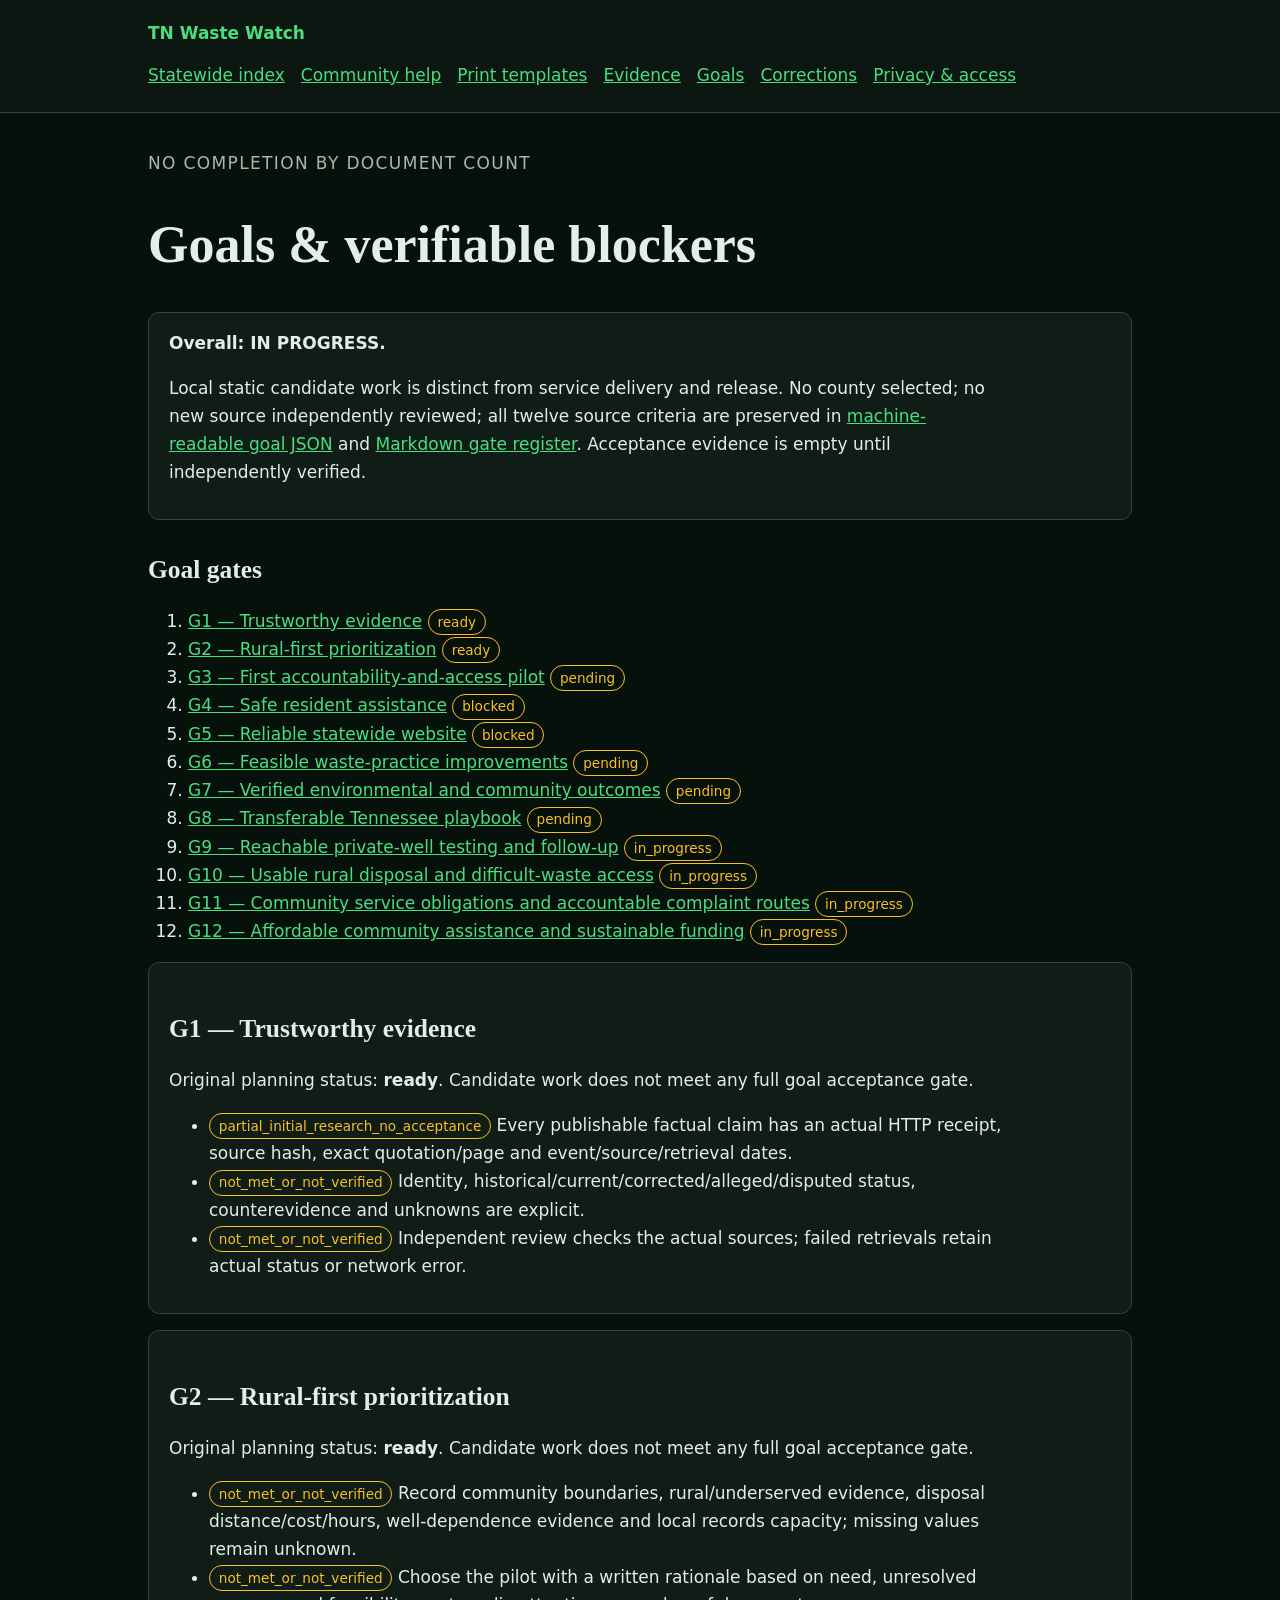
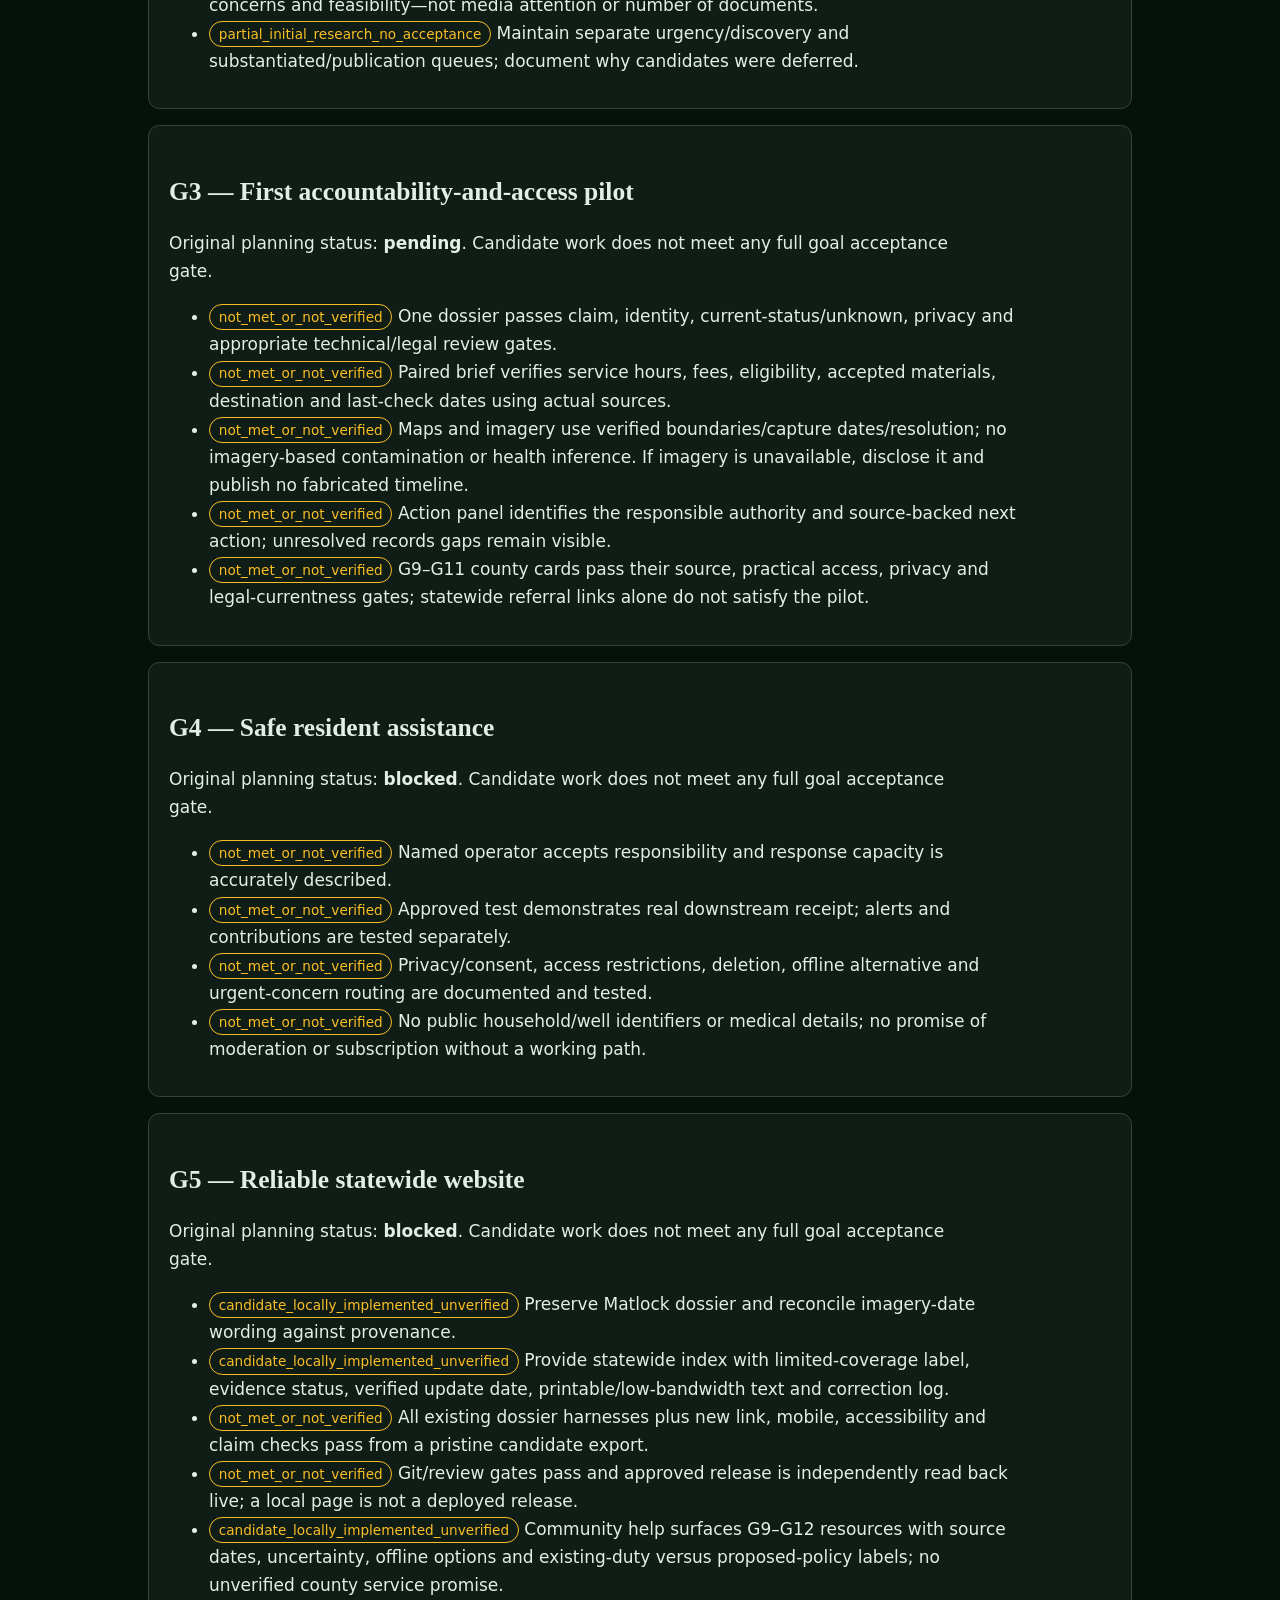
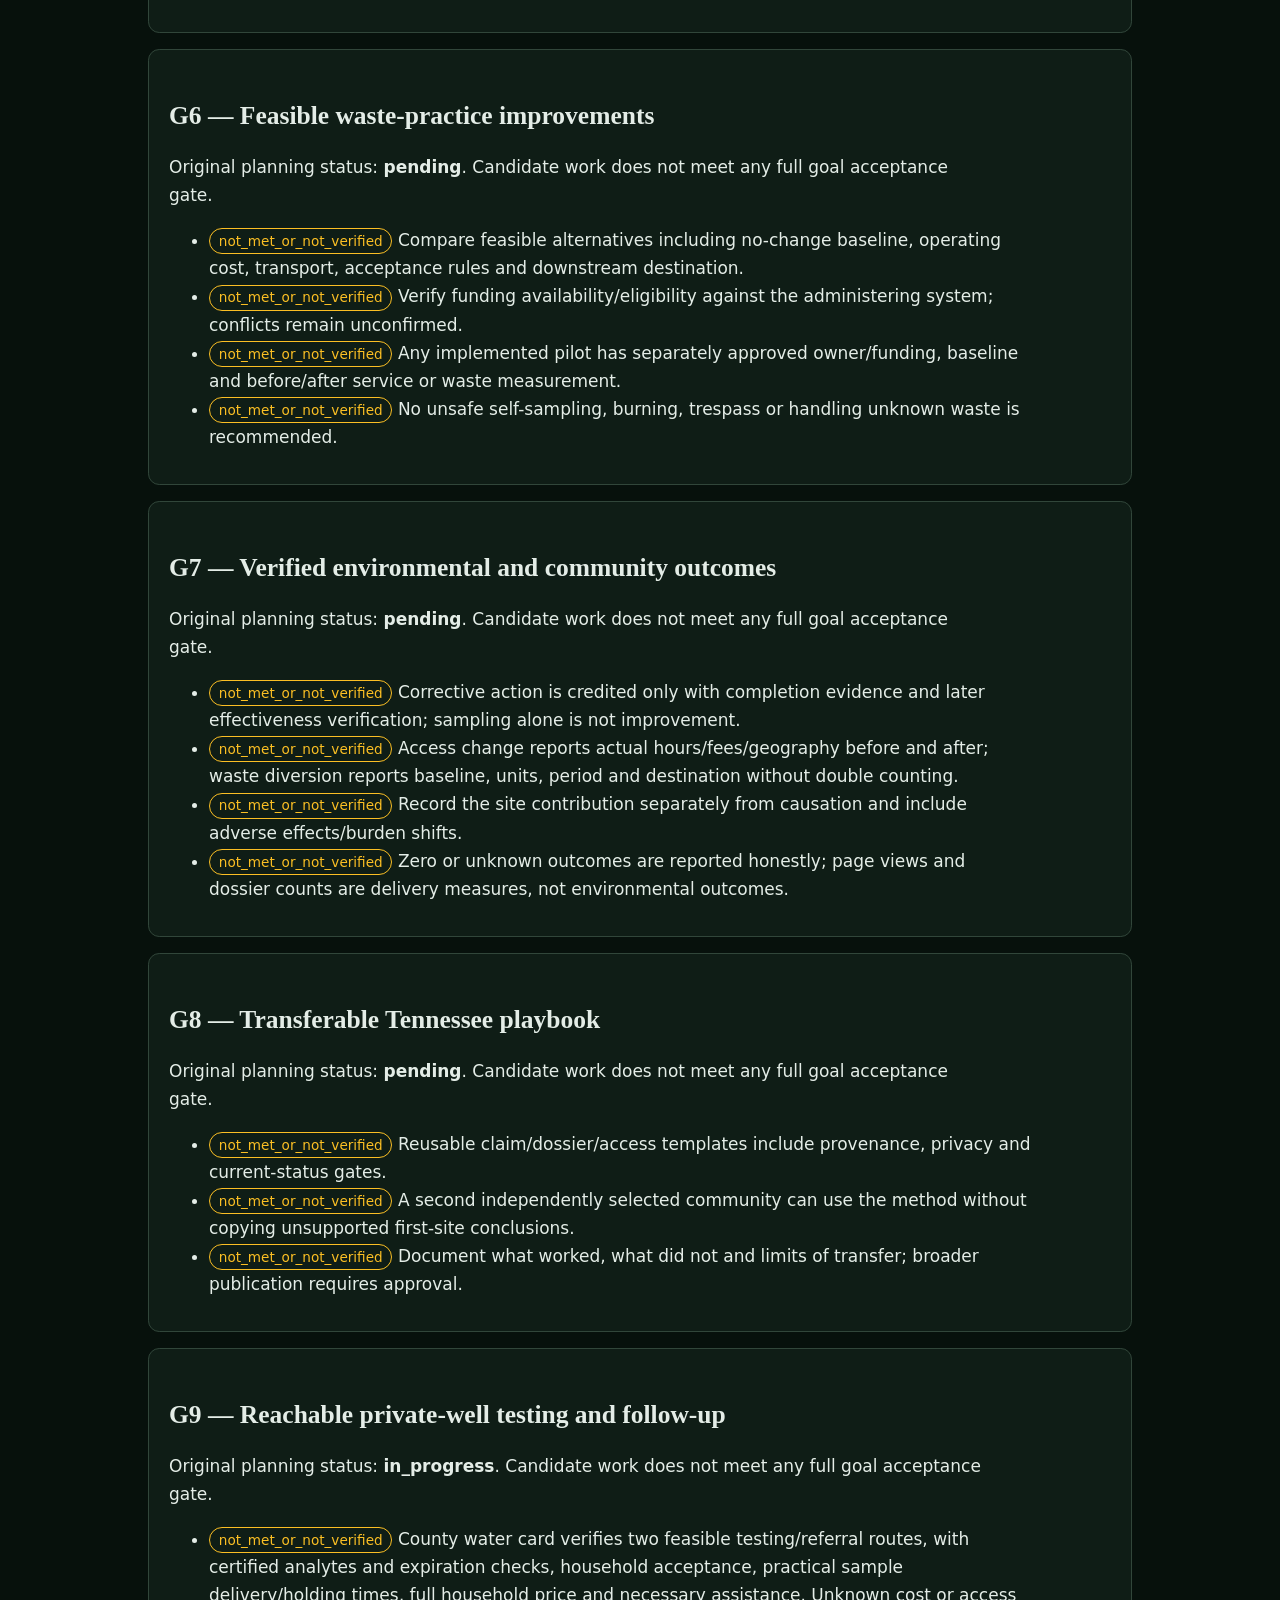
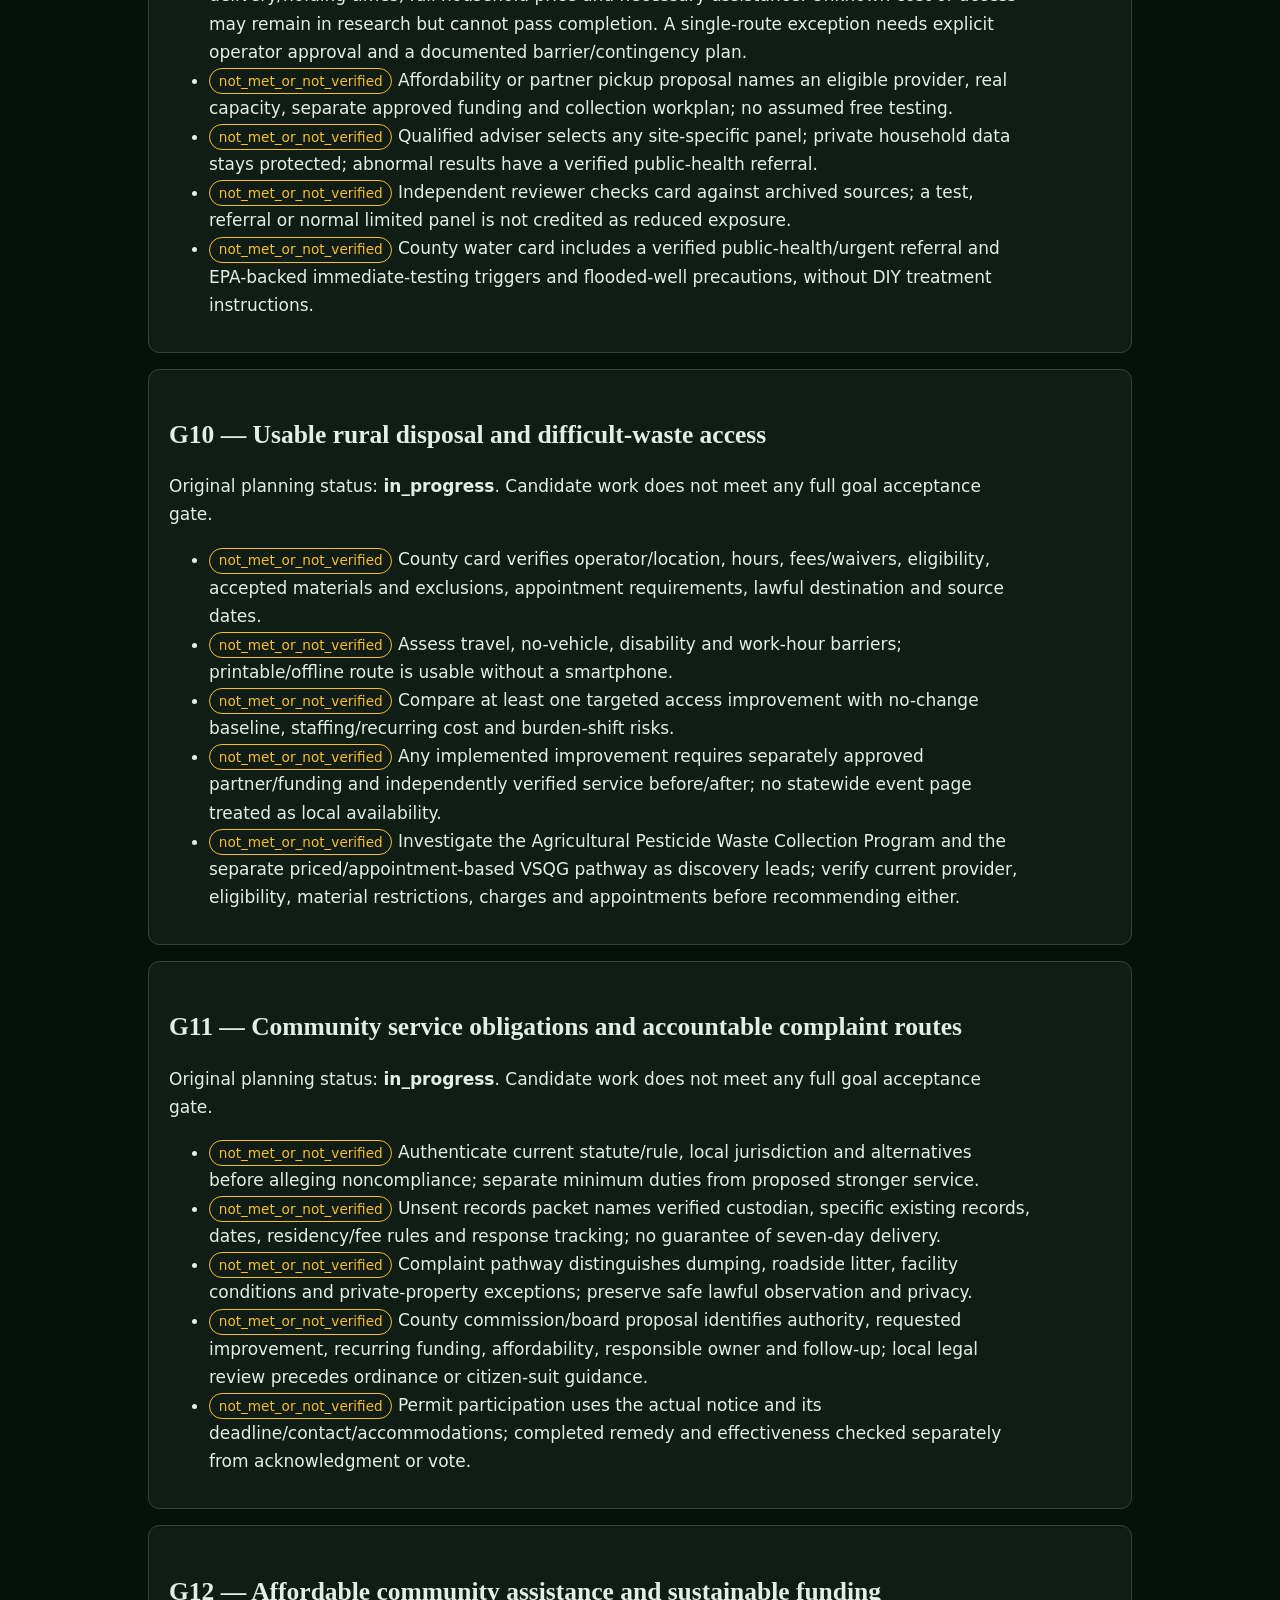
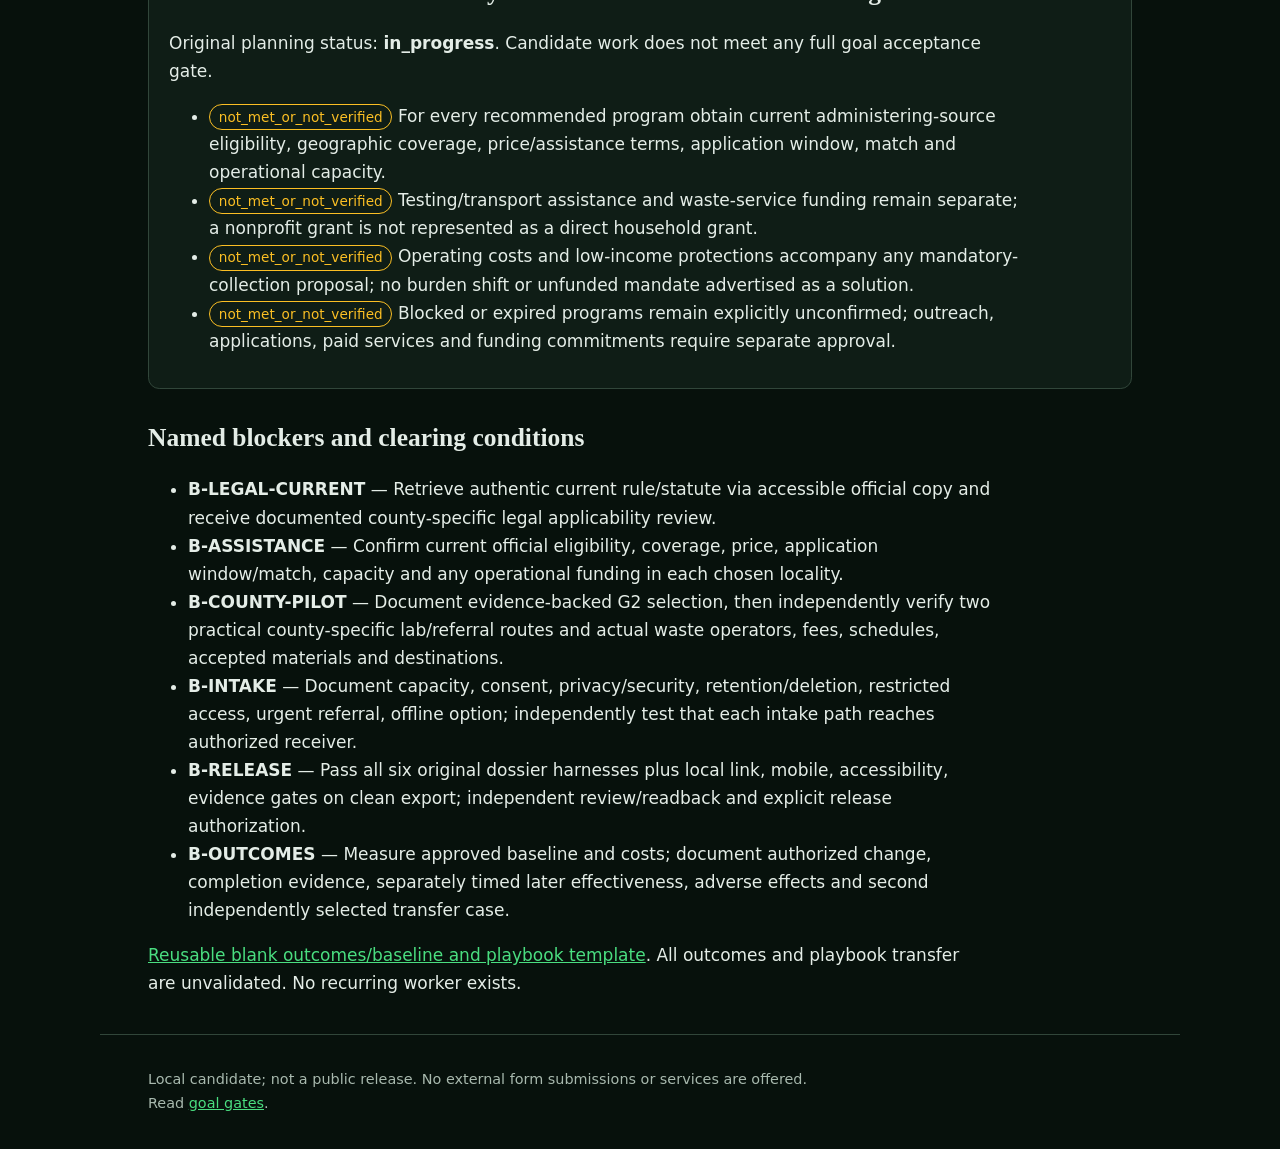
<file: goals/index.html>
<!doctype html><html lang="en"><head><meta charset="utf-8"><meta name="viewport" content="width=device-width,initial-scale=1"><meta name="description" content="Independent, source-limited TN Waste Watch research."><title>Goal acceptance gates · TN Waste Watch</title><style>:root{--bg:#07110c;--panel:#0f1d16;--ink:#e4ede7;--muted:#a8b9ae;--green:#4ade80;--amber:#fbbf24;--line:#31463a}*{box-sizing:border-box}body{overflow-wrap:anywhere;margin:0;background:var(--bg);color:var(--ink);font:17px/1.65 Inter,system-ui,-apple-system,sans-serif}.wrap{max-width:1080px;margin:auto;padding:1.2rem clamp(1rem,4vw,3rem)}header{border-bottom:1px solid var(--line);background:#0b1710}.brand,a{color:var(--green)}.brand{font-weight:800;text-decoration:none}nav{display:flex;flex-wrap:wrap;gap:.35rem 1rem;margin-top:.6rem}nav a{padding:.25rem 0}.skip{position:absolute;left:-999px}.skip:focus{left:1rem;top:1rem;background:#000;padding:.5rem}a:focus-visible,button:focus-visible{outline:3px solid var(--amber);outline-offset:3px}h1,h2,h3{font-family:Georgia,'Source Serif 4',serif;line-height:1.25}h1{font-size:clamp(2rem,5vw,3.25rem)}h2{margin-top:2.1rem}p,li{max-width:76ch}main{padding:1.2rem 0 4rem}.panel{background:var(--panel);border:1px solid var(--line);border-radius:.7rem;padding:1rem 1.25rem;margin:1rem 0}.badge{max-width:100%;overflow-wrap:anywhere;display:inline-block;border:1px solid var(--amber);color:var(--amber);border-radius:1rem;padding:.05rem .55rem;font-size:.85rem}.unknown{color:var(--amber)}table{border-collapse:collapse;width:100%}th,td{text-align:left;vertical-align:top;padding:.7rem;border-bottom:1px solid var(--line)}code,pre{white-space:pre-wrap;overflow-wrap:anywhere}.wide{overflow-wrap:anywhere}.eyebrow{color:var(--muted);text-transform:uppercase;letter-spacing:.08em}.buttons{display:flex;flex-wrap:wrap;gap:1rem}footer{border-top:1px solid var(--line);color:var(--muted);font-size:.9rem}@media(max-width:650px){body{font-size:16px}table,tbody,tr,td,th{display:block}td{padding:.35rem 0}thead{display:none}}@media print{body{background:white!important;color:#111!important;font-size:11pt}.panel,header{background:white!important;color:#111!important;border-color:#777}.wrap{max-width:100%;padding:.2in}a{color:#111!important;text-decoration:underline;overflow-wrap:anywhere}nav,.skip{display:none!important}h1,h2{break-after:avoid}.panel{break-inside:avoid}.unknown,.eyebrow,footer{color:#333!important}table,td,th{display:table-cell;border-color:#888}thead{display:table-header-group}main{padding:0}.wide{overflow-wrap:anywhere}}</style></head><body><a class="skip" href="#main">Skip to main content</a><header><div class="wrap"><a class="brand" href="/">TN Waste Watch</a><nav aria-label="Main navigation"><a href="/statewide/">Statewide index</a><a href="/community-resources/">Community help</a><a href="/community-resources/templates.html">Print templates</a><a href="/evidence/">Evidence</a><a href="/goals/">Goals</a><a href="/corrections/">Corrections</a><a href="/about/accessibility-privacy.html">Privacy & access</a></nav></div></header><main id="main" class="wrap"><p class="eyebrow">No completion by document count</p><h1>Goals & verifiable blockers</h1><div class="panel"><strong>Overall: IN PROGRESS.</strong><p>Local static candidate work is distinct from service delivery and release. No county selected; no new source independently reviewed; all twelve source criteria are preserved in <a href="/goal-system.json">machine-readable goal JSON</a> and <a href="/goal-system.md">Markdown gate register</a>. Acceptance evidence is empty until independently verified.</p></div><h2>Goal gates</h2><ol><li><a href="#G1">G1 — Trustworthy evidence</a> <span class="badge">ready</span></li><li><a href="#G2">G2 — Rural-first prioritization</a> <span class="badge">ready</span></li><li><a href="#G3">G3 — First accountability-and-access pilot</a> <span class="badge">pending</span></li><li><a href="#G4">G4 — Safe resident assistance</a> <span class="badge">blocked</span></li><li><a href="#G5">G5 — Reliable statewide website</a> <span class="badge">blocked</span></li><li><a href="#G6">G6 — Feasible waste-practice improvements</a> <span class="badge">pending</span></li><li><a href="#G7">G7 — Verified environmental and community outcomes</a> <span class="badge">pending</span></li><li><a href="#G8">G8 — Transferable Tennessee playbook</a> <span class="badge">pending</span></li><li><a href="#G9">G9 — Reachable private-well testing and follow-up</a> <span class="badge">in_progress</span></li><li><a href="#G10">G10 — Usable rural disposal and difficult-waste access</a> <span class="badge">in_progress</span></li><li><a href="#G11">G11 — Community service obligations and accountable complaint routes</a> <span class="badge">in_progress</span></li><li><a href="#G12">G12 — Affordable community assistance and sustainable funding</a> <span class="badge">in_progress</span></li></ol><section id="G1" class="panel"><h2>G1 — Trustworthy evidence</h2><p>Original planning status: <strong>ready</strong>. Candidate work does not meet any full goal acceptance gate.</p><ul><li><span class="badge">partial_initial_research_no_acceptance</span> Every publishable factual claim has an actual HTTP receipt, source hash, exact quotation/page and event/source/retrieval dates.</li><li><span class="badge">not_met_or_not_verified</span> Identity, historical/current/corrected/alleged/disputed status, counterevidence and unknowns are explicit.</li><li><span class="badge">not_met_or_not_verified</span> Independent review checks the actual sources; failed retrievals retain actual status or network error.</li></ul></section><section id="G2" class="panel"><h2>G2 — Rural-first prioritization</h2><p>Original planning status: <strong>ready</strong>. Candidate work does not meet any full goal acceptance gate.</p><ul><li><span class="badge">not_met_or_not_verified</span> Record community boundaries, rural/underserved evidence, disposal distance/cost/hours, well-dependence evidence and local records capacity; missing values remain unknown.</li><li><span class="badge">not_met_or_not_verified</span> Choose the pilot with a written rationale based on need, unresolved concerns and feasibility—not media attention or number of documents.</li><li><span class="badge">partial_initial_research_no_acceptance</span> Maintain separate urgency/discovery and substantiated/publication queues; document why candidates were deferred.</li></ul></section><section id="G3" class="panel"><h2>G3 — First accountability-and-access pilot</h2><p>Original planning status: <strong>pending</strong>. Candidate work does not meet any full goal acceptance gate.</p><ul><li><span class="badge">not_met_or_not_verified</span> One dossier passes claim, identity, current-status/unknown, privacy and appropriate technical/legal review gates.</li><li><span class="badge">not_met_or_not_verified</span> Paired brief verifies service hours, fees, eligibility, accepted materials, destination and last-check dates using actual sources.</li><li><span class="badge">not_met_or_not_verified</span> Maps and imagery use verified boundaries/capture dates/resolution; no imagery-based contamination or health inference. If imagery is unavailable, disclose it and publish no fabricated timeline.</li><li><span class="badge">not_met_or_not_verified</span> Action panel identifies the responsible authority and source-backed next action; unresolved records gaps remain visible.</li><li><span class="badge">not_met_or_not_verified</span> G9–G11 county cards pass their source, practical access, privacy and legal-currentness gates; statewide referral links alone do not satisfy the pilot.</li></ul></section><section id="G4" class="panel"><h2>G4 — Safe resident assistance</h2><p>Original planning status: <strong>blocked</strong>. Candidate work does not meet any full goal acceptance gate.</p><ul><li><span class="badge">not_met_or_not_verified</span> Named operator accepts responsibility and response capacity is accurately described.</li><li><span class="badge">not_met_or_not_verified</span> Approved test demonstrates real downstream receipt; alerts and contributions are tested separately.</li><li><span class="badge">not_met_or_not_verified</span> Privacy/consent, access restrictions, deletion, offline alternative and urgent-concern routing are documented and tested.</li><li><span class="badge">not_met_or_not_verified</span> No public household/well identifiers or medical details; no promise of moderation or subscription without a working path.</li></ul></section><section id="G5" class="panel"><h2>G5 — Reliable statewide website</h2><p>Original planning status: <strong>blocked</strong>. Candidate work does not meet any full goal acceptance gate.</p><ul><li><span class="badge">candidate_locally_implemented_unverified</span> Preserve Matlock dossier and reconcile imagery-date wording against provenance.</li><li><span class="badge">candidate_locally_implemented_unverified</span> Provide statewide index with limited-coverage label, evidence status, verified update date, printable/low-bandwidth text and correction log.</li><li><span class="badge">not_met_or_not_verified</span> All existing dossier harnesses plus new link, mobile, accessibility and claim checks pass from a pristine candidate export.</li><li><span class="badge">not_met_or_not_verified</span> Git/review gates pass and approved release is independently read back live; a local page is not a deployed release.</li><li><span class="badge">candidate_locally_implemented_unverified</span> Community help surfaces G9–G12 resources with source dates, uncertainty, offline options and existing-duty versus proposed-policy labels; no unverified county service promise.</li></ul></section><section id="G6" class="panel"><h2>G6 — Feasible waste-practice improvements</h2><p>Original planning status: <strong>pending</strong>. Candidate work does not meet any full goal acceptance gate.</p><ul><li><span class="badge">not_met_or_not_verified</span> Compare feasible alternatives including no-change baseline, operating cost, transport, acceptance rules and downstream destination.</li><li><span class="badge">not_met_or_not_verified</span> Verify funding availability/eligibility against the administering system; conflicts remain unconfirmed.</li><li><span class="badge">not_met_or_not_verified</span> Any implemented pilot has separately approved owner/funding, baseline and before/after service or waste measurement.</li><li><span class="badge">not_met_or_not_verified</span> No unsafe self-sampling, burning, trespass or handling unknown waste is recommended.</li></ul></section><section id="G7" class="panel"><h2>G7 — Verified environmental and community outcomes</h2><p>Original planning status: <strong>pending</strong>. Candidate work does not meet any full goal acceptance gate.</p><ul><li><span class="badge">not_met_or_not_verified</span> Corrective action is credited only with completion evidence and later effectiveness verification; sampling alone is not improvement.</li><li><span class="badge">not_met_or_not_verified</span> Access change reports actual hours/fees/geography before and after; waste diversion reports baseline, units, period and destination without double counting.</li><li><span class="badge">not_met_or_not_verified</span> Record the site contribution separately from causation and include adverse effects/burden shifts.</li><li><span class="badge">not_met_or_not_verified</span> Zero or unknown outcomes are reported honestly; page views and dossier counts are delivery measures, not environmental outcomes.</li></ul></section><section id="G8" class="panel"><h2>G8 — Transferable Tennessee playbook</h2><p>Original planning status: <strong>pending</strong>. Candidate work does not meet any full goal acceptance gate.</p><ul><li><span class="badge">not_met_or_not_verified</span> Reusable claim/dossier/access templates include provenance, privacy and current-status gates.</li><li><span class="badge">not_met_or_not_verified</span> A second independently selected community can use the method without copying unsupported first-site conclusions.</li><li><span class="badge">not_met_or_not_verified</span> Document what worked, what did not and limits of transfer; broader publication requires approval.</li></ul></section><section id="G9" class="panel"><h2>G9 — Reachable private-well testing and follow-up</h2><p>Original planning status: <strong>in_progress</strong>. Candidate work does not meet any full goal acceptance gate.</p><ul><li><span class="badge">not_met_or_not_verified</span> County water card verifies two feasible testing/referral routes, with certified analytes and expiration checks, household acceptance, practical sample delivery/holding times, full household price and necessary assistance. Unknown cost or access may remain in research but cannot pass completion. A single-route exception needs explicit operator approval and a documented barrier/contingency plan.</li><li><span class="badge">not_met_or_not_verified</span> Affordability or partner pickup proposal names an eligible provider, real capacity, separate approved funding and collection workplan; no assumed free testing.</li><li><span class="badge">not_met_or_not_verified</span> Qualified adviser selects any site-specific panel; private household data stays protected; abnormal results have a verified public-health referral.</li><li><span class="badge">not_met_or_not_verified</span> Independent reviewer checks card against archived sources; a test, referral or normal limited panel is not credited as reduced exposure.</li><li><span class="badge">not_met_or_not_verified</span> County water card includes a verified public-health/urgent referral and EPA-backed immediate-testing triggers and flooded-well precautions, without DIY treatment instructions.</li></ul></section><section id="G10" class="panel"><h2>G10 — Usable rural disposal and difficult-waste access</h2><p>Original planning status: <strong>in_progress</strong>. Candidate work does not meet any full goal acceptance gate.</p><ul><li><span class="badge">not_met_or_not_verified</span> County card verifies operator/location, hours, fees/waivers, eligibility, accepted materials and exclusions, appointment requirements, lawful destination and source dates.</li><li><span class="badge">not_met_or_not_verified</span> Assess travel, no-vehicle, disability and work-hour barriers; printable/offline route is usable without a smartphone.</li><li><span class="badge">not_met_or_not_verified</span> Compare at least one targeted access improvement with no-change baseline, staffing/recurring cost and burden-shift risks.</li><li><span class="badge">not_met_or_not_verified</span> Any implemented improvement requires separately approved partner/funding and independently verified service before/after; no statewide event page treated as local availability.</li><li><span class="badge">not_met_or_not_verified</span> Investigate the Agricultural Pesticide Waste Collection Program and the separate priced/appointment-based VSQG pathway as discovery leads; verify current provider, eligibility, material restrictions, charges and appointments before recommending either.</li></ul></section><section id="G11" class="panel"><h2>G11 — Community service obligations and accountable complaint routes</h2><p>Original planning status: <strong>in_progress</strong>. Candidate work does not meet any full goal acceptance gate.</p><ul><li><span class="badge">not_met_or_not_verified</span> Authenticate current statute/rule, local jurisdiction and alternatives before alleging noncompliance; separate minimum duties from proposed stronger service.</li><li><span class="badge">not_met_or_not_verified</span> Unsent records packet names verified custodian, specific existing records, dates, residency/fee rules and response tracking; no guarantee of seven-day delivery.</li><li><span class="badge">not_met_or_not_verified</span> Complaint pathway distinguishes dumping, roadside litter, facility conditions and private-property exceptions; preserve safe lawful observation and privacy.</li><li><span class="badge">not_met_or_not_verified</span> County commission/board proposal identifies authority, requested improvement, recurring funding, affordability, responsible owner and follow-up; local legal review precedes ordinance or citizen-suit guidance.</li><li><span class="badge">not_met_or_not_verified</span> Permit participation uses the actual notice and its deadline/contact/accommodations; completed remedy and effectiveness checked separately from acknowledgment or vote.</li></ul></section><section id="G12" class="panel"><h2>G12 — Affordable community assistance and sustainable funding</h2><p>Original planning status: <strong>in_progress</strong>. Candidate work does not meet any full goal acceptance gate.</p><ul><li><span class="badge">not_met_or_not_verified</span> For every recommended program obtain current administering-source eligibility, geographic coverage, price/assistance terms, application window, match and operational capacity.</li><li><span class="badge">not_met_or_not_verified</span> Testing/transport assistance and waste-service funding remain separate; a nonprofit grant is not represented as a direct household grant.</li><li><span class="badge">not_met_or_not_verified</span> Operating costs and low-income protections accompany any mandatory-collection proposal; no burden shift or unfunded mandate advertised as a solution.</li><li><span class="badge">not_met_or_not_verified</span> Blocked or expired programs remain explicitly unconfirmed; outreach, applications, paid services and funding commitments require separate approval.</li></ul></section><h2>Named blockers and clearing conditions</h2><ul><li><strong>B-LEGAL-CURRENT</strong> — Retrieve authentic current rule/statute via accessible official copy and receive documented county-specific legal applicability review.</li><li><strong>B-ASSISTANCE</strong> — Confirm current official eligibility, coverage, price, application window/match, capacity and any operational funding in each chosen locality.</li><li><strong>B-COUNTY-PILOT</strong> — Document evidence-backed G2 selection, then independently verify two practical county-specific lab/referral routes and actual waste operators, fees, schedules, accepted materials and destinations.</li><li><strong>B-INTAKE</strong> — Document capacity, consent, privacy/security, retention/deletion, restricted access, urgent referral, offline option; independently test that each intake path reaches authorized receiver.</li><li><strong>B-RELEASE</strong> — Pass all six original dossier harnesses plus local link, mobile, accessibility, evidence gates on clean export; independent review/readback and explicit release authorization.</li><li><strong>B-OUTCOMES</strong> — Measure approved baseline and costs; document authorized change, completion evidence, separately timed later effectiveness, adverse effects and second independently selected transfer case.</li></ul><p><a href="/community-resources/templates.html">Reusable blank outcomes/baseline and playbook template</a>. All outcomes and playbook transfer are unvalidated. No recurring worker exists.</p></main><footer class="wrap"><p>Local candidate; not a public release. No external form submissions or services are offered. Read <a href="/goals/">goal gates</a>.</p></footer></body></html>
</file>
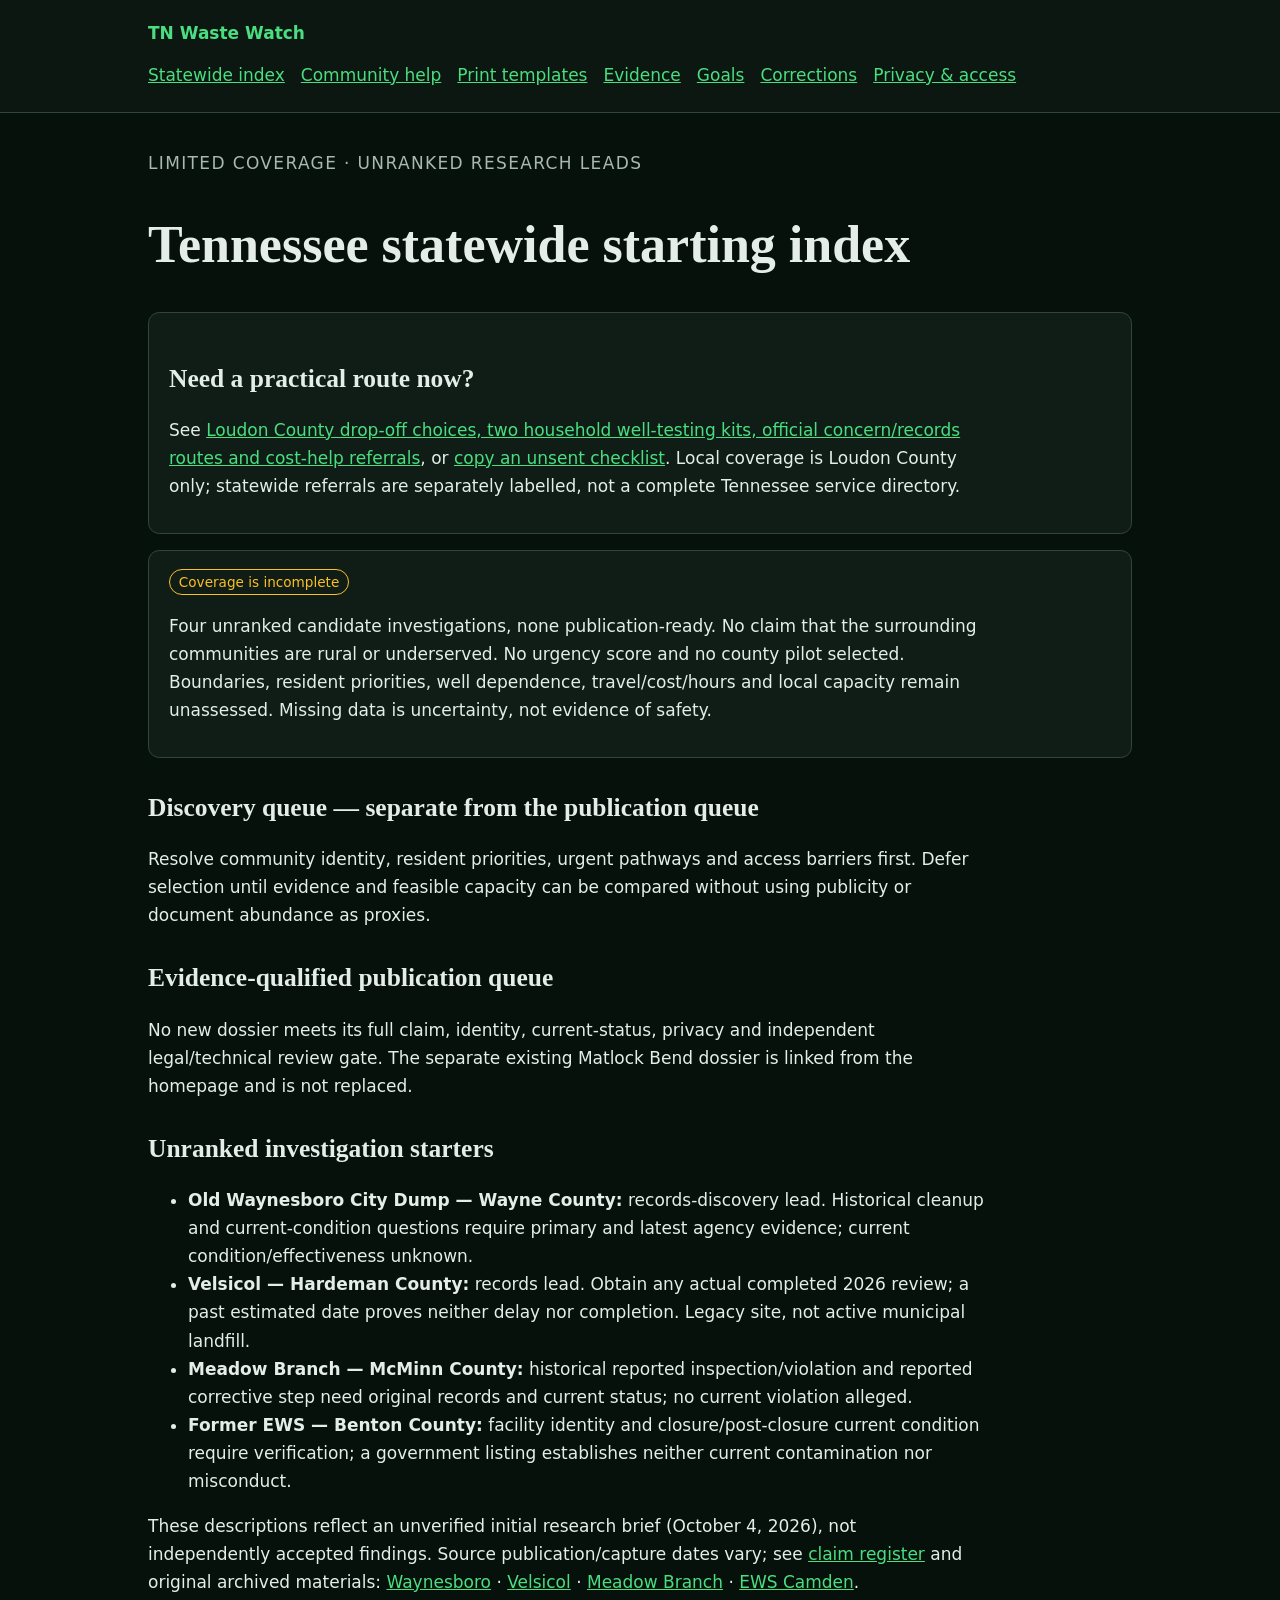
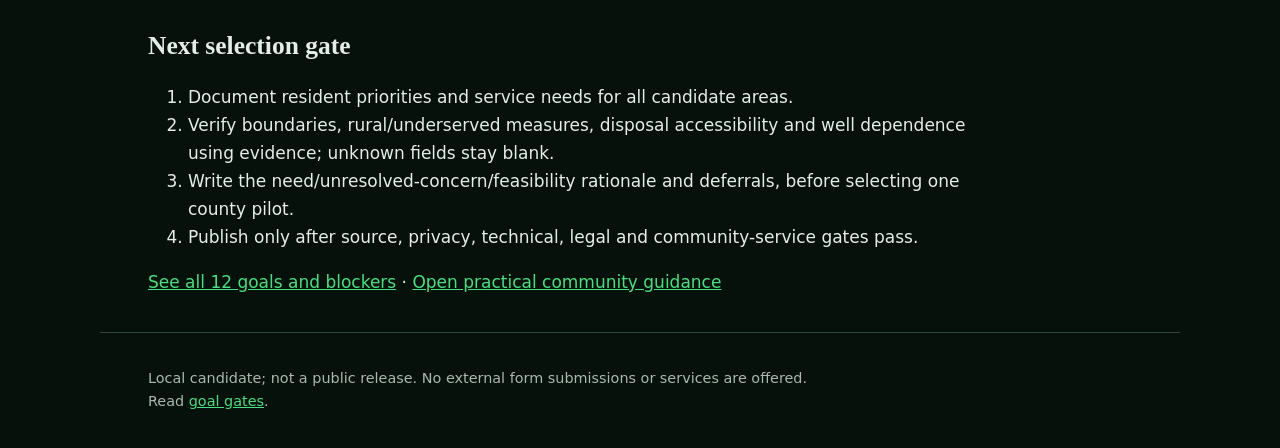
<file: statewide/index.html>
<!doctype html><html lang="en"><head><meta charset="utf-8"><meta name="viewport" content="width=device-width,initial-scale=1"><meta name="description" content="Independent, source-limited TN Waste Watch research."><title>Statewide index · TN Waste Watch</title><style>:root{--bg:#07110c;--panel:#0f1d16;--ink:#e4ede7;--muted:#a8b9ae;--green:#4ade80;--amber:#fbbf24;--line:#31463a}*{box-sizing:border-box}body{overflow-wrap:anywhere;margin:0;background:var(--bg);color:var(--ink);font:17px/1.65 Inter,system-ui,-apple-system,sans-serif}.wrap{max-width:1080px;margin:auto;padding:1.2rem clamp(1rem,4vw,3rem)}header{border-bottom:1px solid var(--line);background:#0b1710}.brand,a{color:var(--green)}.brand{font-weight:800;text-decoration:none}nav{display:flex;flex-wrap:wrap;gap:.35rem 1rem;margin-top:.6rem}nav a{padding:.25rem 0}.skip{position:absolute;left:-999px}.skip:focus{left:1rem;top:1rem;background:#000;padding:.5rem}a:focus-visible,button:focus-visible{outline:3px solid var(--amber);outline-offset:3px}h1,h2,h3{font-family:Georgia,'Source Serif 4',serif;line-height:1.25}h1{font-size:clamp(2rem,5vw,3.25rem)}h2{margin-top:2.1rem}p,li{max-width:76ch}main{padding:1.2rem 0 4rem}.panel{background:var(--panel);border:1px solid var(--line);border-radius:.7rem;padding:1rem 1.25rem;margin:1rem 0}.badge{max-width:100%;overflow-wrap:anywhere;display:inline-block;border:1px solid var(--amber);color:var(--amber);border-radius:1rem;padding:.05rem .55rem;font-size:.85rem}.unknown{color:var(--amber)}table{border-collapse:collapse;width:100%}th,td{text-align:left;vertical-align:top;padding:.7rem;border-bottom:1px solid var(--line)}code,pre{white-space:pre-wrap;overflow-wrap:anywhere}.wide{overflow-wrap:anywhere}.eyebrow{color:var(--muted);text-transform:uppercase;letter-spacing:.08em}.buttons{display:flex;flex-wrap:wrap;gap:1rem}footer{border-top:1px solid var(--line);color:var(--muted);font-size:.9rem}@media(max-width:650px){body{font-size:16px}table,tbody,tr,td,th{display:block}td{padding:.35rem 0}thead{display:none}}@media print{body{background:white!important;color:#111!important;font-size:11pt}.panel,header{background:white!important;color:#111!important;border-color:#777}.wrap{max-width:100%;padding:.2in}a{color:#111!important;text-decoration:underline;overflow-wrap:anywhere}nav,.skip{display:none!important}h1,h2{break-after:avoid}.panel{break-inside:avoid}.unknown,.eyebrow,footer{color:#333!important}table,td,th{display:table-cell;border-color:#888}thead{display:table-header-group}main{padding:0}.wide{overflow-wrap:anywhere}}</style></head><body><a class="skip" href="#main">Skip to main content</a><header><div class="wrap"><a class="brand" href="/">TN Waste Watch</a><nav aria-label="Main navigation"><a href="/statewide/">Statewide index</a><a href="/community-resources/">Community help</a><a href="/community-resources/templates.html">Print templates</a><a href="/evidence/">Evidence</a><a href="/goals/">Goals</a><a href="/corrections/">Corrections</a><a href="/about/accessibility-privacy.html">Privacy & access</a></nav></div></header><main id="main" class="wrap"><p class="eyebrow">Limited coverage · unranked research leads</p><h1>Tennessee statewide starting index</h1>
<div class="panel"><h2>Need a practical route now?</h2><p>See <a href="/community-resources/">Loudon County drop-off choices, two household well-testing kits, official concern/records routes and cost-help referrals</a>, or <a href="/community-resources/visitor-drafts.html">copy an unsent checklist</a>. Local coverage is Loudon County only; statewide referrals are separately labelled, not a complete Tennessee service directory.</p></div><div class="panel"><span class="badge">Coverage is incomplete</span><p>Four unranked candidate investigations, none publication-ready. No claim that the surrounding communities are rural or underserved. No urgency score and no county pilot selected. Boundaries, resident priorities, well dependence, travel/cost/hours and local capacity remain unassessed. Missing data is uncertainty, not evidence of safety.</p></div><h2>Discovery queue — separate from the publication queue</h2><p>Resolve community identity, resident priorities, urgent pathways and access barriers first. Defer selection until evidence and feasible capacity can be compared without using publicity or document abundance as proxies.</p><h2>Evidence-qualified publication queue</h2><p>No new dossier meets its full claim, identity, current-status, privacy and independent legal/technical review gate. The separate existing Matlock Bend dossier is linked from the homepage and is not replaced.</p><h2>Unranked investigation starters</h2><ul><li><strong>Old Waynesboro City Dump — Wayne County:</strong> records-discovery lead. Historical cleanup and current-condition questions require primary and latest agency evidence; current condition/effectiveness unknown.</li><li><strong>Velsicol — Hardeman County:</strong> records lead. Obtain any actual completed 2026 review; a past estimated date proves neither delay nor completion. Legacy site, not active municipal landfill.</li><li><strong>Meadow Branch — McMinn County:</strong> historical reported inspection/violation and reported corrective step need original records and current status; no current violation alleged.</li><li><strong>Former EWS — Benton County:</strong> facility identity and closure/post-closure current condition require verification; a government listing establishes neither current contamination nor misconduct.</li></ul><p>These descriptions reflect an unverified initial research brief (October 4, 2026), not independently accepted findings. Source publication/capture dates vary; see <a href="/evidence/">claim register</a> and original archived materials: <a href="/community-resources/archive/S03.txt">Waynesboro</a> · <a href="/community-resources/archive/S14.txt">Velsicol</a> · <a href="/community-resources/archive/S08.txt">Meadow Branch</a> · <a href="/community-resources/archive/S03.txt">EWS Camden</a>.</p><h2>Next selection gate</h2><ol><li>Document resident priorities and service needs for all candidate areas.</li><li>Verify boundaries, rural/underserved measures, disposal accessibility and well dependence using evidence; unknown fields stay blank.</li><li>Write the need/unresolved-concern/feasibility rationale and deferrals, before selecting one county pilot.</li><li>Publish only after source, privacy, technical, legal and community-service gates pass.</li></ol><p><a href="/goals/">See all 12 goals and blockers</a> · <a href="/community-resources/">Open practical community guidance</a></p></main><footer class="wrap"><p>Local candidate; not a public release. No external form submissions or services are offered. Read <a href="/goals/">goal gates</a>.</p></footer></body></html>
</file>
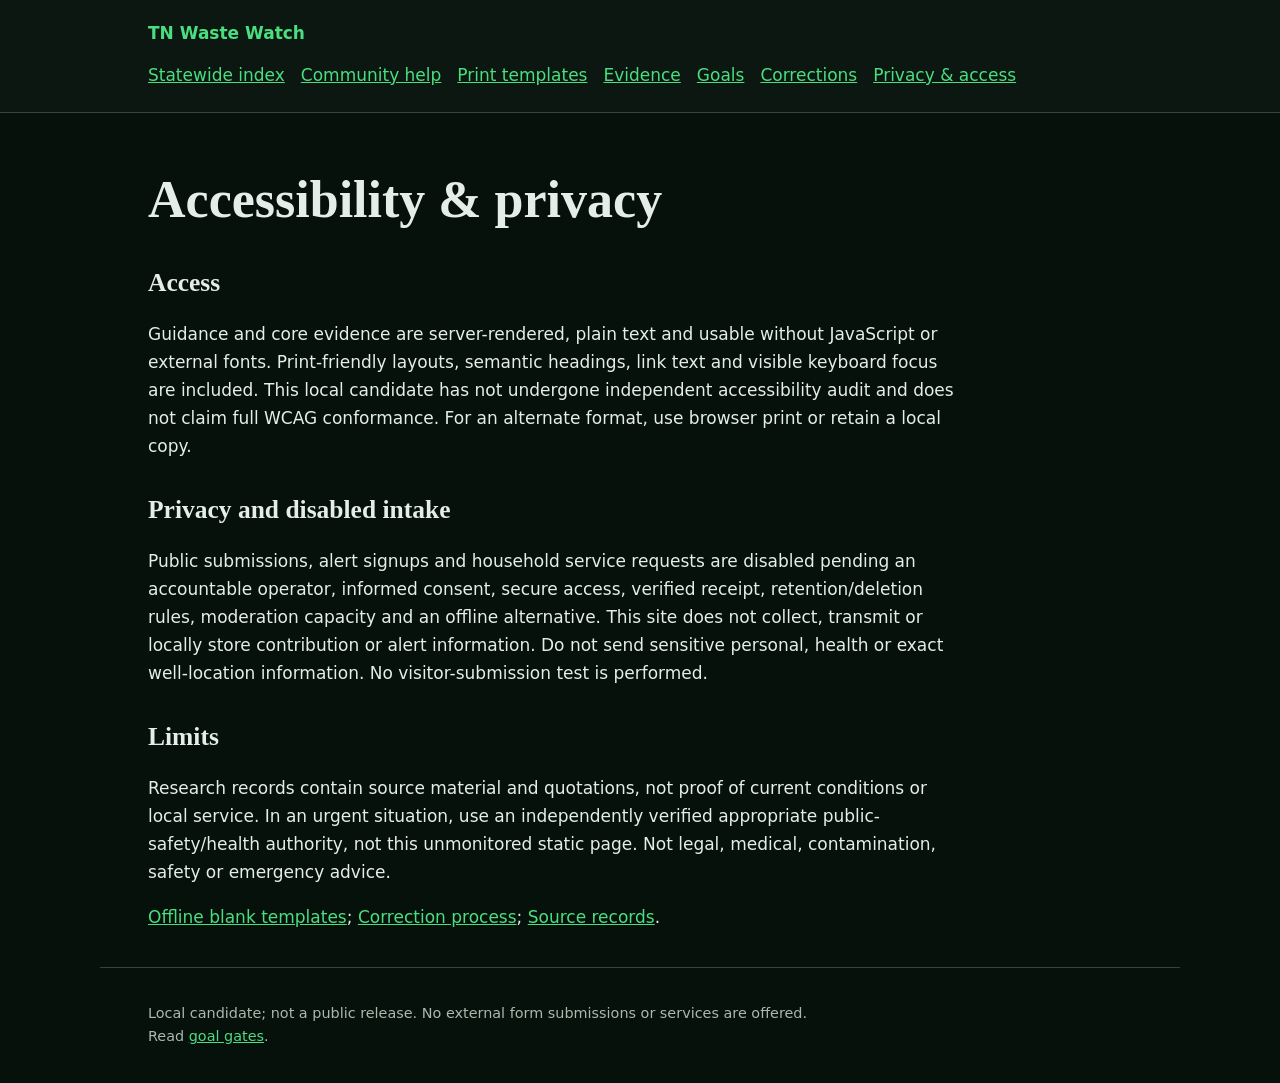
<file: about/accessibility-privacy.html>
<!doctype html><html lang="en"><head><meta charset="utf-8"><meta name="viewport" content="width=device-width,initial-scale=1"><meta name="description" content="Independent, source-limited TN Waste Watch research."><title>Accessibility and privacy · TN Waste Watch</title><style>:root{--bg:#07110c;--panel:#0f1d16;--ink:#e4ede7;--muted:#a8b9ae;--green:#4ade80;--amber:#fbbf24;--line:#31463a}*{box-sizing:border-box}body{overflow-wrap:anywhere;margin:0;background:var(--bg);color:var(--ink);font:17px/1.65 Inter,system-ui,-apple-system,sans-serif}.wrap{max-width:1080px;margin:auto;padding:1.2rem clamp(1rem,4vw,3rem)}header{border-bottom:1px solid var(--line);background:#0b1710}.brand,a{color:var(--green)}.brand{font-weight:800;text-decoration:none}nav{display:flex;flex-wrap:wrap;gap:.35rem 1rem;margin-top:.6rem}nav a{padding:.25rem 0}.skip{position:absolute;left:-999px}.skip:focus{left:1rem;top:1rem;background:#000;padding:.5rem}a:focus-visible,button:focus-visible{outline:3px solid var(--amber);outline-offset:3px}h1,h2,h3{font-family:Georgia,'Source Serif 4',serif;line-height:1.25}h1{font-size:clamp(2rem,5vw,3.25rem)}h2{margin-top:2.1rem}p,li{max-width:76ch}main{padding:1.2rem 0 4rem}.panel{background:var(--panel);border:1px solid var(--line);border-radius:.7rem;padding:1rem 1.25rem;margin:1rem 0}.badge{max-width:100%;overflow-wrap:anywhere;display:inline-block;border:1px solid var(--amber);color:var(--amber);border-radius:1rem;padding:.05rem .55rem;font-size:.85rem}.unknown{color:var(--amber)}table{border-collapse:collapse;width:100%}th,td{text-align:left;vertical-align:top;padding:.7rem;border-bottom:1px solid var(--line)}code,pre{white-space:pre-wrap;overflow-wrap:anywhere}.wide{overflow-wrap:anywhere}.eyebrow{color:var(--muted);text-transform:uppercase;letter-spacing:.08em}.buttons{display:flex;flex-wrap:wrap;gap:1rem}footer{border-top:1px solid var(--line);color:var(--muted);font-size:.9rem}@media(max-width:650px){body{font-size:16px}table,tbody,tr,td,th{display:block}td{padding:.35rem 0}thead{display:none}}@media print{body{background:white!important;color:#111!important;font-size:11pt}.panel,header{background:white!important;color:#111!important;border-color:#777}.wrap{max-width:100%;padding:.2in}a{color:#111!important;text-decoration:underline;overflow-wrap:anywhere}nav,.skip{display:none!important}h1,h2{break-after:avoid}.panel{break-inside:avoid}.unknown,.eyebrow,footer{color:#333!important}table,td,th{display:table-cell;border-color:#888}thead{display:table-header-group}main{padding:0}.wide{overflow-wrap:anywhere}}</style></head><body><a class="skip" href="#main">Skip to main content</a><header><div class="wrap"><a class="brand" href="/">TN Waste Watch</a><nav aria-label="Main navigation"><a href="/statewide/">Statewide index</a><a href="/community-resources/">Community help</a><a href="/community-resources/templates.html">Print templates</a><a href="/evidence/">Evidence</a><a href="/goals/">Goals</a><a href="/corrections/">Corrections</a><a href="/about/accessibility-privacy.html">Privacy & access</a></nav></div></header><main id="main" class="wrap"><h1>Accessibility & privacy</h1><h2>Access</h2><p>Guidance and core evidence are server-rendered, plain text and usable without JavaScript or external fonts. Print-friendly layouts, semantic headings, link text and visible keyboard focus are included. This local candidate has not undergone independent accessibility audit and does not claim full WCAG conformance. For an alternate format, use browser print or retain a local copy.</p><h2>Privacy and disabled intake</h2><p>Public submissions, alert signups and household service requests are disabled pending an accountable operator, informed consent, secure access, verified receipt, retention/deletion rules, moderation capacity and an offline alternative. This site does not collect, transmit or locally store contribution or alert information. Do not send sensitive personal, health or exact well-location information. No visitor-submission test is performed.</p><h2>Limits</h2><p>Research records contain source material and quotations, not proof of current conditions or local service. In an urgent situation, use an independently verified appropriate public-safety/health authority, not this unmonitored static page. Not legal, medical, contamination, safety or emergency advice.</p><p><a href="/community-resources/templates.html">Offline blank templates</a>; <a href="/corrections/">Correction process</a>; <a href="/evidence/">Source records</a>.</p></main><footer class="wrap"><p>Local candidate; not a public release. No external form submissions or services are offered. Read <a href="/goals/">goal gates</a>.</p></footer></body></html>
</file>
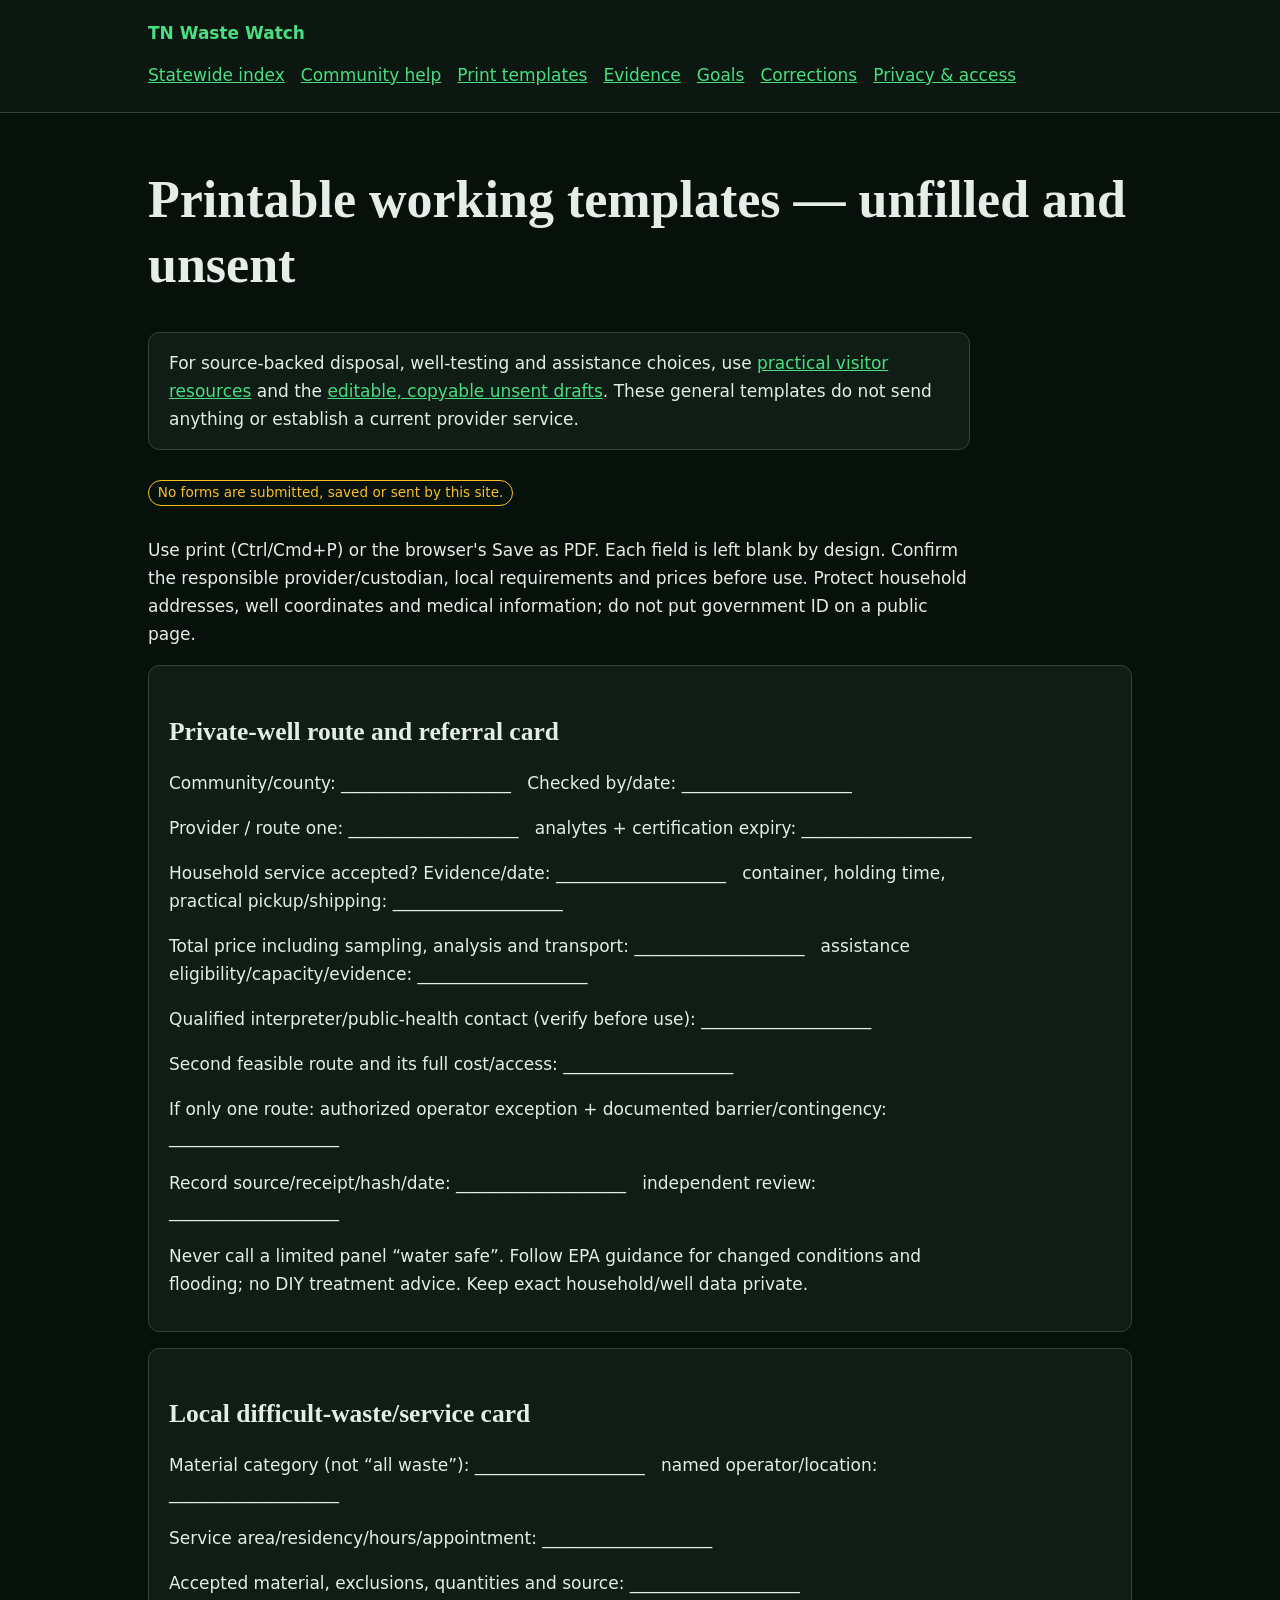
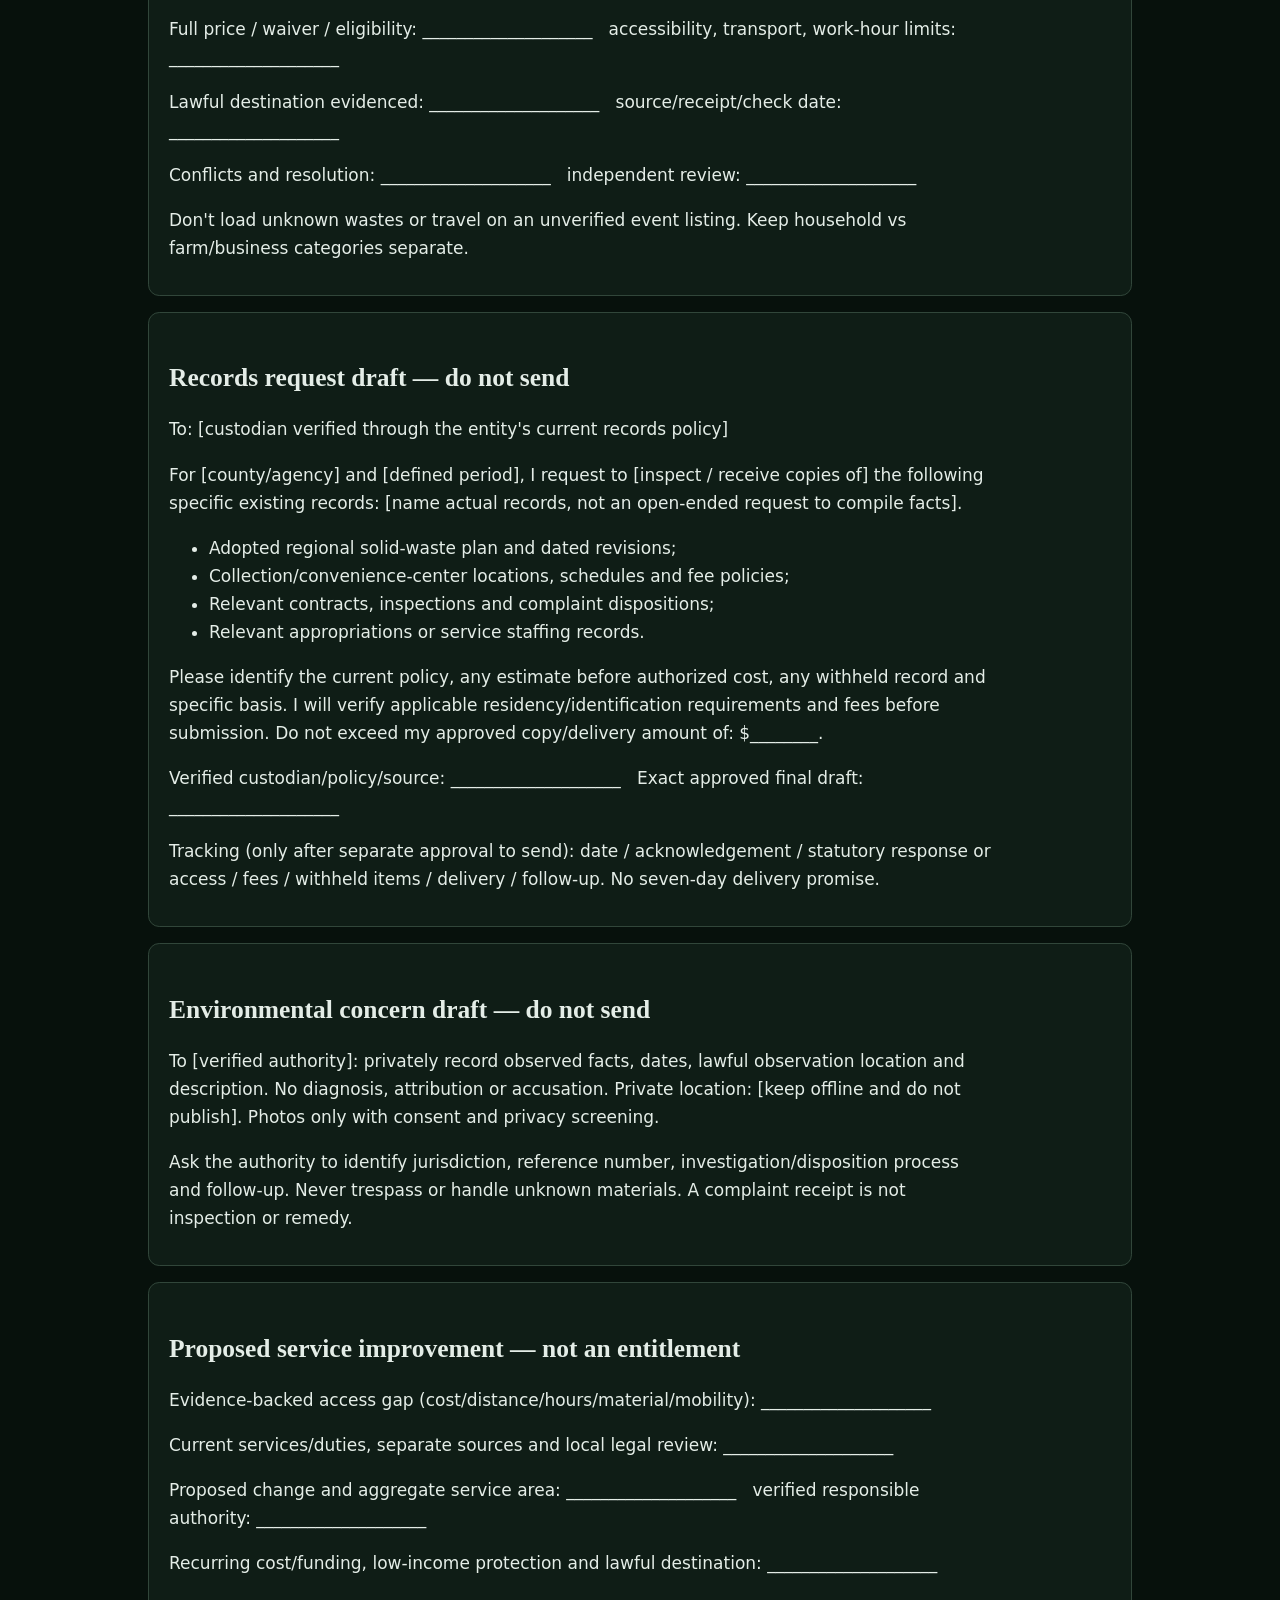
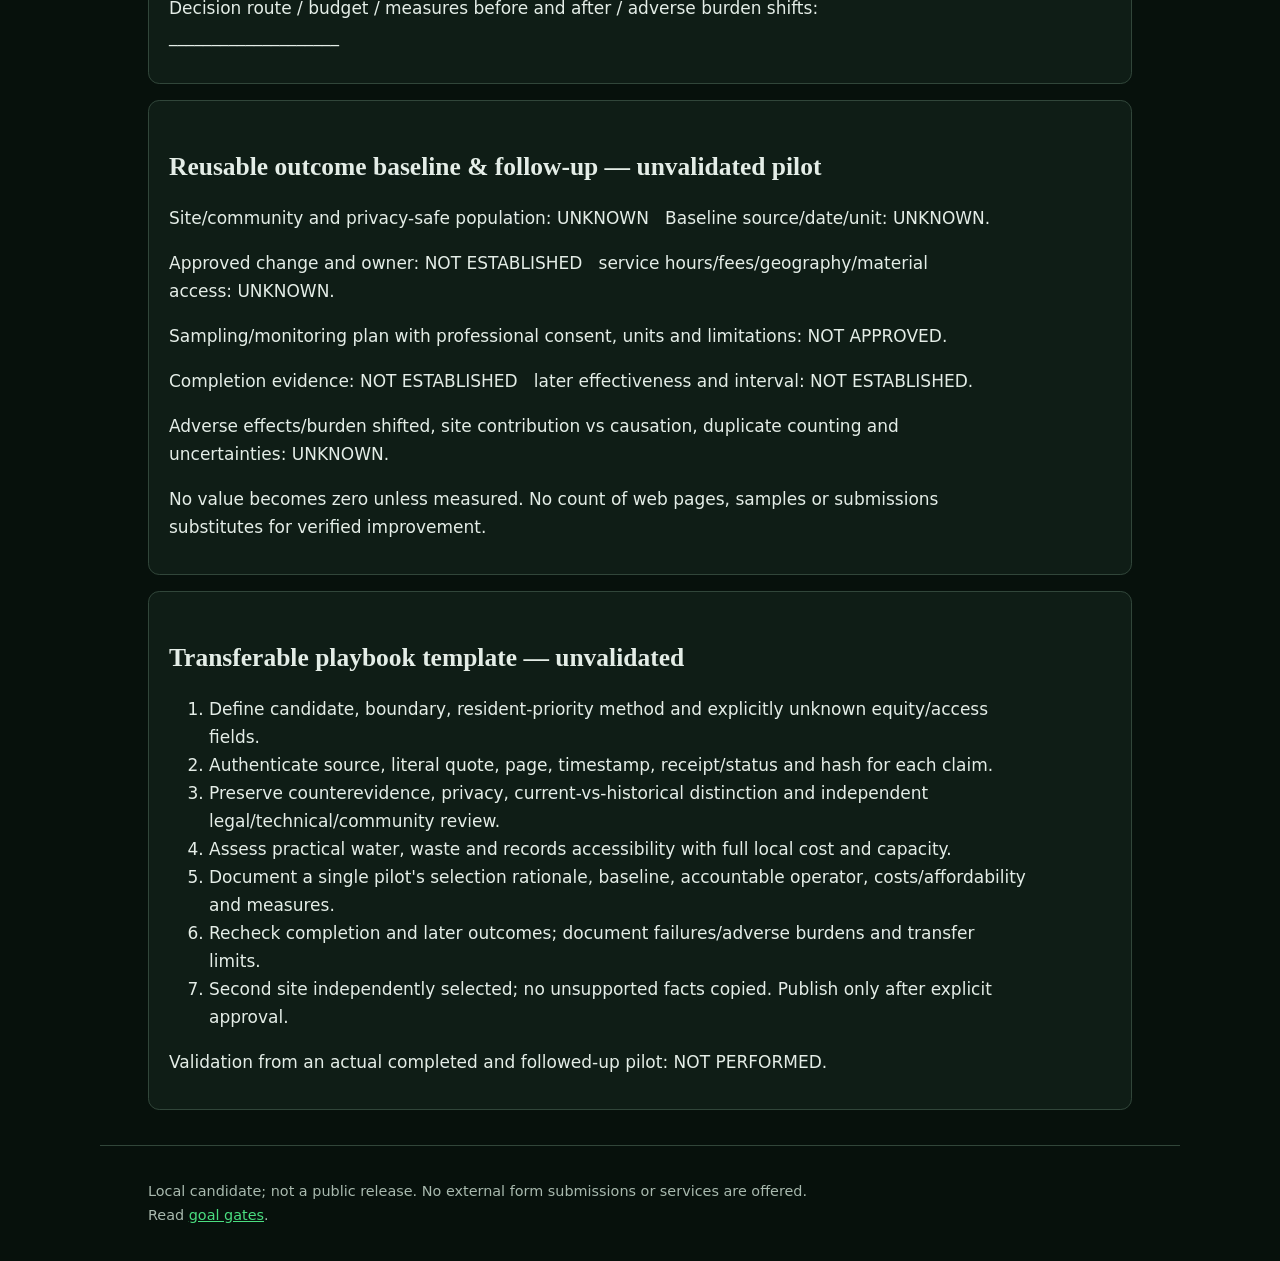
<file: community-resources/templates.html>
<!doctype html><html lang="en"><head><meta charset="utf-8"><meta name="viewport" content="width=device-width,initial-scale=1"><meta name="description" content="Independent, source-limited TN Waste Watch research."><title>Printable offline templates · TN Waste Watch</title><style>:root{--bg:#07110c;--panel:#0f1d16;--ink:#e4ede7;--muted:#a8b9ae;--green:#4ade80;--amber:#fbbf24;--line:#31463a}*{box-sizing:border-box}body{overflow-wrap:anywhere;margin:0;background:var(--bg);color:var(--ink);font:17px/1.65 Inter,system-ui,-apple-system,sans-serif}.wrap{max-width:1080px;margin:auto;padding:1.2rem clamp(1rem,4vw,3rem)}header{border-bottom:1px solid var(--line);background:#0b1710}.brand,a{color:var(--green)}.brand{font-weight:800;text-decoration:none}nav{display:flex;flex-wrap:wrap;gap:.35rem 1rem;margin-top:.6rem}nav a{padding:.25rem 0}.skip{position:absolute;left:-999px}.skip:focus{left:1rem;top:1rem;background:#000;padding:.5rem}a:focus-visible,button:focus-visible{outline:3px solid var(--amber);outline-offset:3px}h1,h2,h3{font-family:Georgia,'Source Serif 4',serif;line-height:1.25}h1{font-size:clamp(2rem,5vw,3.25rem)}h2{margin-top:2.1rem}p,li{max-width:76ch}main{padding:1.2rem 0 4rem}.panel{background:var(--panel);border:1px solid var(--line);border-radius:.7rem;padding:1rem 1.25rem;margin:1rem 0}.badge{max-width:100%;overflow-wrap:anywhere;display:inline-block;border:1px solid var(--amber);color:var(--amber);border-radius:1rem;padding:.05rem .55rem;font-size:.85rem}.unknown{color:var(--amber)}table{border-collapse:collapse;width:100%}th,td{text-align:left;vertical-align:top;padding:.7rem;border-bottom:1px solid var(--line)}code,pre{white-space:pre-wrap;overflow-wrap:anywhere}.wide{overflow-wrap:anywhere}.eyebrow{color:var(--muted);text-transform:uppercase;letter-spacing:.08em}.buttons{display:flex;flex-wrap:wrap;gap:1rem}footer{border-top:1px solid var(--line);color:var(--muted);font-size:.9rem}@media(max-width:650px){body{font-size:16px}table,tbody,tr,td,th{display:block}td{padding:.35rem 0}thead{display:none}}@media print{body{background:white!important;color:#111!important;font-size:11pt}.panel,header{background:white!important;color:#111!important;border-color:#777}.wrap{max-width:100%;padding:.2in}a{color:#111!important;text-decoration:underline;overflow-wrap:anywhere}nav,.skip{display:none!important}h1,h2{break-after:avoid}.panel{break-inside:avoid}.unknown,.eyebrow,footer{color:#333!important}table,td,th{display:table-cell;border-color:#888}thead{display:table-header-group}main{padding:0}.wide{overflow-wrap:anywhere}}</style></head><body><a class="skip" href="#main">Skip to main content</a><header><div class="wrap"><a class="brand" href="/">TN Waste Watch</a><nav aria-label="Main navigation"><a href="/statewide/">Statewide index</a><a href="/community-resources/">Community help</a><a href="/community-resources/templates.html">Print templates</a><a href="/evidence/">Evidence</a><a href="/goals/">Goals</a><a href="/corrections/">Corrections</a><a href="/about/accessibility-privacy.html">Privacy & access</a></nav></div></header><main id="main" class="wrap"><h1>Printable working templates — unfilled and unsent</h1>
<p class="panel">For source-backed disposal, well-testing and assistance choices, use <a href="./">practical visitor resources</a> and the <a href="visitor-drafts.html">editable, copyable unsent drafts</a>. These general templates do not send anything or establish a current provider service.</p><p class="badge">No forms are submitted, saved or sent by this site.</p><p>Use print (Ctrl/Cmd+P) or the browser's Save as PDF. Each field is left blank by design. Confirm the responsible provider/custodian, local requirements and prices before use. Protect household addresses, well coordinates and medical information; do not put government ID on a public page.</p><section class="panel"><h2>Private-well route and referral card</h2><p>Community/county: ____________________ &nbsp; Checked by/date: ____________________</p><p>Provider / route one: ____________________ &nbsp; analytes + certification expiry: ____________________</p><p>Household service accepted? Evidence/date: ____________________ &nbsp; container, holding time, practical pickup/shipping: ____________________</p><p>Total price including sampling, analysis and transport: ____________________ &nbsp; assistance eligibility/capacity/evidence: ____________________</p><p>Qualified interpreter/public-health contact (verify before use): ____________________</p><p>Second feasible route and its full cost/access: ____________________</p><p>If only one route: authorized operator exception + documented barrier/contingency: ____________________</p><p>Record source/receipt/hash/date: ____________________ &nbsp; independent review: ____________________</p><p>Never call a limited panel “water safe”. Follow EPA guidance for changed conditions and flooding; no DIY treatment advice. Keep exact household/well data private.</p></section><section class="panel"><h2>Local difficult-waste/service card</h2><p>Material category (not “all waste”): ____________________ &nbsp; named operator/location: ____________________</p><p>Service area/residency/hours/appointment: ____________________</p><p>Accepted material, exclusions, quantities and source: ____________________</p><p>Full price / waiver / eligibility: ____________________ &nbsp; accessibility, transport, work-hour limits: ____________________</p><p>Lawful destination evidenced: ____________________ &nbsp; source/receipt/check date: ____________________</p><p>Conflicts and resolution: ____________________ &nbsp; independent review: ____________________</p><p>Don't load unknown wastes or travel on an unverified event listing. Keep household vs farm/business categories separate.</p></section><section class="panel"><h2>Records request draft — do not send</h2><p>To: [custodian verified through the entity's current records policy]</p><p>For [county/agency] and [defined period], I request to [inspect / receive copies of] the following specific existing records: [name actual records, not an open-ended request to compile facts].</p><ul><li>Adopted regional solid-waste plan and dated revisions;</li><li>Collection/convenience-center locations, schedules and fee policies;</li><li>Relevant contracts, inspections and complaint dispositions;</li><li>Relevant appropriations or service staffing records.</li></ul><p>Please identify the current policy, any estimate before authorized cost, any withheld record and specific basis. I will verify applicable residency/identification requirements and fees before submission. Do not exceed my approved copy/delivery amount of: $________.</p><p>Verified custodian/policy/source: ____________________ &nbsp; Exact approved final draft: ____________________</p><p>Tracking (only after separate approval to send): date / acknowledgement / statutory response or access / fees / withheld items / delivery / follow-up. No seven-day delivery promise.</p></section><section class="panel"><h2>Environmental concern draft — do not send</h2><p>To [verified authority]: privately record observed facts, dates, lawful observation location and description. No diagnosis, attribution or accusation. Private location: [keep offline and do not publish]. Photos only with consent and privacy screening.</p><p>Ask the authority to identify jurisdiction, reference number, investigation/disposition process and follow-up. Never trespass or handle unknown materials. A complaint receipt is not inspection or remedy.</p></section><section class="panel"><h2>Proposed service improvement — not an entitlement</h2><p>Evidence-backed access gap (cost/distance/hours/material/mobility): ____________________</p><p>Current services/duties, separate sources and local legal review: ____________________</p><p>Proposed change and aggregate service area: ____________________ &nbsp; verified responsible authority: ____________________</p><p>Recurring cost/funding, low-income protection and lawful destination: ____________________</p><p>Decision route / budget / measures before and after / adverse burden shifts: ____________________</p></section><section class="panel"><h2>Reusable outcome baseline & follow-up — unvalidated pilot</h2><p>Site/community and privacy-safe population: UNKNOWN &nbsp; Baseline source/date/unit: UNKNOWN.</p><p>Approved change and owner: NOT ESTABLISHED &nbsp; service hours/fees/geography/material access: UNKNOWN.</p><p>Sampling/monitoring plan with professional consent, units and limitations: NOT APPROVED.</p><p>Completion evidence: NOT ESTABLISHED &nbsp; later effectiveness and interval: NOT ESTABLISHED.</p><p>Adverse effects/burden shifted, site contribution vs causation, duplicate counting and uncertainties: UNKNOWN.</p><p>No value becomes zero unless measured. No count of web pages, samples or submissions substitutes for verified improvement.</p></section><section class="panel"><h2>Transferable playbook template — unvalidated</h2><ol><li>Define candidate, boundary, resident-priority method and explicitly unknown equity/access fields.</li><li>Authenticate source, literal quote, page, timestamp, receipt/status and hash for each claim.</li><li>Preserve counterevidence, privacy, current-vs-historical distinction and independent legal/technical/community review.</li><li>Assess practical water, waste and records accessibility with full local cost and capacity.</li><li>Document a single pilot's selection rationale, baseline, accountable operator, costs/affordability and measures.</li><li>Recheck completion and later outcomes; document failures/adverse burdens and transfer limits.</li><li>Second site independently selected; no unsupported facts copied. Publish only after explicit approval.</li></ol><p>Validation from an actual completed and followed-up pilot: NOT PERFORMED.</p></section></main><footer class="wrap"><p>Local candidate; not a public release. No external form submissions or services are offered. Read <a href="/goals/">goal gates</a>.</p></footer></body></html>
</file>
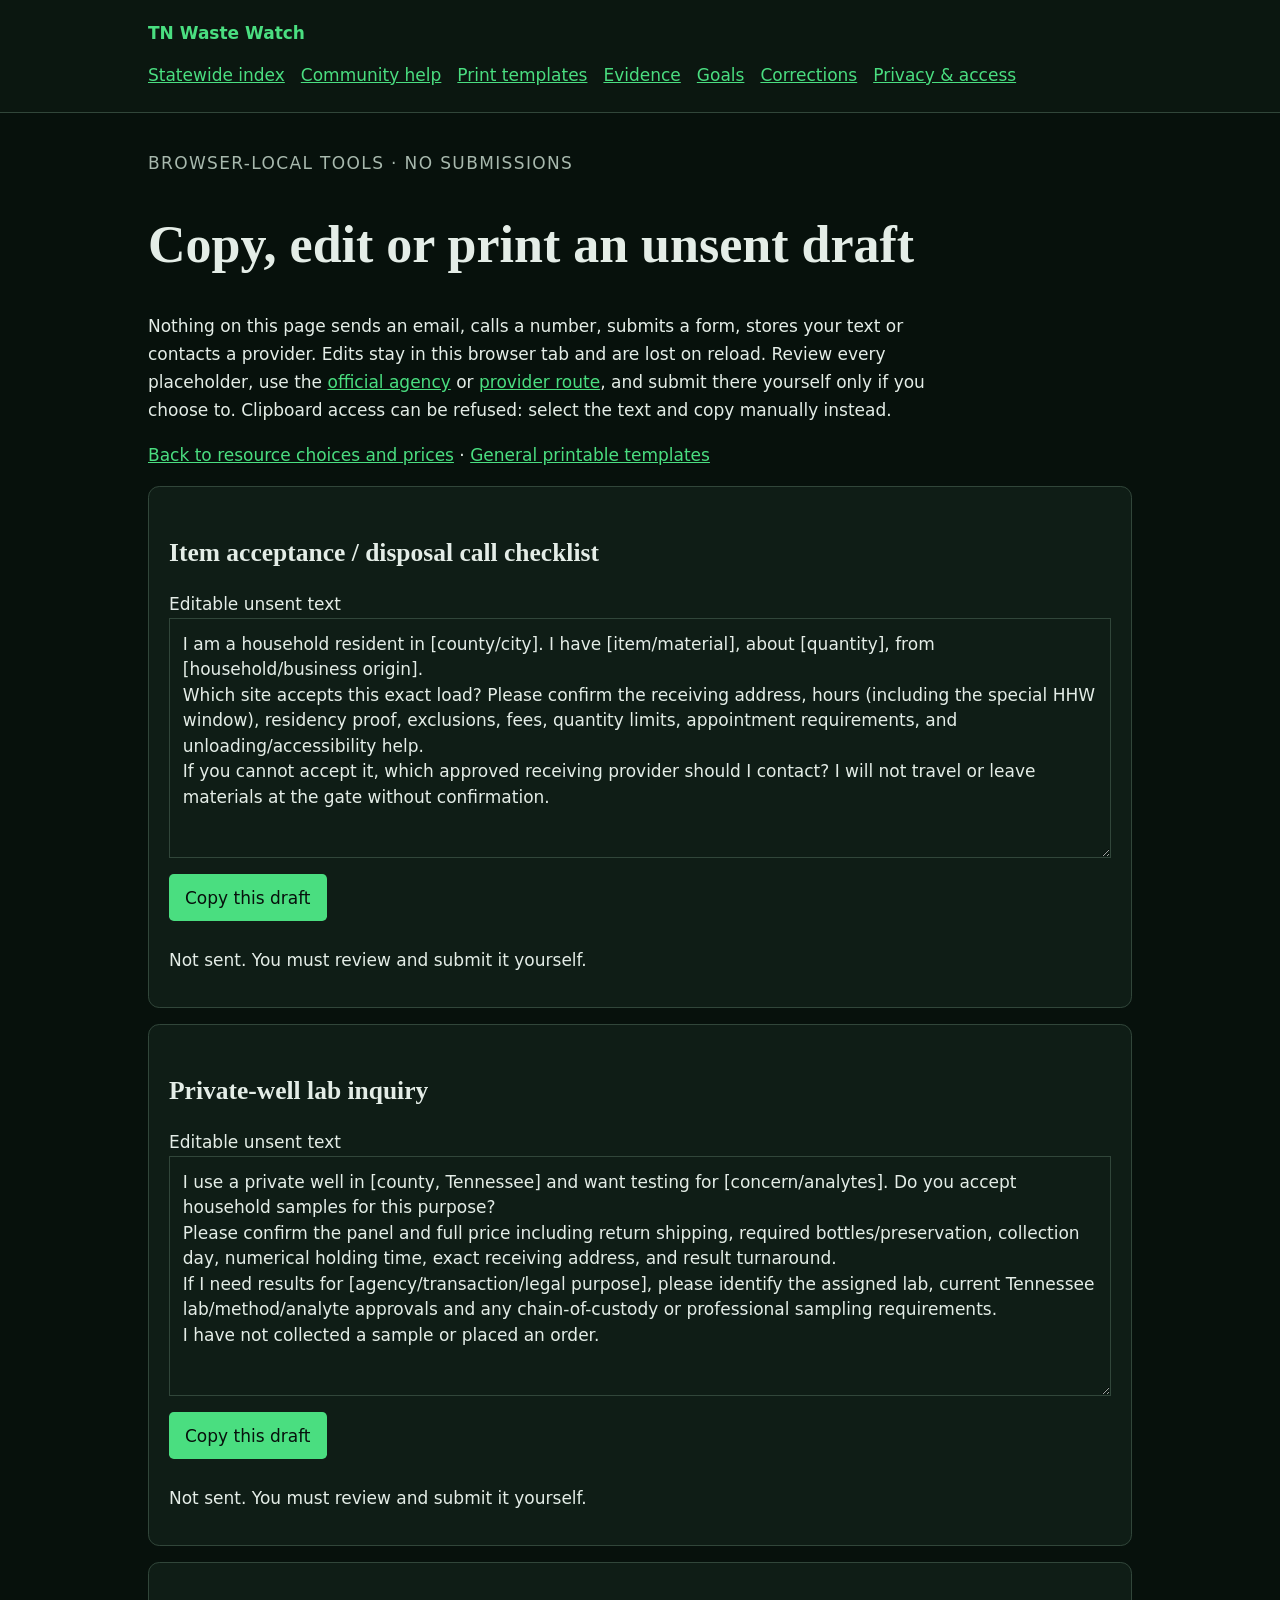
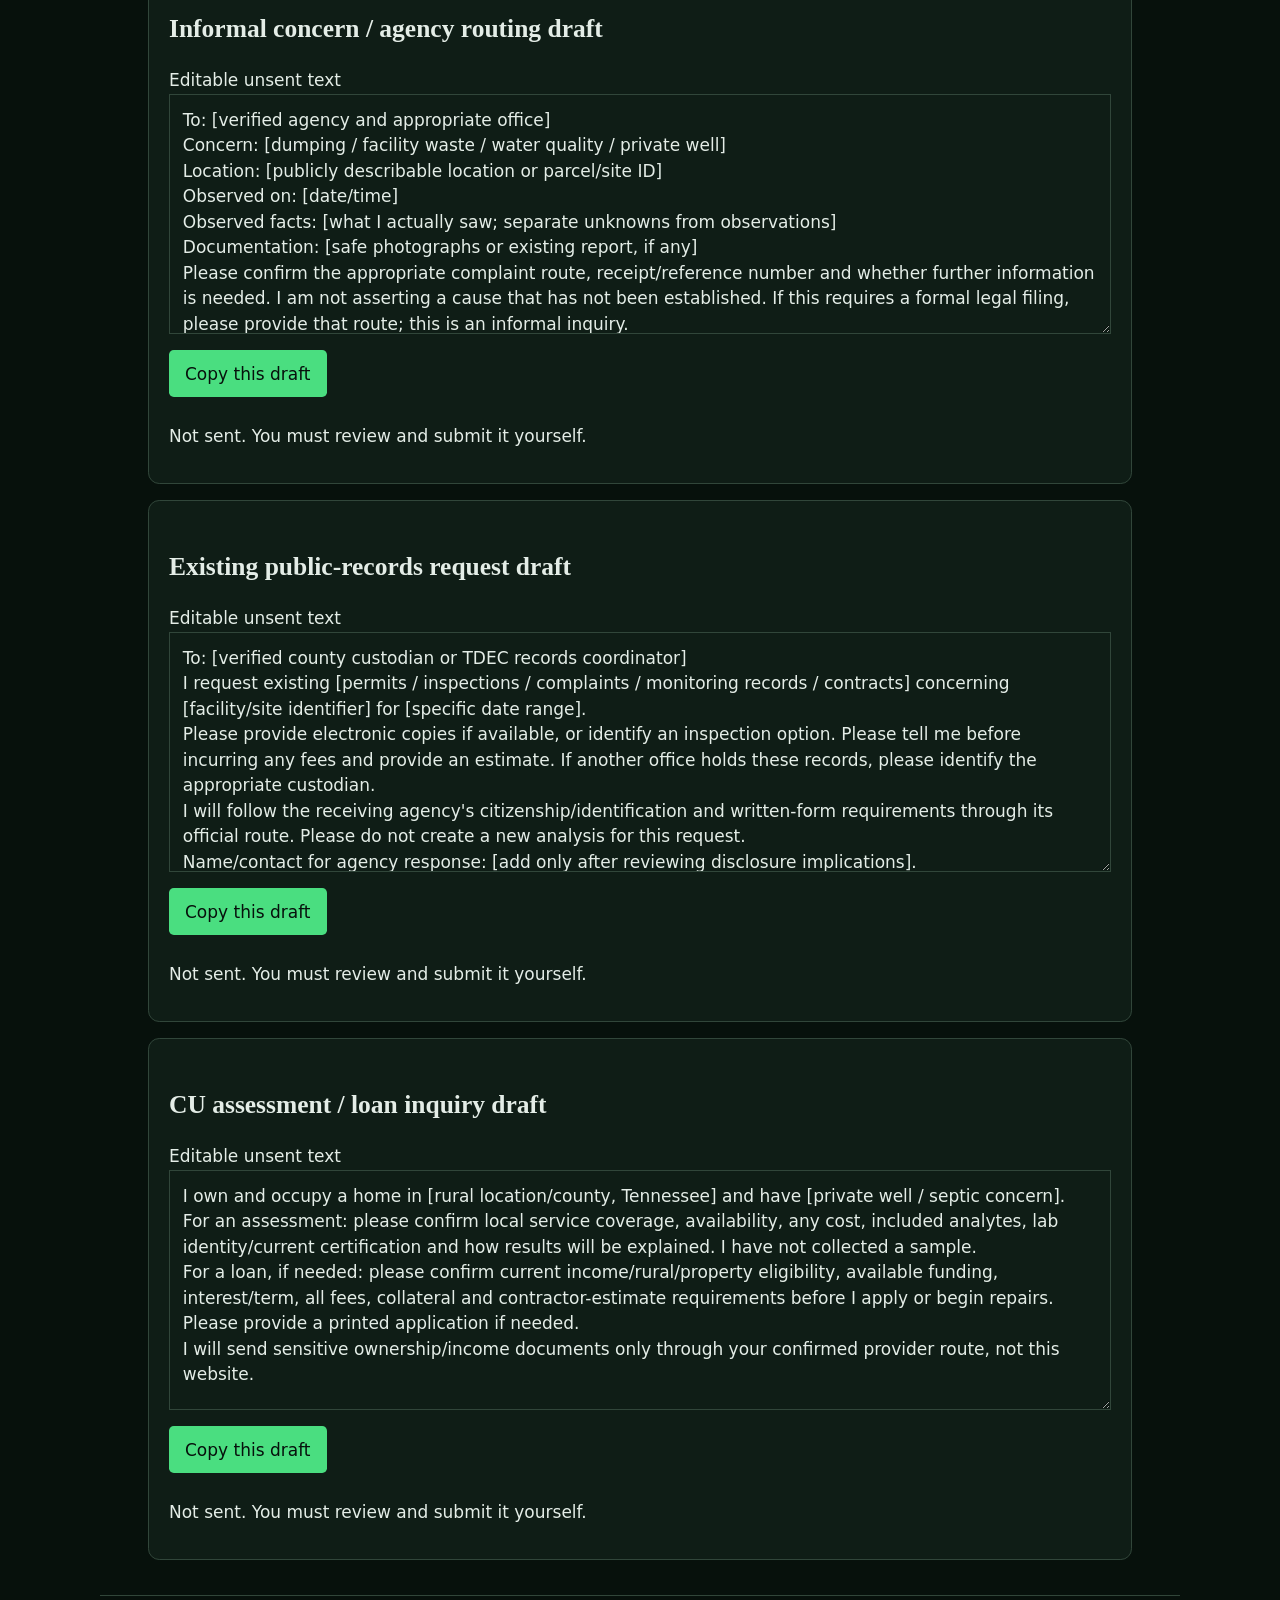
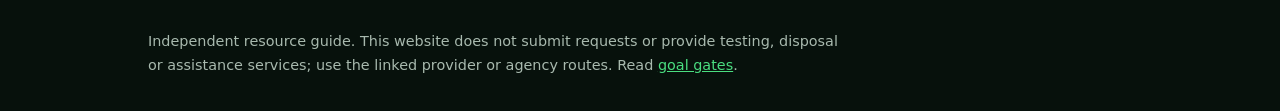
<file: community-resources/visitor-drafts.html>
<!doctype html><html lang="en"><head><meta charset="utf-8"><meta name="viewport" content="width=device-width,initial-scale=1"><meta name="description" content="Independent, source-limited TN Waste Watch research."><title>Unsent visitor drafts · TN Waste Watch</title><style>:root{--bg:#07110c;--panel:#0f1d16;--ink:#e4ede7;--muted:#a8b9ae;--green:#4ade80;--amber:#fbbf24;--line:#31463a}*{box-sizing:border-box}body{overflow-wrap:anywhere;margin:0;background:var(--bg);color:var(--ink);font:17px/1.65 Inter,system-ui,-apple-system,sans-serif}.wrap{max-width:1080px;margin:auto;padding:1.2rem clamp(1rem,4vw,3rem)}header{border-bottom:1px solid var(--line);background:#0b1710}.brand,a{color:var(--green)}.brand{font-weight:800;text-decoration:none}nav{display:flex;flex-wrap:wrap;gap:.35rem 1rem;margin-top:.6rem}nav a{padding:.25rem 0}.skip{position:absolute;left:-999px}.skip:focus{left:1rem;top:1rem;background:#000;padding:.5rem}a:focus-visible,button:focus-visible{outline:3px solid var(--amber);outline-offset:3px}h1,h2,h3{font-family:Georgia,'Source Serif 4',serif;line-height:1.25}h1{font-size:clamp(2rem,5vw,3.25rem)}h2{margin-top:2.1rem}p,li{max-width:76ch}main{padding:1.2rem 0 4rem}.panel{background:var(--panel);border:1px solid var(--line);border-radius:.7rem;padding:1rem 1.25rem;margin:1rem 0}.badge{max-width:100%;overflow-wrap:anywhere;display:inline-block;border:1px solid var(--amber);color:var(--amber);border-radius:1rem;padding:.05rem .55rem;font-size:.85rem}.unknown{color:var(--amber)}table{border-collapse:collapse;width:100%}th,td{text-align:left;vertical-align:top;padding:.7rem;border-bottom:1px solid var(--line)}code,pre{white-space:pre-wrap;overflow-wrap:anywhere}.wide{overflow-wrap:anywhere}.eyebrow{color:var(--muted);text-transform:uppercase;letter-spacing:.08em}.buttons{display:flex;flex-wrap:wrap;gap:1rem}footer{border-top:1px solid var(--line);color:var(--muted);font-size:.9rem}@media(max-width:650px){body{font-size:16px}table,tbody,tr,td,th{display:block}td{padding:.35rem 0}thead{display:none}}@media print{body{background:white!important;color:#111!important;font-size:11pt}.panel,header{background:white!important;color:#111!important;border-color:#777}.wrap{max-width:100%;padding:.2in}a{color:#111!important;text-decoration:underline;overflow-wrap:anywhere}nav,.skip{display:none!important}h1,h2{break-after:avoid}.panel{break-inside:avoid}.unknown,.eyebrow,footer{color:#333!important}table,td,th{display:table-cell;border-color:#888}thead{display:table-header-group}main{padding:0}.wide{overflow-wrap:anywhere}}</style><style>
.resource {scroll-margin-top:1rem}
.resource .actions {display:flex;flex-wrap:wrap;gap:.7rem 1.2rem}
small,.muted {color:var(--muted)}
textarea {width:100%;min-height:15rem;padding:.8rem;background:var(--panel);color:var(--ink);border:1px solid var(--line);font:inherit;line-height:1.5}
textarea:focus-visible {outline:3px solid var(--amber);outline-offset:3px}
button {padding:.6rem 1rem;margin:.5rem 0;background:var(--green);color:#07110c;border:0;border-radius:.3rem;font:inherit;cursor:pointer}
.print-draft {display:none}
@media print {textarea {display:block;height:48em;overflow:visible;color:#000;background:#fff;border:0}.print-draft {display:none}button {display:none}html.enhanced-drafts textarea,html.enhanced-drafts label {display:none}html.enhanced-drafts .print-draft {display:block;color:#000}}
</style>
</head>
<body><a class="skip" href="#main">Skip to main content</a><header><div class="wrap"><a class="brand" href="/">TN Waste Watch</a><nav aria-label="Main navigation"><a href="/statewide/">Statewide index</a><a href="/community-resources/">Community help</a><a href="/community-resources/templates.html">Print templates</a><a href="/evidence/">Evidence</a><a href="/goals/">Goals</a><a href="/corrections/">Corrections</a><a href="/about/accessibility-privacy.html">Privacy & access</a></nav></div></header>
<main id="main" class="wrap">
<p class="eyebrow">Browser-local tools · no submissions</p>
<h1>Copy, edit or print an unsent draft</h1>
<p>Nothing on this page sends an email, calls a number, submits a form, stores your text or contacts a provider. Edits stay in this browser tab and are lost on reload. Review every placeholder, use the <a href="./#reporting">official agency</a> or <a href="./#well-testing">provider route</a>, and submit there yourself only if you choose to. Clipboard access can be refused: select the text and copy manually instead.</p>
<p><a href="./">Back to resource choices and prices</a> · <a href="templates.html">General printable templates</a></p>
<section class="panel resource" id="disposal-draft">
<h2>Item acceptance / disposal call checklist</h2>
<label for="disposal-draft-text">Editable unsent text</label>
<textarea id="disposal-draft-text" spellcheck="false">I am a household resident in [county/city]. I have [item/material], about [quantity], from [household/business origin].
Which site accepts this exact load? Please confirm the receiving address, hours (including the special HHW window), residency proof, exclusions, fees, quantity limits, appointment requirements, and unloading/accessibility help.
If you cannot accept it, which approved receiving provider should I contact? I will not travel or leave materials at the gate without confirmation.</textarea>
<pre class="print-draft">I am a household resident in [county/city]. I have [item/material], about [quantity], from [household/business origin].
Which site accepts this exact load? Please confirm the receiving address, hours (including the special HHW window), residency proof, exclusions, fees, quantity limits, appointment requirements, and unloading/accessibility help.
If you cannot accept it, which approved receiving provider should I contact? I will not travel or leave materials at the gate without confirmation.</pre>
<button type="button" data-copy="disposal-draft-text" hidden>Copy this draft</button>
<p id="disposal-draft-status" role="status" aria-live="polite">Not sent. You must review and submit it yourself.</p>
</section>
<section class="panel resource" id="lab-draft">
<h2>Private-well lab inquiry</h2>
<label for="lab-draft-text">Editable unsent text</label>
<textarea id="lab-draft-text" spellcheck="false">I use a private well in [county, Tennessee] and want testing for [concern/analytes]. Do you accept household samples for this purpose?
Please confirm the panel and full price including return shipping, required bottles/preservation, collection day, numerical holding time, exact receiving address, and result turnaround.
If I need results for [agency/transaction/legal purpose], please identify the assigned lab, current Tennessee lab/method/analyte approvals and any chain-of-custody or professional sampling requirements.
I have not collected a sample or placed an order.</textarea>
<pre class="print-draft">I use a private well in [county, Tennessee] and want testing for [concern/analytes]. Do you accept household samples for this purpose?
Please confirm the panel and full price including return shipping, required bottles/preservation, collection day, numerical holding time, exact receiving address, and result turnaround.
If I need results for [agency/transaction/legal purpose], please identify the assigned lab, current Tennessee lab/method/analyte approvals and any chain-of-custody or professional sampling requirements.
I have not collected a sample or placed an order.</pre>
<button type="button" data-copy="lab-draft-text" hidden>Copy this draft</button>
<p id="lab-draft-status" role="status" aria-live="polite">Not sent. You must review and submit it yourself.</p>
</section>
<section class="panel resource" id="complaint-draft">
<h2>Informal concern / agency routing draft</h2>
<label for="complaint-draft-text">Editable unsent text</label>
<textarea id="complaint-draft-text" spellcheck="false">To: [verified agency and appropriate office]
Concern: [dumping / facility waste / water quality / private well]
Location: [publicly describable location or parcel/site ID]
Observed on: [date/time]
Observed facts: [what I actually saw; separate unknowns from observations]
Documentation: [safe photographs or existing report, if any]
Please confirm the appropriate complaint route, receipt/reference number and whether further information is needed. I am not asserting a cause that has not been established. If this requires a formal legal filing, please provide that route; this is an informal inquiry.
I understand written complaints and my name may become public records. [Review and remove unnecessary personal/medical information.]</textarea>
<pre class="print-draft">To: [verified agency and appropriate office]
Concern: [dumping / facility waste / water quality / private well]
Location: [publicly describable location or parcel/site ID]
Observed on: [date/time]
Observed facts: [what I actually saw; separate unknowns from observations]
Documentation: [safe photographs or existing report, if any]
Please confirm the appropriate complaint route, receipt/reference number and whether further information is needed. I am not asserting a cause that has not been established. If this requires a formal legal filing, please provide that route; this is an informal inquiry.
I understand written complaints and my name may become public records. [Review and remove unnecessary personal/medical information.]</pre>
<button type="button" data-copy="complaint-draft-text" hidden>Copy this draft</button>
<p id="complaint-draft-status" role="status" aria-live="polite">Not sent. You must review and submit it yourself.</p>
</section>
<section class="panel resource" id="records-draft">
<h2>Existing public-records request draft</h2>
<label for="records-draft-text">Editable unsent text</label>
<textarea id="records-draft-text" spellcheck="false">To: [verified county custodian or TDEC records coordinator]
I request existing [permits / inspections / complaints / monitoring records / contracts] concerning [facility/site identifier] for [specific date range].
Please provide electronic copies if available, or identify an inspection option. Please tell me before incurring any fees and provide an estimate. If another office holds these records, please identify the appropriate custodian.
I will follow the receiving agency&#x27;s citizenship/identification and written-form requirements through its official route. Please do not create a new analysis for this request.
Name/contact for agency response: [add only after reviewing disclosure implications].</textarea>
<pre class="print-draft">To: [verified county custodian or TDEC records coordinator]
I request existing [permits / inspections / complaints / monitoring records / contracts] concerning [facility/site identifier] for [specific date range].
Please provide electronic copies if available, or identify an inspection option. Please tell me before incurring any fees and provide an estimate. If another office holds these records, please identify the appropriate custodian.
I will follow the receiving agency&#x27;s citizenship/identification and written-form requirements through its official route. Please do not create a new analysis for this request.
Name/contact for agency response: [add only after reviewing disclosure implications].</pre>
<button type="button" data-copy="records-draft-text" hidden>Copy this draft</button>
<p id="records-draft-status" role="status" aria-live="polite">Not sent. You must review and submit it yourself.</p>
</section>
<section class="panel resource" id="assistance-draft">
<h2>CU assessment / loan inquiry draft</h2>
<label for="assistance-draft-text">Editable unsent text</label>
<textarea id="assistance-draft-text" spellcheck="false">I own and occupy a home in [rural location/county, Tennessee] and have [private well / septic concern].
For an assessment: please confirm local service coverage, availability, any cost, included analytes, lab identity/current certification and how results will be explained. I have not collected a sample.
For a loan, if needed: please confirm current income/rural/property eligibility, available funding, interest/term, all fees, collateral and contractor-estimate requirements before I apply or begin repairs. Please provide a printed application if needed.
I will send sensitive ownership/income documents only through your confirmed provider route, not this website.</textarea>
<pre class="print-draft">I own and occupy a home in [rural location/county, Tennessee] and have [private well / septic concern].
For an assessment: please confirm local service coverage, availability, any cost, included analytes, lab identity/current certification and how results will be explained. I have not collected a sample.
For a loan, if needed: please confirm current income/rural/property eligibility, available funding, interest/term, all fees, collateral and contractor-estimate requirements before I apply or begin repairs. Please provide a printed application if needed.
I will send sensitive ownership/income documents only through your confirmed provider route, not this website.</pre>
<button type="button" data-copy="assistance-draft-text" hidden>Copy this draft</button>
<p id="assistance-draft-status" role="status" aria-live="polite">Not sent. You must review and submit it yourself.</p>
</section>
</main>
<footer class="wrap"><p>Independent resource guide. This website does not submit requests or provide testing, disposal or assistance services; use the linked provider or agency routes. Read <a href="/goals/">goal gates</a>.</p></footer>
<script>
document.documentElement.classList.add('enhanced-drafts');
for (const text of document.querySelectorAll('textarea')) {
  text.addEventListener('input', () => { text.nextElementSibling.textContent = text.value; });
}
for (const button of document.querySelectorAll('[data-copy]')) {
  button.hidden = false;
  button.addEventListener('click', async () => {
    const text = document.getElementById(button.dataset.copy);
    const status = document.getElementById(button.dataset.copy.replace('-text', '-status'));
    try {
      await navigator.clipboard.writeText(text.value);
      status.textContent = 'Copied locally. Nothing sent. Review and submit through the official route yourself.';
    } catch {
      text.focus();
      text.select();
      status.textContent = 'Clipboard access unavailable. Text selected: use your device’s Copy command. Nothing sent.';
    }
  });
}
</script>
</body>
</html>
</file>
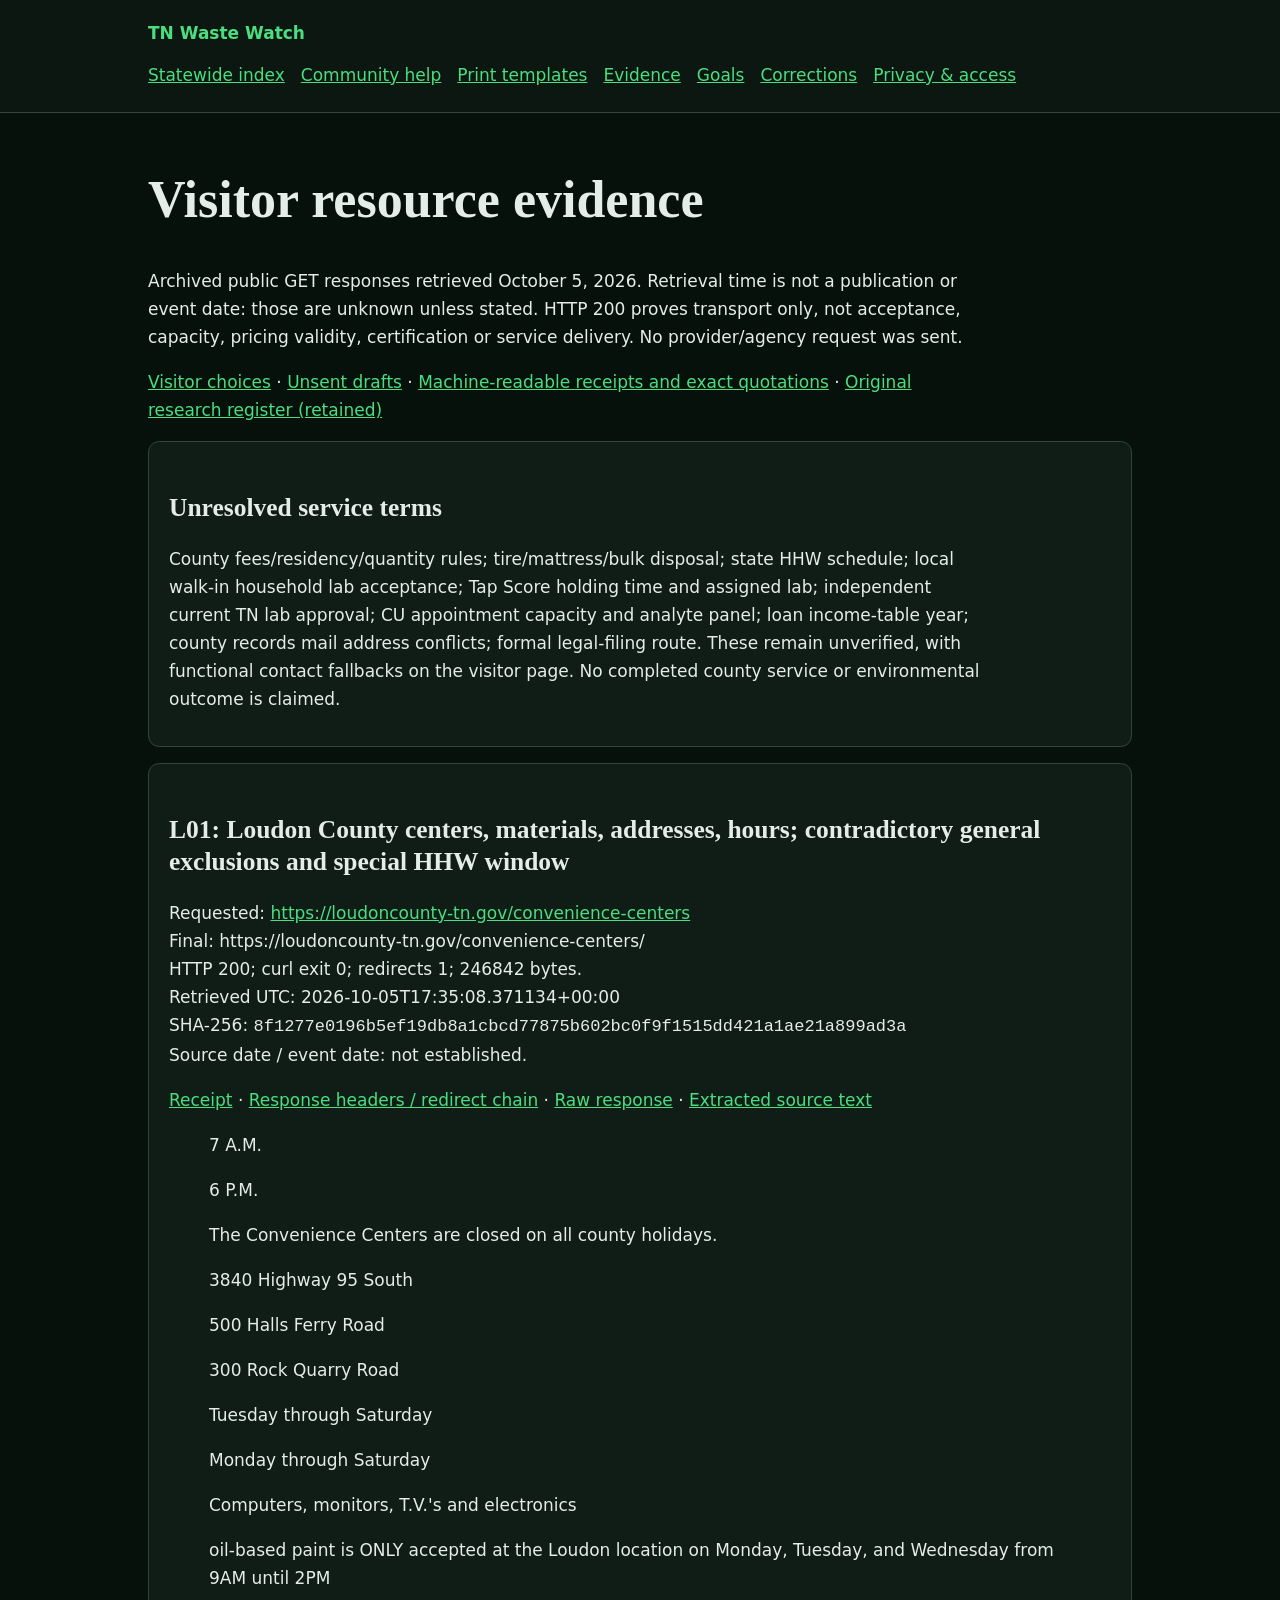
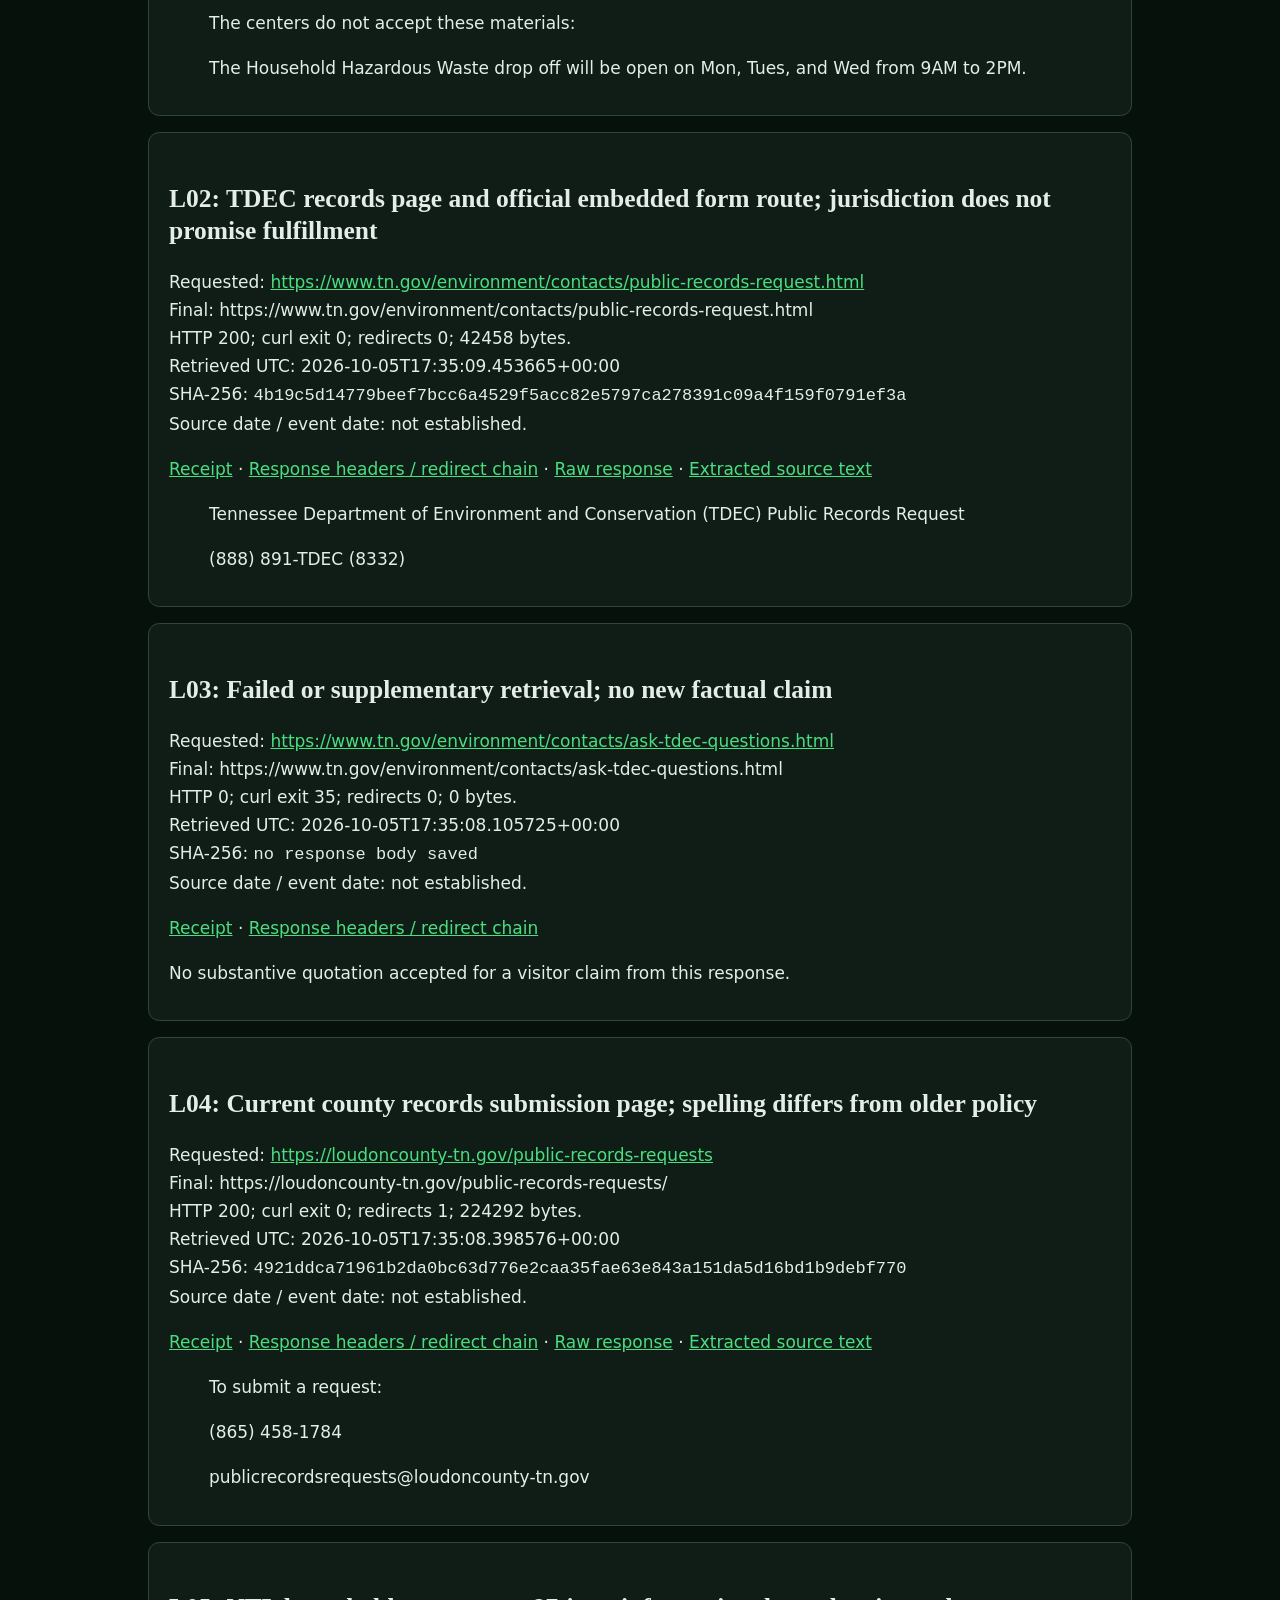
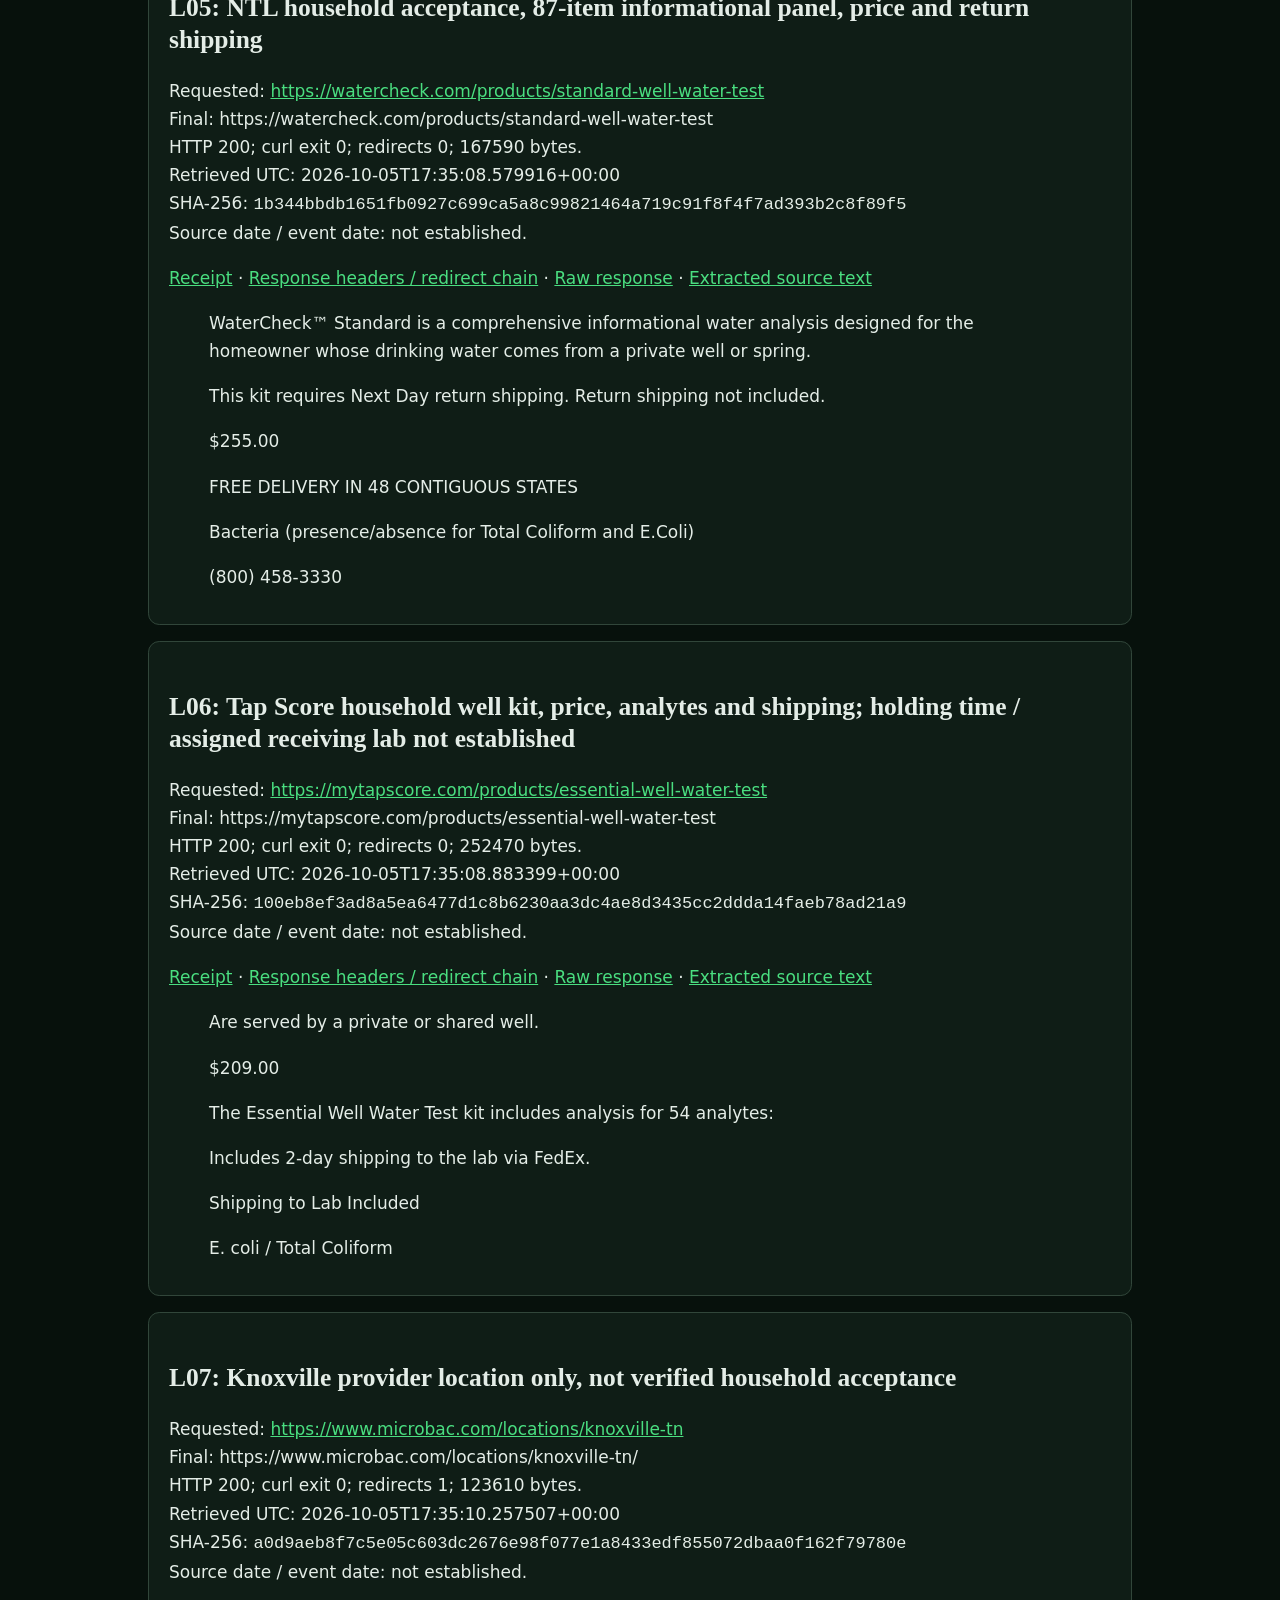
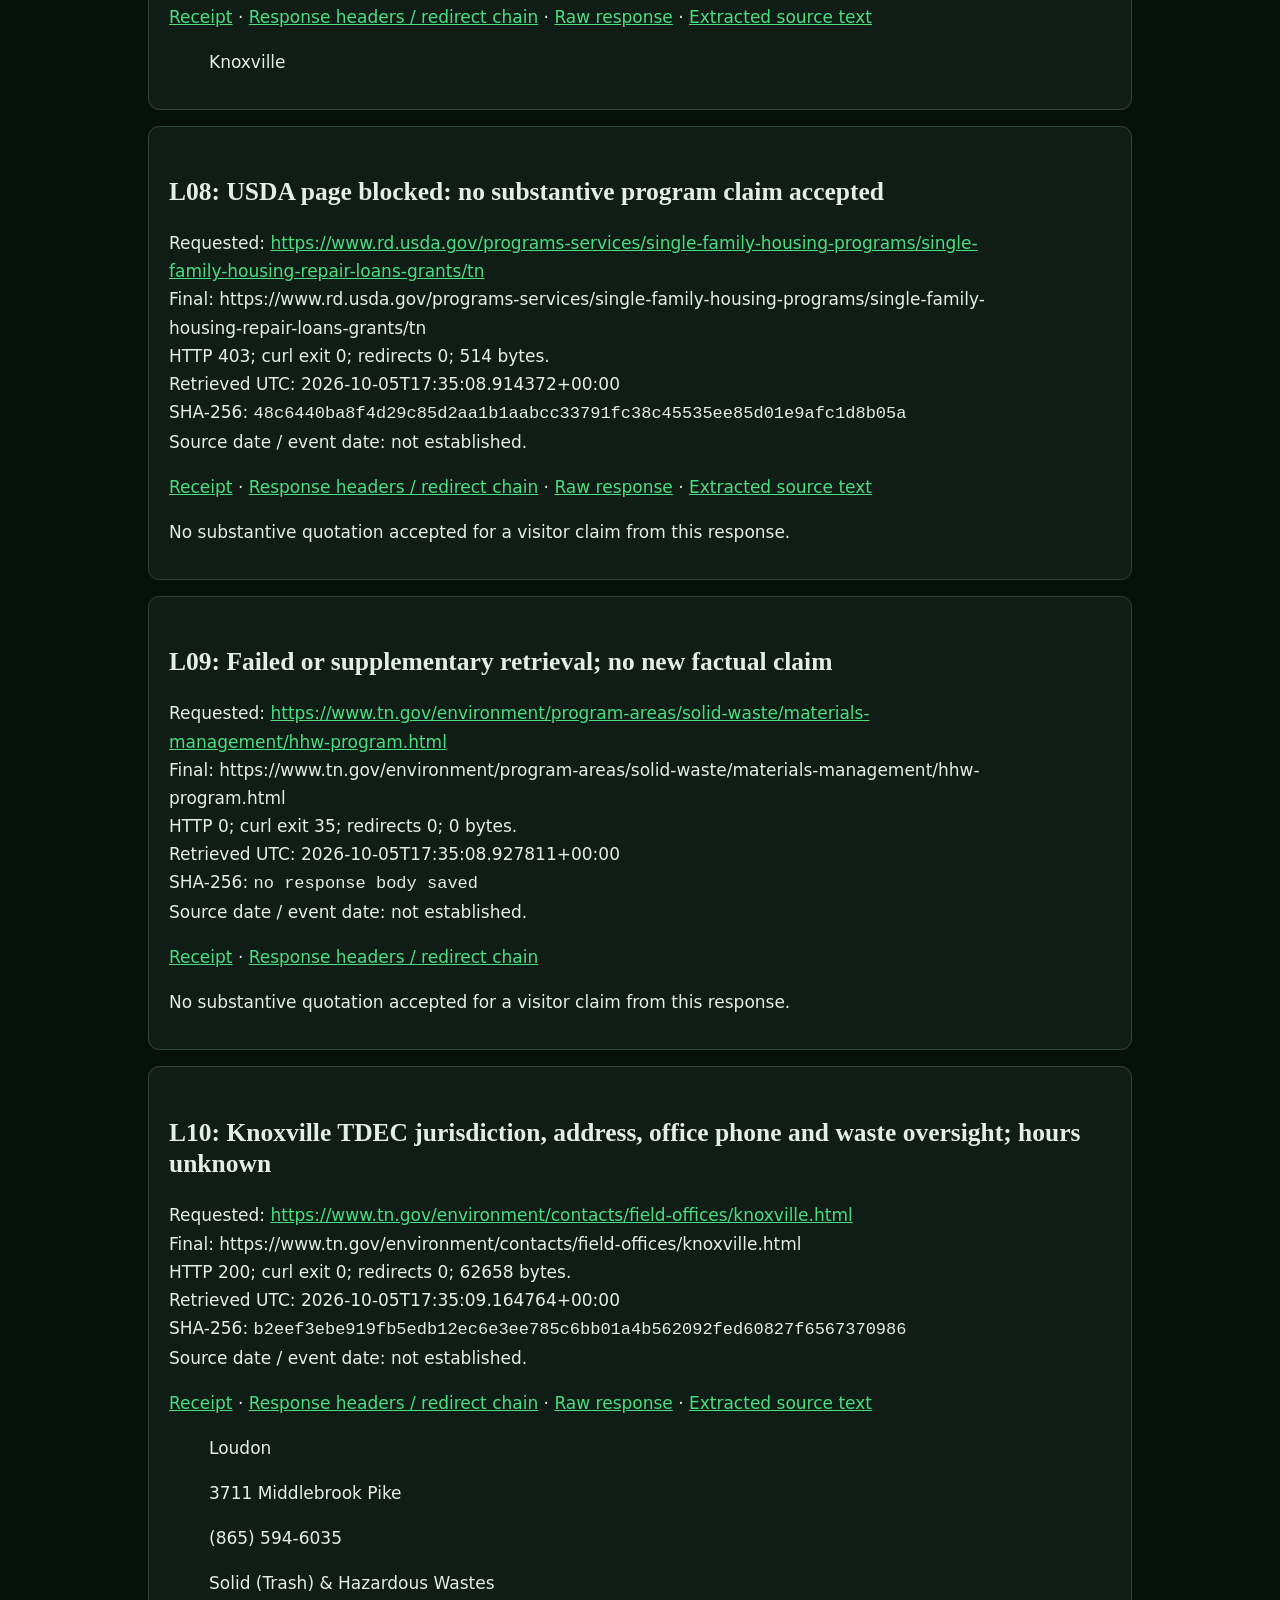
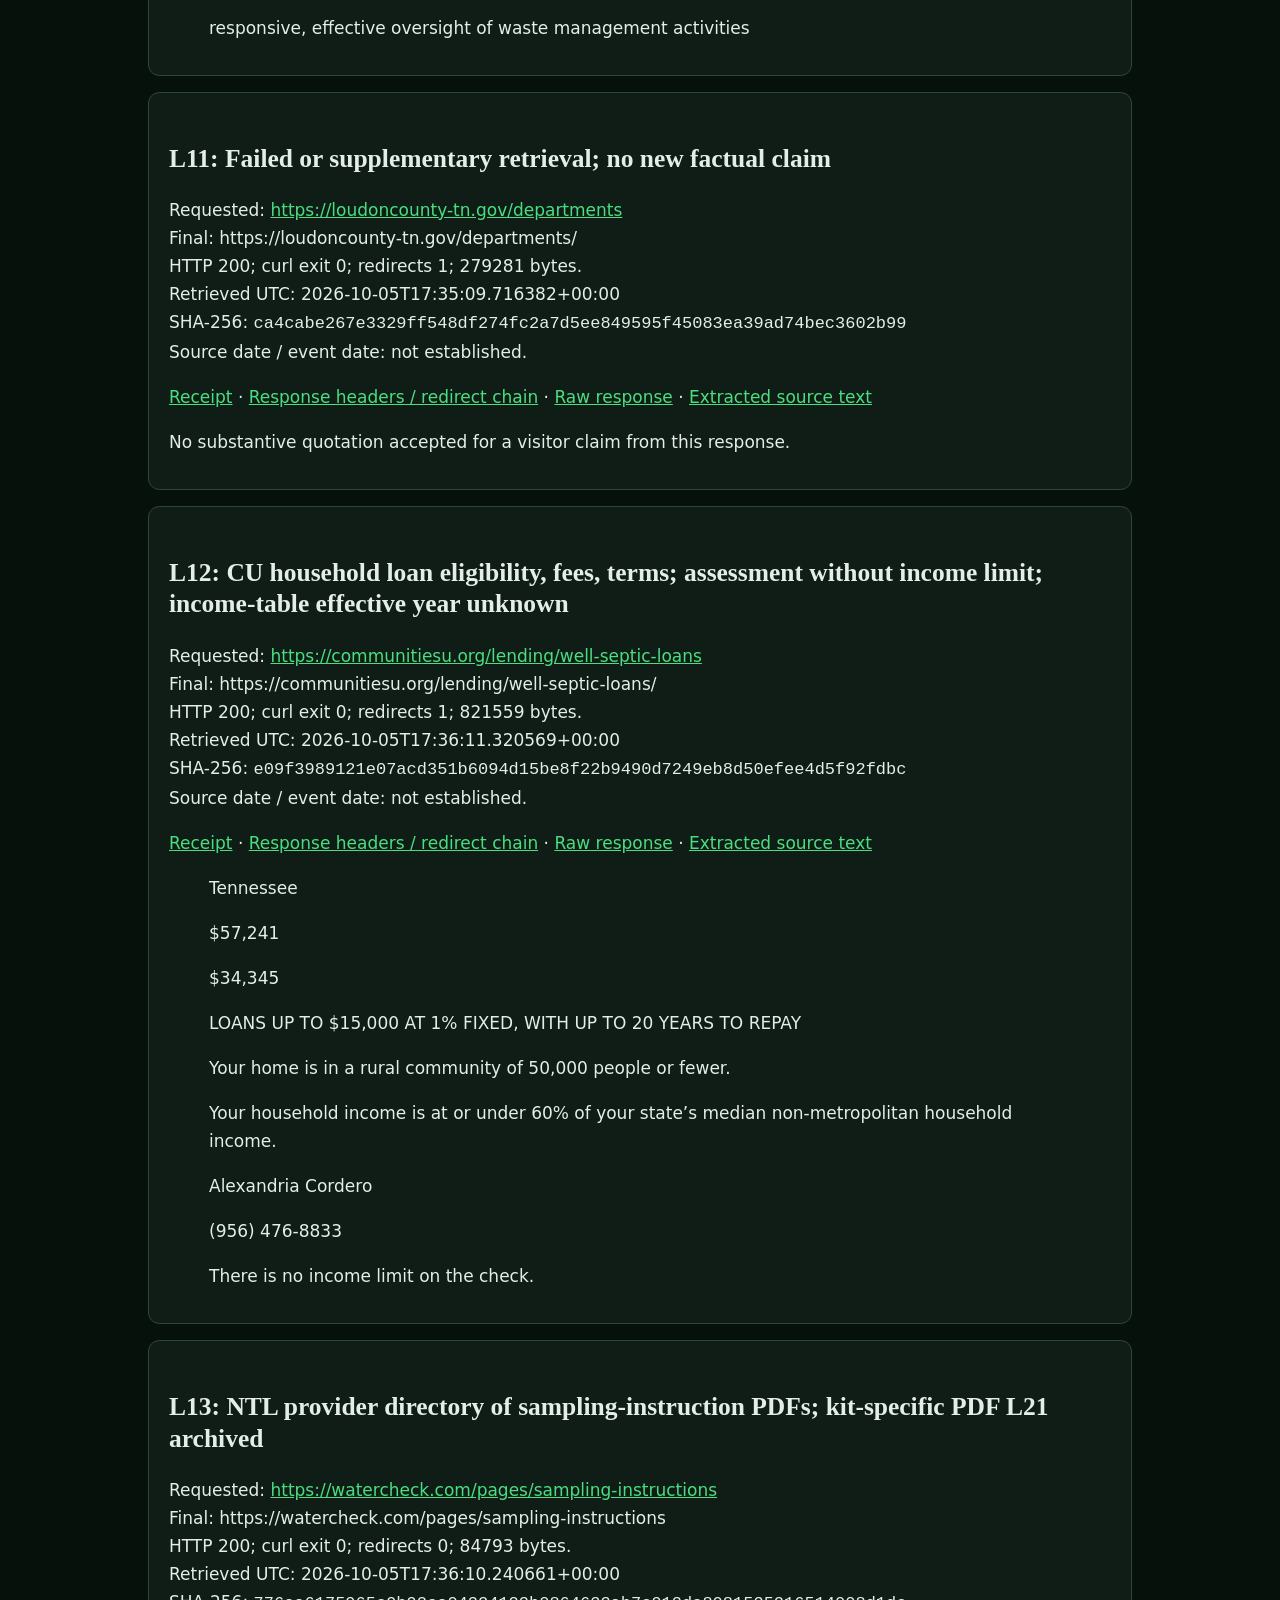
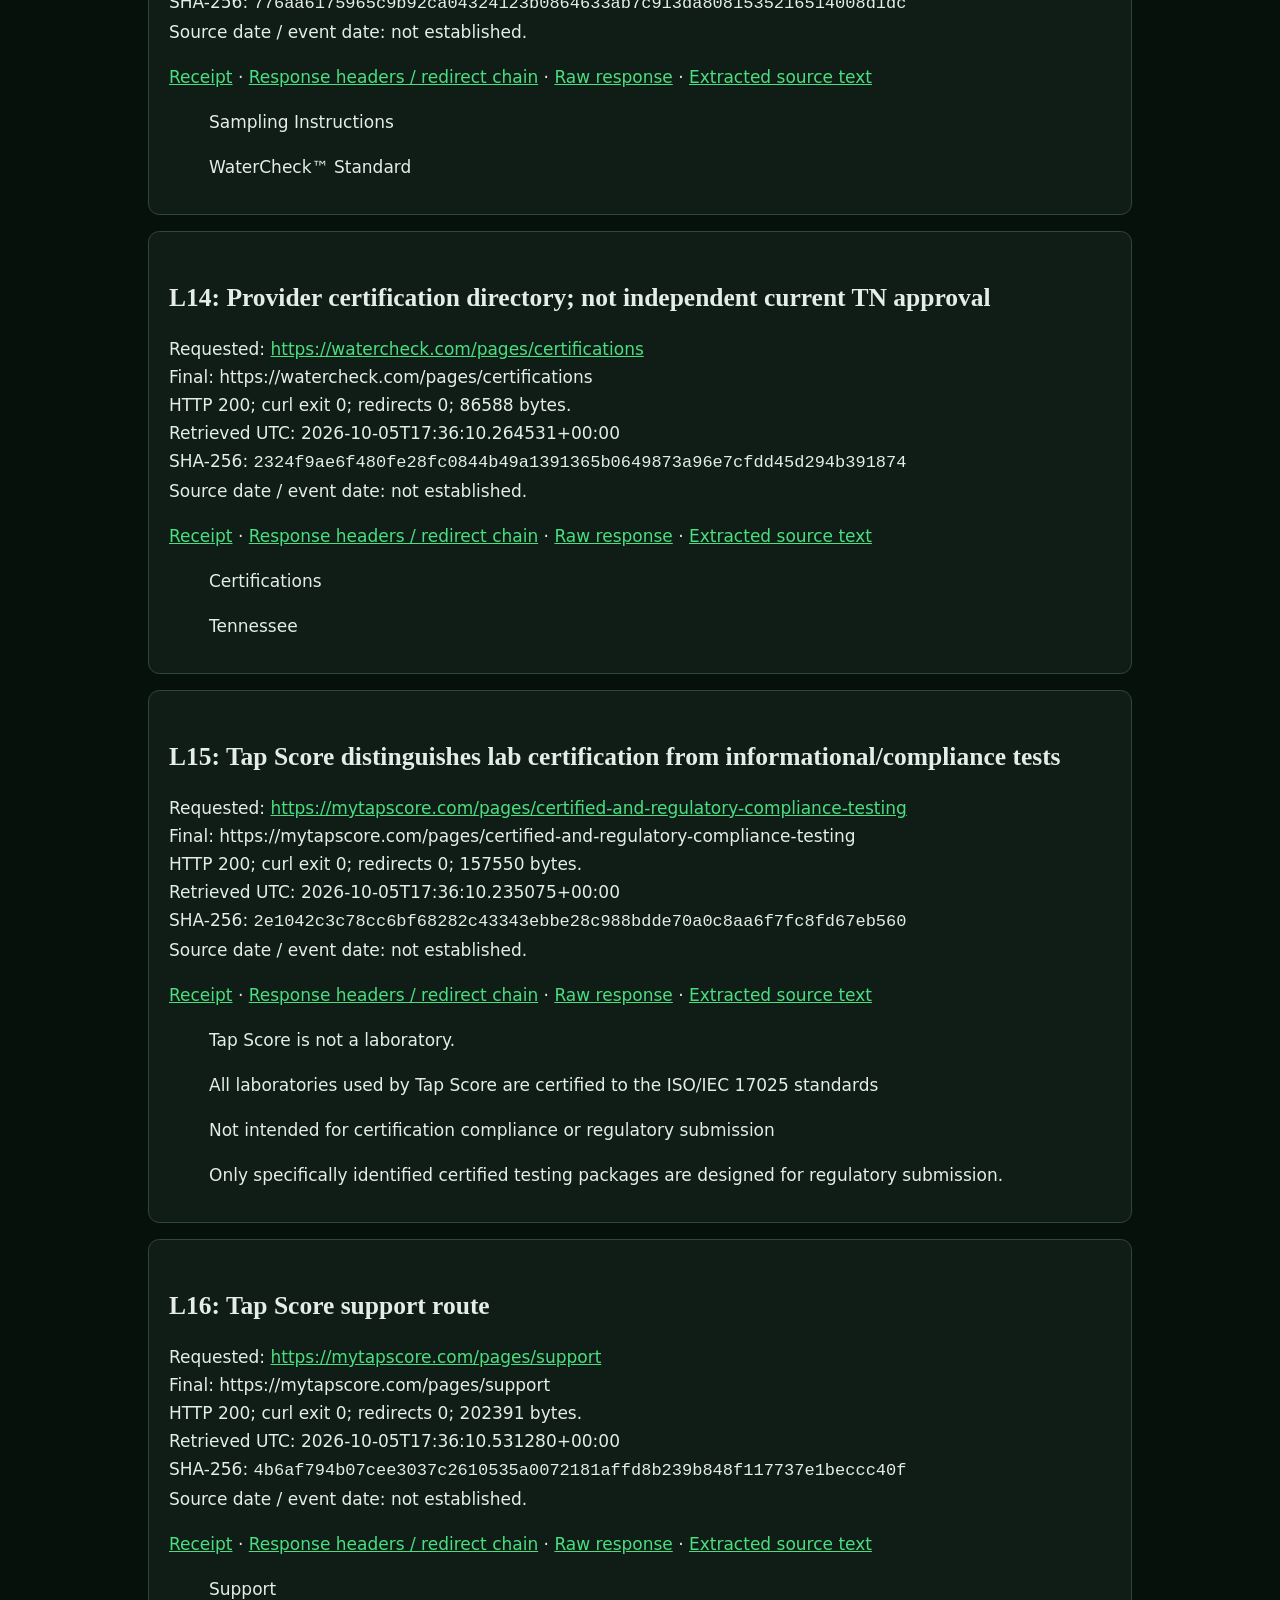
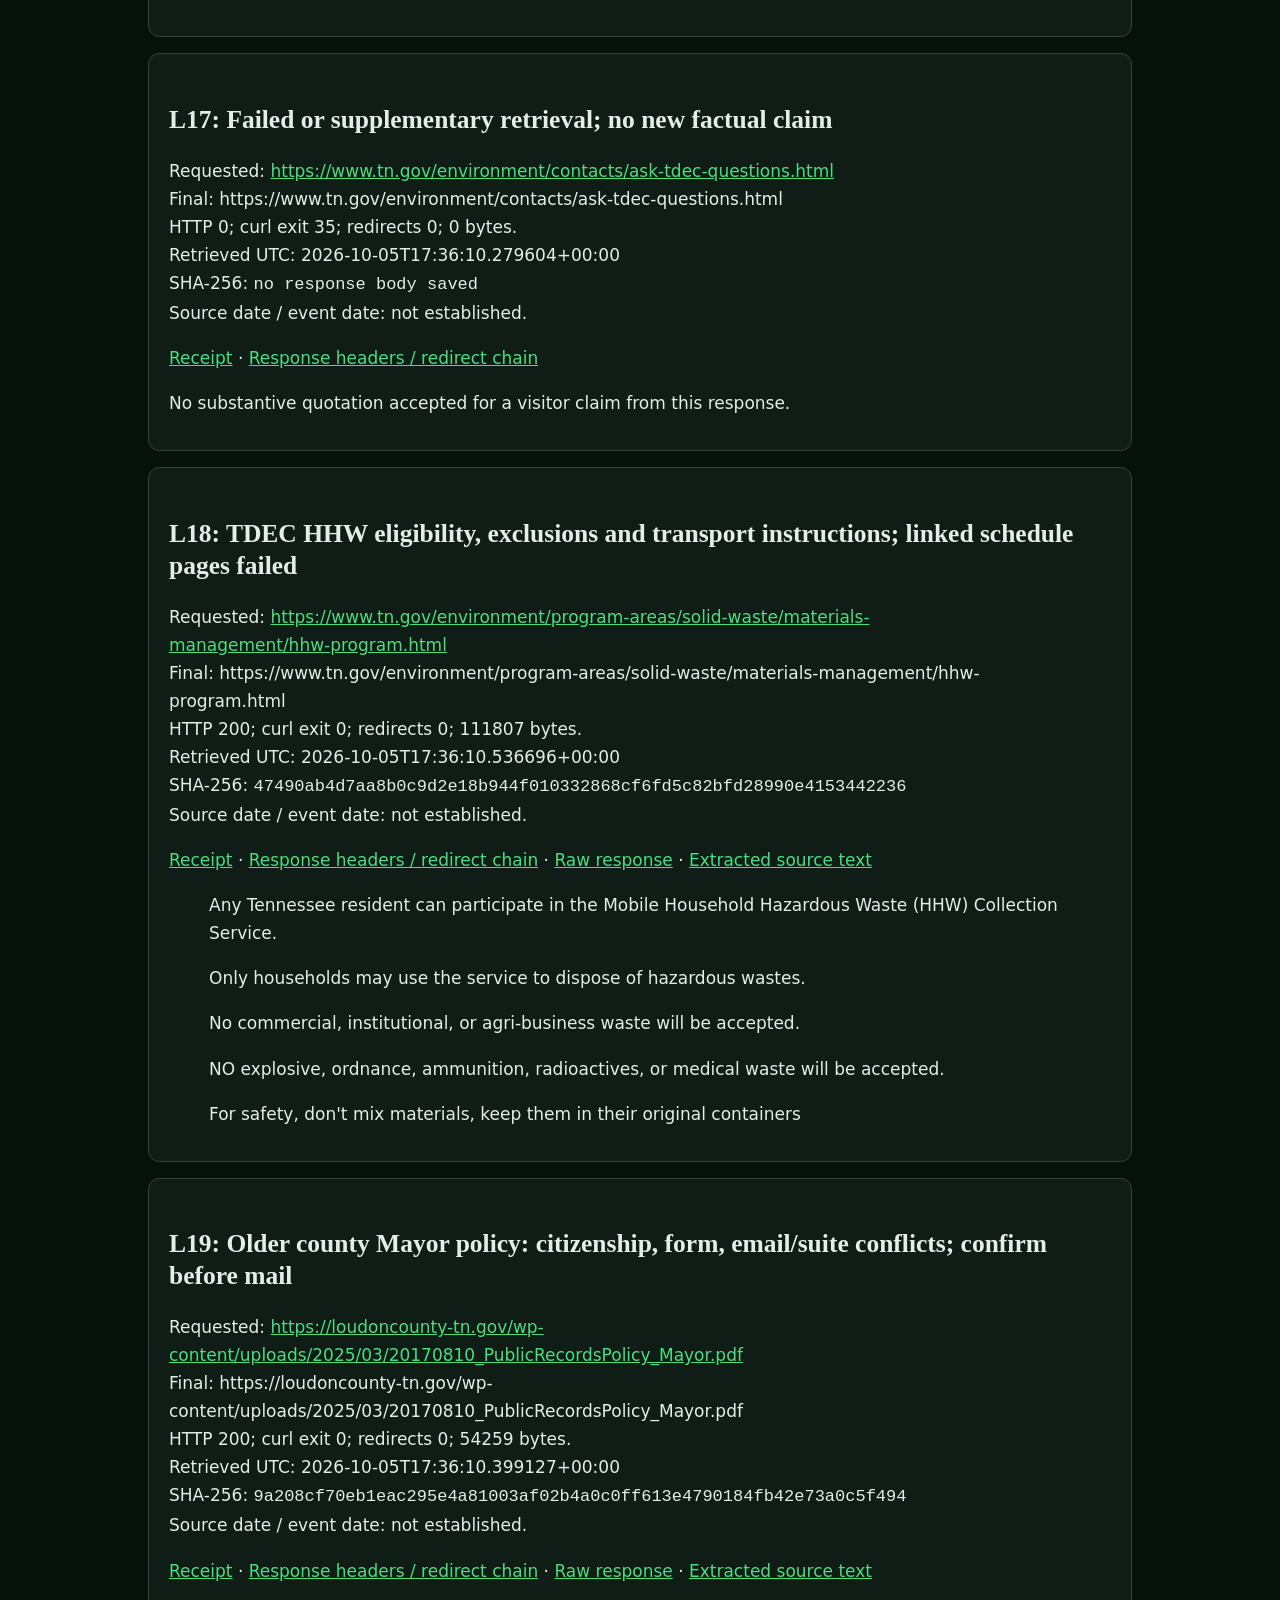
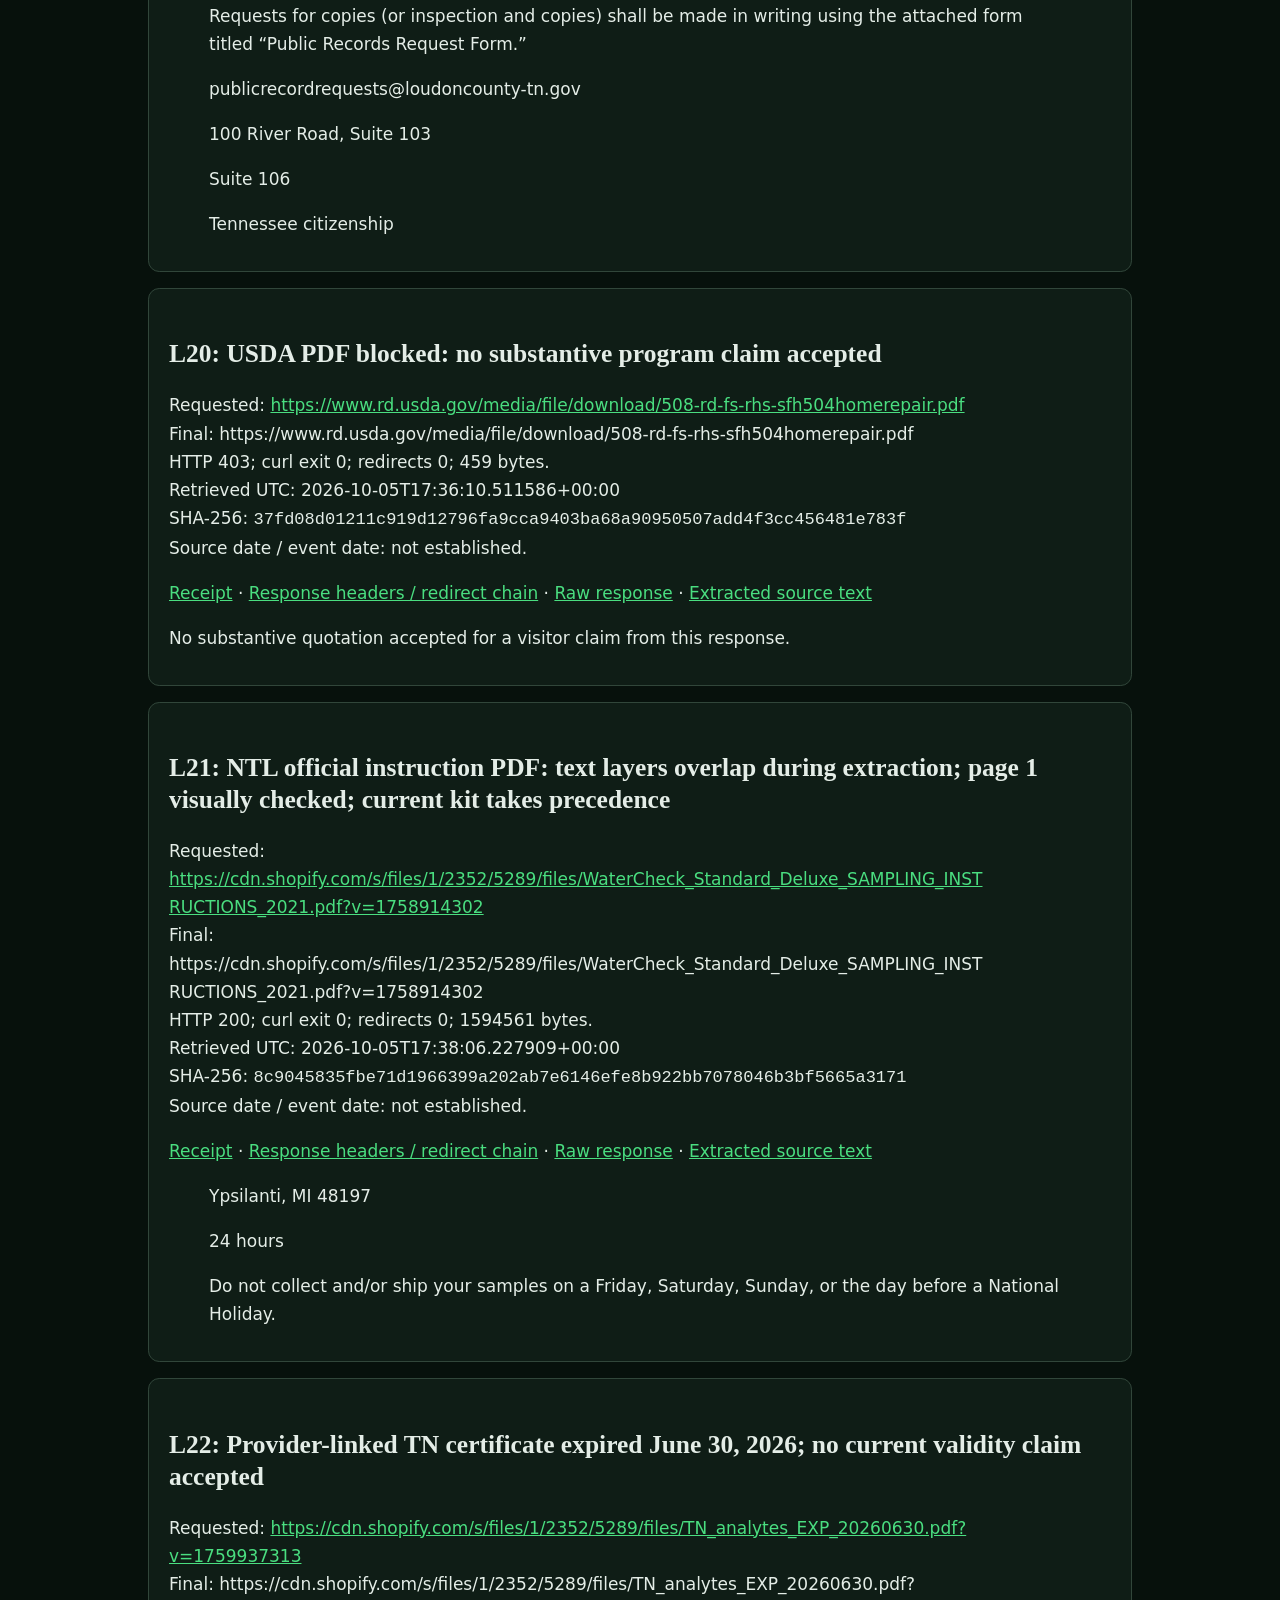
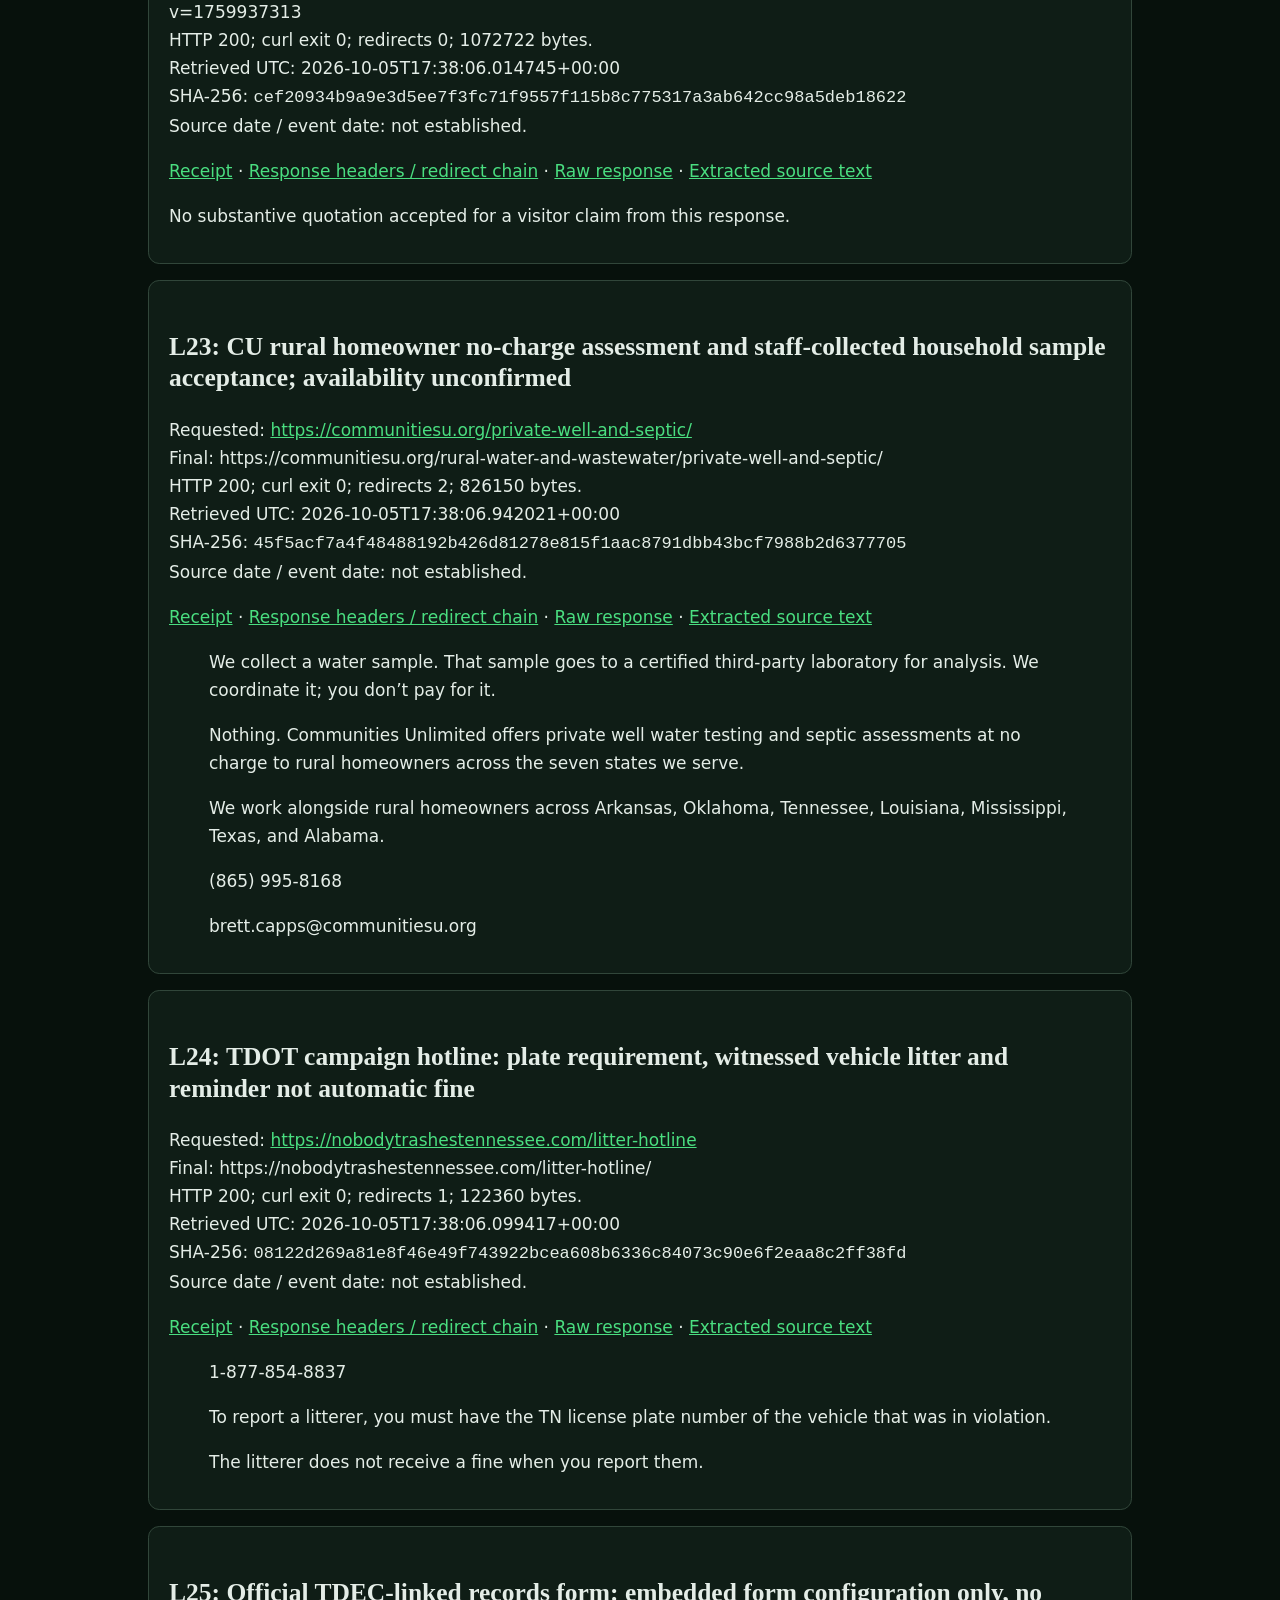
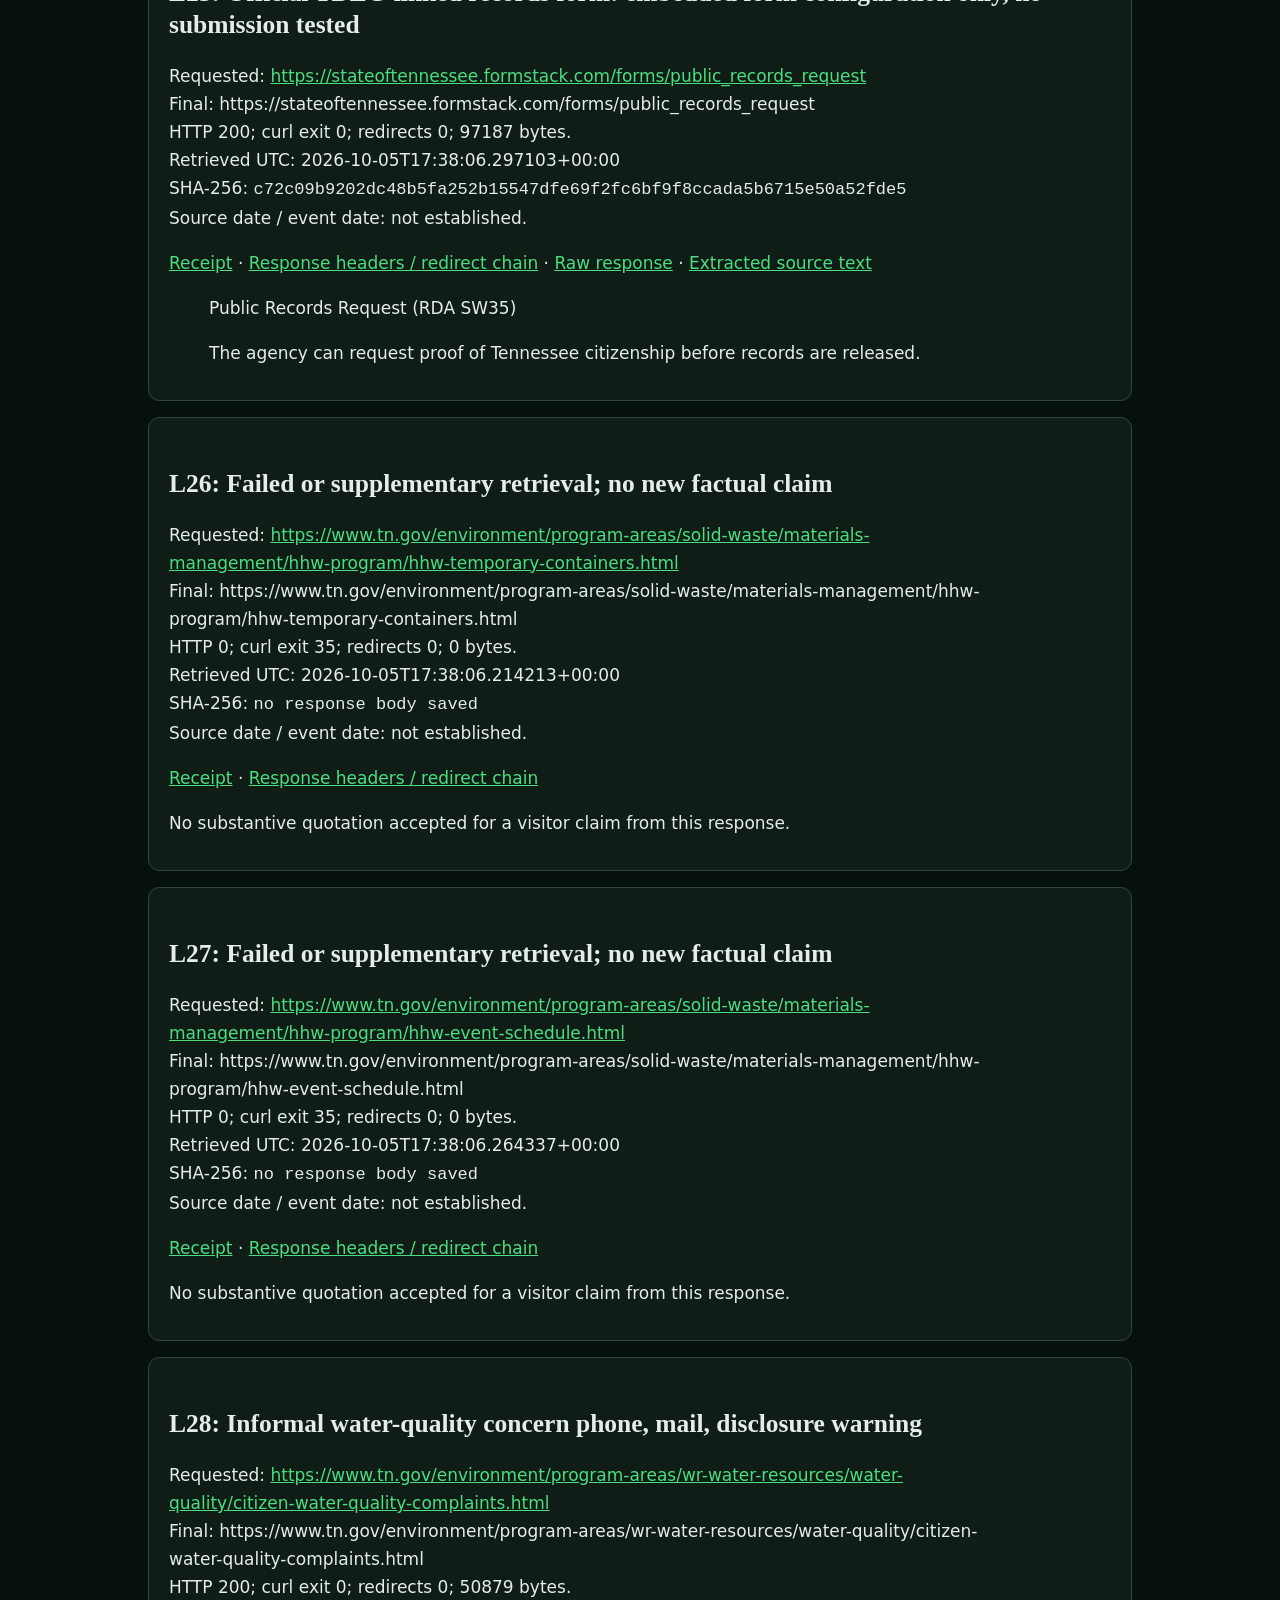
<file: community-resources/visitor-evidence.html>
<!doctype html><html lang="en"><head><meta charset="utf-8"><meta name="viewport" content="width=device-width,initial-scale=1"><meta name="description" content="Independent, source-limited TN Waste Watch research."><title>Visitor source evidence · TN Waste Watch</title><style>:root{--bg:#07110c;--panel:#0f1d16;--ink:#e4ede7;--muted:#a8b9ae;--green:#4ade80;--amber:#fbbf24;--line:#31463a}*{box-sizing:border-box}body{overflow-wrap:anywhere;margin:0;background:var(--bg);color:var(--ink);font:17px/1.65 Inter,system-ui,-apple-system,sans-serif}.wrap{max-width:1080px;margin:auto;padding:1.2rem clamp(1rem,4vw,3rem)}header{border-bottom:1px solid var(--line);background:#0b1710}.brand,a{color:var(--green)}.brand{font-weight:800;text-decoration:none}nav{display:flex;flex-wrap:wrap;gap:.35rem 1rem;margin-top:.6rem}nav a{padding:.25rem 0}.skip{position:absolute;left:-999px}.skip:focus{left:1rem;top:1rem;background:#000;padding:.5rem}a:focus-visible,button:focus-visible{outline:3px solid var(--amber);outline-offset:3px}h1,h2,h3{font-family:Georgia,'Source Serif 4',serif;line-height:1.25}h1{font-size:clamp(2rem,5vw,3.25rem)}h2{margin-top:2.1rem}p,li{max-width:76ch}main{padding:1.2rem 0 4rem}.panel{background:var(--panel);border:1px solid var(--line);border-radius:.7rem;padding:1rem 1.25rem;margin:1rem 0}.badge{max-width:100%;overflow-wrap:anywhere;display:inline-block;border:1px solid var(--amber);color:var(--amber);border-radius:1rem;padding:.05rem .55rem;font-size:.85rem}.unknown{color:var(--amber)}table{border-collapse:collapse;width:100%}th,td{text-align:left;vertical-align:top;padding:.7rem;border-bottom:1px solid var(--line)}code,pre{white-space:pre-wrap;overflow-wrap:anywhere}.wide{overflow-wrap:anywhere}.eyebrow{color:var(--muted);text-transform:uppercase;letter-spacing:.08em}.buttons{display:flex;flex-wrap:wrap;gap:1rem}footer{border-top:1px solid var(--line);color:var(--muted);font-size:.9rem}@media(max-width:650px){body{font-size:16px}table,tbody,tr,td,th{display:block}td{padding:.35rem 0}thead{display:none}}@media print{body{background:white!important;color:#111!important;font-size:11pt}.panel,header{background:white!important;color:#111!important;border-color:#777}.wrap{max-width:100%;padding:.2in}a{color:#111!important;text-decoration:underline;overflow-wrap:anywhere}nav,.skip{display:none!important}h1,h2{break-after:avoid}.panel{break-inside:avoid}.unknown,.eyebrow,footer{color:#333!important}table,td,th{display:table-cell;border-color:#888}thead{display:table-header-group}main{padding:0}.wide{overflow-wrap:anywhere}}</style><style>
.resource {scroll-margin-top:1rem}
.resource .actions {display:flex;flex-wrap:wrap;gap:.7rem 1.2rem}
small,.muted {color:var(--muted)}
textarea {width:100%;min-height:15rem;padding:.8rem;background:var(--panel);color:var(--ink);border:1px solid var(--line);font:inherit;line-height:1.5}
textarea:focus-visible {outline:3px solid var(--amber);outline-offset:3px}
button {padding:.6rem 1rem;margin:.5rem 0;background:var(--green);color:#07110c;border:0;border-radius:.3rem;font:inherit;cursor:pointer}
@media print {textarea {color:#000;background:#fff;height:auto;min-height:20rem}button {display:none}}
</style>
</head>
<body><a class="skip" href="#main">Skip to main content</a><header><div class="wrap"><a class="brand" href="/">TN Waste Watch</a><nav aria-label="Main navigation"><a href="/statewide/">Statewide index</a><a href="/community-resources/">Community help</a><a href="/community-resources/templates.html">Print templates</a><a href="/evidence/">Evidence</a><a href="/goals/">Goals</a><a href="/corrections/">Corrections</a><a href="/about/accessibility-privacy.html">Privacy & access</a></nav></div></header>
<main id="main" class="wrap">
<h1>Visitor resource evidence</h1>
<p>Archived public GET responses retrieved October 5, 2026. Retrieval time is not a publication or event date: those are unknown unless stated. HTTP 200 proves transport only, not acceptance, capacity, pricing validity, certification or service delivery. No provider/agency request was sent.</p>
<p><a href="./">Visitor choices</a> · <a href="visitor-drafts.html">Unsent drafts</a> · <a href="archive/visitor/receipts.json">Machine-readable receipts and exact quotations</a> · <a href="evidence-register.md">Original research register (retained)</a></p>
<div class="panel"><h2>Unresolved service terms</h2><p>County fees/residency/quantity rules; tire/mattress/bulk disposal; state HHW schedule; local walk-in household lab acceptance; Tap Score holding time and assigned lab; independent current TN lab approval; CU appointment capacity and analyte panel; loan income-table year; county records mail address conflicts; formal legal-filing route. These remain unverified, with functional contact fallbacks on the visitor page. No completed county service or environmental outcome is claimed.</p></div>
<section class="panel resource" id="L01">
<h2>L01: Loudon County centers, materials, addresses, hours; contradictory general exclusions and special HHW window</h2>
<p>Requested: <a href="https://loudoncounty-tn.gov/convenience-centers">https://loudoncounty-tn.gov/convenience-centers</a><br>Final: https://loudoncounty-tn.gov/convenience-centers/<br>HTTP 200; curl exit 0; redirects 1; 246842 bytes.<br>Retrieved UTC: 2026-10-05T17:35:08.371134+00:00<br>SHA-256: <code>8f1277e0196b5ef19db8a1cbcd77875b602bc0f9f1515dd421a1ae21a899ad3a</code><br>Source date / event date: not established.</p>
<p><a href="archive/visitor/L01.json">Receipt</a> · <a href="archive/visitor/L01.headers">Response headers / redirect chain</a> · <a href="archive/visitor/L01.response">Raw response</a> · <a href="archive/visitor/L01.txt">Extracted source text</a></p>
<blockquote>7 A.M.</blockquote>
<blockquote>6 P.M.</blockquote>
<blockquote>The Convenience Centers are closed on all county holidays.</blockquote>
<blockquote>3840 Highway 95 South</blockquote>
<blockquote>500 Halls Ferry Road</blockquote>
<blockquote>300 Rock Quarry Road</blockquote>
<blockquote>Tuesday through Saturday</blockquote>
<blockquote>Monday through Saturday</blockquote>
<blockquote>Computers, monitors, T.V.&#x27;s and electronics</blockquote>
<blockquote>oil-based paint is ONLY accepted at the Loudon location on Monday, Tuesday, and Wednesday from 9AM until 2PM</blockquote>
<blockquote>The centers do not accept these materials:</blockquote>
<blockquote>The Household Hazardous Waste drop off will be open on Mon, Tues, and Wed from 9AM to 2PM.</blockquote>
</section>
<section class="panel resource" id="L02">
<h2>L02: TDEC records page and official embedded form route; jurisdiction does not promise fulfillment</h2>
<p>Requested: <a href="https://www.tn.gov/environment/contacts/public-records-request.html">https://www.tn.gov/environment/contacts/public-records-request.html</a><br>Final: https://www.tn.gov/environment/contacts/public-records-request.html<br>HTTP 200; curl exit 0; redirects 0; 42458 bytes.<br>Retrieved UTC: 2026-10-05T17:35:09.453665+00:00<br>SHA-256: <code>4b19c5d14779beef7bcc6a4529f5acc82e5797ca278391c09a4f159f0791ef3a</code><br>Source date / event date: not established.</p>
<p><a href="archive/visitor/L02.json">Receipt</a> · <a href="archive/visitor/L02.headers">Response headers / redirect chain</a> · <a href="archive/visitor/L02.response">Raw response</a> · <a href="archive/visitor/L02.txt">Extracted source text</a></p>
<blockquote>Tennessee Department of Environment and Conservation (TDEC) Public Records Request</blockquote>
<blockquote>(888) 891-TDEC (8332)</blockquote>
</section>
<section class="panel resource" id="L03">
<h2>L03: Failed or supplementary retrieval; no new factual claim</h2>
<p>Requested: <a href="https://www.tn.gov/environment/contacts/ask-tdec-questions.html">https://www.tn.gov/environment/contacts/ask-tdec-questions.html</a><br>Final: https://www.tn.gov/environment/contacts/ask-tdec-questions.html<br>HTTP 0; curl exit 35; redirects 0; 0 bytes.<br>Retrieved UTC: 2026-10-05T17:35:08.105725+00:00<br>SHA-256: <code>no response body saved</code><br>Source date / event date: not established.</p>
<p><a href="archive/visitor/L03.json">Receipt</a> · <a href="archive/visitor/L03.headers">Response headers / redirect chain</a></p>
<p>No substantive quotation accepted for a visitor claim from this response.</p>
</section>
<section class="panel resource" id="L04">
<h2>L04: Current county records submission page; spelling differs from older policy</h2>
<p>Requested: <a href="https://loudoncounty-tn.gov/public-records-requests">https://loudoncounty-tn.gov/public-records-requests</a><br>Final: https://loudoncounty-tn.gov/public-records-requests/<br>HTTP 200; curl exit 0; redirects 1; 224292 bytes.<br>Retrieved UTC: 2026-10-05T17:35:08.398576+00:00<br>SHA-256: <code>4921ddca71961b2da0bc63d776e2caa35fae63e843a151da5d16bd1b9debf770</code><br>Source date / event date: not established.</p>
<p><a href="archive/visitor/L04.json">Receipt</a> · <a href="archive/visitor/L04.headers">Response headers / redirect chain</a> · <a href="archive/visitor/L04.response">Raw response</a> · <a href="archive/visitor/L04.txt">Extracted source text</a></p>
<blockquote>To submit a request:</blockquote>
<blockquote>(865) 458-1784</blockquote>
<blockquote>publicrecordsrequests@loudoncounty-tn.gov</blockquote>
</section>
<section class="panel resource" id="L05">
<h2>L05: NTL household acceptance, 87-item informational panel, price and return shipping</h2>
<p>Requested: <a href="https://watercheck.com/products/standard-well-water-test">https://watercheck.com/products/standard-well-water-test</a><br>Final: https://watercheck.com/products/standard-well-water-test<br>HTTP 200; curl exit 0; redirects 0; 167590 bytes.<br>Retrieved UTC: 2026-10-05T17:35:08.579916+00:00<br>SHA-256: <code>1b344bbdb1651fb0927c699ca5a8c99821464a719c91f8f4f7ad393b2c8f89f5</code><br>Source date / event date: not established.</p>
<p><a href="archive/visitor/L05.json">Receipt</a> · <a href="archive/visitor/L05.headers">Response headers / redirect chain</a> · <a href="archive/visitor/L05.response">Raw response</a> · <a href="archive/visitor/L05.txt">Extracted source text</a></p>
<blockquote>WaterCheck™ Standard is a comprehensive informational water analysis designed for the homeowner whose drinking water comes from a private well or spring.</blockquote>
<blockquote>This kit requires Next Day return shipping. Return shipping not included.</blockquote>
<blockquote>$255.00</blockquote>
<blockquote>FREE DELIVERY IN 48 CONTIGUOUS STATES</blockquote>
<blockquote>Bacteria (presence/absence for Total Coliform and E.Coli)</blockquote>
<blockquote>(800) 458-3330</blockquote>
</section>
<section class="panel resource" id="L06">
<h2>L06: Tap Score household well kit, price, analytes and shipping; holding time / assigned receiving lab not established</h2>
<p>Requested: <a href="https://mytapscore.com/products/essential-well-water-test">https://mytapscore.com/products/essential-well-water-test</a><br>Final: https://mytapscore.com/products/essential-well-water-test<br>HTTP 200; curl exit 0; redirects 0; 252470 bytes.<br>Retrieved UTC: 2026-10-05T17:35:08.883399+00:00<br>SHA-256: <code>100eb8ef3ad8a5ea6477d1c8b6230aa3dc4ae8d3435cc2ddda14faeb78ad21a9</code><br>Source date / event date: not established.</p>
<p><a href="archive/visitor/L06.json">Receipt</a> · <a href="archive/visitor/L06.headers">Response headers / redirect chain</a> · <a href="archive/visitor/L06.response">Raw response</a> · <a href="archive/visitor/L06.txt">Extracted source text</a></p>
<blockquote>Are served by a private or shared well.</blockquote>
<blockquote>$209.00</blockquote>
<blockquote>The Essential Well Water Test kit includes analysis for 54 analytes:</blockquote>
<blockquote>Includes 2-day shipping to the lab via FedEx.</blockquote>
<blockquote>Shipping to Lab Included</blockquote>
<blockquote>E. coli / Total Coliform</blockquote>
</section>
<section class="panel resource" id="L07">
<h2>L07: Knoxville provider location only, not verified household acceptance</h2>
<p>Requested: <a href="https://www.microbac.com/locations/knoxville-tn">https://www.microbac.com/locations/knoxville-tn</a><br>Final: https://www.microbac.com/locations/knoxville-tn/<br>HTTP 200; curl exit 0; redirects 1; 123610 bytes.<br>Retrieved UTC: 2026-10-05T17:35:10.257507+00:00<br>SHA-256: <code>a0d9aeb8f7c5e05c603dc2676e98f077e1a8433edf855072dbaa0f162f79780e</code><br>Source date / event date: not established.</p>
<p><a href="archive/visitor/L07.json">Receipt</a> · <a href="archive/visitor/L07.headers">Response headers / redirect chain</a> · <a href="archive/visitor/L07.response">Raw response</a> · <a href="archive/visitor/L07.txt">Extracted source text</a></p>
<blockquote>Knoxville</blockquote>
</section>
<section class="panel resource" id="L08">
<h2>L08: USDA page blocked: no substantive program claim accepted</h2>
<p>Requested: <a href="https://www.rd.usda.gov/programs-services/single-family-housing-programs/single-family-housing-repair-loans-grants/tn">https://www.rd.usda.gov/programs-services/single-family-housing-programs/single-family-housing-repair-loans-grants/tn</a><br>Final: https://www.rd.usda.gov/programs-services/single-family-housing-programs/single-family-housing-repair-loans-grants/tn<br>HTTP 403; curl exit 0; redirects 0; 514 bytes.<br>Retrieved UTC: 2026-10-05T17:35:08.914372+00:00<br>SHA-256: <code>48c6440ba8f4d29c85d2aa1b1aabcc33791fc38c45535ee85d01e9afc1d8b05a</code><br>Source date / event date: not established.</p>
<p><a href="archive/visitor/L08.json">Receipt</a> · <a href="archive/visitor/L08.headers">Response headers / redirect chain</a> · <a href="archive/visitor/L08.response">Raw response</a> · <a href="archive/visitor/L08.txt">Extracted source text</a></p>
<p>No substantive quotation accepted for a visitor claim from this response.</p>
</section>
<section class="panel resource" id="L09">
<h2>L09: Failed or supplementary retrieval; no new factual claim</h2>
<p>Requested: <a href="https://www.tn.gov/environment/program-areas/solid-waste/materials-management/hhw-program.html">https://www.tn.gov/environment/program-areas/solid-waste/materials-management/hhw-program.html</a><br>Final: https://www.tn.gov/environment/program-areas/solid-waste/materials-management/hhw-program.html<br>HTTP 0; curl exit 35; redirects 0; 0 bytes.<br>Retrieved UTC: 2026-10-05T17:35:08.927811+00:00<br>SHA-256: <code>no response body saved</code><br>Source date / event date: not established.</p>
<p><a href="archive/visitor/L09.json">Receipt</a> · <a href="archive/visitor/L09.headers">Response headers / redirect chain</a></p>
<p>No substantive quotation accepted for a visitor claim from this response.</p>
</section>
<section class="panel resource" id="L10">
<h2>L10: Knoxville TDEC jurisdiction, address, office phone and waste oversight; hours unknown</h2>
<p>Requested: <a href="https://www.tn.gov/environment/contacts/field-offices/knoxville.html">https://www.tn.gov/environment/contacts/field-offices/knoxville.html</a><br>Final: https://www.tn.gov/environment/contacts/field-offices/knoxville.html<br>HTTP 200; curl exit 0; redirects 0; 62658 bytes.<br>Retrieved UTC: 2026-10-05T17:35:09.164764+00:00<br>SHA-256: <code>b2eef3ebe919fb5edb12ec6e3ee785c6bb01a4b562092fed60827f6567370986</code><br>Source date / event date: not established.</p>
<p><a href="archive/visitor/L10.json">Receipt</a> · <a href="archive/visitor/L10.headers">Response headers / redirect chain</a> · <a href="archive/visitor/L10.response">Raw response</a> · <a href="archive/visitor/L10.txt">Extracted source text</a></p>
<blockquote>Loudon</blockquote>
<blockquote>3711 Middlebrook Pike</blockquote>
<blockquote>(865) 594-6035</blockquote>
<blockquote>Solid (Trash) &amp; Hazardous Wastes</blockquote>
<blockquote>responsive, effective oversight of waste management activities</blockquote>
</section>
<section class="panel resource" id="L11">
<h2>L11: Failed or supplementary retrieval; no new factual claim</h2>
<p>Requested: <a href="https://loudoncounty-tn.gov/departments">https://loudoncounty-tn.gov/departments</a><br>Final: https://loudoncounty-tn.gov/departments/<br>HTTP 200; curl exit 0; redirects 1; 279281 bytes.<br>Retrieved UTC: 2026-10-05T17:35:09.716382+00:00<br>SHA-256: <code>ca4cabe267e3329ff548df274fc2a7d5ee849595f45083ea39ad74bec3602b99</code><br>Source date / event date: not established.</p>
<p><a href="archive/visitor/L11.json">Receipt</a> · <a href="archive/visitor/L11.headers">Response headers / redirect chain</a> · <a href="archive/visitor/L11.response">Raw response</a> · <a href="archive/visitor/L11.txt">Extracted source text</a></p>
<p>No substantive quotation accepted for a visitor claim from this response.</p>
</section>
<section class="panel resource" id="L12">
<h2>L12: CU household loan eligibility, fees, terms; assessment without income limit; income-table effective year unknown</h2>
<p>Requested: <a href="https://communitiesu.org/lending/well-septic-loans">https://communitiesu.org/lending/well-septic-loans</a><br>Final: https://communitiesu.org/lending/well-septic-loans/<br>HTTP 200; curl exit 0; redirects 1; 821559 bytes.<br>Retrieved UTC: 2026-10-05T17:36:11.320569+00:00<br>SHA-256: <code>e09f3989121e07acd351b6094d15be8f22b9490d7249eb8d50efee4d5f92fdbc</code><br>Source date / event date: not established.</p>
<p><a href="archive/visitor/L12.json">Receipt</a> · <a href="archive/visitor/L12.headers">Response headers / redirect chain</a> · <a href="archive/visitor/L12.response">Raw response</a> · <a href="archive/visitor/L12.txt">Extracted source text</a></p>
<blockquote>Tennessee</blockquote>
<blockquote>$57,241</blockquote>
<blockquote>$34,345</blockquote>
<blockquote>LOANS UP TO $15,000 AT 1% FIXED, WITH UP TO 20 YEARS TO REPAY</blockquote>
<blockquote>Your home is in a rural community of 50,000 people or fewer.</blockquote>
<blockquote>Your household income is at or under 60% of your state’s median non-metropolitan household income.</blockquote>
<blockquote>Alexandria Cordero</blockquote>
<blockquote>(956) 476-8833</blockquote>
<blockquote>There is no income limit on the check.</blockquote>
</section>
<section class="panel resource" id="L13">
<h2>L13: NTL provider directory of sampling-instruction PDFs; kit-specific PDF L21 archived</h2>
<p>Requested: <a href="https://watercheck.com/pages/sampling-instructions">https://watercheck.com/pages/sampling-instructions</a><br>Final: https://watercheck.com/pages/sampling-instructions<br>HTTP 200; curl exit 0; redirects 0; 84793 bytes.<br>Retrieved UTC: 2026-10-05T17:36:10.240661+00:00<br>SHA-256: <code>776aa6175965c9b92ca04324123b0864633ab7c913da8081535216514008d1dc</code><br>Source date / event date: not established.</p>
<p><a href="archive/visitor/L13.json">Receipt</a> · <a href="archive/visitor/L13.headers">Response headers / redirect chain</a> · <a href="archive/visitor/L13.response">Raw response</a> · <a href="archive/visitor/L13.txt">Extracted source text</a></p>
<blockquote>Sampling Instructions</blockquote>
<blockquote>WaterCheck™ Standard</blockquote>
</section>
<section class="panel resource" id="L14">
<h2>L14: Provider certification directory; not independent current TN approval</h2>
<p>Requested: <a href="https://watercheck.com/pages/certifications">https://watercheck.com/pages/certifications</a><br>Final: https://watercheck.com/pages/certifications<br>HTTP 200; curl exit 0; redirects 0; 86588 bytes.<br>Retrieved UTC: 2026-10-05T17:36:10.264531+00:00<br>SHA-256: <code>2324f9ae6f480fe28fc0844b49a1391365b0649873a96e7cfdd45d294b391874</code><br>Source date / event date: not established.</p>
<p><a href="archive/visitor/L14.json">Receipt</a> · <a href="archive/visitor/L14.headers">Response headers / redirect chain</a> · <a href="archive/visitor/L14.response">Raw response</a> · <a href="archive/visitor/L14.txt">Extracted source text</a></p>
<blockquote>Certifications</blockquote>
<blockquote>Tennessee</blockquote>
</section>
<section class="panel resource" id="L15">
<h2>L15: Tap Score distinguishes lab certification from informational/compliance tests</h2>
<p>Requested: <a href="https://mytapscore.com/pages/certified-and-regulatory-compliance-testing">https://mytapscore.com/pages/certified-and-regulatory-compliance-testing</a><br>Final: https://mytapscore.com/pages/certified-and-regulatory-compliance-testing<br>HTTP 200; curl exit 0; redirects 0; 157550 bytes.<br>Retrieved UTC: 2026-10-05T17:36:10.235075+00:00<br>SHA-256: <code>2e1042c3c78cc6bf68282c43343ebbe28c988bdde70a0c8aa6f7fc8fd67eb560</code><br>Source date / event date: not established.</p>
<p><a href="archive/visitor/L15.json">Receipt</a> · <a href="archive/visitor/L15.headers">Response headers / redirect chain</a> · <a href="archive/visitor/L15.response">Raw response</a> · <a href="archive/visitor/L15.txt">Extracted source text</a></p>
<blockquote>Tap Score is not a laboratory.</blockquote>
<blockquote>All laboratories used by Tap Score are certified to the ISO/IEC 17025 standards</blockquote>
<blockquote>Not intended for certification compliance or regulatory submission</blockquote>
<blockquote>Only specifically identified certified testing packages are designed for regulatory submission.</blockquote>
</section>
<section class="panel resource" id="L16">
<h2>L16: Tap Score support route</h2>
<p>Requested: <a href="https://mytapscore.com/pages/support">https://mytapscore.com/pages/support</a><br>Final: https://mytapscore.com/pages/support<br>HTTP 200; curl exit 0; redirects 0; 202391 bytes.<br>Retrieved UTC: 2026-10-05T17:36:10.531280+00:00<br>SHA-256: <code>4b6af794b07cee3037c2610535a0072181affd8b239b848f117737e1beccc40f</code><br>Source date / event date: not established.</p>
<p><a href="archive/visitor/L16.json">Receipt</a> · <a href="archive/visitor/L16.headers">Response headers / redirect chain</a> · <a href="archive/visitor/L16.response">Raw response</a> · <a href="archive/visitor/L16.txt">Extracted source text</a></p>
<blockquote>Support</blockquote>
</section>
<section class="panel resource" id="L17">
<h2>L17: Failed or supplementary retrieval; no new factual claim</h2>
<p>Requested: <a href="https://www.tn.gov/environment/contacts/ask-tdec-questions.html">https://www.tn.gov/environment/contacts/ask-tdec-questions.html</a><br>Final: https://www.tn.gov/environment/contacts/ask-tdec-questions.html<br>HTTP 0; curl exit 35; redirects 0; 0 bytes.<br>Retrieved UTC: 2026-10-05T17:36:10.279604+00:00<br>SHA-256: <code>no response body saved</code><br>Source date / event date: not established.</p>
<p><a href="archive/visitor/L17.json">Receipt</a> · <a href="archive/visitor/L17.headers">Response headers / redirect chain</a></p>
<p>No substantive quotation accepted for a visitor claim from this response.</p>
</section>
<section class="panel resource" id="L18">
<h2>L18: TDEC HHW eligibility, exclusions and transport instructions; linked schedule pages failed</h2>
<p>Requested: <a href="https://www.tn.gov/environment/program-areas/solid-waste/materials-management/hhw-program.html">https://www.tn.gov/environment/program-areas/solid-waste/materials-management/hhw-program.html</a><br>Final: https://www.tn.gov/environment/program-areas/solid-waste/materials-management/hhw-program.html<br>HTTP 200; curl exit 0; redirects 0; 111807 bytes.<br>Retrieved UTC: 2026-10-05T17:36:10.536696+00:00<br>SHA-256: <code>47490ab4d7aa8b0c9d2e18b944f010332868cf6fd5c82bfd28990e4153442236</code><br>Source date / event date: not established.</p>
<p><a href="archive/visitor/L18.json">Receipt</a> · <a href="archive/visitor/L18.headers">Response headers / redirect chain</a> · <a href="archive/visitor/L18.response">Raw response</a> · <a href="archive/visitor/L18.txt">Extracted source text</a></p>
<blockquote>Any Tennessee resident can participate in the Mobile Household Hazardous Waste (HHW) Collection Service.</blockquote>
<blockquote>Only households may use the service to dispose of hazardous wastes.</blockquote>
<blockquote>No commercial, institutional, or agri-business waste will be accepted.</blockquote>
<blockquote>NO explosive, ordnance, ammunition, radioactives, or medical waste will be accepted.</blockquote>
<blockquote>For safety, don&#x27;t mix materials, keep them in their original containers</blockquote>
</section>
<section class="panel resource" id="L19">
<h2>L19: Older county Mayor policy: citizenship, form, email/suite conflicts; confirm before mail</h2>
<p>Requested: <a href="https://loudoncounty-tn.gov/wp-content/uploads/2025/03/20170810_PublicRecordsPolicy_Mayor.pdf">https://loudoncounty-tn.gov/wp-content/uploads/2025/03/20170810_PublicRecordsPolicy_Mayor.pdf</a><br>Final: https://loudoncounty-tn.gov/wp-content/uploads/2025/03/20170810_PublicRecordsPolicy_Mayor.pdf<br>HTTP 200; curl exit 0; redirects 0; 54259 bytes.<br>Retrieved UTC: 2026-10-05T17:36:10.399127+00:00<br>SHA-256: <code>9a208cf70eb1eac295e4a81003af02b4a0c0ff613e4790184fb42e73a0c5f494</code><br>Source date / event date: not established.</p>
<p><a href="archive/visitor/L19.json">Receipt</a> · <a href="archive/visitor/L19.headers">Response headers / redirect chain</a> · <a href="archive/visitor/L19.response">Raw response</a> · <a href="archive/visitor/L19.txt">Extracted source text</a></p>
<blockquote>Requests for copies (or inspection and copies) shall be made in writing using the attached form titled “Public Records Request Form.”</blockquote>
<blockquote>publicrecordrequests@loudoncounty-tn.gov</blockquote>
<blockquote>100 River Road, Suite 103</blockquote>
<blockquote>Suite 106</blockquote>
<blockquote>Tennessee citizenship</blockquote>
</section>
<section class="panel resource" id="L20">
<h2>L20: USDA PDF blocked: no substantive program claim accepted</h2>
<p>Requested: <a href="https://www.rd.usda.gov/media/file/download/508-rd-fs-rhs-sfh504homerepair.pdf">https://www.rd.usda.gov/media/file/download/508-rd-fs-rhs-sfh504homerepair.pdf</a><br>Final: https://www.rd.usda.gov/media/file/download/508-rd-fs-rhs-sfh504homerepair.pdf<br>HTTP 403; curl exit 0; redirects 0; 459 bytes.<br>Retrieved UTC: 2026-10-05T17:36:10.511586+00:00<br>SHA-256: <code>37fd08d01211c919d12796fa9cca9403ba68a90950507add4f3cc456481e783f</code><br>Source date / event date: not established.</p>
<p><a href="archive/visitor/L20.json">Receipt</a> · <a href="archive/visitor/L20.headers">Response headers / redirect chain</a> · <a href="archive/visitor/L20.response">Raw response</a> · <a href="archive/visitor/L20.txt">Extracted source text</a></p>
<p>No substantive quotation accepted for a visitor claim from this response.</p>
</section>
<section class="panel resource" id="L21">
<h2>L21: NTL official instruction PDF: text layers overlap during extraction; page 1 visually checked; current kit takes precedence</h2>
<p>Requested: <a href="https://cdn.shopify.com/s/files/1/2352/5289/files/WaterCheck_Standard_Deluxe_SAMPLING_INSTRUCTIONS_2021.pdf?v=1758914302">https://cdn.shopify.com/s/files/1/2352/5289/files/WaterCheck_Standard_Deluxe_SAMPLING_INSTRUCTIONS_2021.pdf?v=1758914302</a><br>Final: https://cdn.shopify.com/s/files/1/2352/5289/files/WaterCheck_Standard_Deluxe_SAMPLING_INSTRUCTIONS_2021.pdf?v=1758914302<br>HTTP 200; curl exit 0; redirects 0; 1594561 bytes.<br>Retrieved UTC: 2026-10-05T17:38:06.227909+00:00<br>SHA-256: <code>8c9045835fbe71d1966399a202ab7e6146efe8b922bb7078046b3bf5665a3171</code><br>Source date / event date: not established.</p>
<p><a href="archive/visitor/L21.json">Receipt</a> · <a href="archive/visitor/L21.headers">Response headers / redirect chain</a> · <a href="archive/visitor/L21.response">Raw response</a> · <a href="archive/visitor/L21.txt">Extracted source text</a></p>
<blockquote>Ypsilanti, MI 48197</blockquote>
<blockquote>24 hours</blockquote>
<blockquote>Do not collect and/or ship your samples on a Friday, Saturday, Sunday, or the day before a National Holiday.</blockquote>
</section>
<section class="panel resource" id="L22">
<h2>L22: Provider-linked TN certificate expired June 30, 2026; no current validity claim accepted</h2>
<p>Requested: <a href="https://cdn.shopify.com/s/files/1/2352/5289/files/TN_analytes_EXP_20260630.pdf?v=1759937313">https://cdn.shopify.com/s/files/1/2352/5289/files/TN_analytes_EXP_20260630.pdf?v=1759937313</a><br>Final: https://cdn.shopify.com/s/files/1/2352/5289/files/TN_analytes_EXP_20260630.pdf?v=1759937313<br>HTTP 200; curl exit 0; redirects 0; 1072722 bytes.<br>Retrieved UTC: 2026-10-05T17:38:06.014745+00:00<br>SHA-256: <code>cef20934b9a9e3d5ee7f3fc71f9557f115b8c775317a3ab642cc98a5deb18622</code><br>Source date / event date: not established.</p>
<p><a href="archive/visitor/L22.json">Receipt</a> · <a href="archive/visitor/L22.headers">Response headers / redirect chain</a> · <a href="archive/visitor/L22.response">Raw response</a> · <a href="archive/visitor/L22.txt">Extracted source text</a></p>
<p>No substantive quotation accepted for a visitor claim from this response.</p>
</section>
<section class="panel resource" id="L23">
<h2>L23: CU rural homeowner no-charge assessment and staff-collected household sample acceptance; availability unconfirmed</h2>
<p>Requested: <a href="https://communitiesu.org/private-well-and-septic/">https://communitiesu.org/private-well-and-septic/</a><br>Final: https://communitiesu.org/rural-water-and-wastewater/private-well-and-septic/<br>HTTP 200; curl exit 0; redirects 2; 826150 bytes.<br>Retrieved UTC: 2026-10-05T17:38:06.942021+00:00<br>SHA-256: <code>45f5acf7a4f48488192b426d81278e815f1aac8791dbb43bcf7988b2d6377705</code><br>Source date / event date: not established.</p>
<p><a href="archive/visitor/L23.json">Receipt</a> · <a href="archive/visitor/L23.headers">Response headers / redirect chain</a> · <a href="archive/visitor/L23.response">Raw response</a> · <a href="archive/visitor/L23.txt">Extracted source text</a></p>
<blockquote>We collect a water sample. That sample goes to a certified third-party laboratory for analysis. We coordinate it; you don’t pay for it.</blockquote>
<blockquote>Nothing. Communities Unlimited offers private well water testing and septic assessments at no charge to rural homeowners across the seven states we serve.</blockquote>
<blockquote>We work alongside rural homeowners across Arkansas, Oklahoma, Tennessee, Louisiana, Mississippi, Texas, and Alabama.</blockquote>
<blockquote>(865) 995-8168</blockquote>
<blockquote>brett.capps@communitiesu.org</blockquote>
</section>
<section class="panel resource" id="L24">
<h2>L24: TDOT campaign hotline: plate requirement, witnessed vehicle litter and reminder not automatic fine</h2>
<p>Requested: <a href="https://nobodytrashestennessee.com/litter-hotline">https://nobodytrashestennessee.com/litter-hotline</a><br>Final: https://nobodytrashestennessee.com/litter-hotline/<br>HTTP 200; curl exit 0; redirects 1; 122360 bytes.<br>Retrieved UTC: 2026-10-05T17:38:06.099417+00:00<br>SHA-256: <code>08122d269a81e8f46e49f743922bcea608b6336c84073c90e6f2eaa8c2ff38fd</code><br>Source date / event date: not established.</p>
<p><a href="archive/visitor/L24.json">Receipt</a> · <a href="archive/visitor/L24.headers">Response headers / redirect chain</a> · <a href="archive/visitor/L24.response">Raw response</a> · <a href="archive/visitor/L24.txt">Extracted source text</a></p>
<blockquote>1-877-854-8837</blockquote>
<blockquote>To report a litterer, you must have the TN license plate number of the vehicle that was in violation.</blockquote>
<blockquote>The litterer does not receive a fine when you report them.</blockquote>
</section>
<section class="panel resource" id="L25">
<h2>L25: Official TDEC-linked records form: embedded form configuration only, no submission tested</h2>
<p>Requested: <a href="https://stateoftennessee.formstack.com/forms/public_records_request">https://stateoftennessee.formstack.com/forms/public_records_request</a><br>Final: https://stateoftennessee.formstack.com/forms/public_records_request<br>HTTP 200; curl exit 0; redirects 0; 97187 bytes.<br>Retrieved UTC: 2026-10-05T17:38:06.297103+00:00<br>SHA-256: <code>c72c09b9202dc48b5fa252b15547dfe69f2fc6bf9f8ccada5b6715e50a52fde5</code><br>Source date / event date: not established.</p>
<p><a href="archive/visitor/L25.json">Receipt</a> · <a href="archive/visitor/L25.headers">Response headers / redirect chain</a> · <a href="archive/visitor/L25.response">Raw response</a> · <a href="archive/visitor/L25.txt">Extracted source text</a></p>
<blockquote>Public Records Request (RDA SW35)</blockquote>
<blockquote>The agency can request proof of Tennessee citizenship before records are released.</blockquote>
</section>
<section class="panel resource" id="L26">
<h2>L26: Failed or supplementary retrieval; no new factual claim</h2>
<p>Requested: <a href="https://www.tn.gov/environment/program-areas/solid-waste/materials-management/hhw-program/hhw-temporary-containers.html">https://www.tn.gov/environment/program-areas/solid-waste/materials-management/hhw-program/hhw-temporary-containers.html</a><br>Final: https://www.tn.gov/environment/program-areas/solid-waste/materials-management/hhw-program/hhw-temporary-containers.html<br>HTTP 0; curl exit 35; redirects 0; 0 bytes.<br>Retrieved UTC: 2026-10-05T17:38:06.214213+00:00<br>SHA-256: <code>no response body saved</code><br>Source date / event date: not established.</p>
<p><a href="archive/visitor/L26.json">Receipt</a> · <a href="archive/visitor/L26.headers">Response headers / redirect chain</a></p>
<p>No substantive quotation accepted for a visitor claim from this response.</p>
</section>
<section class="panel resource" id="L27">
<h2>L27: Failed or supplementary retrieval; no new factual claim</h2>
<p>Requested: <a href="https://www.tn.gov/environment/program-areas/solid-waste/materials-management/hhw-program/hhw-event-schedule.html">https://www.tn.gov/environment/program-areas/solid-waste/materials-management/hhw-program/hhw-event-schedule.html</a><br>Final: https://www.tn.gov/environment/program-areas/solid-waste/materials-management/hhw-program/hhw-event-schedule.html<br>HTTP 0; curl exit 35; redirects 0; 0 bytes.<br>Retrieved UTC: 2026-10-05T17:38:06.264337+00:00<br>SHA-256: <code>no response body saved</code><br>Source date / event date: not established.</p>
<p><a href="archive/visitor/L27.json">Receipt</a> · <a href="archive/visitor/L27.headers">Response headers / redirect chain</a></p>
<p>No substantive quotation accepted for a visitor claim from this response.</p>
</section>
<section class="panel resource" id="L28">
<h2>L28: Informal water-quality concern phone, mail, disclosure warning</h2>
<p>Requested: <a href="https://www.tn.gov/environment/program-areas/wr-water-resources/water-quality/citizen-water-quality-complaints.html">https://www.tn.gov/environment/program-areas/wr-water-resources/water-quality/citizen-water-quality-complaints.html</a><br>Final: https://www.tn.gov/environment/program-areas/wr-water-resources/water-quality/citizen-water-quality-complaints.html<br>HTTP 200; curl exit 0; redirects 0; 50879 bytes.<br>Retrieved UTC: 2026-10-05T17:38:26.543802+00:00<br>SHA-256: <code>f7447c000908f2c735838896850c4a510c911bed1dfe222e8283276014786f7a</code><br>Source date / event date: not established.</p>
<p><a href="archive/visitor/L28.json">Receipt</a> · <a href="archive/visitor/L28.headers">Response headers / redirect chain</a> · <a href="archive/visitor/L28.response">Raw response</a> · <a href="archive/visitor/L28.txt">Extracted source text</a></p>
<blockquote>or by calling our toll-free phone number 888-891-8332.</blockquote>
<blockquote>Division of Water Resources</blockquote>
<blockquote>Davy Crockett Tower-9th Floor</blockquote>
<blockquote>500 James Robertson Parkway</blockquote>
<blockquote>Please note that a written complaint submitted to TDEC is a public record subject to disclosure, including the name of the complainant.</blockquote>
</section>
<section class="panel resource" id="L29">
<h2>L29: Ask TDEC is NOT formal complaint, appeal or legal-filing intake</h2>
<p>Requested: <a href="https://www.tn.gov/environment/contacts/ask-tdec-questions.html">https://www.tn.gov/environment/contacts/ask-tdec-questions.html</a><br>Final: https://www.tn.gov/environment/contacts/ask-tdec-questions.html<br>HTTP 200; curl exit 0; redirects 0; 42217 bytes.<br>Retrieved UTC: 2026-10-05T17:38:26.552083+00:00<br>SHA-256: <code>5b27af626d176fb059a1fd54b5b392658be36671b7692c027ed11686851201b2</code><br>Source date / event date: not established.</p>
<p><a href="archive/visitor/L29.json">Receipt</a> · <a href="archive/visitor/L29.headers">Response headers / redirect chain</a> · <a href="archive/visitor/L29.response">Raw response</a> · <a href="archive/visitor/L29.txt">Extracted source text</a></p>
<blockquote>formal complaints, appeals, or other legal filings through the Ask TDEC a Question form.</blockquote>
</section>
<section class="panel resource" id="L30">
<h2>L30: Failed or supplementary retrieval; no new factual claim</h2>
<p>Requested: <a href="https://www.tn.gov/environment/program-areas/solid-waste/materials-management/hhw-program/hhw-temporary-containers.html">https://www.tn.gov/environment/program-areas/solid-waste/materials-management/hhw-program/hhw-temporary-containers.html</a><br>Final: https://www.tn.gov/environment/program-areas/solid-waste/materials-management/hhw-program/hhw-temporary-containers.html<br>HTTP 404; curl exit 0; redirects 0; 48520 bytes.<br>Retrieved UTC: 2026-10-05T17:38:26.556097+00:00<br>SHA-256: <code>93b21f00422a4cb4622e683b3067d7e8705ad493b7b19d51446bf0d42aed530a</code><br>Source date / event date: not established.</p>
<p><a href="archive/visitor/L30.json">Receipt</a> · <a href="archive/visitor/L30.headers">Response headers / redirect chain</a> · <a href="archive/visitor/L30.response">Raw response</a> · <a href="archive/visitor/L30.txt">Extracted source text</a></p>
<p>No substantive quotation accepted for a visitor claim from this response.</p>
</section>
<section class="panel resource" id="L31">
<h2>L31: Failed or supplementary retrieval; no new factual claim</h2>
<p>Requested: <a href="https://www.tn.gov/environment/program-areas/solid-waste/materials-management/hhw-program/hhw-event-schedule.html">https://www.tn.gov/environment/program-areas/solid-waste/materials-management/hhw-program/hhw-event-schedule.html</a><br>Final: https://www.tn.gov/environment/program-areas/solid-waste/materials-management/hhw-program/hhw-event-schedule.html<br>HTTP 404; curl exit 0; redirects 0; 48520 bytes.<br>Retrieved UTC: 2026-10-05T17:38:26.552043+00:00<br>SHA-256: <code>93b21f00422a4cb4622e683b3067d7e8705ad493b7b19d51446bf0d42aed530a</code><br>Source date / event date: not established.</p>
<p><a href="archive/visitor/L31.json">Receipt</a> · <a href="archive/visitor/L31.headers">Response headers / redirect chain</a> · <a href="archive/visitor/L31.response">Raw response</a> · <a href="archive/visitor/L31.txt">Extracted source text</a></p>
<p>No substantive quotation accepted for a visitor claim from this response.</p>
</section>
<section class="panel resource" id="L32">
<h2>L32: HHW schedule linked by state program returned 404; telephone fallback required</h2>
<p>Requested: <a href="https://www.tn.gov/content/tn/environment/program-areas/solid-waste/materials-management/hhw-program/hhw-event-schedule.html">https://www.tn.gov/content/tn/environment/program-areas/solid-waste/materials-management/hhw-program/hhw-event-schedule.html</a><br>Final: https://www.tn.gov/content/tn/environment/program-areas/solid-waste/materials-management/hhw-program/hhw-event-schedule.html<br>HTTP 404; curl exit 0; redirects 0; 48520 bytes.<br>Retrieved UTC: 2026-10-05T17:39:12.596593+00:00<br>SHA-256: <code>93b21f00422a4cb4622e683b3067d7e8705ad493b7b19d51446bf0d42aed530a</code><br>Source date / event date: not established.</p>
<p><a href="archive/visitor/L32.json">Receipt</a> · <a href="archive/visitor/L32.headers">Response headers / redirect chain</a> · <a href="archive/visitor/L32.response">Raw response</a> · <a href="archive/visitor/L32.txt">Extracted source text</a></p>
<p>No substantive quotation accepted for a visitor claim from this response.</p>
</section>
<section class="panel resource" id="L33">
<h2>L33: HHW container page linked by state program returned 404</h2>
<p>Requested: <a href="https://www.tn.gov/content/tn/environment/program-areas/solid-waste/materials-management/hhw-program/hhw-temporary-containers.html">https://www.tn.gov/content/tn/environment/program-areas/solid-waste/materials-management/hhw-program/hhw-temporary-containers.html</a><br>Final: https://www.tn.gov/content/tn/environment/program-areas/solid-waste/materials-management/hhw-program/hhw-temporary-containers.html<br>HTTP 404; curl exit 0; redirects 0; 48520 bytes.<br>Retrieved UTC: 2026-10-05T17:39:12.600355+00:00<br>SHA-256: <code>93b21f00422a4cb4622e683b3067d7e8705ad493b7b19d51446bf0d42aed530a</code><br>Source date / event date: not established.</p>
<p><a href="archive/visitor/L33.json">Receipt</a> · <a href="archive/visitor/L33.headers">Response headers / redirect chain</a> · <a href="archive/visitor/L33.response">Raw response</a> · <a href="archive/visitor/L33.txt">Extracted source text</a></p>
<p>No substantive quotation accepted for a visitor claim from this response.</p>
</section>
<section class="panel resource" id="L34">
<h2>L34: Campaign-linked TDOT page returned 200 without usable form in extracted content</h2>
<p>Requested: <a href="https://www.tn.gov/tdot/local-programs-community-investments/community-investments-office/highway-beautification-office/litter.html">https://www.tn.gov/tdot/local-programs-community-investments/community-investments-office/highway-beautification-office/litter.html</a><br>Final: https://www.tn.gov/tdot/local-programs-community-investments/community-investments-office/highway-beautification-office/litter.html<br>HTTP 200; curl exit 0; redirects 0; 43740 bytes.<br>Retrieved UTC: 2026-10-05T17:39:12.596561+00:00<br>SHA-256: <code>80df4fe771425116c090a0d3a9408a3327607562f146e95434b7af9c08cb66c2</code><br>Source date / event date: not established.</p>
<p><a href="archive/visitor/L34.json">Receipt</a> · <a href="archive/visitor/L34.headers">Response headers / redirect chain</a> · <a href="archive/visitor/L34.response">Raw response</a> · <a href="archive/visitor/L34.txt">Extracted source text</a></p>
<p>No substantive quotation accepted for a visitor claim from this response.</p>
</section>
<section class="panel resource" id="L35">
<h2>L35: County general routing contact page, not specialized complaint/enforcement intake</h2>
<p>Requested: <a href="https://loudoncounty-tn.gov/contact/">https://loudoncounty-tn.gov/contact/</a><br>Final: https://loudoncounty-tn.gov/contact/<br>HTTP 200; curl exit 0; redirects 0; 227565 bytes.<br>Retrieved UTC: 2026-10-05T17:39:12.467588+00:00<br>SHA-256: <code>a21917c734b7febd0bf235a2392766551878bdaf93a9094c9699354d5785e8e0</code><br>Source date / event date: not established.</p>
<p><a href="archive/visitor/L35.json">Receipt</a> · <a href="archive/visitor/L35.headers">Response headers / redirect chain</a> · <a href="archive/visitor/L35.response">Raw response</a> · <a href="archive/visitor/L35.txt">Extracted source text</a></p>
<blockquote>(865) 458-4664</blockquote>
<blockquote>contact_county@loudoncounty-tn.gov</blockquote>
<blockquote>Contact Us</blockquote>
</section>
</main>
<footer class="wrap"><p>Independent resource guide. This website does not submit requests or provide testing, disposal or assistance services; use the linked provider or agency routes. Read <a href="/goals/">goal gates</a>.</p></footer>
</body>
</html>
</file>
<file: dossier/scrollcraft.css>
/* ============================================================================
   scrollcraft.css: the taste floor
   ----------------------------------------------------------------------------
   Two layers, and the split matters:

     TOKENS   what you override per brand. Colour roles, the type ramp, the
              spacing scale, elevation, motion. A brand is ~12 values.
     DEVICES  what the engine drives. Do not restyle these to taste; they are
              the mechanism. Style your own markup instead.

   Nothing here draws a "component". There are no card, badge, or pill classes,
   because a stylesheet that ships those is how every page built on it ends up
   with the same shapes. You get a floor and a vocabulary; the composition is
   yours.
   ========================================================================== */

/* ---------------------------------------------------------------- tokens -- */
:root {
  /* --- colour roles. Override these six and the page is rebranded. -------- */
  --sc-canvas:      #08090b;   /* the page ground. Drift interpolates this.   */
  --sc-surface:     #101217;   /* anything raised off the ground             */
  --sc-ink:         #f4f2ef;   /* primary text                               */
  --sc-ink-soft:    #9a9ba1;   /* secondary text. Tinted, never flat gray.   */
  --sc-accent:      #d8ff3e;   /* ONE accent. It owns a region, not confetti. */
  --sc-accent-ink:  #08090b;   /* text that sits on the accent               */

  --sc-hairline:    color-mix(in oklab, var(--sc-ink) 12%, transparent);
  --sc-hairline-strong: color-mix(in oklab, var(--sc-ink) 22%, transparent);

  /* --- type. Two families max. Display carries voice, text carries prose. - */
  --sc-font-display: "Instrument Sans", "Geist", system-ui, sans-serif;
  --sc-font-text:    "Geist", system-ui, sans-serif;
  --sc-font-mono:    "Geist Mono", ui-monospace, monospace;

  /* Fluid ramp. Tracking tightens as size grows because a face set at 6rem
     with 0 tracking reads loose; this is optical correction, not decoration. */
  --sc-t-xs:   clamp(0.75rem, 0.72rem + 0.15vw, 0.82rem);
  --sc-t-sm:   clamp(0.875rem, 0.84rem + 0.18vw, 0.95rem);
  --sc-t-base: clamp(1rem, 0.96rem + 0.22vw, 1.125rem);
  --sc-t-lg:   clamp(1.2rem, 1.1rem + 0.5vw, 1.5rem);
  --sc-t-xl:   clamp(1.6rem, 1.35rem + 1.2vw, 2.25rem);
  --sc-t-2xl:  clamp(2.1rem, 1.6rem + 2.4vw, 3.4rem);
  --sc-t-3xl:  clamp(2.8rem, 1.9rem + 4.2vw, 5rem);
  --sc-t-4xl:  clamp(3.4rem, 1.9rem + 6.6vw, 7.5rem);

  --sc-track-tight:  -0.035em;
  --sc-track-snug:   -0.02em;
  --sc-track-normal: -0.005em;
  --sc-track-wide:    0.08em;

  --sc-leading-none: 0.94;
  --sc-leading-tight: 1.06;
  --sc-leading-body: 1.62;

  --sc-measure: 62ch;

  /* --- space. 4px base: the useful middle steps an 8-only scale misses. --- */
  --sc-1: 0.25rem;  --sc-2: 0.5rem;   --sc-3: 0.75rem;  --sc-4: 1rem;
  --sc-5: 1.5rem;   --sc-6: 2rem;     --sc-7: 3rem;     --sc-8: 4rem;
  --sc-9: 6rem;     --sc-10: 8rem;    --sc-11: 12rem;

  /* Section rhythm is fluid so a phone doesn't inherit desktop air. */
  --sc-section: clamp(4.5rem, 9vw, 11rem);
  --sc-gutter:  clamp(1.25rem, 5vw, 5.5rem);
  --sc-maxw:    82rem;

  /* --- radius. Pick one scale for the page and hold it. ------------------- */
  --sc-r-sm: 6px;  --sc-r-md: 12px;  --sc-r-lg: 20px;  --sc-r-pill: 999px;

  /* --- elevation. Every shadow has an offset AND a soft blur, and is tinted
         to the canvas hue. A zero-offset coloured halo is decoration, not
         depth, so there isn't one here. ---------------------------------- */
  --sc-shadow-color: 220 40% 2%;
  --sc-e1: 0 1px 2px hsl(var(--sc-shadow-color) / 0.28),
           0 2px 6px -1px hsl(var(--sc-shadow-color) / 0.20);
  --sc-e2: 0 2px 4px hsl(var(--sc-shadow-color) / 0.24),
           0 8px 18px -4px hsl(var(--sc-shadow-color) / 0.30);
  --sc-e3: 0 4px 8px hsl(var(--sc-shadow-color) / 0.22),
           0 18px 40px -8px hsl(var(--sc-shadow-color) / 0.38),
           0 48px 90px -24px hsl(var(--sc-shadow-color) / 0.30);

  /* Edge light: a 1px top highlight sells a raised surface better than any
     amount of blur, because real raised things catch light on their lip. */
  --sc-edge: inset 0 1px 0 color-mix(in oklab, var(--sc-ink) 10%, transparent);

  /* --- motion. Built-in CSS easings are too weak for UI. ------------------ */
  --sc-ease-out:    cubic-bezier(0.23, 1, 0.32, 1);
  --sc-ease-in-out: cubic-bezier(0.77, 0, 0.175, 1);
  --sc-ease-drawer: cubic-bezier(0.32, 0.72, 0, 1);
  --sc-d-fast: 160ms;  --sc-d-base: 240ms;  --sc-d-slow: 420ms;

  --sc-z-stage: 1; --sc-z-copy: 20; --sc-z-chrome: 60;
}

/* --------------------------------------------------------------- reset -- */
*, *::before, *::after { box-sizing: border-box; }
html { -webkit-text-size-adjust: 100%; scroll-behavior: smooth; }
@media (prefers-reduced-motion: reduce) { html { scroll-behavior: auto; } }

body {
  margin: 0;
  background: var(--sc-canvas);
  color: var(--sc-ink);
  font-family: var(--sc-font-text);
  font-size: var(--sc-t-base);
  line-height: var(--sc-leading-body);
  letter-spacing: var(--sc-track-normal);
  -webkit-font-smoothing: antialiased;
  text-rendering: optimizeLegibility;
  font-synthesis-weight: none;
  overflow-x: clip;
}
img, video, canvas, svg { display: block; max-width: 100%; }
button, input, select, textarea { font: inherit; color: inherit; }

/* ------------------------------------------------- the browser surfaces --
   The parts you did not draw still carry the design. Selection, caret, focus
   ring, scrollbar and tabular numerals all ship with defaults that belong to no
   design system. Theming them is the cheapest signal that a page was built
   rather than assembled, and it is the step that gets skipped most reliably. */
::selection { background: var(--sc-accent); color: var(--sc-accent-ink); }
:root { caret-color: var(--sc-accent); accent-color: var(--sc-accent); }
:focus-visible {
  outline: 2px solid var(--sc-accent);
  outline-offset: 3px;
  border-radius: var(--sc-r-sm);
}
:where(a) { color: inherit; text-decoration-thickness: 1px; text-underline-offset: 0.22em; }
@supports (scrollbar-color: auto) {
  html { scrollbar-color: color-mix(in oklab, var(--sc-ink) 26%, transparent) transparent; scrollbar-width: thin; }
}
:where(table, .sc-nums, [data-sc-count]) { font-variant-numeric: tabular-nums; }

/* ----------------------------------------------------------- typography -- */
.sc-display {
  font-family: var(--sc-font-display);
  font-weight: 500;
  line-height: var(--sc-leading-none);
  letter-spacing: var(--sc-track-tight);
  text-wrap: balance;
  margin: 0;
}
.sc-display--xl { font-size: var(--sc-t-4xl); }
.sc-display--lg { font-size: var(--sc-t-3xl); }
.sc-display--md { font-size: var(--sc-t-2xl); letter-spacing: var(--sc-track-snug); }
.sc-lede {
  font-size: var(--sc-t-lg);
  line-height: 1.44;
  letter-spacing: var(--sc-track-snug);
  color: var(--sc-ink);
  max-width: 46ch;
  text-wrap: pretty;
  margin: 0;
}
.sc-body { max-width: var(--sc-measure); color: var(--sc-ink-soft); text-wrap: pretty; margin: 0; }
.sc-label {
  font-family: var(--sc-font-mono);
  font-size: var(--sc-t-xs);
  letter-spacing: var(--sc-track-wide);
  text-transform: uppercase;
  color: var(--sc-ink-soft);
}

/* ---------------------------------------------------------------- layout -- */
.sc-wrap { width: 100%; max-width: var(--sc-maxw); margin-inline: auto; padding-inline: var(--sc-gutter); }
.sc-section { padding-block: var(--sc-section); }
/* More space above a heading than below it: the gap belongs to the boundary,
   not to the pair. */
.sc-stack > * + * { margin-top: var(--sc-4); }
.sc-stack > :is(h1,h2,h3) { margin-top: var(--sc-7); }
.sc-stack > :is(h1,h2,h3):first-child { margin-top: 0; }
.sc-rule { height: 1px; border: 0; background: var(--sc-hairline); margin: 0; }

/* =============================================================== DEVICES ==
   Driven by the engine. Restyle your own markup, not these.                */

.sc-act--pinned { position: relative; }
.sc-stage {
  position: sticky; top: 0;
  height: 100vh; height: 100svh;
  overflow: clip;
  z-index: var(--sc-z-stage);
}

/* scrub / sequence media */
.sc-stage :is(video[data-sc-scrub], canvas[data-sc-sequence], .sc-stage__poster) {
  position: absolute; inset: 0;
  width: 100%; height: 100%;
  object-fit: cover;
}
video[data-sc-scrub] { opacity: 0; transition: opacity 380ms var(--sc-ease-out); }
.sc-has-clip video[data-sc-scrub] { opacity: 1; }
/* The poster is a live frame-holder, not a placeholder: it stays up until a
   real video frame has painted, which is what stops the blank-stage flash. */
.sc-stage__poster { z-index: 0; transition: opacity 380ms var(--sc-ease-out); }
.sc-has-clip .sc-stage__poster { opacity: 0; }

/* A scrim only where text sits. A full-frame darkening layer flattens the
   image everywhere to fix contrast in one corner. */
.sc-scrim {
  position: absolute; inset: 0; pointer-events: none; z-index: 1;
  background: linear-gradient(
    var(--sc-scrim-angle, 180deg),
    color-mix(in oklab, var(--sc-canvas) var(--sc-scrim-a, 78%), transparent) 0%,
    color-mix(in oklab, var(--sc-canvas) 30%, transparent) 42%,
    transparent 68%);
}
/* Point the scrim at the copy. A scrim gradient that darkens the top while the
   copy sits at the bottom fixes contrast nowhere and flattens the image
   everywhere, which is the most common way text-over-video goes wrong. */
.sc-scrim--bottom { --sc-scrim-angle: 0deg; }
.sc-scrim--left   { --sc-scrim-angle: 90deg; }
.sc-scrim--right  { --sc-scrim-angle: 270deg; }

/* Corner scrims, for copy anchored to a corner. An edge gradient has to darken
   a whole band across the frame to cover one corner; a corner gradient puts the
   density where the text is and leaves the rest of the image alone. Pair with
   .sc-copy--lead / .sc-copy--trail. */
.sc-scrim--lead {
  background: linear-gradient(to top right,
    color-mix(in oklab, var(--sc-canvas) 94%, transparent) 0%,
    color-mix(in oklab, var(--sc-canvas) 72%, transparent) 30%,
    color-mix(in oklab, var(--sc-canvas) 30%, transparent) 52%,
    transparent 72%);
}
.sc-scrim--trail {
  background: linear-gradient(to top left,
    color-mix(in oklab, var(--sc-canvas) 94%, transparent) 0%,
    color-mix(in oklab, var(--sc-canvas) 72%, transparent) 30%,
    color-mix(in oklab, var(--sc-canvas) 30%, transparent) 52%,
    transparent 72%);
}
/* A band across the bottom, for copy that spans the full width of the frame.
   That is what both corner anchors become below 860px, and it is also the right
   shape whenever the copy block is wider than a corner. */
.sc-scrim--band {
  background: linear-gradient(to top,
    color-mix(in oklab, var(--sc-canvas) 94%, transparent) 0%,
    color-mix(in oklab, var(--sc-canvas) 74%, transparent) 22%,
    color-mix(in oklab, var(--sc-canvas) 30%, transparent) 42%,
    transparent 58%);
}
.sc-scrim--vignette {
  background: radial-gradient(120% 90% at 50% 45%, transparent 40%,
              color-mix(in oklab, var(--sc-canvas) 70%, transparent) 100%);
}

/* copy over a stage.
   max-width is in rem, never ch. A `ch` on this container resolves against the
   CONTAINER's font-size (body size), not the display size of the heading inside
   it, so `max-width: 20ch` here silently produces a ~180px column and wraps a
   hero headline to six lines. Set a ch measure on the text element itself. */
.sc-copy {
  position: absolute; z-index: var(--sc-z-copy);
  inset-inline: var(--sc-gutter);
  max-width: min(46rem, 76vw);
  will-change: opacity, transform;
}
.sc-copy--lead   { left: var(--sc-gutter); bottom: clamp(3rem, 12vh, 9rem); }
/* inset-inline FIRST. It is the shorthand for left+right, so declaring it after
   `left: 50%` resets left to auto and the block drifts off the left edge. */
.sc-copy--center { inset-inline: auto; left: 50%; top: 50%; translate: -50% -50%; text-align: center; }
.sc-copy--trail  { inset-inline: auto; right: var(--sc-gutter); bottom: clamp(3rem, 12vh, 9rem); text-align: right; }

/* cue defaults: the engine writes opacity/transform inline, these are the
   pre-paint state so nothing flashes before the first read() */
[data-sc-cue] { opacity: 0; will-change: opacity, transform; }
.sc-ready [data-sc-cue] { transition: none; }

/* kinetic split */
.sc-split { display: inline-block; overflow: hidden; vertical-align: top; }
/* Descenders live below the baseline; a line mask clipped to the line box eats
   the tails off g, y, p, j. The padding buys them room back. */
.sc-split--line { display: block; padding-bottom: 0.14em; margin-bottom: -0.14em; }
.sc-split__i { display: inline-block; will-change: transform, opacity; }
.sc-is-split { opacity: 1 !important; }

/* horizontal rail */
[data-sc-pan] { display: flex; will-change: transform; }

/* reveal + parallax */
[data-sc-reveal] { will-change: clip-path; }
[data-sc-parallax] { will-change: transform; }

/* flow reveal (fires once) */
[data-sc-in], [data-sc-stagger] > * {
  opacity: 0;
  transform: translate3d(0, 14px, 0);
  transition: opacity 620ms var(--sc-ease-out), transform 620ms var(--sc-ease-out);
}
[data-sc-in].sc-in, [data-sc-stagger] > .sc-in { opacity: 1; transform: none; }

/* pointer devices */
[data-sc-tilt] { transform-style: preserve-3d; will-change: transform; }
[data-sc-magnet] { will-change: transform; }
/* isolation always; position only if nothing more specific already set it.
   Written with :where() (zero specificity) on purpose: a plain `position:
   relative` here has the same weight as `.sc-stage` and, being later in the
   file, silently wins. A stage carrying both attributes then stops being
   sticky and the whole act scrolls away instead of pinning. */
[data-sc-spotlight] { isolation: isolate; }
:where([data-sc-spotlight]) { position: relative; }
[data-sc-spotlight]::after {
  content: ""; position: absolute; inset: 0; pointer-events: none; z-index: 2;
  background: radial-gradient(
    28rem 28rem at calc(var(--sc-mx, 0.5) * 100%) calc(var(--sc-my, 0.5) * 100%),
    color-mix(in oklab, var(--sc-accent) 16%, transparent), transparent 70%);
  opacity: 0; transition: opacity var(--sc-d-slow) var(--sc-ease-out);
}
[data-sc-spotlight]:hover::after { opacity: 1; }

/* =========================================================== WORLDFLIGHT ==
   One fixed stage for the whole page. The only thing in document flow is the
   spacer, and it is empty. If you find yourself adding a section here, you want
   act mode instead: the moment a real block scrolls past the fixed stage, the
   page has a seam again and the whole point is gone.                        */

[data-sc-mode="worldflight"] { position: relative; }

.sc-world {
  position: fixed; inset: 0;
  overflow: clip;
  z-index: var(--sc-z-stage);
  background: var(--sc-canvas);
}

/* Every leg is mounted for the life of the page and stacked in the same box.
   The engine owns opacity, visibility and z-index here; do not set them. */
.sc-world__seg {
  position: absolute; inset: 0;
  opacity: 0;
  will-change: opacity;
}
.sc-world__seg > :is(video, img, canvas) {
  position: absolute; inset: 0;
  width: 100%; height: 100%;
  object-fit: cover;
}
/* The poster is the frame-holder AND the first camera move: the engine pushes
   it in slowly until a real decoded frame is available to replace it. */
.sc-world__poster {
  z-index: 0;
  transform-origin: 50% 50%;
  transition: opacity 420ms var(--sc-ease-out);
}
.sc-world__seg > video { z-index: 1; }
.sc-world__seg.sc-has-clip .sc-world__poster { opacity: 0; }
/* The act stylesheet lights a clip through its ancestor act. A worldflight leg
   has no act, so match the class the engine also writes on the clip itself. */
video[data-sc-scrub].sc-has-clip { opacity: 1; }

/* The copy layer is fixed too, and inert by default: the engine hands
   pointer-events back to a block only while it is actually legible. */
.sc-world__copy {
  position: fixed; inset: 0;
  z-index: var(--sc-z-copy);
  pointer-events: none;
}
.sc-world__scrim { position: absolute; inset: 0; pointer-events: none; z-index: 0; }
[data-sc-copy] {
  opacity: 0;
  pointer-events: none;
  will-change: opacity, transform;
}
.sc-ready [data-sc-copy] { transition: none; }

/* The track. Empty on purpose. */
.sc-world__spacer { pointer-events: none; }

/* scroll progress */
[data-sc-progress] {
  position: fixed; inset: 0 0 auto 0; height: 2px; z-index: var(--sc-z-chrome);
  background: var(--sc-accent); transform-origin: 0 50%; transform: scaleX(0);
  will-change: transform;
}

/* ----------------------------------------------------------- atmosphere --
   Depth is not only shadow. Grain keeps a flat dark ground from banding, and
   it is the difference between "a dark page" and "a lit room". */
.sc-grain { position: fixed; inset: 0; pointer-events: none; z-index: 3; opacity: 0.045; }
.sc-grain::before {
  content: ""; position: absolute; inset: -50%;
  background-image: url("data:image/svg+xml;utf8,<svg xmlns='http://www.w3.org/2000/svg' width='140' height='140'><filter id='n'><feTurbulence type='fractalNoise' baseFrequency='0.85' numOctaves='3'/></filter><rect width='140' height='140' filter='url(%23n)'/></svg>");
}

/* -------------------------------------------------------- reduced motion -- */
@media (prefers-reduced-motion: reduce) {
  /* Fewer and gentler, not zero. Opacity still carries the reveal so the page
     is comprehensible; every position change is dropped. */
  [data-sc-in], [data-sc-stagger] > * { transform: none; transition-duration: 220ms; }
  [data-sc-parallax], [data-sc-pan], .sc-split__i { transform: none !important; }
  /* A wipe is a position change too. Show reveal content settled. */
  [data-sc-reveal] { clip-path: none !important; }
  /* A rail's transform IS its navigation, not decoration. Zeroing it the way
     parallax and kinetic type are zeroed parks the act on its first screenful
     and makes everything past the fold unreachable: a device degrading into
     missing content. Hand the travel back to the reader as an ordinary scroll
     region instead, so the same items are all still gettable without motion.
     A build that would rather re-lay the rail out as a grid can still do that;
     this is the floor, not the ceiling. */
  [data-sc-act="pan"] .sc-stage,
  [data-sc-act="pan"] [data-sc-stage] {
    overflow-x: auto; overflow-y: hidden;
    overscroll-behavior-x: contain;
    scroll-snap-type: x proximity;
  }
  [data-sc-pan] > * { scroll-snap-align: center; }
  [data-sc-spotlight]::after { display: none; }
  /* A worldflight keeps its whole story here. No clip is ever fetched, so the
     posters are the film, and they cross-dissolve through exactly the same
     seams at exactly the same scroll positions. The push-in and the copy drift
     are the only things that go. */
  .sc-world__poster, [data-sc-copy] { transform: none !important; }
}

/* --------------------------------------------------------------- mobile -- */
@media (max-width: 860px) {
  .sc-copy { inset-inline: var(--sc-gutter); max-width: none; }
  .sc-copy--trail { text-align: left; }
  .sc-stage { height: 100svh; }
  /* .sc-copy--trail re-anchors to the left and spans the full width here, so a
     bottom-RIGHT corner gradient darkens the one corner the copy just left and
     guarantees a contrast failure over any bright clip. Point the density at
     the copy: the same band .sc-scrim--band paints. */
  .sc-scrim--trail {
    background: linear-gradient(to top,
      color-mix(in oklab, var(--sc-canvas) 94%, transparent) 0%,
      color-mix(in oklab, var(--sc-canvas) 74%, transparent) 22%,
      color-mix(in oklab, var(--sc-canvas) 30%, transparent) 42%,
      transparent 58%);
  }
}


/* ---------------------------------------------------------------------------
   EARTH FLIGHT (ch.02) — one stage, eleven stacked frames.
   Every frame stays mounted and crossfades on its cue: swapping a src mid-act
   is a black frame, and a black frame reads as a broken page, not a cut.
   --------------------------------------------------------------------------- */
.earth { position:absolute; inset:0; overflow:hidden; background:#05070a; }
.earth__l {
  position:absolute; inset:0; width:100%; height:100%;
  object-fit:cover; opacity:0; will-change:opacity;
  transform:scale(1.04);            /* hides edge seams as frames cross-dissolve */
}
@media (prefers-reduced-motion:reduce) { .earth__l { transform:none; } }

/* Copy sits bottom-left, so shade only that corner. A full-frame scrim dims the
   evidence the act exists to show. */
.earth__shade {
  position:absolute; inset:0; z-index:2; pointer-events:none;
  background:
    linear-gradient(to top, rgba(4,6,9,.88) 0%, rgba(4,6,9,.55) 26%, rgba(4,6,9,0) 52%),
    linear-gradient(to right, rgba(4,6,9,.62) 0%, rgba(4,6,9,0) 46%);
}

/* Year readout. Tabular figures so the digits do not jitter frame to frame. */
.earth__clock {
  position:absolute; right:clamp(.9rem,3vw,2.2rem); top:clamp(4.2rem,11vh,7rem);
  display:grid; pointer-events:none; z-index:3;
}
.earth__yr {
  grid-area:1/1; opacity:0; text-align:right;
  font:700 clamp(1.7rem,4.6vw,3.1rem)/1.05 var(--sc-mono,ui-monospace,monospace);
  font-variant-numeric:tabular-nums; letter-spacing:.02em;
  color:#f3ece0; text-shadow:0 2px 18px rgba(0,0,0,.85);
}
/* Per-frame provenance: source and native ground resolution, under the date.
   The date carries a text-shadow; this line needs its own or it disappears
   over the pale bare-earth frames, where it lands on near-white pixels. */
.earth__yr i {
  display:block; margin-top:.5em; font-style:normal;
  font-size:clamp(.62rem,1.5vw,.82rem); font-weight:600; letter-spacing:.07em;
  text-transform:uppercase; color:#f3ece0;
  text-shadow:0 1px 3px #000, 0 2px 14px rgba(0,0,0,.95);
}
.earth__base {
  position:absolute; inset:0; width:100%; height:100%;
  object-fit:cover; z-index:0; opacity:1;
}
/* In normal flow at the end of .hero__copy, so it can never collide with the
   claim's Show-source button above it: the button's position is driven by the
   copy stack, and a viewport-pinned credit could not track it (at 1440x780 the
   button bottom stays at y=770 while a bottom-pinned credit rode up to y=682).
   Flow layout keeps the gap correct at every viewport height by construction. */
.earth__credit {
  margin:1.5rem 0 0; max-width:44rem; opacity:.78;
  font-size:.7rem; line-height:1.5; color:#cfc6b8;
  text-shadow:0 1px 10px rgba(0,0,0,.9);
}
</file>
